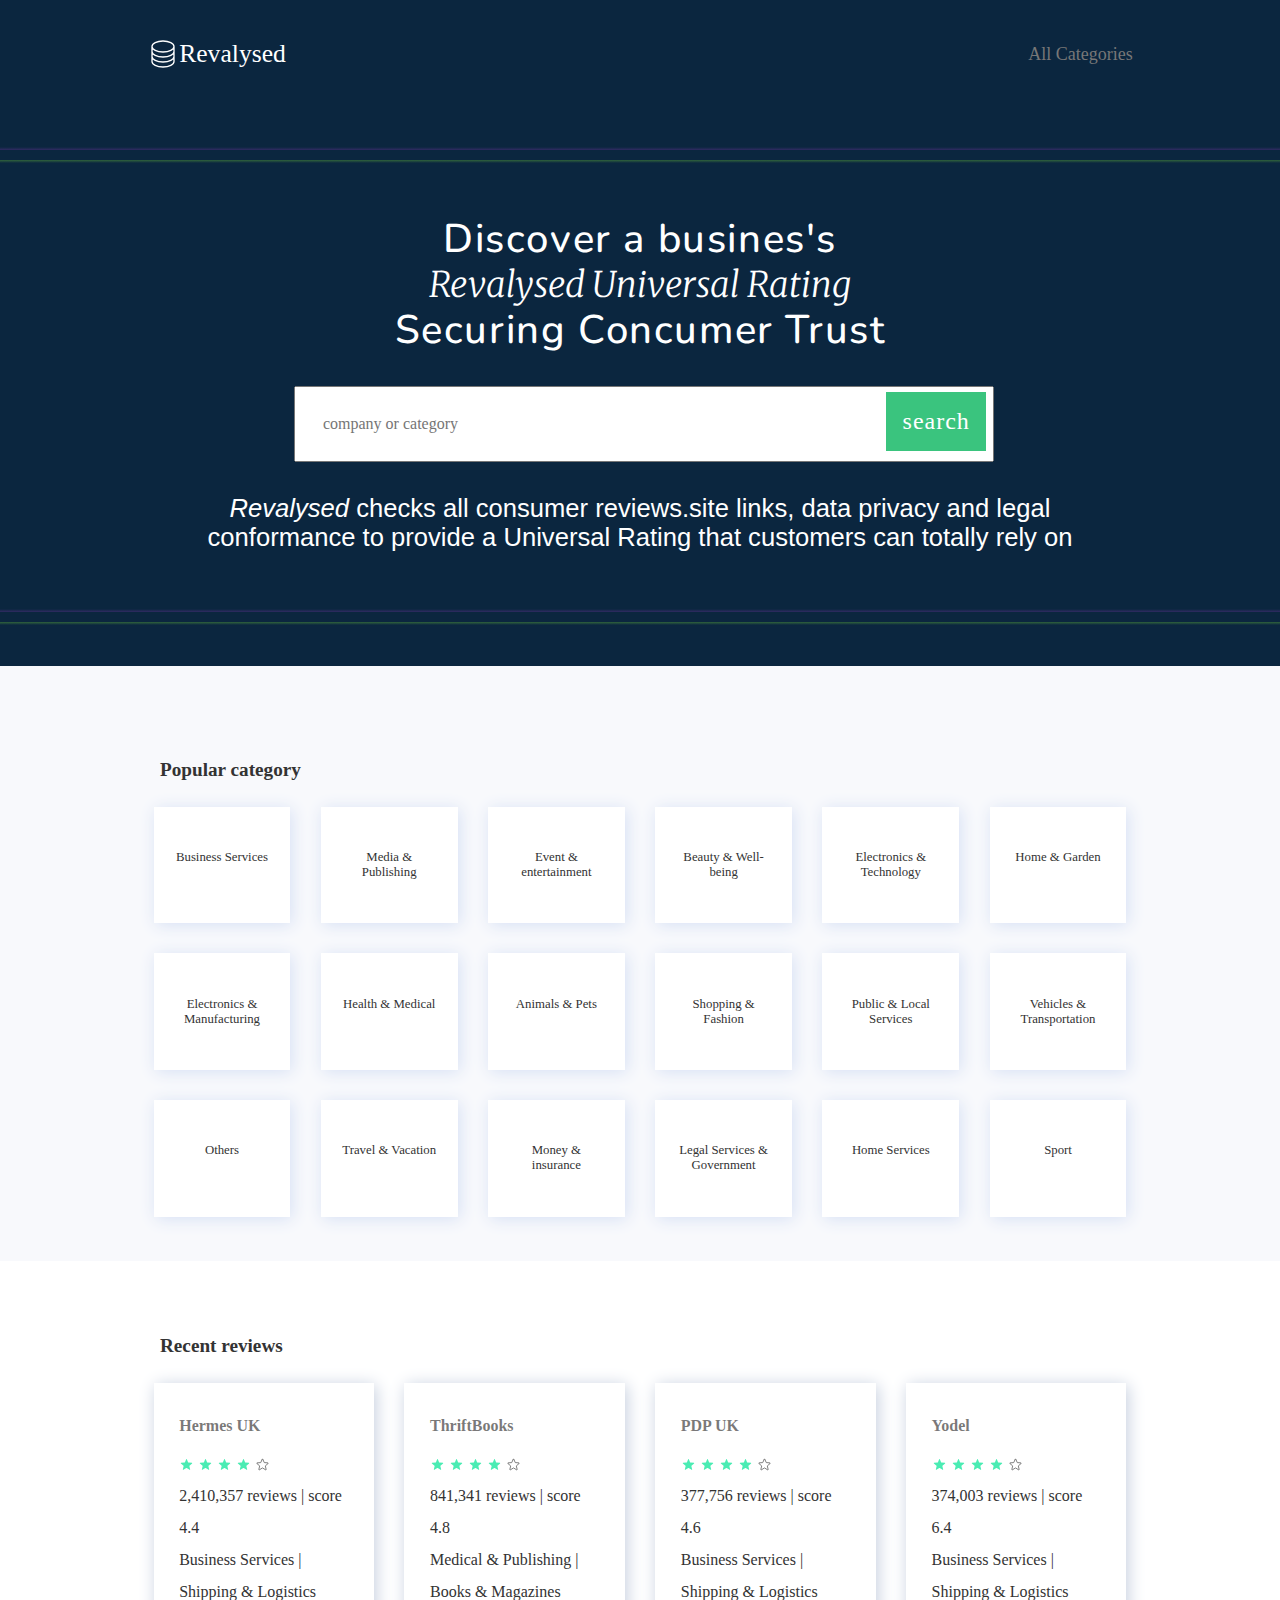
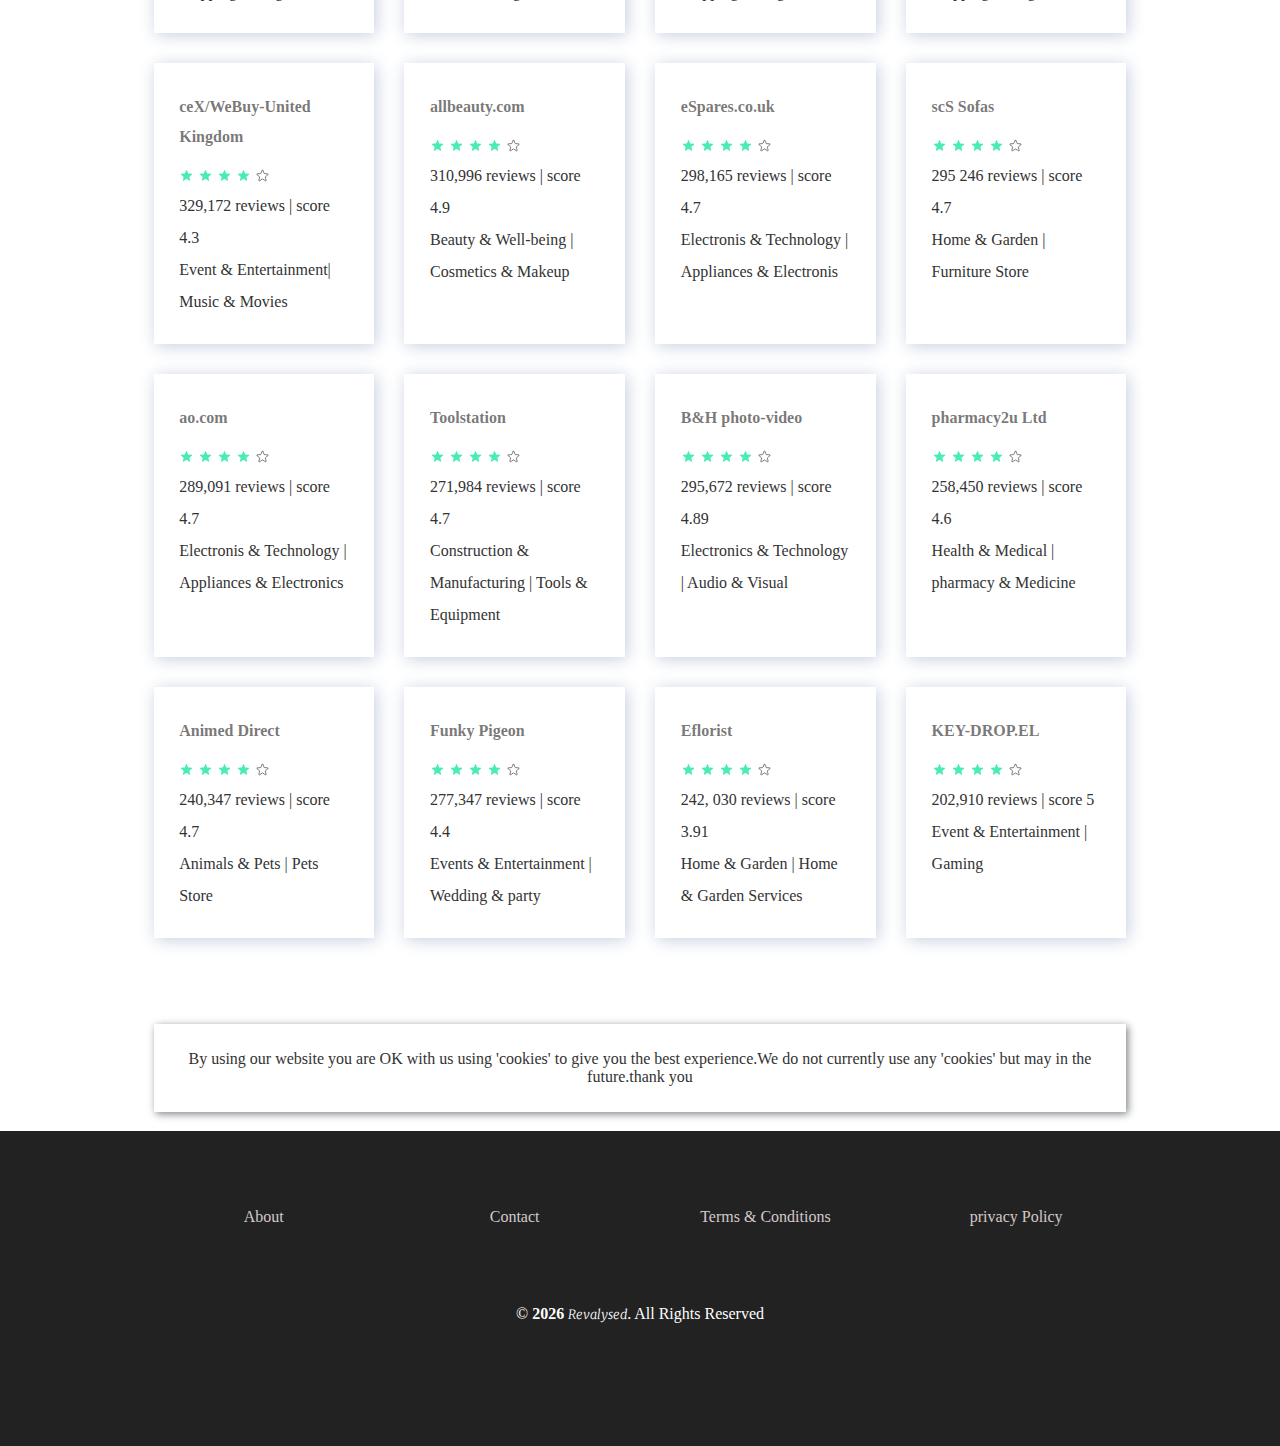
<file: index.html>
<!DOCTYPE html>
<html lang="en">
  <head>
    <meta charset="UTF-8" />
    <meta http-equiv="X-UA-Compatible" content="IE=edge" />
    <meta name="viewport" content="width=device-width, initial-scale=1.0" />
    <title>Revalysed</title>
    <link rel="preconnect" href="https://fonts.googleapis.com">
    <link rel="preconnect" href="https://fonts.gstatic.com" crossorigin>
    <link href="https://fonts.googleapis.com/css2?family=Merriweather:wght@300&family=Nunito:wght@400;500;600;700&family=Playfair+Display:wght@400;500;800&display=swap" rel="stylesheet">
    <link href="https://fonts.googleapis.com/css2?family=Nunito:wght@400;500;600;700&family=Playfair+Display:wght@400;500;800&display=swap" rel="stylesheet">
    <link
      href="https://fonts.googleapis.com/css2?family=Playfair+Display:wght@400;500;800&display=swap"
      rel="stylesheet"/>
    <link rel="stylesheet" href="Reuseable.css">
    <link rel="stylesheet" href="style.css" />
    <link rel="stylesheet" href="responsive.css">
   </head>
  <body>
    <!-- //////////////////////////////// -->
    <!-- SECTION 0NNE -->
    <!-- //////////////////////////////// -->
    <section class="section-one">
      <div class="banner">
        <nav class="nav">
          <div class="nav-items">
            <svg
              xmlns="http://www.w3.org/2000/svg"
              fill="none"
              viewBox="0 0 24 24"
              stroke="currentColor"
              class="logo-icon"
            >
              <path
                strokeLinecap="round"
                strokeLinejoin="round"
                d="M20.25 6.375c0 2.278-3.694 4.125-8.25 4.125S3.75 8.653 3.75 6.375m16.5 0c0-2.278-3.694-4.125-8.25-4.125S3.75 4.097 3.75 6.375m16.5 0v11.25c0 2.278-3.694 4.125-8.25 4.125s-8.25-1.847-8.25-4.125V6.375m16.5 0v3.75m-16.5-3.75v3.75m16.5 0v3.75C20.25 16.153 16.556 18 12 18s-8.25-1.847-8.25-4.125v-3.75m16.5 0c0 2.278-3.694 4.125-8.25 4.125s-8.25-1.847-8.25-4.125"
              />
            </svg>
            <a href="index.html">Revalysed</a>
          </div>
          <div class="nav-items">
            <a class="nav-content" href="All categories.html">All Categories</a>
          </div>
         <button class=" btn-mobile-nav">
          <svg xmlns="http://www.w3.org/2000/svg" fill="none"
           viewBox="0 0 24 24" stroke-width="1.5" stroke="currentColor" class="mobile-icon menu-outline">
            <path stroke-linecap="round" stroke-linejoin="round"
             d="M3.75 6.75h16.5M3.75 12h16.5m-16.5 5.25h16.5" />
              </svg>

              <!-- <svg xmlns="http://www.w3.org/2000/svg" fill="none" 
              viewBox="0 0 24 24" stroke-width="1.5" stroke="currentColor" class="mobile-icon close-outline">
             <path stroke-linecap="round" stroke-linejoin="round" d="M6 18L18 6M6 6l12 12" />
             </svg> -->
          </button> 
        </nav>
     
        <br />
        <br />
        <br />

        <div class="line-left l-margin">&nbsp;</div>
        <div class="line-right R-margin">&nbsp;</div>

        <div class="row row--top">
          <div class="col-3"></div>
          <div class="col-6">
            <p class="banner-text">
              Discover a busines's <br />
              <em>Revalysed Universal Rating</em> <br />
              Securing Concumer Trust
            </p>
          </div>
          <div class="col-3"></div>
        </div>
        <form class="search-form" action="#">
          <input
            type="search"
            name="search"
            id="search"
            placeholder="company or category"
          />
          <button class="btn btn-search" type="search">search</button>
        </form>

        <p class="text-banner">
          <em class="two"> Revalysed</em> checks all consumer reviews.site
          links, data privacy and legal <br />
          conformance to provide a Universal Rating that customers can totally
          rely on
        </p>

        <br />
        <br />
        <br />

        <div class="line-left l-margin">&nbsp;</div>
        <div class="line-right R-margin">&nbsp;</div>
      </div>
    </section>
    <!-- //////////////////////////////// -->
    <!--END SECTION 0NE -->
    <!-- //////////////////////////////// -->

    <!-- //////////////////////////////// -->
    <!--SECTION TWO -->
    <!-- //////////////////////////////// -->
    <section class="section-two">
      <div class="section-two-content">
        <h1 class="section-header">Popular category</h1>
        <div class="grid grid--6-col">
          <a class="popular-category-content" href="#"
            ><p>Business Services</p></a
          >
          <a class="popular-category-content" href="#"
            ><p>Media & Publishing</p></a
          >
          <a class="popular-category-content" href="#"
            ><p>Event & entertainment</p></a
          >
          <a class="popular-category-content" href="#"
            ><p>Beauty & Well-being</p></a
          >
          <a class="popular-category-content" href="#"
            ><p>Electronics & Technology</p></a
          >
          <a class="popular-category-content" href="#"><p>Home & Garden</p></a>

          <a class="popular-category-content" href="#"
            ><p>Electronics & Manufacturing</p></a
          >
          <a class="popular-category-content" href="#"
            ><p>Health & Medical</p></a
          >
          <a class="popular-category-content" href="#"><p>Animals & Pets</p></a>
          <a class="popular-category-content" href="#"
            ><p>Shopping & Fashion</p></a
          >
          <a class="popular-category-content" href="#"
            ><p>Public & Local Services</p></a
          >
          <a class="popular-category-content" href="#"
            ><p>Vehicles & Transportation</p></a
          >

          <a class="popular-category-content" href="#"><p>Others</p></a>
          <a class="popular-category-content" href="#"
            ><p>Travel & Vacation</p></a
          >
          <a class="popular-category-content" href="#"
            ><p>Money & insurance</p></a
          >
          <a class="popular-category-content" href="#"
            ><p>Legal Services & Government</p></a
          >
          <a class="popular-category-content" href="#"><p>Home Services</p></a>
          <a class="popular-category-content" href="#"><p>Sport</p></a>
        </div>
      </div>
    </section>
   

    <!-- //////////////////////////////// -->
    <!--SECTION THREE -->
    <!-- //////////////////////////////// -->
    <section class="section-three">
      <div class="section-three-content">
        <h1 class="section-header">Recent reviews</h1>
        <div class="grid grid--4-col">
          <a href="hermes-uk.html" class="recent-review-content">
            <strong>Hermes UK</strong>
            <div class="rate">
              <svg
                xmlns="http://www.w3.org/2000/svg"
                fill="none"
                viewBox="0 0 24 24"
                stroke="currentColor"
                class="rating-icons"
              >
                <path
                  strokeLinecap="round"
                  strokeLinejoin="round"
                  d="M11.48 3.499a.562.562 0 011.04 0l2.125 5.111a.563.563 0 00.475.345l5.518.442c.499.04.701.663.321.988l-4.204 3.602a.563.563 0 00-.182.557l1.285 5.385a.562.562 0 01-.84.61l-4.725-2.885a.563.563 0 00-.586 0L6.982 20.54a.562.562 0 01-.84-.61l1.285-5.386a.562.562 0 00-.182-.557l-4.204-3.602a.563.563 0 01.321-.988l5.518-.442a.563.563 0 00.475-.345L11.48 3.5z"
                />
              </svg>

              <svg
                xmlns="http://www.w3.org/2000/svg"
                fill="none"
                viewBox="0 0 24 24"
                stroke="currentColor"
                class="rating-icons"
              >
                <path
                  strokeLinecap="round"
                  strokeLinejoin="round"
                  d="M11.48 3.499a.562.562 0 011.04 0l2.125 5.111a.563.563 0 00.475.345l5.518.442c.499.04.701.663.321.988l-4.204 3.602a.563.563 0 00-.182.557l1.285 5.385a.562.562 0 01-.84.61l-4.725-2.885a.563.563 0 00-.586 0L6.982 20.54a.562.562 0 01-.84-.61l1.285-5.386a.562.562 0 00-.182-.557l-4.204-3.602a.563.563 0 01.321-.988l5.518-.442a.563.563 0 00.475-.345L11.48 3.5z"
                />
              </svg>

              <svg
                xmlns="http://www.w3.org/2000/svg"
                fill="none"
                viewBox="0 0 24 24"
                stroke="currentColor"
                class="rating-icons"
              >
                <path
                  strokeLinecap="round"
                  strokeLinejoin="round"
                  d="M11.48 3.499a.562.562 0 011.04 0l2.125 5.111a.563.563 0 00.475.345l5.518.442c.499.04.701.663.321.988l-4.204 3.602a.563.563 0 00-.182.557l1.285 5.385a.562.562 0 01-.84.61l-4.725-2.885a.563.563 0 00-.586 0L6.982 20.54a.562.562 0 01-.84-.61l1.285-5.386a.562.562 0 00-.182-.557l-4.204-3.602a.563.563 0 01.321-.988l5.518-.442a.563.563 0 00.475-.345L11.48 3.5z"
                />
              </svg>

              <svg
                xmlns="http://www.w3.org/2000/svg"
                fill="none"
                viewBox="0 0 24 24"
                stroke="currentColor"
                class="rating-icons"
              >
                <path
                  strokeLinecap="round"
                  strokeLinejoin="round"
                  d="M11.48 3.499a.562.562 0 011.04 0l2.125 5.111a.563.563 0 00.475.345l5.518.442c.499.04.701.663.321.988l-4.204 3.602a.563.563 0 00-.182.557l1.285 5.385a.562.562 0 01-.84.61l-4.725-2.885a.563.563 0 00-.586 0L6.982 20.54a.562.562 0 01-.84-.61l1.285-5.386a.562.562 0 00-.182-.557l-4.204-3.602a.563.563 0 01.321-.988l5.518-.442a.563.563 0 00.475-.345L11.48 3.5z"
                />
              </svg>

              <svg
                xmlns="http://www.w3.org/2000/svg"
                fill="none"
                viewBox="0 0 24 24"
                stroke="currentColor"
                class="rating-icons"
              >
                <path
                  strokeLinecap="round"
                  strokeLinejoin="round"
                  d="M11.48 3.499a.562.562 0 011.04 0l2.125 5.111a.563.563 0 00.475.345l5.518.442c.499.04.701.663.321.988l-4.204 3.602a.563.563 0 00-.182.557l1.285 5.385a.562.562 0 01-.84.61l-4.725-2.885a.563.563 0 00-.586 0L6.982 20.54a.562.562 0 01-.84-.61l1.285-5.386a.562.562 0 00-.182-.557l-4.204-3.602a.563.563 0 01.321-.988l5.518-.442a.563.563 0 00.475-.345L11.48 3.5z"
                />
              </svg>
            </div>
            <p>2,410,357 reviews &VerticalLine; score 4.4</p>
            <p>Business Services &VerticalLine; Shipping & Logistics</p>
          </a>

          <a href="thriftbooks.html" class="recent-review-content">
            <strong>ThriftBooks</strong>
            <div class="rate">
              <svg
                xmlns="http://www.w3.org/2000/svg"
                fill="none"
                viewBox="0 0 24 24"
                stroke="none"
                class="rating-icons"
              >
                <path
                  strokeLinecap="round"
                  strokeLinejoin="round"
                  d="M11.48 3.499a.562.562 0 011.04 0l2.125 5.111a.563.563 0 00.475.345l5.518.442c.499.04.701.663.321.988l-4.204 3.602a.563.563 0 00-.182.557l1.285 5.385a.562.562 0 01-.84.61l-4.725-2.885a.563.563 0 00-.586 0L6.982 20.54a.562.562 0 01-.84-.61l1.285-5.386a.562.562 0 00-.182-.557l-4.204-3.602a.563.563 0 01.321-.988l5.518-.442a.563.563 0 00.475-.345L11.48 3.5z"
                />
              </svg>

              <svg
                xmlns="http://www.w3.org/2000/svg"
                fill="none"
                viewBox="0 0 24 24"
                stroke="currentColor"
                class="rating-icons"
              >
                <path
                  strokeLinecap="round"
                  strokeLinejoin="round"
                  d="M11.48 3.499a.562.562 0 011.04 0l2.125 5.111a.563.563 0 00.475.345l5.518.442c.499.04.701.663.321.988l-4.204 3.602a.563.563 0 00-.182.557l1.285 5.385a.562.562 0 01-.84.61l-4.725-2.885a.563.563 0 00-.586 0L6.982 20.54a.562.562 0 01-.84-.61l1.285-5.386a.562.562 0 00-.182-.557l-4.204-3.602a.563.563 0 01.321-.988l5.518-.442a.563.563 0 00.475-.345L11.48 3.5z"
                />
              </svg>

              <svg
                xmlns="http://www.w3.org/2000/svg"
                fill="none"
                viewBox="0 0 24 24"
                stroke="currentColor"
                class="rating-icons"
              >
                <path
                  strokeLinecap="round"
                  strokeLinejoin="round"
                  d="M11.48 3.499a.562.562 0 011.04 0l2.125 5.111a.563.563 0 00.475.345l5.518.442c.499.04.701.663.321.988l-4.204 3.602a.563.563 0 00-.182.557l1.285 5.385a.562.562 0 01-.84.61l-4.725-2.885a.563.563 0 00-.586 0L6.982 20.54a.562.562 0 01-.84-.61l1.285-5.386a.562.562 0 00-.182-.557l-4.204-3.602a.563.563 0 01.321-.988l5.518-.442a.563.563 0 00.475-.345L11.48 3.5z"
                />
              </svg>

              <svg
                xmlns="http://www.w3.org/2000/svg"
                fill="none"
                viewBox="0 0 24 24"
                stroke="currentColor"
                class="rating-icons"
              >
                <path
                  strokeLinecap="round"
                  strokeLinejoin="round"
                  d="M11.48 3.499a.562.562 0 011.04 0l2.125 5.111a.563.563 0 00.475.345l5.518.442c.499.04.701.663.321.988l-4.204 3.602a.563.563 0 00-.182.557l1.285 5.385a.562.562 0 01-.84.61l-4.725-2.885a.563.563 0 00-.586 0L6.982 20.54a.562.562 0 01-.84-.61l1.285-5.386a.562.562 0 00-.182-.557l-4.204-3.602a.563.563 0 01.321-.988l5.518-.442a.563.563 0 00.475-.345L11.48 3.5z"
                />
              </svg>

              <svg
                xmlns="http://www.w3.org/2000/svg"
                fill="none"
                viewBox="0 0 24 24"
                stroke="currentColor"
                class="rating-icons"
              >
                <path
                  strokeLinecap="round"
                  strokeLinejoin="round"
                  d="M11.48 3.499a.562.562 0 011.04 0l2.125 5.111a.563.563 0 00.475.345l5.518.442c.499.04.701.663.321.988l-4.204 3.602a.563.563 0 00-.182.557l1.285 5.385a.562.562 0 01-.84.61l-4.725-2.885a.563.563 0 00-.586 0L6.982 20.54a.562.562 0 01-.84-.61l1.285-5.386a.562.562 0 00-.182-.557l-4.204-3.602a.563.563 0 01.321-.988l5.518-.442a.563.563 0 00.475-.345L11.48 3.5z"
                />
              </svg>
            </div>
            <p>841,341 reviews &VerticalLine; score 4.8</p>
            <p>Medical & Publishing &VerticalLine; Books & Magazines</p>
          </a>

          <a href="pdp-uk.html" class="recent-review-content">
            <strong>PDP UK</strong>
            <div class="rate">
              <svg
                xmlns="http://www.w3.org/2000/svg"
                fill="none"
                viewBox="0 0 24 24"
                stroke="currentColor"
                class="rating-icons"
              >
                <path
                  strokeLinecap="round"
                  strokeLinejoin="round"
                  d="M11.48 3.499a.562.562 0 011.04 0l2.125 5.111a.563.563 0 00.475.345l5.518.442c.499.04.701.663.321.988l-4.204 3.602a.563.563 0 00-.182.557l1.285 5.385a.562.562 0 01-.84.61l-4.725-2.885a.563.563 0 00-.586 0L6.982 20.54a.562.562 0 01-.84-.61l1.285-5.386a.562.562 0 00-.182-.557l-4.204-3.602a.563.563 0 01.321-.988l5.518-.442a.563.563 0 00.475-.345L11.48 3.5z"
                />
              </svg>

              <svg
                xmlns="http://www.w3.org/2000/svg"
                fill="none"
                viewBox="0 0 24 24"
                stroke="currentColor"
                class="rating-icons"
              >
                <path
                  strokeLinecap="round"
                  strokeLinejoin="round"
                  d="M11.48 3.499a.562.562 0 011.04 0l2.125 5.111a.563.563 0 00.475.345l5.518.442c.499.04.701.663.321.988l-4.204 3.602a.563.563 0 00-.182.557l1.285 5.385a.562.562 0 01-.84.61l-4.725-2.885a.563.563 0 00-.586 0L6.982 20.54a.562.562 0 01-.84-.61l1.285-5.386a.562.562 0 00-.182-.557l-4.204-3.602a.563.563 0 01.321-.988l5.518-.442a.563.563 0 00.475-.345L11.48 3.5z"
                />
              </svg>

              <svg
                xmlns="http://www.w3.org/2000/svg"
                fill="none"
                viewBox="0 0 24 24"
                stroke="currentColor"
                class="rating-icons"
              >
                <path
                  strokeLinecap="round"
                  strokeLinejoin="round"
                  d="M11.48 3.499a.562.562 0 011.04 0l2.125 5.111a.563.563 0 00.475.345l5.518.442c.499.04.701.663.321.988l-4.204 3.602a.563.563 0 00-.182.557l1.285 5.385a.562.562 0 01-.84.61l-4.725-2.885a.563.563 0 00-.586 0L6.982 20.54a.562.562 0 01-.84-.61l1.285-5.386a.562.562 0 00-.182-.557l-4.204-3.602a.563.563 0 01.321-.988l5.518-.442a.563.563 0 00.475-.345L11.48 3.5z"
                />
              </svg>

              <svg
                xmlns="http://www.w3.org/2000/svg"
                fill="none"
                viewBox="0 0 24 24"
                stroke="currentColor"
                class="rating-icons"
              >
                <path
                  strokeLinecap="round"
                  strokeLinejoin="round"
                  d="M11.48 3.499a.562.562 0 011.04 0l2.125 5.111a.563.563 0 00.475.345l5.518.442c.499.04.701.663.321.988l-4.204 3.602a.563.563 0 00-.182.557l1.285 5.385a.562.562 0 01-.84.61l-4.725-2.885a.563.563 0 00-.586 0L6.982 20.54a.562.562 0 01-.84-.61l1.285-5.386a.562.562 0 00-.182-.557l-4.204-3.602a.563.563 0 01.321-.988l5.518-.442a.563.563 0 00.475-.345L11.48 3.5z"
                />
              </svg>

              <svg
                xmlns="http://www.w3.org/2000/svg"
                fill="none"
                viewBox="0 0 24 24"
                stroke="currentColor"
                class="rating-icons"
              >
                <path
                  strokeLinecap="round"
                  strokeLinejoin="round"
                  d="M11.48 3.499a.562.562 0 011.04 0l2.125 5.111a.563.563 0 00.475.345l5.518.442c.499.04.701.663.321.988l-4.204 3.602a.563.563 0 00-.182.557l1.285 5.385a.562.562 0 01-.84.61l-4.725-2.885a.563.563 0 00-.586 0L6.982 20.54a.562.562 0 01-.84-.61l1.285-5.386a.562.562 0 00-.182-.557l-4.204-3.602a.563.563 0 01.321-.988l5.518-.442a.563.563 0 00.475-.345L11.48 3.5z"
                />
              </svg>
            </div>
            <p>377,756 reviews &VerticalLine; score 4.6</p>
            <p>Business Services &VerticalLine; Shipping & Logistics</p>
          </a>

          <a href="yodel.html" class="recent-review-content">
            <strong>Yodel</strong>
            <div class="rate">
              <svg
                xmlns="http://www.w3.org/2000/svg"
                fill="none"
                viewBox="0 0 24 24"
                stroke="currentColor"
                class="rating-icons"
              >
                <path
                  strokeLinecap="round"
                  strokeLinejoin="round"
                  d="M11.48 3.499a.562.562 0 011.04 0l2.125 5.111a.563.563 0 00.475.345l5.518.442c.499.04.701.663.321.988l-4.204 3.602a.563.563 0 00-.182.557l1.285 5.385a.562.562 0 01-.84.61l-4.725-2.885a.563.563 0 00-.586 0L6.982 20.54a.562.562 0 01-.84-.61l1.285-5.386a.562.562 0 00-.182-.557l-4.204-3.602a.563.563 0 01.321-.988l5.518-.442a.563.563 0 00.475-.345L11.48 3.5z"
                />
              </svg>

              <svg
                xmlns="http://www.w3.org/2000/svg"
                fill="none"
                viewBox="0 0 24 24"
                stroke="currentColor"
                class="rating-icons"
              >
                <path
                  strokeLinecap="round"
                  strokeLinejoin="round"
                  d="M11.48 3.499a.562.562 0 011.04 0l2.125 5.111a.563.563 0 00.475.345l5.518.442c.499.04.701.663.321.988l-4.204 3.602a.563.563 0 00-.182.557l1.285 5.385a.562.562 0 01-.84.61l-4.725-2.885a.563.563 0 00-.586 0L6.982 20.54a.562.562 0 01-.84-.61l1.285-5.386a.562.562 0 00-.182-.557l-4.204-3.602a.563.563 0 01.321-.988l5.518-.442a.563.563 0 00.475-.345L11.48 3.5z"
                />
              </svg>

              <svg
                xmlns="http://www.w3.org/2000/svg"
                fill="none"
                viewBox="0 0 24 24"
                stroke="currentColor"
                class="rating-icons"
              >
                <path
                  strokeLinecap="round"
                  strokeLinejoin="round"
                  d="M11.48 3.499a.562.562 0 011.04 0l2.125 5.111a.563.563 0 00.475.345l5.518.442c.499.04.701.663.321.988l-4.204 3.602a.563.563 0 00-.182.557l1.285 5.385a.562.562 0 01-.84.61l-4.725-2.885a.563.563 0 00-.586 0L6.982 20.54a.562.562 0 01-.84-.61l1.285-5.386a.562.562 0 00-.182-.557l-4.204-3.602a.563.563 0 01.321-.988l5.518-.442a.563.563 0 00.475-.345L11.48 3.5z"
                />
              </svg>

              <svg
                xmlns="http://www.w3.org/2000/svg"
                fill="none"
                viewBox="0 0 24 24"
                stroke="currentColor"
                class="rating-icons"
              >
                <path
                  strokeLinecap="round"
                  strokeLinejoin="round"
                  d="M11.48 3.499a.562.562 0 011.04 0l2.125 5.111a.563.563 0 00.475.345l5.518.442c.499.04.701.663.321.988l-4.204 3.602a.563.563 0 00-.182.557l1.285 5.385a.562.562 0 01-.84.61l-4.725-2.885a.563.563 0 00-.586 0L6.982 20.54a.562.562 0 01-.84-.61l1.285-5.386a.562.562 0 00-.182-.557l-4.204-3.602a.563.563 0 01.321-.988l5.518-.442a.563.563 0 00.475-.345L11.48 3.5z"
                />
              </svg>

              <svg
                xmlns="http://www.w3.org/2000/svg"
                fill="none"
                viewBox="0 0 24 24"
                stroke="currentColor"
                class="rating-icons"
              >
                <path
                  strokeLinecap="round"
                  strokeLinejoin="round"
                  d="M11.48 3.499a.562.562 0 011.04 0l2.125 5.111a.563.563 0 00.475.345l5.518.442c.499.04.701.663.321.988l-4.204 3.602a.563.563 0 00-.182.557l1.285 5.385a.562.562 0 01-.84.61l-4.725-2.885a.563.563 0 00-.586 0L6.982 20.54a.562.562 0 01-.84-.61l1.285-5.386a.562.562 0 00-.182-.557l-4.204-3.602a.563.563 0 01.321-.988l5.518-.442a.563.563 0 00.475-.345L11.48 3.5z"
                />
              </svg>
            </div>
            <p>374,003 reviews &VerticalLine; score 6.4</p>
            <p>Business Services &VerticalLine; Shipping & Logistics</p>
          </a>

          <a href="webuy-uk.html" class="recent-review-content">
            <strong>ceX/WeBuy-United Kingdom</strong>
            <div class="rate">
              <svg
                xmlns="http://www.w3.org/2000/svg"
                fill="none"
                viewBox="0 0 24 24"
                stroke="currentColor"
                class="rating-icons"
              >
                <path
                  strokeLinecap="round"
                  strokeLinejoin="round"
                  d="M11.48 3.499a.562.562 0 011.04 0l2.125 5.111a.563.563 0 00.475.345l5.518.442c.499.04.701.663.321.988l-4.204 3.602a.563.563 0 00-.182.557l1.285 5.385a.562.562 0 01-.84.61l-4.725-2.885a.563.563 0 00-.586 0L6.982 20.54a.562.562 0 01-.84-.61l1.285-5.386a.562.562 0 00-.182-.557l-4.204-3.602a.563.563 0 01.321-.988l5.518-.442a.563.563 0 00.475-.345L11.48 3.5z"
                />
              </svg>

              <svg
                xmlns="http://www.w3.org/2000/svg"
                fill="none"
                viewBox="0 0 24 24"
                stroke="currentColor"
                class="rating-icons"
              >
                <path
                  strokeLinecap="round"
                  strokeLinejoin="round"
                  d="M11.48 3.499a.562.562 0 011.04 0l2.125 5.111a.563.563 0 00.475.345l5.518.442c.499.04.701.663.321.988l-4.204 3.602a.563.563 0 00-.182.557l1.285 5.385a.562.562 0 01-.84.61l-4.725-2.885a.563.563 0 00-.586 0L6.982 20.54a.562.562 0 01-.84-.61l1.285-5.386a.562.562 0 00-.182-.557l-4.204-3.602a.563.563 0 01.321-.988l5.518-.442a.563.563 0 00.475-.345L11.48 3.5z"
                />
              </svg>

              <svg
                xmlns="http://www.w3.org/2000/svg"
                fill="none"
                viewBox="0 0 24 24"
                stroke="currentColor"
                class="rating-icons"
              >
                <path
                  strokeLinecap="round"
                  strokeLinejoin="round"
                  d="M11.48 3.499a.562.562 0 011.04 0l2.125 5.111a.563.563 0 00.475.345l5.518.442c.499.04.701.663.321.988l-4.204 3.602a.563.563 0 00-.182.557l1.285 5.385a.562.562 0 01-.84.61l-4.725-2.885a.563.563 0 00-.586 0L6.982 20.54a.562.562 0 01-.84-.61l1.285-5.386a.562.562 0 00-.182-.557l-4.204-3.602a.563.563 0 01.321-.988l5.518-.442a.563.563 0 00.475-.345L11.48 3.5z"
                />
              </svg>

              <svg
                xmlns="http://www.w3.org/2000/svg"
                fill="none"
                viewBox="0 0 24 24"
                stroke="currentColor"
                class="rating-icons"
              >
                <path
                  strokeLinecap="round"
                  strokeLinejoin="round"
                  d="M11.48 3.499a.562.562 0 011.04 0l2.125 5.111a.563.563 0 00.475.345l5.518.442c.499.04.701.663.321.988l-4.204 3.602a.563.563 0 00-.182.557l1.285 5.385a.562.562 0 01-.84.61l-4.725-2.885a.563.563 0 00-.586 0L6.982 20.54a.562.562 0 01-.84-.61l1.285-5.386a.562.562 0 00-.182-.557l-4.204-3.602a.563.563 0 01.321-.988l5.518-.442a.563.563 0 00.475-.345L11.48 3.5z"
                />
              </svg>

              <svg
                xmlns="http://www.w3.org/2000/svg"
                fill="none"
                viewBox="0 0 24 24"
                stroke="currentColor"
                class="rating-icons"
              >
                <path
                  strokeLinecap="round"
                  strokeLinejoin="round"
                  d="M11.48 3.499a.562.562 0 011.04 0l2.125 5.111a.563.563 0 00.475.345l5.518.442c.499.04.701.663.321.988l-4.204 3.602a.563.563 0 00-.182.557l1.285 5.385a.562.562 0 01-.84.61l-4.725-2.885a.563.563 0 00-.586 0L6.982 20.54a.562.562 0 01-.84-.61l1.285-5.386a.562.562 0 00-.182-.557l-4.204-3.602a.563.563 0 01.321-.988l5.518-.442a.563.563 0 00.475-.345L11.48 3.5z"
                />
              </svg>
            </div>
            <p>329,172 reviews &VerticalLine; score 4.3</p>
            <p>Event & Entertainment&VerticalLine; Music & Movies</p>
          </a>

          <a href="allbeauty.html" class="recent-review-content">
            <strong>allbeauty.com</strong>
            <div class="rate">
              <svg
                xmlns="http://www.w3.org/2000/svg"
                fill="none"
                viewBox="0 0 24 24"
                stroke="currentColor"
                class="rating-icons"
              >
                <path
                  strokeLinecap="round"
                  strokeLinejoin="round"
                  d="M11.48 3.499a.562.562 0 011.04 0l2.125 5.111a.563.563 0 00.475.345l5.518.442c.499.04.701.663.321.988l-4.204 3.602a.563.563 0 00-.182.557l1.285 5.385a.562.562 0 01-.84.61l-4.725-2.885a.563.563 0 00-.586 0L6.982 20.54a.562.562 0 01-.84-.61l1.285-5.386a.562.562 0 00-.182-.557l-4.204-3.602a.563.563 0 01.321-.988l5.518-.442a.563.563 0 00.475-.345L11.48 3.5z"
                />
              </svg>

              <svg
                xmlns="http://www.w3.org/2000/svg"
                fill="none"
                viewBox="0 0 24 24"
                stroke="currentColor"
                class="rating-icons"
              >
                <path
                  strokeLinecap="round"
                  strokeLinejoin="round"
                  d="M11.48 3.499a.562.562 0 011.04 0l2.125 5.111a.563.563 0 00.475.345l5.518.442c.499.04.701.663.321.988l-4.204 3.602a.563.563 0 00-.182.557l1.285 5.385a.562.562 0 01-.84.61l-4.725-2.885a.563.563 0 00-.586 0L6.982 20.54a.562.562 0 01-.84-.61l1.285-5.386a.562.562 0 00-.182-.557l-4.204-3.602a.563.563 0 01.321-.988l5.518-.442a.563.563 0 00.475-.345L11.48 3.5z"
                />
              </svg>

              <svg
                xmlns="http://www.w3.org/2000/svg"
                fill="none"
                viewBox="0 0 24 24"
                stroke="currentColor"
                class="rating-icons"
              >
                <path
                  strokeLinecap="round"
                  strokeLinejoin="round"
                  d="M11.48 3.499a.562.562 0 011.04 0l2.125 5.111a.563.563 0 00.475.345l5.518.442c.499.04.701.663.321.988l-4.204 3.602a.563.563 0 00-.182.557l1.285 5.385a.562.562 0 01-.84.61l-4.725-2.885a.563.563 0 00-.586 0L6.982 20.54a.562.562 0 01-.84-.61l1.285-5.386a.562.562 0 00-.182-.557l-4.204-3.602a.563.563 0 01.321-.988l5.518-.442a.563.563 0 00.475-.345L11.48 3.5z"
                />
              </svg>

              <svg
                xmlns="http://www.w3.org/2000/svg"
                fill="none"
                viewBox="0 0 24 24"
                stroke="currentColor"
                class="rating-icons"
              >
                <path
                  strokeLinecap="round"
                  strokeLinejoin="round"
                  d="M11.48 3.499a.562.562 0 011.04 0l2.125 5.111a.563.563 0 00.475.345l5.518.442c.499.04.701.663.321.988l-4.204 3.602a.563.563 0 00-.182.557l1.285 5.385a.562.562 0 01-.84.61l-4.725-2.885a.563.563 0 00-.586 0L6.982 20.54a.562.562 0 01-.84-.61l1.285-5.386a.562.562 0 00-.182-.557l-4.204-3.602a.563.563 0 01.321-.988l5.518-.442a.563.563 0 00.475-.345L11.48 3.5z"
                />
              </svg>

              <svg
                xmlns="http://www.w3.org/2000/svg"
                fill="none"
                viewBox="0 0 24 24"
                stroke="currentColor"
                class="rating-icons"
              >
                <path
                  strokeLinecap="round"
                  strokeLinejoin="round"
                  d="M11.48 3.499a.562.562 0 011.04 0l2.125 5.111a.563.563 0 00.475.345l5.518.442c.499.04.701.663.321.988l-4.204 3.602a.563.563 0 00-.182.557l1.285 5.385a.562.562 0 01-.84.61l-4.725-2.885a.563.563 0 00-.586 0L6.982 20.54a.562.562 0 01-.84-.61l1.285-5.386a.562.562 0 00-.182-.557l-4.204-3.602a.563.563 0 01.321-.988l5.518-.442a.563.563 0 00.475-.345L11.48 3.5z"
                />
              </svg>
            </div>
            <p>310,996 reviews &VerticalLine; score 4.9</p>
            <p>Beauty & Well-being &VerticalLine; Cosmetics & Makeup</p>
          </a>

          <a href="espares.html" class="recent-review-content">
            <strong>eSpares.co.uk</strong>
            <div class="rate">
              <svg
                xmlns="http://www.w3.org/2000/svg"
                fill="none"
                viewBox="0 0 24 24"
                stroke="currentColor"
                class="rating-icons"
              >
                <path
                  strokeLinecap="round"
                  strokeLinejoin="round"
                  d="M11.48 3.499a.562.562 0 011.04 0l2.125 5.111a.563.563 0 00.475.345l5.518.442c.499.04.701.663.321.988l-4.204 3.602a.563.563 0 00-.182.557l1.285 5.385a.562.562 0 01-.84.61l-4.725-2.885a.563.563 0 00-.586 0L6.982 20.54a.562.562 0 01-.84-.61l1.285-5.386a.562.562 0 00-.182-.557l-4.204-3.602a.563.563 0 01.321-.988l5.518-.442a.563.563 0 00.475-.345L11.48 3.5z"
                />
              </svg>

              <svg
                xmlns="http://www.w3.org/2000/svg"
                fill="none"
                viewBox="0 0 24 24"
                stroke="currentColor"
                class="rating-icons"
              >
                <path
                  strokeLinecap="round"
                  strokeLinejoin="round"
                  d="M11.48 3.499a.562.562 0 011.04 0l2.125 5.111a.563.563 0 00.475.345l5.518.442c.499.04.701.663.321.988l-4.204 3.602a.563.563 0 00-.182.557l1.285 5.385a.562.562 0 01-.84.61l-4.725-2.885a.563.563 0 00-.586 0L6.982 20.54a.562.562 0 01-.84-.61l1.285-5.386a.562.562 0 00-.182-.557l-4.204-3.602a.563.563 0 01.321-.988l5.518-.442a.563.563 0 00.475-.345L11.48 3.5z"
                />
              </svg>

              <svg
                xmlns="http://www.w3.org/2000/svg"
                fill="none"
                viewBox="0 0 24 24"
                stroke="currentColor"
                class="rating-icons"
              >
                <path
                  strokeLinecap="round"
                  strokeLinejoin="round"
                  d="M11.48 3.499a.562.562 0 011.04 0l2.125 5.111a.563.563 0 00.475.345l5.518.442c.499.04.701.663.321.988l-4.204 3.602a.563.563 0 00-.182.557l1.285 5.385a.562.562 0 01-.84.61l-4.725-2.885a.563.563 0 00-.586 0L6.982 20.54a.562.562 0 01-.84-.61l1.285-5.386a.562.562 0 00-.182-.557l-4.204-3.602a.563.563 0 01.321-.988l5.518-.442a.563.563 0 00.475-.345L11.48 3.5z"
                />
              </svg>

              <svg
                xmlns="http://www.w3.org/2000/svg"
                fill="none"
                viewBox="0 0 24 24"
                stroke="currentColor"
                class="rating-icons"
              >
                <path
                  strokeLinecap="round"
                  strokeLinejoin="round"
                  d="M11.48 3.499a.562.562 0 011.04 0l2.125 5.111a.563.563 0 00.475.345l5.518.442c.499.04.701.663.321.988l-4.204 3.602a.563.563 0 00-.182.557l1.285 5.385a.562.562 0 01-.84.61l-4.725-2.885a.563.563 0 00-.586 0L6.982 20.54a.562.562 0 01-.84-.61l1.285-5.386a.562.562 0 00-.182-.557l-4.204-3.602a.563.563 0 01.321-.988l5.518-.442a.563.563 0 00.475-.345L11.48 3.5z"
                />
              </svg>

              <svg
                xmlns="http://www.w3.org/2000/svg"
                fill="none"
                viewBox="0 0 24 24"
                stroke="currentColor"
                class="rating-icons"
              >
                <path
                  strokeLinecap="round"
                  strokeLinejoin="round"
                  d="M11.48 3.499a.562.562 0 011.04 0l2.125 5.111a.563.563 0 00.475.345l5.518.442c.499.04.701.663.321.988l-4.204 3.602a.563.563 0 00-.182.557l1.285 5.385a.562.562 0 01-.84.61l-4.725-2.885a.563.563 0 00-.586 0L6.982 20.54a.562.562 0 01-.84-.61l1.285-5.386a.562.562 0 00-.182-.557l-4.204-3.602a.563.563 0 01.321-.988l5.518-.442a.563.563 0 00.475-.345L11.48 3.5z"
                />
              </svg>
            </div>
            <p>298,165 reviews &VerticalLine; score 4.7</p>
            <p>Electronis & Technology &VerticalLine; Appliances & Electronis</p>
          </a>

          <a href="scs-sofas.html" class="recent-review-content">
            <strong>scS Sofas</strong>
            <div class="rate">
              <svg
                xmlns="http://www.w3.org/2000/svg"
                fill="none"
                viewBox="0 0 24 24"
                stroke="currentColor"
                class="rating-icons"
              >
                <path
                  strokeLinecap="round"
                  strokeLinejoin="round"
                  d="M11.48 3.499a.562.562 0 011.04 0l2.125 5.111a.563.563 0 00.475.345l5.518.442c.499.04.701.663.321.988l-4.204 3.602a.563.563 0 00-.182.557l1.285 5.385a.562.562 0 01-.84.61l-4.725-2.885a.563.563 0 00-.586 0L6.982 20.54a.562.562 0 01-.84-.61l1.285-5.386a.562.562 0 00-.182-.557l-4.204-3.602a.563.563 0 01.321-.988l5.518-.442a.563.563 0 00.475-.345L11.48 3.5z"
                />
              </svg>

              <svg
                xmlns="http://www.w3.org/2000/svg"
                fill="none"
                viewBox="0 0 24 24"
                stroke="currentColor"
                class="rating-icons"
              >
                <path
                  strokeLinecap="round"
                  strokeLinejoin="round"
                  d="M11.48 3.499a.562.562 0 011.04 0l2.125 5.111a.563.563 0 00.475.345l5.518.442c.499.04.701.663.321.988l-4.204 3.602a.563.563 0 00-.182.557l1.285 5.385a.562.562 0 01-.84.61l-4.725-2.885a.563.563 0 00-.586 0L6.982 20.54a.562.562 0 01-.84-.61l1.285-5.386a.562.562 0 00-.182-.557l-4.204-3.602a.563.563 0 01.321-.988l5.518-.442a.563.563 0 00.475-.345L11.48 3.5z"
                />
              </svg>

              <svg
                xmlns="http://www.w3.org/2000/svg"
                fill="none"
                viewBox="0 0 24 24"
                stroke="currentColor"
                class="rating-icons"
              >
                <path
                  strokeLinecap="round"
                  strokeLinejoin="round"
                  d="M11.48 3.499a.562.562 0 011.04 0l2.125 5.111a.563.563 0 00.475.345l5.518.442c.499.04.701.663.321.988l-4.204 3.602a.563.563 0 00-.182.557l1.285 5.385a.562.562 0 01-.84.61l-4.725-2.885a.563.563 0 00-.586 0L6.982 20.54a.562.562 0 01-.84-.61l1.285-5.386a.562.562 0 00-.182-.557l-4.204-3.602a.563.563 0 01.321-.988l5.518-.442a.563.563 0 00.475-.345L11.48 3.5z"
                />
              </svg>

              <svg
                xmlns="http://www.w3.org/2000/svg"
                fill="none"
                viewBox="0 0 24 24"
                stroke="currentColor"
                class="rating-icons"
              >
                <path
                  strokeLinecap="round"
                  strokeLinejoin="round"
                  d="M11.48 3.499a.562.562 0 011.04 0l2.125 5.111a.563.563 0 00.475.345l5.518.442c.499.04.701.663.321.988l-4.204 3.602a.563.563 0 00-.182.557l1.285 5.385a.562.562 0 01-.84.61l-4.725-2.885a.563.563 0 00-.586 0L6.982 20.54a.562.562 0 01-.84-.61l1.285-5.386a.562.562 0 00-.182-.557l-4.204-3.602a.563.563 0 01.321-.988l5.518-.442a.563.563 0 00.475-.345L11.48 3.5z"
                />
              </svg>

              <svg
                xmlns="http://www.w3.org/2000/svg"
                fill="none"
                viewBox="0 0 24 24"
                stroke="currentColor"
                class="rating-icons"
              >
                <path
                  strokeLinecap="round"
                  strokeLinejoin="round"
                  d="M11.48 3.499a.562.562 0 011.04 0l2.125 5.111a.563.563 0 00.475.345l5.518.442c.499.04.701.663.321.988l-4.204 3.602a.563.563 0 00-.182.557l1.285 5.385a.562.562 0 01-.84.61l-4.725-2.885a.563.563 0 00-.586 0L6.982 20.54a.562.562 0 01-.84-.61l1.285-5.386a.562.562 0 00-.182-.557l-4.204-3.602a.563.563 0 01.321-.988l5.518-.442a.563.563 0 00.475-.345L11.48 3.5z"
                />
              </svg>
            </div>
            <p>295 246 reviews &VerticalLine; score 4.7</p>
            <p>Home & Garden &VerticalLine; Furniture Store</p>
          </a>

          <a href="" class="recent-review-content">
            <strong>ao.com</strong>
            <div class="rate">
              <svg
                xmlns="http://www.w3.org/2000/svg"
                fill="none"
                viewBox="0 0 24 24"
                stroke="currentColor"
                class="rating-icons"
              >
                <path
                  strokeLinecap="round"
                  strokeLinejoin="round"
                  d="M11.48 3.499a.562.562 0 011.04 0l2.125 5.111a.563.563 0 00.475.345l5.518.442c.499.04.701.663.321.988l-4.204 3.602a.563.563 0 00-.182.557l1.285 5.385a.562.562 0 01-.84.61l-4.725-2.885a.563.563 0 00-.586 0L6.982 20.54a.562.562 0 01-.84-.61l1.285-5.386a.562.562 0 00-.182-.557l-4.204-3.602a.563.563 0 01.321-.988l5.518-.442a.563.563 0 00.475-.345L11.48 3.5z"
                />
              </svg>

              <svg
                xmlns="http://www.w3.org/2000/svg"
                fill="none"
                viewBox="0 0 24 24"
                stroke="currentColor"
                class="rating-icons"
              >
                <path
                  strokeLinecap="round"
                  strokeLinejoin="round"
                  d="M11.48 3.499a.562.562 0 011.04 0l2.125 5.111a.563.563 0 00.475.345l5.518.442c.499.04.701.663.321.988l-4.204 3.602a.563.563 0 00-.182.557l1.285 5.385a.562.562 0 01-.84.61l-4.725-2.885a.563.563 0 00-.586 0L6.982 20.54a.562.562 0 01-.84-.61l1.285-5.386a.562.562 0 00-.182-.557l-4.204-3.602a.563.563 0 01.321-.988l5.518-.442a.563.563 0 00.475-.345L11.48 3.5z"
                />
              </svg>

              <svg
                xmlns="http://www.w3.org/2000/svg"
                fill="none"
                viewBox="0 0 24 24"
                stroke="currentColor"
                class="rating-icons"
              >
                <path
                  strokeLinecap="round"
                  strokeLinejoin="round"
                  d="M11.48 3.499a.562.562 0 011.04 0l2.125 5.111a.563.563 0 00.475.345l5.518.442c.499.04.701.663.321.988l-4.204 3.602a.563.563 0 00-.182.557l1.285 5.385a.562.562 0 01-.84.61l-4.725-2.885a.563.563 0 00-.586 0L6.982 20.54a.562.562 0 01-.84-.61l1.285-5.386a.562.562 0 00-.182-.557l-4.204-3.602a.563.563 0 01.321-.988l5.518-.442a.563.563 0 00.475-.345L11.48 3.5z"
                />
              </svg>

              <svg
                xmlns="http://www.w3.org/2000/svg"
                fill="none"
                viewBox="0 0 24 24"
                stroke="currentColor"
                class="rating-icons"
              >
                <path
                  strokeLinecap="round"
                  strokeLinejoin="round"
                  d="M11.48 3.499a.562.562 0 011.04 0l2.125 5.111a.563.563 0 00.475.345l5.518.442c.499.04.701.663.321.988l-4.204 3.602a.563.563 0 00-.182.557l1.285 5.385a.562.562 0 01-.84.61l-4.725-2.885a.563.563 0 00-.586 0L6.982 20.54a.562.562 0 01-.84-.61l1.285-5.386a.562.562 0 00-.182-.557l-4.204-3.602a.563.563 0 01.321-.988l5.518-.442a.563.563 0 00.475-.345L11.48 3.5z"
                />
              </svg>

              <svg
                xmlns="http://www.w3.org/2000/svg"
                fill="none"
                viewBox="0 0 24 24"
                stroke="currentColor"
                class="rating-icons"
              >
                <path
                  strokeLinecap="round"
                  strokeLinejoin="round"
                  d="M11.48 3.499a.562.562 0 011.04 0l2.125 5.111a.563.563 0 00.475.345l5.518.442c.499.04.701.663.321.988l-4.204 3.602a.563.563 0 00-.182.557l1.285 5.385a.562.562 0 01-.84.61l-4.725-2.885a.563.563 0 00-.586 0L6.982 20.54a.562.562 0 01-.84-.61l1.285-5.386a.562.562 0 00-.182-.557l-4.204-3.602a.563.563 0 01.321-.988l5.518-.442a.563.563 0 00.475-.345L11.48 3.5z"
                />
              </svg>
            </div>
            <p>289,091 reviews &VerticalLine; score 4.7</p>
            <p>Electronis & Technology &VerticalLine; Appliances & Electronics</p>
          </a>

          <a href="" class="recent-review-content">
            <strong>Toolstation</strong>
            <div class="rate">
              <svg
                xmlns="http://www.w3.org/2000/svg"
                fill="none"
                viewBox="0 0 24 24"
                stroke="currentColor"
                class="rating-icons"
              >
                <path
                  strokeLinecap="round"
                  strokeLinejoin="round"
                  d="M11.48 3.499a.562.562 0 011.04 0l2.125 5.111a.563.563 0 00.475.345l5.518.442c.499.04.701.663.321.988l-4.204 3.602a.563.563 0 00-.182.557l1.285 5.385a.562.562 0 01-.84.61l-4.725-2.885a.563.563 0 00-.586 0L6.982 20.54a.562.562 0 01-.84-.61l1.285-5.386a.562.562 0 00-.182-.557l-4.204-3.602a.563.563 0 01.321-.988l5.518-.442a.563.563 0 00.475-.345L11.48 3.5z"
                />
              </svg>

              <svg
                xmlns="http://www.w3.org/2000/svg"
                fill="none"
                viewBox="0 0 24 24"
                stroke="currentColor"
                class="rating-icons"
              >
                <path
                  strokeLinecap="round"
                  strokeLinejoin="round"
                  d="M11.48 3.499a.562.562 0 011.04 0l2.125 5.111a.563.563 0 00.475.345l5.518.442c.499.04.701.663.321.988l-4.204 3.602a.563.563 0 00-.182.557l1.285 5.385a.562.562 0 01-.84.61l-4.725-2.885a.563.563 0 00-.586 0L6.982 20.54a.562.562 0 01-.84-.61l1.285-5.386a.562.562 0 00-.182-.557l-4.204-3.602a.563.563 0 01.321-.988l5.518-.442a.563.563 0 00.475-.345L11.48 3.5z"
                />
              </svg>

              <svg
                xmlns="http://www.w3.org/2000/svg"
                fill="none"
                viewBox="0 0 24 24"
                stroke="currentColor"
                class="rating-icons"
              >
                <path
                  strokeLinecap="round"
                  strokeLinejoin="round"
                  d="M11.48 3.499a.562.562 0 011.04 0l2.125 5.111a.563.563 0 00.475.345l5.518.442c.499.04.701.663.321.988l-4.204 3.602a.563.563 0 00-.182.557l1.285 5.385a.562.562 0 01-.84.61l-4.725-2.885a.563.563 0 00-.586 0L6.982 20.54a.562.562 0 01-.84-.61l1.285-5.386a.562.562 0 00-.182-.557l-4.204-3.602a.563.563 0 01.321-.988l5.518-.442a.563.563 0 00.475-.345L11.48 3.5z"
                />
              </svg>

              <svg
                xmlns="http://www.w3.org/2000/svg"
                fill="none"
                viewBox="0 0 24 24"
                stroke="currentColor"
                class="rating-icons"
              >
                <path
                  strokeLinecap="round"
                  strokeLinejoin="round"
                  d="M11.48 3.499a.562.562 0 011.04 0l2.125 5.111a.563.563 0 00.475.345l5.518.442c.499.04.701.663.321.988l-4.204 3.602a.563.563 0 00-.182.557l1.285 5.385a.562.562 0 01-.84.61l-4.725-2.885a.563.563 0 00-.586 0L6.982 20.54a.562.562 0 01-.84-.61l1.285-5.386a.562.562 0 00-.182-.557l-4.204-3.602a.563.563 0 01.321-.988l5.518-.442a.563.563 0 00.475-.345L11.48 3.5z"
                />
              </svg>

              <svg
                xmlns="http://www.w3.org/2000/svg"
                fill="none"
                viewBox="0 0 24 24"
                stroke="currentColor"
                class="rating-icons"
              >
                <path
                  strokeLinecap="round"
                  strokeLinejoin="round"
                  d="M11.48 3.499a.562.562 0 011.04 0l2.125 5.111a.563.563 0 00.475.345l5.518.442c.499.04.701.663.321.988l-4.204 3.602a.563.563 0 00-.182.557l1.285 5.385a.562.562 0 01-.84.61l-4.725-2.885a.563.563 0 00-.586 0L6.982 20.54a.562.562 0 01-.84-.61l1.285-5.386a.562.562 0 00-.182-.557l-4.204-3.602a.563.563 0 01.321-.988l5.518-.442a.563.563 0 00.475-.345L11.48 3.5z"
                />
              </svg>
            </div>
            <p>271,984 reviews &VerticalLine; score 4.7</p>
            <p>Construction & Manufacturing &VerticalLine; Tools & Equipment</p>
          </a>

          <a href="" class="recent-review-content">
            <strong>B&H photo-video</strong>
            <div class="rate">
              <svg
                xmlns="http://www.w3.org/2000/svg"
                fill="none"
                viewBox="0 0 24 24"
                stroke="currentColor"
                class="rating-icons"
              >
                <path
                  strokeLinecap="round"
                  strokeLinejoin="round"
                  d="M11.48 3.499a.562.562 0 011.04 0l2.125 5.111a.563.563 0 00.475.345l5.518.442c.499.04.701.663.321.988l-4.204 3.602a.563.563 0 00-.182.557l1.285 5.385a.562.562 0 01-.84.61l-4.725-2.885a.563.563 0 00-.586 0L6.982 20.54a.562.562 0 01-.84-.61l1.285-5.386a.562.562 0 00-.182-.557l-4.204-3.602a.563.563 0 01.321-.988l5.518-.442a.563.563 0 00.475-.345L11.48 3.5z"
                />
              </svg>

              <svg
                xmlns="http://www.w3.org/2000/svg"
                fill="none"
                viewBox="0 0 24 24"
                stroke="currentColor"
                class="rating-icons"
              >
                <path
                  strokeLinecap="round"
                  strokeLinejoin="round"
                  d="M11.48 3.499a.562.562 0 011.04 0l2.125 5.111a.563.563 0 00.475.345l5.518.442c.499.04.701.663.321.988l-4.204 3.602a.563.563 0 00-.182.557l1.285 5.385a.562.562 0 01-.84.61l-4.725-2.885a.563.563 0 00-.586 0L6.982 20.54a.562.562 0 01-.84-.61l1.285-5.386a.562.562 0 00-.182-.557l-4.204-3.602a.563.563 0 01.321-.988l5.518-.442a.563.563 0 00.475-.345L11.48 3.5z"
                />
              </svg>

              <svg
                xmlns="http://www.w3.org/2000/svg"
                fill="none"
                viewBox="0 0 24 24"
                stroke="currentColor"
                class="rating-icons"
              >
                <path
                  strokeLinecap="round"
                  strokeLinejoin="round"
                  d="M11.48 3.499a.562.562 0 011.04 0l2.125 5.111a.563.563 0 00.475.345l5.518.442c.499.04.701.663.321.988l-4.204 3.602a.563.563 0 00-.182.557l1.285 5.385a.562.562 0 01-.84.61l-4.725-2.885a.563.563 0 00-.586 0L6.982 20.54a.562.562 0 01-.84-.61l1.285-5.386a.562.562 0 00-.182-.557l-4.204-3.602a.563.563 0 01.321-.988l5.518-.442a.563.563 0 00.475-.345L11.48 3.5z"
                />
              </svg>

              <svg
                xmlns="http://www.w3.org/2000/svg"
                fill="none"
                viewBox="0 0 24 24"
                stroke="currentColor"
                class="rating-icons"
              >
                <path
                  strokeLinecap="round"
                  strokeLinejoin="round"
                  d="M11.48 3.499a.562.562 0 011.04 0l2.125 5.111a.563.563 0 00.475.345l5.518.442c.499.04.701.663.321.988l-4.204 3.602a.563.563 0 00-.182.557l1.285 5.385a.562.562 0 01-.84.61l-4.725-2.885a.563.563 0 00-.586 0L6.982 20.54a.562.562 0 01-.84-.61l1.285-5.386a.562.562 0 00-.182-.557l-4.204-3.602a.563.563 0 01.321-.988l5.518-.442a.563.563 0 00.475-.345L11.48 3.5z"
                />
              </svg>

              <svg
                xmlns="http://www.w3.org/2000/svg"
                fill="none"
                viewBox="0 0 24 24"
                stroke="currentColor"
                class="rating-icons"
              >
                <path
                  strokeLinecap="round"
                  strokeLinejoin="round"
                  d="M11.48 3.499a.562.562 0 011.04 0l2.125 5.111a.563.563 0 00.475.345l5.518.442c.499.04.701.663.321.988l-4.204 3.602a.563.563 0 00-.182.557l1.285 5.385a.562.562 0 01-.84.61l-4.725-2.885a.563.563 0 00-.586 0L6.982 20.54a.562.562 0 01-.84-.61l1.285-5.386a.562.562 0 00-.182-.557l-4.204-3.602a.563.563 0 01.321-.988l5.518-.442a.563.563 0 00.475-.345L11.48 3.5z"
                />
              </svg>
            </div>
            <p>295,672 reviews &VerticalLine; score 4.89</p>
            <p>Electronics & Technology &VerticalLine; Audio & Visual</p>
          </a>

          <a href="" class="recent-review-content">
            <strong>pharmacy2u Ltd</strong>
            <div class="rate">
              <svg
                xmlns="http://www.w3.org/2000/svg"
                fill="none"
                viewBox="0 0 24 24"
                stroke="currentColor"
                class="rating-icons"
              >
                <path
                  strokeLinecap="round"
                  strokeLinejoin="round"
                  d="M11.48 3.499a.562.562 0 011.04 0l2.125 5.111a.563.563 0 00.475.345l5.518.442c.499.04.701.663.321.988l-4.204 3.602a.563.563 0 00-.182.557l1.285 5.385a.562.562 0 01-.84.61l-4.725-2.885a.563.563 0 00-.586 0L6.982 20.54a.562.562 0 01-.84-.61l1.285-5.386a.562.562 0 00-.182-.557l-4.204-3.602a.563.563 0 01.321-.988l5.518-.442a.563.563 0 00.475-.345L11.48 3.5z"
                />
              </svg>

              <svg
                xmlns="http://www.w3.org/2000/svg"
                fill="none"
                viewBox="0 0 24 24"
                stroke="currentColor"
                class="rating-icons"
              >
                <path
                  strokeLinecap="round"
                  strokeLinejoin="round"
                  d="M11.48 3.499a.562.562 0 011.04 0l2.125 5.111a.563.563 0 00.475.345l5.518.442c.499.04.701.663.321.988l-4.204 3.602a.563.563 0 00-.182.557l1.285 5.385a.562.562 0 01-.84.61l-4.725-2.885a.563.563 0 00-.586 0L6.982 20.54a.562.562 0 01-.84-.61l1.285-5.386a.562.562 0 00-.182-.557l-4.204-3.602a.563.563 0 01.321-.988l5.518-.442a.563.563 0 00.475-.345L11.48 3.5z"
                />
              </svg>

              <svg
                xmlns="http://www.w3.org/2000/svg"
                fill="none"
                viewBox="0 0 24 24"
                stroke="currentColor"
                class="rating-icons"
              >
                <path
                  strokeLinecap="round"
                  strokeLinejoin="round"
                  d="M11.48 3.499a.562.562 0 011.04 0l2.125 5.111a.563.563 0 00.475.345l5.518.442c.499.04.701.663.321.988l-4.204 3.602a.563.563 0 00-.182.557l1.285 5.385a.562.562 0 01-.84.61l-4.725-2.885a.563.563 0 00-.586 0L6.982 20.54a.562.562 0 01-.84-.61l1.285-5.386a.562.562 0 00-.182-.557l-4.204-3.602a.563.563 0 01.321-.988l5.518-.442a.563.563 0 00.475-.345L11.48 3.5z"
                />
              </svg>

              <svg
                xmlns="http://www.w3.org/2000/svg"
                fill="none"
                viewBox="0 0 24 24"
                stroke="currentColor"
                class="rating-icons"
              >
                <path
                  strokeLinecap="round"
                  strokeLinejoin="round"
                  d="M11.48 3.499a.562.562 0 011.04 0l2.125 5.111a.563.563 0 00.475.345l5.518.442c.499.04.701.663.321.988l-4.204 3.602a.563.563 0 00-.182.557l1.285 5.385a.562.562 0 01-.84.61l-4.725-2.885a.563.563 0 00-.586 0L6.982 20.54a.562.562 0 01-.84-.61l1.285-5.386a.562.562 0 00-.182-.557l-4.204-3.602a.563.563 0 01.321-.988l5.518-.442a.563.563 0 00.475-.345L11.48 3.5z"
                />
              </svg>

              <svg
                xmlns="http://www.w3.org/2000/svg"
                fill="none"
                viewBox="0 0 24 24"
                stroke="currentColor"
                class="rating-icons"
              >
                <path
                  strokeLinecap="round"
                  strokeLinejoin="round"
                  d="M11.48 3.499a.562.562 0 011.04 0l2.125 5.111a.563.563 0 00.475.345l5.518.442c.499.04.701.663.321.988l-4.204 3.602a.563.563 0 00-.182.557l1.285 5.385a.562.562 0 01-.84.61l-4.725-2.885a.563.563 0 00-.586 0L6.982 20.54a.562.562 0 01-.84-.61l1.285-5.386a.562.562 0 00-.182-.557l-4.204-3.602a.563.563 0 01.321-.988l5.518-.442a.563.563 0 00.475-.345L11.48 3.5z"
                />
              </svg>
            </div>
            <p>258,450 reviews &VerticalLine; score 4.6</p>
            <p>Health & Medical &VerticalLine; pharmacy & Medicine</p>
          </a>

          <a href="" class="recent-review-content">
            <strong>Animed Direct</strong>
            <div class="rate">
              <svg
                xmlns="http://www.w3.org/2000/svg"
                fill="none"
                viewBox="0 0 24 24"
                stroke="currentColor"
                class="rating-icons"
              >
                <path
                  strokeLinecap="round"
                  strokeLinejoin="round"
                  d="M11.48 3.499a.562.562 0 011.04 0l2.125 5.111a.563.563 0 00.475.345l5.518.442c.499.04.701.663.321.988l-4.204 3.602a.563.563 0 00-.182.557l1.285 5.385a.562.562 0 01-.84.61l-4.725-2.885a.563.563 0 00-.586 0L6.982 20.54a.562.562 0 01-.84-.61l1.285-5.386a.562.562 0 00-.182-.557l-4.204-3.602a.563.563 0 01.321-.988l5.518-.442a.563.563 0 00.475-.345L11.48 3.5z"
                />
              </svg>

              <svg
                xmlns="http://www.w3.org/2000/svg"
                fill="none"
                viewBox="0 0 24 24"
                stroke="currentColor"
                class="rating-icons"
              >
                <path
                  strokeLinecap="round"
                  strokeLinejoin="round"
                  d="M11.48 3.499a.562.562 0 011.04 0l2.125 5.111a.563.563 0 00.475.345l5.518.442c.499.04.701.663.321.988l-4.204 3.602a.563.563 0 00-.182.557l1.285 5.385a.562.562 0 01-.84.61l-4.725-2.885a.563.563 0 00-.586 0L6.982 20.54a.562.562 0 01-.84-.61l1.285-5.386a.562.562 0 00-.182-.557l-4.204-3.602a.563.563 0 01.321-.988l5.518-.442a.563.563 0 00.475-.345L11.48 3.5z"
                />
              </svg>

              <svg
                xmlns="http://www.w3.org/2000/svg"
                fill="none"
                viewBox="0 0 24 24"
                stroke="currentColor"
                class="rating-icons"
              >
                <path
                  strokeLinecap="round"
                  strokeLinejoin="round"
                  d="M11.48 3.499a.562.562 0 011.04 0l2.125 5.111a.563.563 0 00.475.345l5.518.442c.499.04.701.663.321.988l-4.204 3.602a.563.563 0 00-.182.557l1.285 5.385a.562.562 0 01-.84.61l-4.725-2.885a.563.563 0 00-.586 0L6.982 20.54a.562.562 0 01-.84-.61l1.285-5.386a.562.562 0 00-.182-.557l-4.204-3.602a.563.563 0 01.321-.988l5.518-.442a.563.563 0 00.475-.345L11.48 3.5z"
                />
              </svg>

              <svg
                xmlns="http://www.w3.org/2000/svg"
                fill="none"
                viewBox="0 0 24 24"
                stroke="currentColor"
                class="rating-icons"
              >
                <path
                  strokeLinecap="round"
                  strokeLinejoin="round"
                  d="M11.48 3.499a.562.562 0 011.04 0l2.125 5.111a.563.563 0 00.475.345l5.518.442c.499.04.701.663.321.988l-4.204 3.602a.563.563 0 00-.182.557l1.285 5.385a.562.562 0 01-.84.61l-4.725-2.885a.563.563 0 00-.586 0L6.982 20.54a.562.562 0 01-.84-.61l1.285-5.386a.562.562 0 00-.182-.557l-4.204-3.602a.563.563 0 01.321-.988l5.518-.442a.563.563 0 00.475-.345L11.48 3.5z"
                />
              </svg>

              <svg
                xmlns="http://www.w3.org/2000/svg"
                fill="none"
                viewBox="0 0 24 24"
                stroke="currentColor"
                class="rating-icons"
              >
                <path
                  strokeLinecap="round"
                  strokeLinejoin="round"
                  d="M11.48 3.499a.562.562 0 011.04 0l2.125 5.111a.563.563 0 00.475.345l5.518.442c.499.04.701.663.321.988l-4.204 3.602a.563.563 0 00-.182.557l1.285 5.385a.562.562 0 01-.84.61l-4.725-2.885a.563.563 0 00-.586 0L6.982 20.54a.562.562 0 01-.84-.61l1.285-5.386a.562.562 0 00-.182-.557l-4.204-3.602a.563.563 0 01.321-.988l5.518-.442a.563.563 0 00.475-.345L11.48 3.5z"
                />
              </svg>
            </div>
            <p>240,347 reviews &VerticalLine; score 4.7</p>
            <p>Animals & Pets &VerticalLine; Pets Store</p>
          </a>

          <a href="#" class="recent-review-content">
            <strong>Funky Pigeon</strong>
            <div class="rate">
              <svg
                xmlns="http://www.w3.org/2000/svg"
                fill="none"
                viewBox="0 0 24 24"
                stroke="currentColor"
                class="rating-icons"
              >
                <path
                  strokeLinecap="round"
                  strokeLinejoin="round"
                  d="M11.48 3.499a.562.562 0 011.04 0l2.125 5.111a.563.563 0 00.475.345l5.518.442c.499.04.701.663.321.988l-4.204 3.602a.563.563 0 00-.182.557l1.285 5.385a.562.562 0 01-.84.61l-4.725-2.885a.563.563 0 00-.586 0L6.982 20.54a.562.562 0 01-.84-.61l1.285-5.386a.562.562 0 00-.182-.557l-4.204-3.602a.563.563 0 01.321-.988l5.518-.442a.563.563 0 00.475-.345L11.48 3.5z"
                />
              </svg>

              <svg
                xmlns="http://www.w3.org/2000/svg"
                fill="none"
                viewBox="0 0 24 24"
                stroke="currentColor"
                class="rating-icons"
              >
                <path
                  strokeLinecap="round"
                  strokeLinejoin="round"
                  d="M11.48 3.499a.562.562 0 011.04 0l2.125 5.111a.563.563 0 00.475.345l5.518.442c.499.04.701.663.321.988l-4.204 3.602a.563.563 0 00-.182.557l1.285 5.385a.562.562 0 01-.84.61l-4.725-2.885a.563.563 0 00-.586 0L6.982 20.54a.562.562 0 01-.84-.61l1.285-5.386a.562.562 0 00-.182-.557l-4.204-3.602a.563.563 0 01.321-.988l5.518-.442a.563.563 0 00.475-.345L11.48 3.5z"
                />
              </svg>

              <svg
                xmlns="http://www.w3.org/2000/svg"
                fill="none"
                viewBox="0 0 24 24"
                stroke="currentColor"
                class="rating-icons"
              >
                <path
                  strokeLinecap="round"
                  strokeLinejoin="round"
                  d="M11.48 3.499a.562.562 0 011.04 0l2.125 5.111a.563.563 0 00.475.345l5.518.442c.499.04.701.663.321.988l-4.204 3.602a.563.563 0 00-.182.557l1.285 5.385a.562.562 0 01-.84.61l-4.725-2.885a.563.563 0 00-.586 0L6.982 20.54a.562.562 0 01-.84-.61l1.285-5.386a.562.562 0 00-.182-.557l-4.204-3.602a.563.563 0 01.321-.988l5.518-.442a.563.563 0 00.475-.345L11.48 3.5z"
                />
              </svg>

              <svg
                xmlns="http://www.w3.org/2000/svg"
                fill="none"
                viewBox="0 0 24 24"
                stroke="currentColor"
                class="rating-icons"
              >
                <path
                  strokeLinecap="round"
                  strokeLinejoin="round"
                  d="M11.48 3.499a.562.562 0 011.04 0l2.125 5.111a.563.563 0 00.475.345l5.518.442c.499.04.701.663.321.988l-4.204 3.602a.563.563 0 00-.182.557l1.285 5.385a.562.562 0 01-.84.61l-4.725-2.885a.563.563 0 00-.586 0L6.982 20.54a.562.562 0 01-.84-.61l1.285-5.386a.562.562 0 00-.182-.557l-4.204-3.602a.563.563 0 01.321-.988l5.518-.442a.563.563 0 00.475-.345L11.48 3.5z"
                />
              </svg>

              <svg
                xmlns="http://www.w3.org/2000/svg"
                fill="none"
                viewBox="0 0 24 24"
                stroke="currentColor"
                class="rating-icons"
              >
                <path
                  strokeLinecap="round"
                  strokeLinejoin="round"
                  d="M11.48 3.499a.562.562 0 011.04 0l2.125 5.111a.563.563 0 00.475.345l5.518.442c.499.04.701.663.321.988l-4.204 3.602a.563.563 0 00-.182.557l1.285 5.385a.562.562 0 01-.84.61l-4.725-2.885a.563.563 0 00-.586 0L6.982 20.54a.562.562 0 01-.84-.61l1.285-5.386a.562.562 0 00-.182-.557l-4.204-3.602a.563.563 0 01.321-.988l5.518-.442a.563.563 0 00.475-.345L11.48 3.5z"
                />
              </svg>
            </div>
            <p>277,347 reviews &VerticalLine; score 4.4</p>
            <p>Events & Entertainment &VerticalLine; Wedding & party</p>
          </a>

          <a href="" class="recent-review-content">
            <strong>Eflorist</strong>
            <div class="rate">
              <svg
                xmlns="http://www.w3.org/2000/svg"
                fill="none"
                viewBox="0 0 24 24"
                stroke="currentColor"
                class="rating-icons"
              >
                <path
                  strokeLinecap="round"
                  strokeLinejoin="round"
                  d="M11.48 3.499a.562.562 0 011.04 0l2.125 5.111a.563.563 0 00.475.345l5.518.442c.499.04.701.663.321.988l-4.204 3.602a.563.563 0 00-.182.557l1.285 5.385a.562.562 0 01-.84.61l-4.725-2.885a.563.563 0 00-.586 0L6.982 20.54a.562.562 0 01-.84-.61l1.285-5.386a.562.562 0 00-.182-.557l-4.204-3.602a.563.563 0 01.321-.988l5.518-.442a.563.563 0 00.475-.345L11.48 3.5z"
                />
              </svg>

              <svg
                xmlns="http://www.w3.org/2000/svg"
                fill="none"
                viewBox="0 0 24 24"
                stroke="currentColor"
                class="rating-icons"
              >
                <path
                  strokeLinecap="round"
                  strokeLinejoin="round"
                  d="M11.48 3.499a.562.562 0 011.04 0l2.125 5.111a.563.563 0 00.475.345l5.518.442c.499.04.701.663.321.988l-4.204 3.602a.563.563 0 00-.182.557l1.285 5.385a.562.562 0 01-.84.61l-4.725-2.885a.563.563 0 00-.586 0L6.982 20.54a.562.562 0 01-.84-.61l1.285-5.386a.562.562 0 00-.182-.557l-4.204-3.602a.563.563 0 01.321-.988l5.518-.442a.563.563 0 00.475-.345L11.48 3.5z"
                />
              </svg>

              <svg
                xmlns="http://www.w3.org/2000/svg"
                fill="none"
                viewBox="0 0 24 24"
                stroke="currentColor"
                class="rating-icons"
              >
                <path
                  strokeLinecap="round"
                  strokeLinejoin="round"
                  d="M11.48 3.499a.562.562 0 011.04 0l2.125 5.111a.563.563 0 00.475.345l5.518.442c.499.04.701.663.321.988l-4.204 3.602a.563.563 0 00-.182.557l1.285 5.385a.562.562 0 01-.84.61l-4.725-2.885a.563.563 0 00-.586 0L6.982 20.54a.562.562 0 01-.84-.61l1.285-5.386a.562.562 0 00-.182-.557l-4.204-3.602a.563.563 0 01.321-.988l5.518-.442a.563.563 0 00.475-.345L11.48 3.5z"
                />
              </svg>

              <svg
                xmlns="http://www.w3.org/2000/svg"
                fill="none"
                viewBox="0 0 24 24"
                stroke="currentColor"
                class="rating-icons"
              >
                <path
                  strokeLinecap="round"
                  strokeLinejoin="round"
                  d="M11.48 3.499a.562.562 0 011.04 0l2.125 5.111a.563.563 0 00.475.345l5.518.442c.499.04.701.663.321.988l-4.204 3.602a.563.563 0 00-.182.557l1.285 5.385a.562.562 0 01-.84.61l-4.725-2.885a.563.563 0 00-.586 0L6.982 20.54a.562.562 0 01-.84-.61l1.285-5.386a.562.562 0 00-.182-.557l-4.204-3.602a.563.563 0 01.321-.988l5.518-.442a.563.563 0 00.475-.345L11.48 3.5z"
                />
              </svg>

              <svg
                xmlns="http://www.w3.org/2000/svg"
                fill="none"
                viewBox="0 0 24 24"
                stroke="currentColor"
                class="rating-icons"
              >
                <path
                  strokeLinecap="round"
                  strokeLinejoin="round"
                  d="M11.48 3.499a.562.562 0 011.04 0l2.125 5.111a.563.563 0 00.475.345l5.518.442c.499.04.701.663.321.988l-4.204 3.602a.563.563 0 00-.182.557l1.285 5.385a.562.562 0 01-.84.61l-4.725-2.885a.563.563 0 00-.586 0L6.982 20.54a.562.562 0 01-.84-.61l1.285-5.386a.562.562 0 00-.182-.557l-4.204-3.602a.563.563 0 01.321-.988l5.518-.442a.563.563 0 00.475-.345L11.48 3.5z"
                />
              </svg>
            </div>
            <p>242, 030 reviews &VerticalLine; score 3.91</p>
            <p>Home & Garden &VerticalLine; Home & Garden Services</p>
          </a>

          <a href="#" class="recent-review-content">
            <strong>KEY-DROP.EL</strong>
            <div class="rate">
              <svg
                xmlns="http://www.w3.org/2000/svg"
                fill="none"
                viewBox="0 0 24 24"
                stroke="currentColor"
                class="rating-icons"
              >
                <path
                  strokeLinecap="round"
                  strokeLinejoin="round"
                  d="M11.48 3.499a.562.562 0 011.04 0l2.125 5.111a.563.563 0 00.475.345l5.518.442c.499.04.701.663.321.988l-4.204 3.602a.563.563 0 00-.182.557l1.285 5.385a.562.562 0 01-.84.61l-4.725-2.885a.563.563 0 00-.586 0L6.982 20.54a.562.562 0 01-.84-.61l1.285-5.386a.562.562 0 00-.182-.557l-4.204-3.602a.563.563 0 01.321-.988l5.518-.442a.563.563 0 00.475-.345L11.48 3.5z"
                />
              </svg>

              <svg
                xmlns="http://www.w3.org/2000/svg"
                fill="none"
                viewBox="0 0 24 24"
                stroke="currentColor"
                class="rating-icons"
              >
                <path
                  strokeLinecap="round"
                  strokeLinejoin="round"
                  d="M11.48 3.499a.562.562 0 011.04 0l2.125 5.111a.563.563 0 00.475.345l5.518.442c.499.04.701.663.321.988l-4.204 3.602a.563.563 0 00-.182.557l1.285 5.385a.562.562 0 01-.84.61l-4.725-2.885a.563.563 0 00-.586 0L6.982 20.54a.562.562 0 01-.84-.61l1.285-5.386a.562.562 0 00-.182-.557l-4.204-3.602a.563.563 0 01.321-.988l5.518-.442a.563.563 0 00.475-.345L11.48 3.5z"
                />
              </svg>

              <svg
                xmlns="http://www.w3.org/2000/svg"
                fill="none"
                viewBox="0 0 24 24"
                stroke="currentColor"
                class="rating-icons"
              >
                <path
                  strokeLinecap="round"
                  strokeLinejoin="round"
                  d="M11.48 3.499a.562.562 0 011.04 0l2.125 5.111a.563.563 0 00.475.345l5.518.442c.499.04.701.663.321.988l-4.204 3.602a.563.563 0 00-.182.557l1.285 5.385a.562.562 0 01-.84.61l-4.725-2.885a.563.563 0 00-.586 0L6.982 20.54a.562.562 0 01-.84-.61l1.285-5.386a.562.562 0 00-.182-.557l-4.204-3.602a.563.563 0 01.321-.988l5.518-.442a.563.563 0 00.475-.345L11.48 3.5z"
                />
              </svg>

              <svg
                xmlns="http://www.w3.org/2000/svg"
                fill="none"
                viewBox="0 0 24 24"
                stroke="currentColor"
                class="rating-icons"
              >
                <path
                  strokeLinecap="round"
                  strokeLinejoin="round"
                  d="M11.48 3.499a.562.562 0 011.04 0l2.125 5.111a.563.563 0 00.475.345l5.518.442c.499.04.701.663.321.988l-4.204 3.602a.563.563 0 00-.182.557l1.285 5.385a.562.562 0 01-.84.61l-4.725-2.885a.563.563 0 00-.586 0L6.982 20.54a.562.562 0 01-.84-.61l1.285-5.386a.562.562 0 00-.182-.557l-4.204-3.602a.563.563 0 01.321-.988l5.518-.442a.563.563 0 00.475-.345L11.48 3.5z"
                />
              </svg>

              <svg
                xmlns="http://www.w3.org/2000/svg"
                fill="none"
                viewBox="0 0 24 24"
                stroke="currentColor"
                class="rating-icons"
              >
                <path
                  strokeLinecap="round"
                  strokeLinejoin="round"
                  d="M11.48 3.499a.562.562 0 011.04 0l2.125 5.111a.563.563 0 00.475.345l5.518.442c.499.04.701.663.321.988l-4.204 3.602a.563.563 0 00-.182.557l1.285 5.385a.562.562 0 01-.84.61l-4.725-2.885a.563.563 0 00-.586 0L6.982 20.54a.562.562 0 01-.84-.61l1.285-5.386a.562.562 0 00-.182-.557l-4.204-3.602a.563.563 0 01.321-.988l5.518-.442a.563.563 0 00.475-.345L11.48 3.5z"
                />
              </svg>
            </div>
            <p>202,910 reviews &VerticalLine; score 5</p>
            <p>Event & Entertainment &VerticalLine; Gaming</p>
          </a>
        </div>
      </div>
    </section>


      <!-- //////////////////////////////// -->
    <!--////// SECTION FOUR ////// -->
    <!-- //////////////////////////////// -->

    <section class="section-four">
      <div class="grid grid--1-col section-four-content">
       <p>  By using our website you are OK with us using 'cookies'
         to give you the best experience.We  do not currently use any  'cookies'
         but may in the future.thank you
        </p>
      </div>
    </section>

      <!-- //////////////////////////////// -->
    <!--////// FOOTER////// -->
    <!-- //////////////////////////////// -->
    <footer class="footer">
      <div class="footer-container grid grid--4-col">
        <div class="footer-links">About</div>
        <div class="footer-links">Contact</div>
        <div class="footer-links">Terms & Conditions</div>
        <div class="footer-links">privacy Policy</div>
      </div>
      <p>&copy; <strong class="year">2021</strong> <em class="footer-em">Revalysed</em>. All Rights Reserved</p>
    </footer>


    <script src="style.js"></script>

  </body>
</html>
</file>
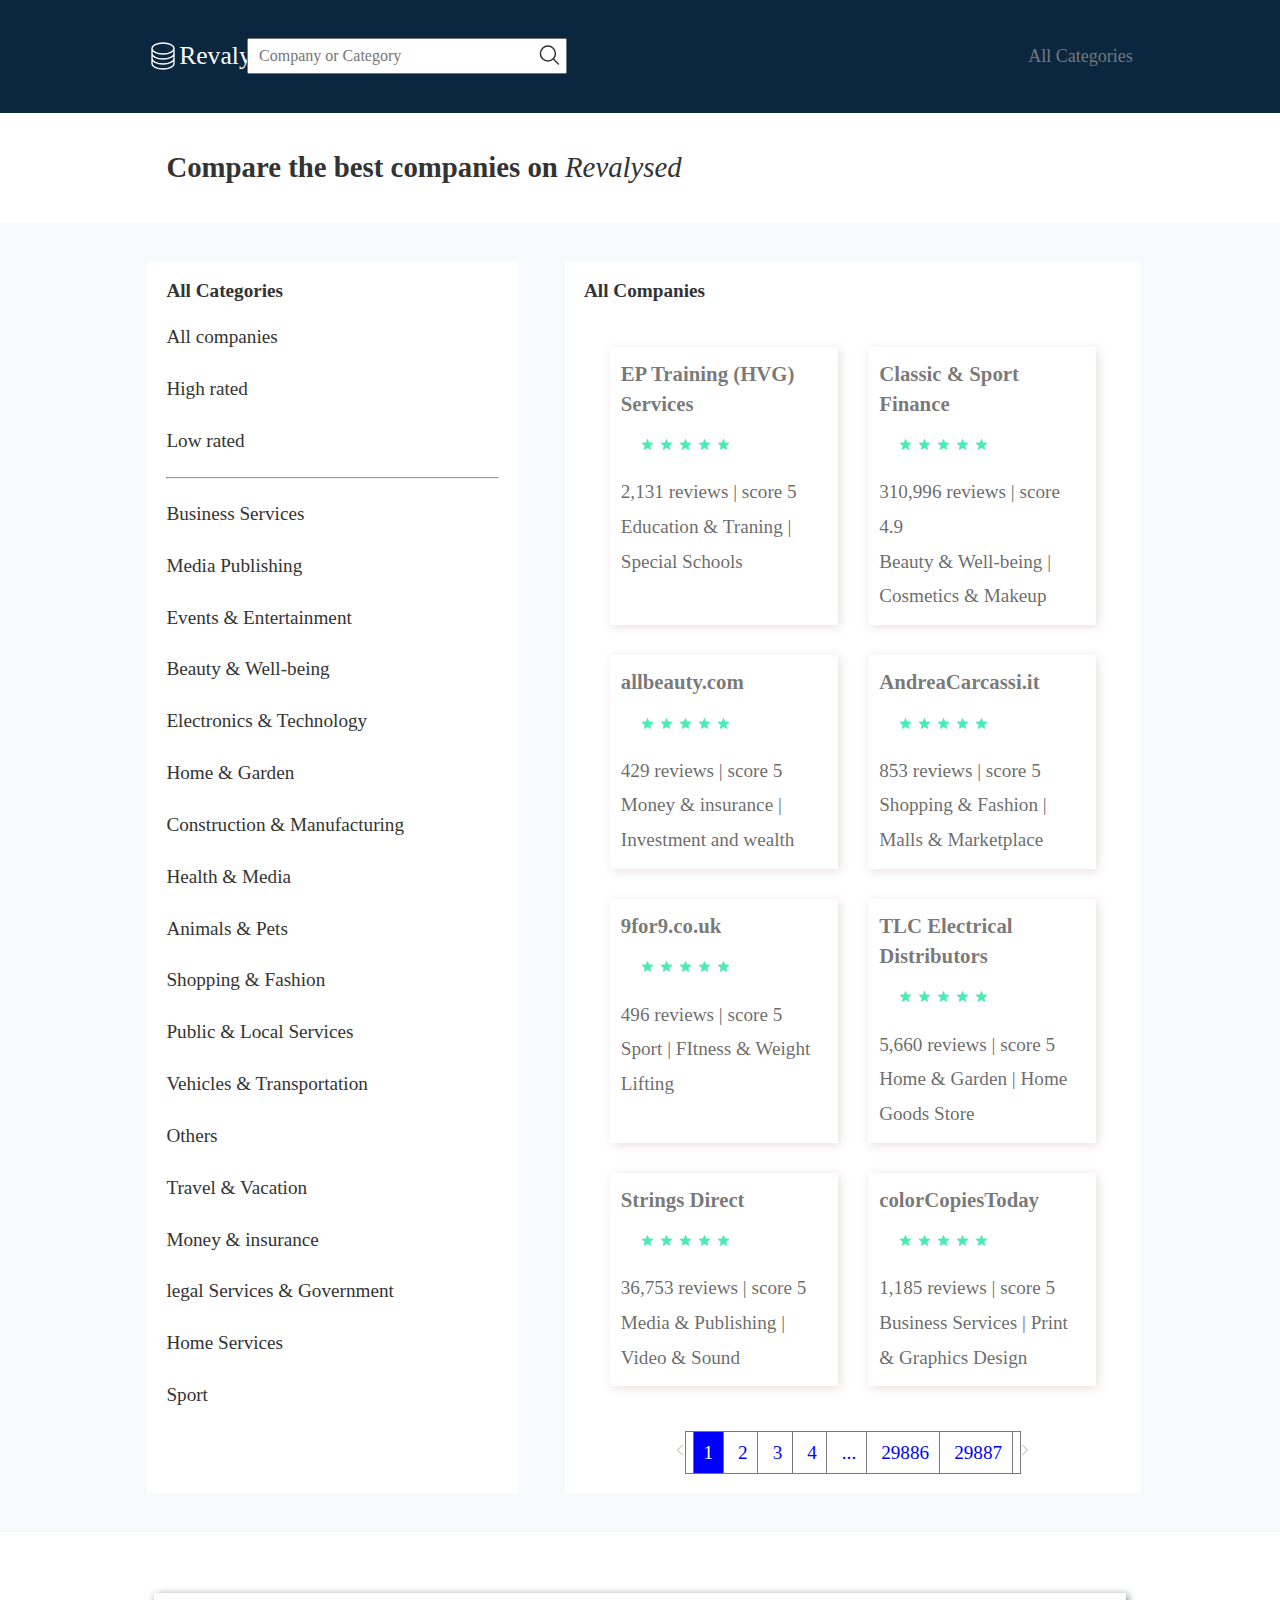
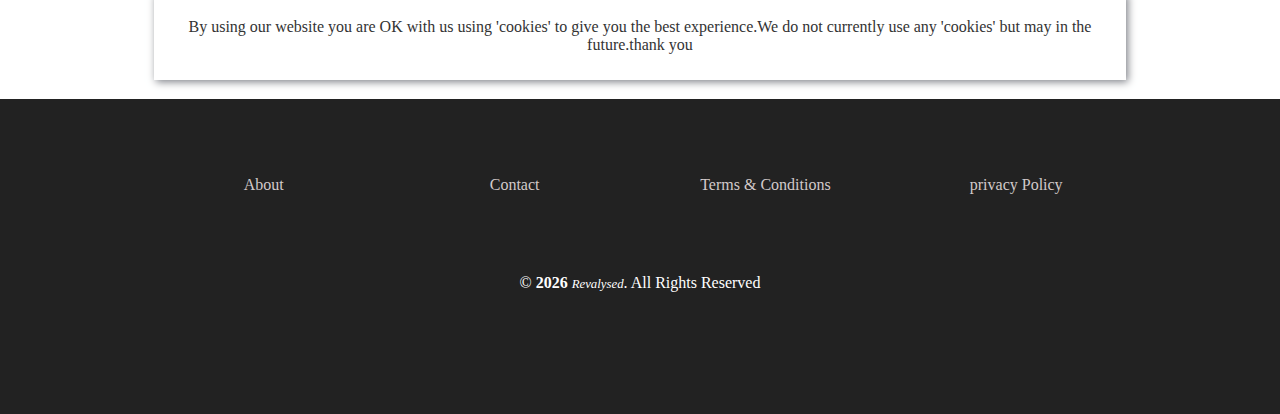
<file: All categories.html>
<!DOCTYPE html>
<html lang="en">
<head>
  <meta charset="UTF-8">
  <meta http-equiv="X-UA-Compatible" content="IE=edge">
  <meta name="viewport" content="width=device-width, initial-scale=1.0">
  <title>Revalysed-All companies</title>
  <link rel="stylesheet" href="style.css">
  <link rel="stylesheet" href="Reuseable.css">
  <link rel="stylesheet" href="all-category.css">
  <link rel="stylesheet" href="responsive.css">
</head>
<body>
  <section class="section-one">
    <nav class="nav all-category-nav">
          <div class="nav-items">
            <svg
              xmlns="http://www.w3.org/2000/svg"
              fill="none"
              viewBox="0 0 24 24"
              stroke="currentColor"
              class="logo-icon"
            >
              <path
                strokeLinecap="round"
                strokeLinejoin="round"
                d="M20.25 6.375c0 2.278-3.694 4.125-8.25 4.125S3.75 8.653 3.75 6.375m16.5 0c0-2.278-3.694-4.125-8.25-4.125S3.75 4.097 3.75 6.375m16.5 0v11.25c0 2.278-3.694 4.125-8.25 4.125s-8.25-1.847-8.25-4.125V6.375m16.5 0v3.75m-16.5-3.75v3.75m16.5 0v3.75C20.25 16.153 16.556 18 12 18s-8.25-1.847-8.25-4.125v-3.75m16.5 0c0 2.278-3.694 4.125-8.25 4.125s-8.25-1.847-8.25-4.125"
              />
            </svg>
            <a href="index.html">Revalysed</a>
          </div>
          <form class="all-categories-form" action="#">
            <input class="all-categories-search" type="search" placeholder="Company or Category">
            <button class="btn-all-categories"><svg xmlns="http://www.w3.org/2000/svg" fill="none"
              viewBox="0 0 24 24" stroke-width="1.5"
               stroke="currentColor" class="all-categories-search">
            <path stroke-linecap="round" stroke-linejoin="round"
             d="M21 21l-5.197-5.197m0 0A7.5 7.5 0 105.196 5.196a7.5 7.5 0 0010.607 10.607z" />
           </svg>
          </button>
          </form>
          <div class="nav-items all-category-nav-items">
            <a class="nav-content" href="#">All Categories</a>
          </div>
          <button class=" btn-mobile-nav">
           <svg xmlns="http://www.w3.org/2000/svg" fill="none"
           viewBox="0 0 24 24" stroke-width="1.5" stroke="currentColor" class="mobile-icon menu-outline">
            <path stroke-linecap="round" stroke-linejoin="round"
             d="M3.75 6.75h16.5M3.75 12h16.5m-16.5 5.25h16.5" />
              </svg>

              <svg xmlns="http://www.w3.org/2000/svg" fill="none" 
              viewBox="0 0 24 24" stroke-width="1.5" stroke="currentColor" class="mobile-icon close-outline">
             <path stroke-linecap="round" stroke-linejoin="round" d="M6 18L18 6M6 6l12 12" />
             </svg>
          </button> 
        </nav>
  </section>

  <div class="container">
    <div class="company-comparison-text ">
      <h1>Compare the best companies on <em>Revalysed</em></h1>
    </div>
  </div>


  <section class="all-categories-section-three section-two">
    <div class="all-categories-content grid">
      <div class="AC-links-container-1">
         <h1 class="all-categories-h1 section-header">All Categories</h1>
          <div><a class="ac-links" href="All categories.html">All companies</a></div>
          <div><a class="ac-links" href="#">High rated</a></div>
          <div><a class="ac-links" href="#">Low rated</a></div>
          <hr>
          <div><a class="ac-links" href="#">Business Services</a></div>
          <div><a class="ac-links" href="#">Media Publishing</a></div>
          <div><a class="ac-links" href="#">Events & Entertainment</a></div>
          <div><a class="ac-links" href="#">Beauty & Well-being</a></div>
          <div><a class="ac-links" href="#">Electronics & Technology</a></div>
          <div><a class="ac-links" href="#">Home & Garden</a></div>
          <div><a class="ac-links" href="#">Construction & Manufacturing</a></div>
          <div><a class="ac-links" href="#">Health & Media</a></div>
          <div><a class="ac-links" href="#">Animals & Pets</a></div>
          <div><a class="ac-links" href="#">Shopping & Fashion</a></div>
          <div><a class="ac-links" href="#">Public & Local Services</a></div>
          <div><a class="ac-links" href="#">Vehicles & Transportation</a></div>
          <div><a class="ac-links" href="#">Others</a></div>
          <div><a class="ac-links" href="#">Travel & Vacation</a></div>
          <div><a class="ac-links" href="#">Money & insurance</a></div>
          <div><a class="ac-links" href="#">legal Services & Government</a></div>
          <div><a class="ac-links" href="#">Home Services</a></div>
          <div><a class="ac-links" href="#">Sport</a></div>
      </div>

      <div class="second-grid">
      <h1 class="all-categories-h1 section-header">All Companies</h1>
      <div class="AC-links-container-2 grid grid--2-col">
        <a href="#" class="AC-links-container-2-content">

            <strong>EP Training (HVG) Services</strong>
            <div class="rate">
              <svg
                xmlns="http://www.w3.org/2000/svg"
                fill="none"
                viewBox="0 0 24 24"
                stroke="currentColor"
                class="rating-icons"
              >
                <path
                  strokeLinecap="round"
                  strokeLinejoin="round"
                  d="M11.48 3.499a.562.562 0 011.04 0l2.125 5.111a.563.563 0 00.475.345l5.518.442c.499.04.701.663.321.988l-4.204 3.602a.563.563 0 00-.182.557l1.285 5.385a.562.562 0 01-.84.61l-4.725-2.885a.563.563 0 00-.586 0L6.982 20.54a.562.562 0 01-.84-.61l1.285-5.386a.562.562 0 00-.182-.557l-4.204-3.602a.563.563 0 01.321-.988l5.518-.442a.563.563 0 00.475-.345L11.48 3.5z"
                />
              </svg>

              <svg
                xmlns="http://www.w3.org/2000/svg"
                fill="none"
                viewBox="0 0 24 24"
                stroke="currentColor"
                class="rating-icons"
              >
                <path
                  strokeLinecap="round"
                  strokeLinejoin="round"
                  d="M11.48 3.499a.562.562 0 011.04 0l2.125 5.111a.563.563 0 00.475.345l5.518.442c.499.04.701.663.321.988l-4.204 3.602a.563.563 0 00-.182.557l1.285 5.385a.562.562 0 01-.84.61l-4.725-2.885a.563.563 0 00-.586 0L6.982 20.54a.562.562 0 01-.84-.61l1.285-5.386a.562.562 0 00-.182-.557l-4.204-3.602a.563.563 0 01.321-.988l5.518-.442a.563.563 0 00.475-.345L11.48 3.5z"
                />
              </svg>

              <svg
                xmlns="http://www.w3.org/2000/svg"
                fill="none"
                viewBox="0 0 24 24"
                stroke="currentColor"
                class="rating-icons"
              >
                <path
                  strokeLinecap="round"
                  strokeLinejoin="round"
                  d="M11.48 3.499a.562.562 0 011.04 0l2.125 5.111a.563.563 0 00.475.345l5.518.442c.499.04.701.663.321.988l-4.204 3.602a.563.563 0 00-.182.557l1.285 5.385a.562.562 0 01-.84.61l-4.725-2.885a.563.563 0 00-.586 0L6.982 20.54a.562.562 0 01-.84-.61l1.285-5.386a.562.562 0 00-.182-.557l-4.204-3.602a.563.563 0 01.321-.988l5.518-.442a.563.563 0 00.475-.345L11.48 3.5z"
                />
              </svg>

              <svg
                xmlns="http://www.w3.org/2000/svg"
                fill="none"
                viewBox="0 0 24 24"
                stroke="currentColor"
                class="rating-icons"
              >
                <path
                  strokeLinecap="round"
                  strokeLinejoin="round"
                  d="M11.48 3.499a.562.562 0 011.04 0l2.125 5.111a.563.563 0 00.475.345l5.518.442c.499.04.701.663.321.988l-4.204 3.602a.563.563 0 00-.182.557l1.285 5.385a.562.562 0 01-.84.61l-4.725-2.885a.563.563 0 00-.586 0L6.982 20.54a.562.562 0 01-.84-.61l1.285-5.386a.562.562 0 00-.182-.557l-4.204-3.602a.563.563 0 01.321-.988l5.518-.442a.563.563 0 00.475-.345L11.48 3.5z"
                />
              </svg>

              <svg
                xmlns="http://www.w3.org/2000/svg"
                fill="none"
                viewBox="0 0 24 24"
                stroke="currentColor"
                class="rating-icons"
              >
                <path
                  strokeLinecap="round"
                  strokeLinejoin="round"
                  d="M11.48 3.499a.562.562 0 011.04 0l2.125 5.111a.563.563 0 00.475.345l5.518.442c.499.04.701.663.321.988l-4.204 3.602a.563.563 0 00-.182.557l1.285 5.385a.562.562 0 01-.84.61l-4.725-2.885a.563.563 0 00-.586 0L6.982 20.54a.562.562 0 01-.84-.61l1.285-5.386a.562.562 0 00-.182-.557l-4.204-3.602a.563.563 0 01.321-.988l5.518-.442a.563.563 0 00.475-.345L11.48 3.5z"
                />
              </svg>
            </div>
            <p>2,131 reviews &VerticalLine; score 5</p>
            <p>Education & Traning &VerticalLine; Special Schools</p>

        </a>
        <a href="#" class="AC-links-container-2-content">
                 <strong>Classic & Sport Finance</strong>
            <div class="rate">
              <svg
                xmlns="http://www.w3.org/2000/svg"
                fill="none"
                viewBox="0 0 24 24"
                stroke="currentColor"
                class="rating-icons"
              >
                <path
                  strokeLinecap="round"
                  strokeLinejoin="round"
                  d="M11.48 3.499a.562.562 0 011.04 0l2.125 5.111a.563.563 0 00.475.345l5.518.442c.499.04.701.663.321.988l-4.204 3.602a.563.563 0 00-.182.557l1.285 5.385a.562.562 0 01-.84.61l-4.725-2.885a.563.563 0 00-.586 0L6.982 20.54a.562.562 0 01-.84-.61l1.285-5.386a.562.562 0 00-.182-.557l-4.204-3.602a.563.563 0 01.321-.988l5.518-.442a.563.563 0 00.475-.345L11.48 3.5z"
                />
              </svg>

              <svg
                xmlns="http://www.w3.org/2000/svg"
                fill="none"
                viewBox="0 0 24 24"
                stroke="currentColor"
                class="rating-icons"
              >
                <path
                  strokeLinecap="round"
                  strokeLinejoin="round"
                  d="M11.48 3.499a.562.562 0 011.04 0l2.125 5.111a.563.563 0 00.475.345l5.518.442c.499.04.701.663.321.988l-4.204 3.602a.563.563 0 00-.182.557l1.285 5.385a.562.562 0 01-.84.61l-4.725-2.885a.563.563 0 00-.586 0L6.982 20.54a.562.562 0 01-.84-.61l1.285-5.386a.562.562 0 00-.182-.557l-4.204-3.602a.563.563 0 01.321-.988l5.518-.442a.563.563 0 00.475-.345L11.48 3.5z"
                />
              </svg>

              <svg
                xmlns="http://www.w3.org/2000/svg"
                fill="none"
                viewBox="0 0 24 24"
                stroke="currentColor"
                class="rating-icons"
              >
                <path
                  strokeLinecap="round"
                  strokeLinejoin="round"
                  d="M11.48 3.499a.562.562 0 011.04 0l2.125 5.111a.563.563 0 00.475.345l5.518.442c.499.04.701.663.321.988l-4.204 3.602a.563.563 0 00-.182.557l1.285 5.385a.562.562 0 01-.84.61l-4.725-2.885a.563.563 0 00-.586 0L6.982 20.54a.562.562 0 01-.84-.61l1.285-5.386a.562.562 0 00-.182-.557l-4.204-3.602a.563.563 0 01.321-.988l5.518-.442a.563.563 0 00.475-.345L11.48 3.5z"
                />
              </svg>

              <svg
                xmlns="http://www.w3.org/2000/svg"
                fill="none"
                viewBox="0 0 24 24"
                stroke="currentColor"
                class="rating-icons"
              >
                <path
                  strokeLinecap="round"
                  strokeLinejoin="round"
                  d="M11.48 3.499a.562.562 0 011.04 0l2.125 5.111a.563.563 0 00.475.345l5.518.442c.499.04.701.663.321.988l-4.204 3.602a.563.563 0 00-.182.557l1.285 5.385a.562.562 0 01-.84.61l-4.725-2.885a.563.563 0 00-.586 0L6.982 20.54a.562.562 0 01-.84-.61l1.285-5.386a.562.562 0 00-.182-.557l-4.204-3.602a.563.563 0 01.321-.988l5.518-.442a.563.563 0 00.475-.345L11.48 3.5z"
                />
              </svg>

              <svg
                xmlns="http://www.w3.org/2000/svg"
                fill="none"
                viewBox="0 0 24 24"
                stroke="currentColor"
                class="rating-icons"
              >
                <path
                  strokeLinecap="round"
                  strokeLinejoin="round"
                  d="M11.48 3.499a.562.562 0 011.04 0l2.125 5.111a.563.563 0 00.475.345l5.518.442c.499.04.701.663.321.988l-4.204 3.602a.563.563 0 00-.182.557l1.285 5.385a.562.562 0 01-.84.61l-4.725-2.885a.563.563 0 00-.586 0L6.982 20.54a.562.562 0 01-.84-.61l1.285-5.386a.562.562 0 00-.182-.557l-4.204-3.602a.563.563 0 01.321-.988l5.518-.442a.563.563 0 00.475-.345L11.48 3.5z"
                />
              </svg>
            </div>
            <p>310,996 reviews &VerticalLine; score 4.9</p>
            <p>Beauty & Well-being &VerticalLine; Cosmetics & Makeup</p>

        </a>
        <a href="#" class="AC-links-container-2-content">
                 <strong>allbeauty.com</strong>
            <div class="rate">
              <svg
                xmlns="http://www.w3.org/2000/svg"
                fill="none"
                viewBox="0 0 24 24"
                stroke="currentColor"
                class="rating-icons"
              >
                <path
                  strokeLinecap="round"
                  strokeLinejoin="round"
                  d="M11.48 3.499a.562.562 0 011.04 0l2.125 5.111a.563.563 0 00.475.345l5.518.442c.499.04.701.663.321.988l-4.204 3.602a.563.563 0 00-.182.557l1.285 5.385a.562.562 0 01-.84.61l-4.725-2.885a.563.563 0 00-.586 0L6.982 20.54a.562.562 0 01-.84-.61l1.285-5.386a.562.562 0 00-.182-.557l-4.204-3.602a.563.563 0 01.321-.988l5.518-.442a.563.563 0 00.475-.345L11.48 3.5z"
                />
              </svg>

              <svg
                xmlns="http://www.w3.org/2000/svg"
                fill="none"
                viewBox="0 0 24 24"
                stroke="currentColor"
                class="rating-icons"
              >
                <path
                  strokeLinecap="round"
                  strokeLinejoin="round"
                  d="M11.48 3.499a.562.562 0 011.04 0l2.125 5.111a.563.563 0 00.475.345l5.518.442c.499.04.701.663.321.988l-4.204 3.602a.563.563 0 00-.182.557l1.285 5.385a.562.562 0 01-.84.61l-4.725-2.885a.563.563 0 00-.586 0L6.982 20.54a.562.562 0 01-.84-.61l1.285-5.386a.562.562 0 00-.182-.557l-4.204-3.602a.563.563 0 01.321-.988l5.518-.442a.563.563 0 00.475-.345L11.48 3.5z"
                />
              </svg>

              <svg
                xmlns="http://www.w3.org/2000/svg"
                fill="none"
                viewBox="0 0 24 24"
                stroke="currentColor"
                class="rating-icons"
              >
                <path
                  strokeLinecap="round"
                  strokeLinejoin="round"
                  d="M11.48 3.499a.562.562 0 011.04 0l2.125 5.111a.563.563 0 00.475.345l5.518.442c.499.04.701.663.321.988l-4.204 3.602a.563.563 0 00-.182.557l1.285 5.385a.562.562 0 01-.84.61l-4.725-2.885a.563.563 0 00-.586 0L6.982 20.54a.562.562 0 01-.84-.61l1.285-5.386a.562.562 0 00-.182-.557l-4.204-3.602a.563.563 0 01.321-.988l5.518-.442a.563.563 0 00.475-.345L11.48 3.5z"
                />
              </svg>

              <svg
                xmlns="http://www.w3.org/2000/svg"
                fill="none"
                viewBox="0 0 24 24"
                stroke="currentColor"
                class="rating-icons"
              >
                <path
                  strokeLinecap="round"
                  strokeLinejoin="round"
                  d="M11.48 3.499a.562.562 0 011.04 0l2.125 5.111a.563.563 0 00.475.345l5.518.442c.499.04.701.663.321.988l-4.204 3.602a.563.563 0 00-.182.557l1.285 5.385a.562.562 0 01-.84.61l-4.725-2.885a.563.563 0 00-.586 0L6.982 20.54a.562.562 0 01-.84-.61l1.285-5.386a.562.562 0 00-.182-.557l-4.204-3.602a.563.563 0 01.321-.988l5.518-.442a.563.563 0 00.475-.345L11.48 3.5z"
                />
              </svg>

              <svg
                xmlns="http://www.w3.org/2000/svg"
                fill="none"
                viewBox="0 0 24 24"
                stroke="currentColor"
                class="rating-icons"
              >
                <path
                  strokeLinecap="round"
                  strokeLinejoin="round"
                  d="M11.48 3.499a.562.562 0 011.04 0l2.125 5.111a.563.563 0 00.475.345l5.518.442c.499.04.701.663.321.988l-4.204 3.602a.563.563 0 00-.182.557l1.285 5.385a.562.562 0 01-.84.61l-4.725-2.885a.563.563 0 00-.586 0L6.982 20.54a.562.562 0 01-.84-.61l1.285-5.386a.562.562 0 00-.182-.557l-4.204-3.602a.563.563 0 01.321-.988l5.518-.442a.563.563 0 00.475-.345L11.48 3.5z"
                />
              </svg>
            </div>
            <p>429 reviews &VerticalLine; score 5</p>
            <p>Money & insurance &VerticalLine; Investment and wealth</p>
        </a>
        <a href="#" class="AC-links-container-2-content">
                 <strong>AndreaCarcassi.it</strong>
            <div class="rate">
              <svg
                xmlns="http://www.w3.org/2000/svg"
                fill="none"
                viewBox="0 0 24 24"
                stroke="currentColor"
                class="rating-icons"
              >
                <path
                  strokeLinecap="round"
                  strokeLinejoin="round"
                  d="M11.48 3.499a.562.562 0 011.04 0l2.125 5.111a.563.563 0 00.475.345l5.518.442c.499.04.701.663.321.988l-4.204 3.602a.563.563 0 00-.182.557l1.285 5.385a.562.562 0 01-.84.61l-4.725-2.885a.563.563 0 00-.586 0L6.982 20.54a.562.562 0 01-.84-.61l1.285-5.386a.562.562 0 00-.182-.557l-4.204-3.602a.563.563 0 01.321-.988l5.518-.442a.563.563 0 00.475-.345L11.48 3.5z"
                />
              </svg>

              <svg
                xmlns="http://www.w3.org/2000/svg"
                fill="none"
                viewBox="0 0 24 24"
                stroke="currentColor"
                class="rating-icons"
              >
                <path
                  strokeLinecap="round"
                  strokeLinejoin="round"
                  d="M11.48 3.499a.562.562 0 011.04 0l2.125 5.111a.563.563 0 00.475.345l5.518.442c.499.04.701.663.321.988l-4.204 3.602a.563.563 0 00-.182.557l1.285 5.385a.562.562 0 01-.84.61l-4.725-2.885a.563.563 0 00-.586 0L6.982 20.54a.562.562 0 01-.84-.61l1.285-5.386a.562.562 0 00-.182-.557l-4.204-3.602a.563.563 0 01.321-.988l5.518-.442a.563.563 0 00.475-.345L11.48 3.5z"
                />
              </svg>

              <svg
                xmlns="http://www.w3.org/2000/svg"
                fill="none"
                viewBox="0 0 24 24"
                stroke="currentColor"
                class="rating-icons"
              >
                <path
                  strokeLinecap="round"
                  strokeLinejoin="round"
                  d="M11.48 3.499a.562.562 0 011.04 0l2.125 5.111a.563.563 0 00.475.345l5.518.442c.499.04.701.663.321.988l-4.204 3.602a.563.563 0 00-.182.557l1.285 5.385a.562.562 0 01-.84.61l-4.725-2.885a.563.563 0 00-.586 0L6.982 20.54a.562.562 0 01-.84-.61l1.285-5.386a.562.562 0 00-.182-.557l-4.204-3.602a.563.563 0 01.321-.988l5.518-.442a.563.563 0 00.475-.345L11.48 3.5z"
                />
              </svg>

              <svg
                xmlns="http://www.w3.org/2000/svg"
                fill="none"
                viewBox="0 0 24 24"
                stroke="currentColor"
                class="rating-icons"
              >
                <path
                  strokeLinecap="round"
                  strokeLinejoin="round"
                  d="M11.48 3.499a.562.562 0 011.04 0l2.125 5.111a.563.563 0 00.475.345l5.518.442c.499.04.701.663.321.988l-4.204 3.602a.563.563 0 00-.182.557l1.285 5.385a.562.562 0 01-.84.61l-4.725-2.885a.563.563 0 00-.586 0L6.982 20.54a.562.562 0 01-.84-.61l1.285-5.386a.562.562 0 00-.182-.557l-4.204-3.602a.563.563 0 01.321-.988l5.518-.442a.563.563 0 00.475-.345L11.48 3.5z"
                />
              </svg>

              <svg
                xmlns="http://www.w3.org/2000/svg"
                fill="none"
                viewBox="0 0 24 24"
                stroke="currentColor"
                class="rating-icons"
              >
                <path
                  strokeLinecap="round"
                  strokeLinejoin="round"
                  d="M11.48 3.499a.562.562 0 011.04 0l2.125 5.111a.563.563 0 00.475.345l5.518.442c.499.04.701.663.321.988l-4.204 3.602a.563.563 0 00-.182.557l1.285 5.385a.562.562 0 01-.84.61l-4.725-2.885a.563.563 0 00-.586 0L6.982 20.54a.562.562 0 01-.84-.61l1.285-5.386a.562.562 0 00-.182-.557l-4.204-3.602a.563.563 0 01.321-.988l5.518-.442a.563.563 0 00.475-.345L11.48 3.5z"
                />
              </svg>
            </div>
            <p>853 reviews &VerticalLine; score 5</p>
            <p>Shopping & Fashion &VerticalLine; Malls & Marketplace</p>
        </a>
        <a href="#" class="AC-links-container-2-content">
                 <strong>9for9.co.uk</strong>
            <div class="rate">
              <svg
                xmlns="http://www.w3.org/2000/svg"
                fill="none"
                viewBox="0 0 24 24"
                stroke="currentColor"
                class="rating-icons"
              >
                <path
                  strokeLinecap="round"
                  strokeLinejoin="round"
                  d="M11.48 3.499a.562.562 0 011.04 0l2.125 5.111a.563.563 0 00.475.345l5.518.442c.499.04.701.663.321.988l-4.204 3.602a.563.563 0 00-.182.557l1.285 5.385a.562.562 0 01-.84.61l-4.725-2.885a.563.563 0 00-.586 0L6.982 20.54a.562.562 0 01-.84-.61l1.285-5.386a.562.562 0 00-.182-.557l-4.204-3.602a.563.563 0 01.321-.988l5.518-.442a.563.563 0 00.475-.345L11.48 3.5z"
                />
              </svg>

              <svg
                xmlns="http://www.w3.org/2000/svg"
                fill="none"
                viewBox="0 0 24 24"
                stroke="currentColor"
                class="rating-icons"
              >
                <path
                  strokeLinecap="round"
                  strokeLinejoin="round"
                  d="M11.48 3.499a.562.562 0 011.04 0l2.125 5.111a.563.563 0 00.475.345l5.518.442c.499.04.701.663.321.988l-4.204 3.602a.563.563 0 00-.182.557l1.285 5.385a.562.562 0 01-.84.61l-4.725-2.885a.563.563 0 00-.586 0L6.982 20.54a.562.562 0 01-.84-.61l1.285-5.386a.562.562 0 00-.182-.557l-4.204-3.602a.563.563 0 01.321-.988l5.518-.442a.563.563 0 00.475-.345L11.48 3.5z"
                />
              </svg>

              <svg
                xmlns="http://www.w3.org/2000/svg"
                fill="none"
                viewBox="0 0 24 24"
                stroke="currentColor"
                class="rating-icons"
              >
                <path
                  strokeLinecap="round"
                  strokeLinejoin="round"
                  d="M11.48 3.499a.562.562 0 011.04 0l2.125 5.111a.563.563 0 00.475.345l5.518.442c.499.04.701.663.321.988l-4.204 3.602a.563.563 0 00-.182.557l1.285 5.385a.562.562 0 01-.84.61l-4.725-2.885a.563.563 0 00-.586 0L6.982 20.54a.562.562 0 01-.84-.61l1.285-5.386a.562.562 0 00-.182-.557l-4.204-3.602a.563.563 0 01.321-.988l5.518-.442a.563.563 0 00.475-.345L11.48 3.5z"
                />
              </svg>

              <svg
                xmlns="http://www.w3.org/2000/svg"
                fill="none"
                viewBox="0 0 24 24"
                stroke="currentColor"
                class="rating-icons"
              >
                <path
                  strokeLinecap="round"
                  strokeLinejoin="round"
                  d="M11.48 3.499a.562.562 0 011.04 0l2.125 5.111a.563.563 0 00.475.345l5.518.442c.499.04.701.663.321.988l-4.204 3.602a.563.563 0 00-.182.557l1.285 5.385a.562.562 0 01-.84.61l-4.725-2.885a.563.563 0 00-.586 0L6.982 20.54a.562.562 0 01-.84-.61l1.285-5.386a.562.562 0 00-.182-.557l-4.204-3.602a.563.563 0 01.321-.988l5.518-.442a.563.563 0 00.475-.345L11.48 3.5z"
                />
              </svg>

              <svg
                xmlns="http://www.w3.org/2000/svg"
                fill="none"
                viewBox="0 0 24 24"
                stroke="currentColor"
                class="rating-icons"
              >
                <path
                  strokeLinecap="round"
                  strokeLinejoin="round"
                  d="M11.48 3.499a.562.562 0 011.04 0l2.125 5.111a.563.563 0 00.475.345l5.518.442c.499.04.701.663.321.988l-4.204 3.602a.563.563 0 00-.182.557l1.285 5.385a.562.562 0 01-.84.61l-4.725-2.885a.563.563 0 00-.586 0L6.982 20.54a.562.562 0 01-.84-.61l1.285-5.386a.562.562 0 00-.182-.557l-4.204-3.602a.563.563 0 01.321-.988l5.518-.442a.563.563 0 00.475-.345L11.48 3.5z"
                />
              </svg>
            </div>
            <p>496 reviews &VerticalLine; score 5</p>
            <p>Sport &VerticalLine; FItness & Weight Lifting</p>
        </a>
        <a href="#" class="AC-links-container-2-content">
                 <strong>TLC Electrical Distributors</strong>
            <div class="rate">
              <svg
                xmlns="http://www.w3.org/2000/svg"
                fill="none"
                viewBox="0 0 24 24"
                stroke="currentColor"
                class="rating-icons"
              >
                <path
                  strokeLinecap="round"
                  strokeLinejoin="round"
                  d="M11.48 3.499a.562.562 0 011.04 0l2.125 5.111a.563.563 0 00.475.345l5.518.442c.499.04.701.663.321.988l-4.204 3.602a.563.563 0 00-.182.557l1.285 5.385a.562.562 0 01-.84.61l-4.725-2.885a.563.563 0 00-.586 0L6.982 20.54a.562.562 0 01-.84-.61l1.285-5.386a.562.562 0 00-.182-.557l-4.204-3.602a.563.563 0 01.321-.988l5.518-.442a.563.563 0 00.475-.345L11.48 3.5z"
                />
              </svg>

              <svg
                xmlns="http://www.w3.org/2000/svg"
                fill="none"
                viewBox="0 0 24 24"
                stroke="currentColor"
                class="rating-icons"
              >
                <path
                  strokeLinecap="round"
                  strokeLinejoin="round"
                  d="M11.48 3.499a.562.562 0 011.04 0l2.125 5.111a.563.563 0 00.475.345l5.518.442c.499.04.701.663.321.988l-4.204 3.602a.563.563 0 00-.182.557l1.285 5.385a.562.562 0 01-.84.61l-4.725-2.885a.563.563 0 00-.586 0L6.982 20.54a.562.562 0 01-.84-.61l1.285-5.386a.562.562 0 00-.182-.557l-4.204-3.602a.563.563 0 01.321-.988l5.518-.442a.563.563 0 00.475-.345L11.48 3.5z"
                />
              </svg>

              <svg
                xmlns="http://www.w3.org/2000/svg"
                fill="none"
                viewBox="0 0 24 24"
                stroke="currentColor"
                class="rating-icons"
              >
                <path
                  strokeLinecap="round"
                  strokeLinejoin="round"
                  d="M11.48 3.499a.562.562 0 011.04 0l2.125 5.111a.563.563 0 00.475.345l5.518.442c.499.04.701.663.321.988l-4.204 3.602a.563.563 0 00-.182.557l1.285 5.385a.562.562 0 01-.84.61l-4.725-2.885a.563.563 0 00-.586 0L6.982 20.54a.562.562 0 01-.84-.61l1.285-5.386a.562.562 0 00-.182-.557l-4.204-3.602a.563.563 0 01.321-.988l5.518-.442a.563.563 0 00.475-.345L11.48 3.5z"
                />
              </svg>

              <svg
                xmlns="http://www.w3.org/2000/svg"
                fill="none"
                viewBox="0 0 24 24"
                stroke="currentColor"
                class="rating-icons"
              >
                <path
                  strokeLinecap="round"
                  strokeLinejoin="round"
                  d="M11.48 3.499a.562.562 0 011.04 0l2.125 5.111a.563.563 0 00.475.345l5.518.442c.499.04.701.663.321.988l-4.204 3.602a.563.563 0 00-.182.557l1.285 5.385a.562.562 0 01-.84.61l-4.725-2.885a.563.563 0 00-.586 0L6.982 20.54a.562.562 0 01-.84-.61l1.285-5.386a.562.562 0 00-.182-.557l-4.204-3.602a.563.563 0 01.321-.988l5.518-.442a.563.563 0 00.475-.345L11.48 3.5z"
                />
              </svg>

              <svg
                xmlns="http://www.w3.org/2000/svg"
                fill="none"
                viewBox="0 0 24 24"
                stroke="currentColor"
                class="rating-icons"
              >
                <path
                  strokeLinecap="round"
                  strokeLinejoin="round"
                  d="M11.48 3.499a.562.562 0 011.04 0l2.125 5.111a.563.563 0 00.475.345l5.518.442c.499.04.701.663.321.988l-4.204 3.602a.563.563 0 00-.182.557l1.285 5.385a.562.562 0 01-.84.61l-4.725-2.885a.563.563 0 00-.586 0L6.982 20.54a.562.562 0 01-.84-.61l1.285-5.386a.562.562 0 00-.182-.557l-4.204-3.602a.563.563 0 01.321-.988l5.518-.442a.563.563 0 00.475-.345L11.48 3.5z"
                />
              </svg>
            </div>
            <p>5,660 reviews &VerticalLine; score 5</p>
            <p>Home & Garden &VerticalLine; Home Goods Store</p>
        </a>

                <a href="#" class="AC-links-container-2-content">
                 <strong>Strings Direct</strong>
            <div class="rate">
              <svg
                xmlns="http://www.w3.org/2000/svg"
                fill="none"
                viewBox="0 0 24 24"
                stroke="currentColor"
                class="rating-icons"
              >
                <path
                  strokeLinecap="round"
                  strokeLinejoin="round"
                  d="M11.48 3.499a.562.562 0 011.04 0l2.125 5.111a.563.563 0 00.475.345l5.518.442c.499.04.701.663.321.988l-4.204 3.602a.563.563 0 00-.182.557l1.285 5.385a.562.562 0 01-.84.61l-4.725-2.885a.563.563 0 00-.586 0L6.982 20.54a.562.562 0 01-.84-.61l1.285-5.386a.562.562 0 00-.182-.557l-4.204-3.602a.563.563 0 01.321-.988l5.518-.442a.563.563 0 00.475-.345L11.48 3.5z"
                />
              </svg>

              <svg
                xmlns="http://www.w3.org/2000/svg"
                fill="none"
                viewBox="0 0 24 24"
                stroke="currentColor"
                class="rating-icons"
              >
                <path
                  strokeLinecap="round"
                  strokeLinejoin="round"
                  d="M11.48 3.499a.562.562 0 011.04 0l2.125 5.111a.563.563 0 00.475.345l5.518.442c.499.04.701.663.321.988l-4.204 3.602a.563.563 0 00-.182.557l1.285 5.385a.562.562 0 01-.84.61l-4.725-2.885a.563.563 0 00-.586 0L6.982 20.54a.562.562 0 01-.84-.61l1.285-5.386a.562.562 0 00-.182-.557l-4.204-3.602a.563.563 0 01.321-.988l5.518-.442a.563.563 0 00.475-.345L11.48 3.5z"
                />
              </svg>

              <svg
                xmlns="http://www.w3.org/2000/svg"
                fill="none"
                viewBox="0 0 24 24"
                stroke="currentColor"
                class="rating-icons"
              >
                <path
                  strokeLinecap="round"
                  strokeLinejoin="round"
                  d="M11.48 3.499a.562.562 0 011.04 0l2.125 5.111a.563.563 0 00.475.345l5.518.442c.499.04.701.663.321.988l-4.204 3.602a.563.563 0 00-.182.557l1.285 5.385a.562.562 0 01-.84.61l-4.725-2.885a.563.563 0 00-.586 0L6.982 20.54a.562.562 0 01-.84-.61l1.285-5.386a.562.562 0 00-.182-.557l-4.204-3.602a.563.563 0 01.321-.988l5.518-.442a.563.563 0 00.475-.345L11.48 3.5z"
                />
              </svg>

              <svg
                xmlns="http://www.w3.org/2000/svg"
                fill="none"
                viewBox="0 0 24 24"
                stroke="currentColor"
                class="rating-icons"
              >
                <path
                  strokeLinecap="round"
                  strokeLinejoin="round"
                  d="M11.48 3.499a.562.562 0 011.04 0l2.125 5.111a.563.563 0 00.475.345l5.518.442c.499.04.701.663.321.988l-4.204 3.602a.563.563 0 00-.182.557l1.285 5.385a.562.562 0 01-.84.61l-4.725-2.885a.563.563 0 00-.586 0L6.982 20.54a.562.562 0 01-.84-.61l1.285-5.386a.562.562 0 00-.182-.557l-4.204-3.602a.563.563 0 01.321-.988l5.518-.442a.563.563 0 00.475-.345L11.48 3.5z"
                />
              </svg>

              <svg
                xmlns="http://www.w3.org/2000/svg"
                fill="none"
                viewBox="0 0 24 24"
                stroke="currentColor"
                class="rating-icons"
              >
                <path
                  strokeLinecap="round"
                  strokeLinejoin="round"
                  d="M11.48 3.499a.562.562 0 011.04 0l2.125 5.111a.563.563 0 00.475.345l5.518.442c.499.04.701.663.321.988l-4.204 3.602a.563.563 0 00-.182.557l1.285 5.385a.562.562 0 01-.84.61l-4.725-2.885a.563.563 0 00-.586 0L6.982 20.54a.562.562 0 01-.84-.61l1.285-5.386a.562.562 0 00-.182-.557l-4.204-3.602a.563.563 0 01.321-.988l5.518-.442a.563.563 0 00.475-.345L11.48 3.5z"
                />
              </svg>
            </div>
            <p>36,753 reviews &VerticalLine; score 5</p>
            <p>Media & Publishing &VerticalLine; Video & Sound</p>
        </a>

                <a href="#" class="AC-links-container-2-content">
                 <strong>colorCopiesToday</strong>
               <div class="rate">
              <svg
                xmlns="http://www.w3.org/2000/svg"
                fill="none"
                viewBox="0 0 24 24"
                stroke="currentColor"
                class="rating-icons"
              >
                <path
                  strokeLinecap="round"
                  strokeLinejoin="round"
                  d="M11.48 3.499a.562.562 0 011.04 0l2.125 5.111a.563.563 0 00.475.345l5.518.442c.499.04.701.663.321.988l-4.204 3.602a.563.563 0 00-.182.557l1.285 5.385a.562.562 0 01-.84.61l-4.725-2.885a.563.563 0 00-.586 0L6.982 20.54a.562.562 0 01-.84-.61l1.285-5.386a.562.562 0 00-.182-.557l-4.204-3.602a.563.563 0 01.321-.988l5.518-.442a.563.563 0 00.475-.345L11.48 3.5z"
                />
              </svg>

              <svg
                xmlns="http://www.w3.org/2000/svg"
                fill="none"
                viewBox="0 0 24 24"
                stroke="currentColor"
                class="rating-icons"
              >
                <path
                  strokeLinecap="round"
                  strokeLinejoin="round"
                  d="M11.48 3.499a.562.562 0 011.04 0l2.125 5.111a.563.563 0 00.475.345l5.518.442c.499.04.701.663.321.988l-4.204 3.602a.563.563 0 00-.182.557l1.285 5.385a.562.562 0 01-.84.61l-4.725-2.885a.563.563 0 00-.586 0L6.982 20.54a.562.562 0 01-.84-.61l1.285-5.386a.562.562 0 00-.182-.557l-4.204-3.602a.563.563 0 01.321-.988l5.518-.442a.563.563 0 00.475-.345L11.48 3.5z"
                />
              </svg>

              <svg
                xmlns="http://www.w3.org/2000/svg"
                fill="none"
                viewBox="0 0 24 24"
                stroke="currentColor"
                class="rating-icons"
              >
                <path
                  strokeLinecap="round"
                  strokeLinejoin="round"
                  d="M11.48 3.499a.562.562 0 011.04 0l2.125 5.111a.563.563 0 00.475.345l5.518.442c.499.04.701.663.321.988l-4.204 3.602a.563.563 0 00-.182.557l1.285 5.385a.562.562 0 01-.84.61l-4.725-2.885a.563.563 0 00-.586 0L6.982 20.54a.562.562 0 01-.84-.61l1.285-5.386a.562.562 0 00-.182-.557l-4.204-3.602a.563.563 0 01.321-.988l5.518-.442a.563.563 0 00.475-.345L11.48 3.5z"
                />
              </svg>

              <svg
                xmlns="http://www.w3.org/2000/svg"
                fill="none"
                viewBox="0 0 24 24"
                stroke="currentColor"
                class="rating-icons"
              >
                <path
                  strokeLinecap="round"
                  strokeLinejoin="round"
                  d="M11.48 3.499a.562.562 0 011.04 0l2.125 5.111a.563.563 0 00.475.345l5.518.442c.499.04.701.663.321.988l-4.204 3.602a.563.563 0 00-.182.557l1.285 5.385a.562.562 0 01-.84.61l-4.725-2.885a.563.563 0 00-.586 0L6.982 20.54a.562.562 0 01-.84-.61l1.285-5.386a.562.562 0 00-.182-.557l-4.204-3.602a.563.563 0 01.321-.988l5.518-.442a.563.563 0 00.475-.345L11.48 3.5z"
                />
              </svg>

              <svg
                xmlns="http://www.w3.org/2000/svg"
                fill="none"
                viewBox="0 0 24 24"
                stroke="currentColor"
                class="rating-icons"
              >
                <path
                  strokeLinecap="round"
                  strokeLinejoin="round"
                  d="M11.48 3.499a.562.562 0 011.04 0l2.125 5.111a.563.563 0 00.475.345l5.518.442c.499.04.701.663.321.988l-4.204 3.602a.563.563 0 00-.182.557l1.285 5.385a.562.562 0 01-.84.61l-4.725-2.885a.563.563 0 00-.586 0L6.982 20.54a.562.562 0 01-.84-.61l1.285-5.386a.562.562 0 00-.182-.557l-4.204-3.602a.563.563 0 01.321-.988l5.518-.442a.563.563 0 00.475-.345L11.48 3.5z"
                />
              </svg>
            </div>
            <p>1,185 reviews &VerticalLine; score 5</p>
            <p>Business Services &VerticalLine; Print & Graphics Design</p>
        </a>
      </div>

      <section class="pagination-section">
         <div class="pagination">
          <button class="btn-pagination btn-left">
            <svg xmlns="http://www.w3.org/2000/svg" fill="none"
             viewBox="0 0 24 24" stroke-width="1.5" stroke="currentColor" class="cheveron">
            <path stroke-linecap="round" stroke-linejoin="round" d="M15.75 19.5L8.25 12l7.5-7.5" />
            </svg>
          </button>
          <a class="page-links first" href="#">1</a>
          <a class="page-links" href="all companies 2.html">2</a>
          <a class="page-links" href="all companies 3.html">3</a>
          <a class="page-links" href="all companies-4.html">4</a>
          <a class="page-links" href="#">...</a>
          <a class="page-links" href="all-companies-29886.html">29886</a>
          <a class="page-links" href="all-companies-29887.html">29887</a>
         

          <button class="btn-pagination btn-right">
             <svg xmlns="http://www.w3.org/2000/svg" fill="none"
              viewBox="0 0 24 24" stroke-width="1.5" stroke="currentColor" class="cheveron">
            <path stroke-linecap="round" stroke-linejoin="round" d="M8.25 4.5l7.5 7.5-7.5 7.5" />
            </svg>
          </button>
         </div>
      </div>
      </section>
    </div>

  </section>

  
    <section class="section-four">
      <div class="grid grid--1-col section-four-content">
       <p>  By using our website you are OK with us using 'cookies'
         to give you the best experience.We  do not currently use any  'cookies'
         but may in the future.thank you
        </p>
      </div>
    </section>

      <!-- //////////////////////////////// -->
    <!--////// FOOTER////// -->
    <!-- //////////////////////////////// -->
    <footer class="footer">
      <div class="footer-container grid grid--4-col">
        <div class="footer-links">About</div>
        <div class="footer-links">Contact</div>
        <div class="footer-links">Terms & Conditions</div>
        <div class="footer-links">privacy Policy</div>
      </div>
      <p>&copy; <strong class="year">2021</strong> <em class="footer-em">Revalysed</em>. All Rights Reserved</p>
    </footer>


    <script src="style.js"></script>

  
</body>
</html>
</file>
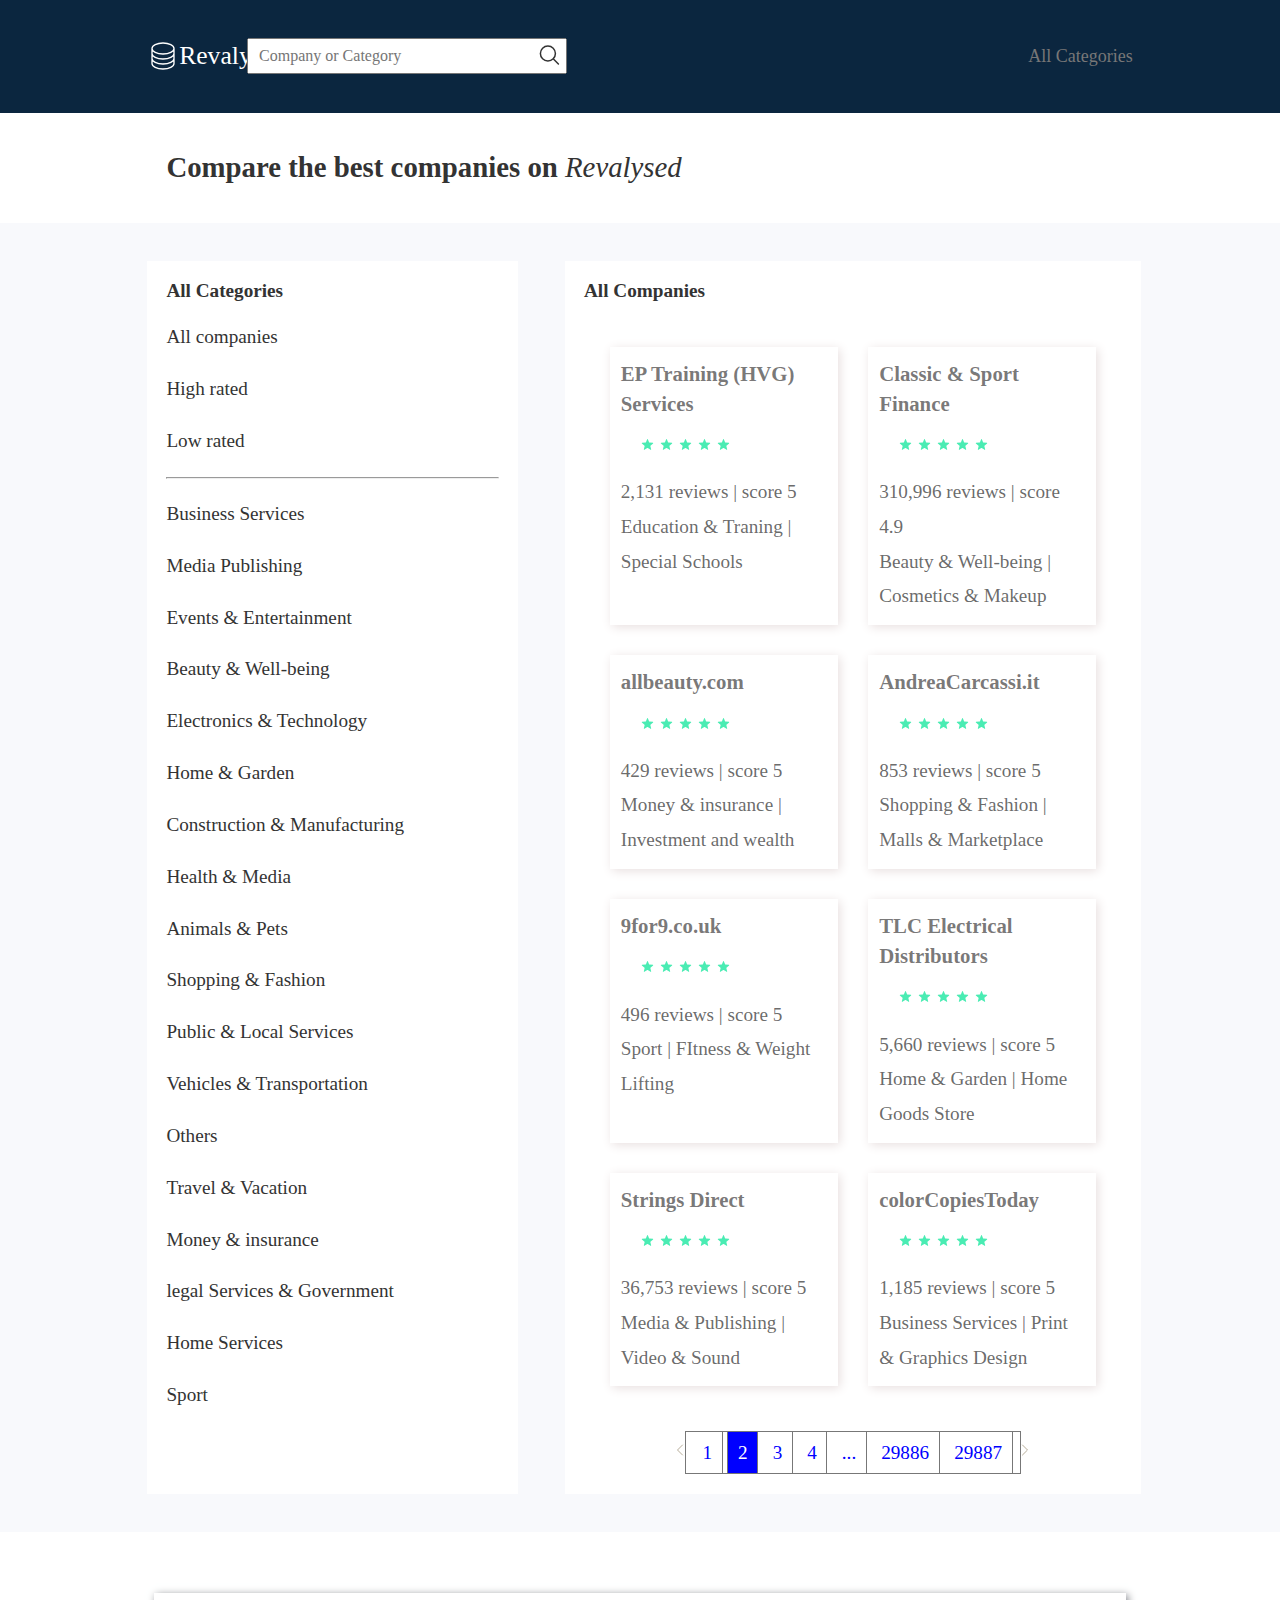
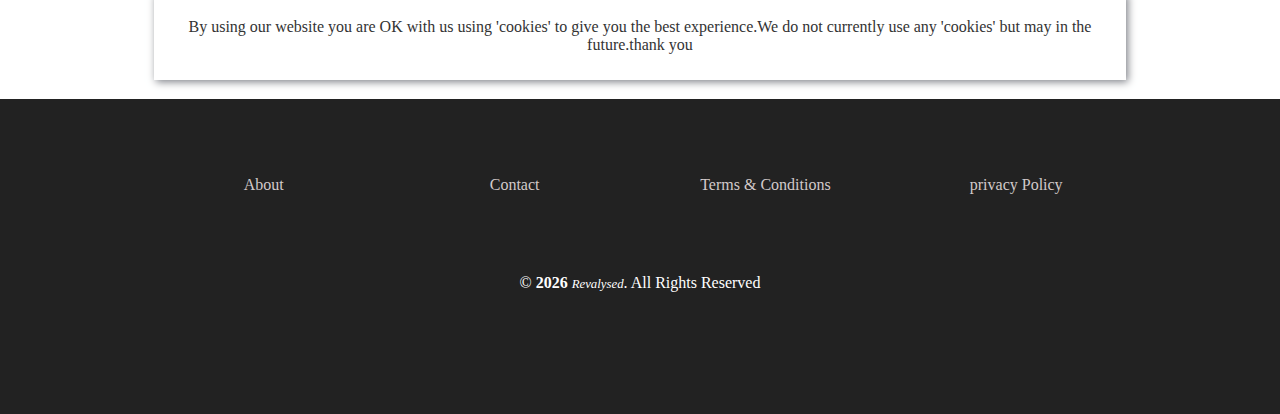
<file: all companies 2.html>
<!DOCTYPE html>
<html lang="en">
<head>
  <meta charset="UTF-8">
  <meta http-equiv="X-UA-Compatible" content="IE=edge">
  <meta name="viewport" content="width=device-width, initial-scale=1.0">
  <title>Revalysed-All companies</title>
  <link rel="stylesheet" href="style.css">
  <link rel="stylesheet" href="Reuseable.css">
  <link rel="stylesheet" href="all-category.css">
  <link rel="stylesheet" href="responsive.css">
</head>
<style>
  .pagination .second{
    border-left: 1px solid #777;
      background-color: #0000ff;
    color: #fff;
  }
</style>
<body>
  <section class="section-one">
    <nav class="nav all-category-nav">
          <div class="nav-items">
            <svg
              xmlns="http://www.w3.org/2000/svg"
              fill="none"
              viewBox="0 0 24 24"
              stroke="currentColor"
              class="logo-icon"
            >
              <path
                strokeLinecap="round"
                strokeLinejoin="round"
                d="M20.25 6.375c0 2.278-3.694 4.125-8.25 4.125S3.75 8.653 3.75 6.375m16.5 0c0-2.278-3.694-4.125-8.25-4.125S3.75 4.097 3.75 6.375m16.5 0v11.25c0 2.278-3.694 4.125-8.25 4.125s-8.25-1.847-8.25-4.125V6.375m16.5 0v3.75m-16.5-3.75v3.75m16.5 0v3.75C20.25 16.153 16.556 18 12 18s-8.25-1.847-8.25-4.125v-3.75m16.5 0c0 2.278-3.694 4.125-8.25 4.125s-8.25-1.847-8.25-4.125"
              />
            </svg>
            <a href="index.html">Revalysed</a>
          </div>
          <form class="all-categories-form" action="#">
            <input class="all-categories-search" type="search" placeholder="Company or Category">
            <button class="btn-all-categories"><svg xmlns="http://www.w3.org/2000/svg" fill="none"
              viewBox="0 0 24 24" stroke-width="1.5" stroke="currentColor" class="all-categories-search">
            <path stroke-linecap="round" stroke-linejoin="round"
             d="M21 21l-5.197-5.197m0 0A7.5 7.5 0 105.196 5.196a7.5 7.5 0 0010.607 10.607z" />
           </svg>
          </button>
          </form>
          <div class="nav-items all-category-nav-items">
            <a class="nav-content" href="#">All Categories</a>
          </div>
          <button class=" btn-mobile-nav">
           <svg xmlns="http://www.w3.org/2000/svg" fill="none"
           viewBox="0 0 24 24" stroke-width="1.5" stroke="currentColor" class="mobile-icon menu-outline">
            <path stroke-linecap="round" stroke-linejoin="round"
             d="M3.75 6.75h16.5M3.75 12h16.5m-16.5 5.25h16.5" />
              </svg>

              <svg xmlns="http://www.w3.org/2000/svg" fill="none" 
              viewBox="0 0 24 24" stroke-width="1.5" stroke="currentColor" class="mobile-icon close-outline">
             <path stroke-linecap="round" stroke-linejoin="round" d="M6 18L18 6M6 6l12 12" />
             </svg>
          </button> 
        </nav>
  </section>

  <div class="container">
    <div class="company-comparison-text ">
      <h1>Compare the best companies on <em>Revalysed</em></h1>
    </div>
  </div>

  <!-- <div class=" section-three section-two">
   <div class="all-categories-section-three-content">
   
     <div class="row">
      <div class="col-4">
        <div class="col-4-links">
      
        </div>
      </div>
      <div class="col-8">i love jesus</div>
    </div>
   </div>
  </div> -->

  <section class="all-categories-section-three section-two">
    <div class="all-categories-content grid">
      <div class="AC-links-container-1">
         <h1 class="all-categories-h1 section-header">All Categories</h1>
          <div><a class="ac-links" href="#">All companies</a></div>
          <div><a class="ac-links" href="#">High rated</a></div>
          <div><a class="ac-links" href="#">Low rated</a></div>
          <hr>
          <div><a class="ac-links" href="#">Business Services</a></div>
          <div><a class="ac-links" href="#">Media Publishing</a></div>
          <div><a class="ac-links" href="#">Events & Entertainment</a></div>
          <div><a class="ac-links" href="#">Beauty & Well-being</a></div>
          <div><a class="ac-links" href="#">Electronics & Technology</a></div>
          <div><a class="ac-links" href="#">Home & Garden</a></div>
          <div><a class="ac-links" href="#">Construction & Manufacturing</a></div>
          <div><a class="ac-links" href="#">Health & Media</a></div>
          <div><a class="ac-links" href="#">Animals & Pets</a></div>
          <div><a class="ac-links" href="#">Shopping & Fashion</a></div>
          <div><a class="ac-links" href="#">Public & Local Services</a></div>
          <div><a class="ac-links" href="#">Vehicles & Transportation</a></div>
          <div><a class="ac-links" href="#">Others</a></div>
          <div><a class="ac-links" href="#">Travel & Vacation</a></div>
          <div><a class="ac-links" href="#">Money & insurance</a></div>
          <div><a class="ac-links" href="#">legal Services & Government</a></div>
          <div><a class="ac-links" href="#">Home Services</a></div>
          <div><a class="ac-links" href="#">Sport</a></div>
      </div>

      <div class="second-grid">
      <h1 class="all-categories-h1 section-header">All Companies</h1>
      <div class="AC-links-container-2 grid grid--2-col">
        <a href="#" class="AC-links-container-2-content">

            <strong>EP Training (HVG) Services</strong>
            <div class="rate">
              <svg
                xmlns="http://www.w3.org/2000/svg"
                fill="none"
                viewBox="0 0 24 24"
                stroke="currentColor"
                class="rating-icons"
              >
                <path
                  strokeLinecap="round"
                  strokeLinejoin="round"
                  d="M11.48 3.499a.562.562 0 011.04 0l2.125 5.111a.563.563 0 00.475.345l5.518.442c.499.04.701.663.321.988l-4.204 3.602a.563.563 0 00-.182.557l1.285 5.385a.562.562 0 01-.84.61l-4.725-2.885a.563.563 0 00-.586 0L6.982 20.54a.562.562 0 01-.84-.61l1.285-5.386a.562.562 0 00-.182-.557l-4.204-3.602a.563.563 0 01.321-.988l5.518-.442a.563.563 0 00.475-.345L11.48 3.5z"
                />
              </svg>

              <svg
                xmlns="http://www.w3.org/2000/svg"
                fill="none"
                viewBox="0 0 24 24"
                stroke="currentColor"
                class="rating-icons"
              >
                <path
                  strokeLinecap="round"
                  strokeLinejoin="round"
                  d="M11.48 3.499a.562.562 0 011.04 0l2.125 5.111a.563.563 0 00.475.345l5.518.442c.499.04.701.663.321.988l-4.204 3.602a.563.563 0 00-.182.557l1.285 5.385a.562.562 0 01-.84.61l-4.725-2.885a.563.563 0 00-.586 0L6.982 20.54a.562.562 0 01-.84-.61l1.285-5.386a.562.562 0 00-.182-.557l-4.204-3.602a.563.563 0 01.321-.988l5.518-.442a.563.563 0 00.475-.345L11.48 3.5z"
                />
              </svg>

              <svg
                xmlns="http://www.w3.org/2000/svg"
                fill="none"
                viewBox="0 0 24 24"
                stroke="currentColor"
                class="rating-icons"
              >
                <path
                  strokeLinecap="round"
                  strokeLinejoin="round"
                  d="M11.48 3.499a.562.562 0 011.04 0l2.125 5.111a.563.563 0 00.475.345l5.518.442c.499.04.701.663.321.988l-4.204 3.602a.563.563 0 00-.182.557l1.285 5.385a.562.562 0 01-.84.61l-4.725-2.885a.563.563 0 00-.586 0L6.982 20.54a.562.562 0 01-.84-.61l1.285-5.386a.562.562 0 00-.182-.557l-4.204-3.602a.563.563 0 01.321-.988l5.518-.442a.563.563 0 00.475-.345L11.48 3.5z"
                />
              </svg>

              <svg
                xmlns="http://www.w3.org/2000/svg"
                fill="none"
                viewBox="0 0 24 24"
                stroke="currentColor"
                class="rating-icons"
              >
                <path
                  strokeLinecap="round"
                  strokeLinejoin="round"
                  d="M11.48 3.499a.562.562 0 011.04 0l2.125 5.111a.563.563 0 00.475.345l5.518.442c.499.04.701.663.321.988l-4.204 3.602a.563.563 0 00-.182.557l1.285 5.385a.562.562 0 01-.84.61l-4.725-2.885a.563.563 0 00-.586 0L6.982 20.54a.562.562 0 01-.84-.61l1.285-5.386a.562.562 0 00-.182-.557l-4.204-3.602a.563.563 0 01.321-.988l5.518-.442a.563.563 0 00.475-.345L11.48 3.5z"
                />
              </svg>

              <svg
                xmlns="http://www.w3.org/2000/svg"
                fill="none"
                viewBox="0 0 24 24"
                stroke="currentColor"
                class="rating-icons"
              >
                <path
                  strokeLinecap="round"
                  strokeLinejoin="round"
                  d="M11.48 3.499a.562.562 0 011.04 0l2.125 5.111a.563.563 0 00.475.345l5.518.442c.499.04.701.663.321.988l-4.204 3.602a.563.563 0 00-.182.557l1.285 5.385a.562.562 0 01-.84.61l-4.725-2.885a.563.563 0 00-.586 0L6.982 20.54a.562.562 0 01-.84-.61l1.285-5.386a.562.562 0 00-.182-.557l-4.204-3.602a.563.563 0 01.321-.988l5.518-.442a.563.563 0 00.475-.345L11.48 3.5z"
                />
              </svg>
            </div>
            <p>2,131 reviews &VerticalLine; score 5</p>
            <p>Education & Traning &VerticalLine; Special Schools</p>

        </a>
        <a href="#" class="AC-links-container-2-content">
                 <strong>Classic & Sport Finance</strong>
            <div class="rate">
              <svg
                xmlns="http://www.w3.org/2000/svg"
                fill="none"
                viewBox="0 0 24 24"
                stroke="currentColor"
                class="rating-icons"
              >
                <path
                  strokeLinecap="round"
                  strokeLinejoin="round"
                  d="M11.48 3.499a.562.562 0 011.04 0l2.125 5.111a.563.563 0 00.475.345l5.518.442c.499.04.701.663.321.988l-4.204 3.602a.563.563 0 00-.182.557l1.285 5.385a.562.562 0 01-.84.61l-4.725-2.885a.563.563 0 00-.586 0L6.982 20.54a.562.562 0 01-.84-.61l1.285-5.386a.562.562 0 00-.182-.557l-4.204-3.602a.563.563 0 01.321-.988l5.518-.442a.563.563 0 00.475-.345L11.48 3.5z"
                />
              </svg>

              <svg
                xmlns="http://www.w3.org/2000/svg"
                fill="none"
                viewBox="0 0 24 24"
                stroke="currentColor"
                class="rating-icons"
              >
                <path
                  strokeLinecap="round"
                  strokeLinejoin="round"
                  d="M11.48 3.499a.562.562 0 011.04 0l2.125 5.111a.563.563 0 00.475.345l5.518.442c.499.04.701.663.321.988l-4.204 3.602a.563.563 0 00-.182.557l1.285 5.385a.562.562 0 01-.84.61l-4.725-2.885a.563.563 0 00-.586 0L6.982 20.54a.562.562 0 01-.84-.61l1.285-5.386a.562.562 0 00-.182-.557l-4.204-3.602a.563.563 0 01.321-.988l5.518-.442a.563.563 0 00.475-.345L11.48 3.5z"
                />
              </svg>

              <svg
                xmlns="http://www.w3.org/2000/svg"
                fill="none"
                viewBox="0 0 24 24"
                stroke="currentColor"
                class="rating-icons"
              >
                <path
                  strokeLinecap="round"
                  strokeLinejoin="round"
                  d="M11.48 3.499a.562.562 0 011.04 0l2.125 5.111a.563.563 0 00.475.345l5.518.442c.499.04.701.663.321.988l-4.204 3.602a.563.563 0 00-.182.557l1.285 5.385a.562.562 0 01-.84.61l-4.725-2.885a.563.563 0 00-.586 0L6.982 20.54a.562.562 0 01-.84-.61l1.285-5.386a.562.562 0 00-.182-.557l-4.204-3.602a.563.563 0 01.321-.988l5.518-.442a.563.563 0 00.475-.345L11.48 3.5z"
                />
              </svg>

              <svg
                xmlns="http://www.w3.org/2000/svg"
                fill="none"
                viewBox="0 0 24 24"
                stroke="currentColor"
                class="rating-icons"
              >
                <path
                  strokeLinecap="round"
                  strokeLinejoin="round"
                  d="M11.48 3.499a.562.562 0 011.04 0l2.125 5.111a.563.563 0 00.475.345l5.518.442c.499.04.701.663.321.988l-4.204 3.602a.563.563 0 00-.182.557l1.285 5.385a.562.562 0 01-.84.61l-4.725-2.885a.563.563 0 00-.586 0L6.982 20.54a.562.562 0 01-.84-.61l1.285-5.386a.562.562 0 00-.182-.557l-4.204-3.602a.563.563 0 01.321-.988l5.518-.442a.563.563 0 00.475-.345L11.48 3.5z"
                />
              </svg>

              <svg
                xmlns="http://www.w3.org/2000/svg"
                fill="none"
                viewBox="0 0 24 24"
                stroke="currentColor"
                class="rating-icons"
              >
                <path
                  strokeLinecap="round"
                  strokeLinejoin="round"
                  d="M11.48 3.499a.562.562 0 011.04 0l2.125 5.111a.563.563 0 00.475.345l5.518.442c.499.04.701.663.321.988l-4.204 3.602a.563.563 0 00-.182.557l1.285 5.385a.562.562 0 01-.84.61l-4.725-2.885a.563.563 0 00-.586 0L6.982 20.54a.562.562 0 01-.84-.61l1.285-5.386a.562.562 0 00-.182-.557l-4.204-3.602a.563.563 0 01.321-.988l5.518-.442a.563.563 0 00.475-.345L11.48 3.5z"
                />
              </svg>
            </div>
            <p>310,996 reviews &VerticalLine; score 4.9</p>
            <p>Beauty & Well-being &VerticalLine; Cosmetics & Makeup</p>

        </a>
        <a href="#" class="AC-links-container-2-content">
                 <strong>allbeauty.com</strong>
            <div class="rate">
              <svg
                xmlns="http://www.w3.org/2000/svg"
                fill="none"
                viewBox="0 0 24 24"
                stroke="currentColor"
                class="rating-icons"
              >
                <path
                  strokeLinecap="round"
                  strokeLinejoin="round"
                  d="M11.48 3.499a.562.562 0 011.04 0l2.125 5.111a.563.563 0 00.475.345l5.518.442c.499.04.701.663.321.988l-4.204 3.602a.563.563 0 00-.182.557l1.285 5.385a.562.562 0 01-.84.61l-4.725-2.885a.563.563 0 00-.586 0L6.982 20.54a.562.562 0 01-.84-.61l1.285-5.386a.562.562 0 00-.182-.557l-4.204-3.602a.563.563 0 01.321-.988l5.518-.442a.563.563 0 00.475-.345L11.48 3.5z"
                />
              </svg>

              <svg
                xmlns="http://www.w3.org/2000/svg"
                fill="none"
                viewBox="0 0 24 24"
                stroke="currentColor"
                class="rating-icons"
              >
                <path
                  strokeLinecap="round"
                  strokeLinejoin="round"
                  d="M11.48 3.499a.562.562 0 011.04 0l2.125 5.111a.563.563 0 00.475.345l5.518.442c.499.04.701.663.321.988l-4.204 3.602a.563.563 0 00-.182.557l1.285 5.385a.562.562 0 01-.84.61l-4.725-2.885a.563.563 0 00-.586 0L6.982 20.54a.562.562 0 01-.84-.61l1.285-5.386a.562.562 0 00-.182-.557l-4.204-3.602a.563.563 0 01.321-.988l5.518-.442a.563.563 0 00.475-.345L11.48 3.5z"
                />
              </svg>

              <svg
                xmlns="http://www.w3.org/2000/svg"
                fill="none"
                viewBox="0 0 24 24"
                stroke="currentColor"
                class="rating-icons"
              >
                <path
                  strokeLinecap="round"
                  strokeLinejoin="round"
                  d="M11.48 3.499a.562.562 0 011.04 0l2.125 5.111a.563.563 0 00.475.345l5.518.442c.499.04.701.663.321.988l-4.204 3.602a.563.563 0 00-.182.557l1.285 5.385a.562.562 0 01-.84.61l-4.725-2.885a.563.563 0 00-.586 0L6.982 20.54a.562.562 0 01-.84-.61l1.285-5.386a.562.562 0 00-.182-.557l-4.204-3.602a.563.563 0 01.321-.988l5.518-.442a.563.563 0 00.475-.345L11.48 3.5z"
                />
              </svg>

              <svg
                xmlns="http://www.w3.org/2000/svg"
                fill="none"
                viewBox="0 0 24 24"
                stroke="currentColor"
                class="rating-icons"
              >
                <path
                  strokeLinecap="round"
                  strokeLinejoin="round"
                  d="M11.48 3.499a.562.562 0 011.04 0l2.125 5.111a.563.563 0 00.475.345l5.518.442c.499.04.701.663.321.988l-4.204 3.602a.563.563 0 00-.182.557l1.285 5.385a.562.562 0 01-.84.61l-4.725-2.885a.563.563 0 00-.586 0L6.982 20.54a.562.562 0 01-.84-.61l1.285-5.386a.562.562 0 00-.182-.557l-4.204-3.602a.563.563 0 01.321-.988l5.518-.442a.563.563 0 00.475-.345L11.48 3.5z"
                />
              </svg>

              <svg
                xmlns="http://www.w3.org/2000/svg"
                fill="none"
                viewBox="0 0 24 24"
                stroke="currentColor"
                class="rating-icons"
              >
                <path
                  strokeLinecap="round"
                  strokeLinejoin="round"
                  d="M11.48 3.499a.562.562 0 011.04 0l2.125 5.111a.563.563 0 00.475.345l5.518.442c.499.04.701.663.321.988l-4.204 3.602a.563.563 0 00-.182.557l1.285 5.385a.562.562 0 01-.84.61l-4.725-2.885a.563.563 0 00-.586 0L6.982 20.54a.562.562 0 01-.84-.61l1.285-5.386a.562.562 0 00-.182-.557l-4.204-3.602a.563.563 0 01.321-.988l5.518-.442a.563.563 0 00.475-.345L11.48 3.5z"
                />
              </svg>
            </div>
            <p>429 reviews &VerticalLine; score 5</p>
            <p>Money & insurance &VerticalLine; Investment and wealth</p>
        </a>
        <a href="#" class="AC-links-container-2-content">
                 <strong>AndreaCarcassi.it</strong>
            <div class="rate">
              <svg
                xmlns="http://www.w3.org/2000/svg"
                fill="none"
                viewBox="0 0 24 24"
                stroke="currentColor"
                class="rating-icons"
              >
                <path
                  strokeLinecap="round"
                  strokeLinejoin="round"
                  d="M11.48 3.499a.562.562 0 011.04 0l2.125 5.111a.563.563 0 00.475.345l5.518.442c.499.04.701.663.321.988l-4.204 3.602a.563.563 0 00-.182.557l1.285 5.385a.562.562 0 01-.84.61l-4.725-2.885a.563.563 0 00-.586 0L6.982 20.54a.562.562 0 01-.84-.61l1.285-5.386a.562.562 0 00-.182-.557l-4.204-3.602a.563.563 0 01.321-.988l5.518-.442a.563.563 0 00.475-.345L11.48 3.5z"
                />
              </svg>

              <svg
                xmlns="http://www.w3.org/2000/svg"
                fill="none"
                viewBox="0 0 24 24"
                stroke="currentColor"
                class="rating-icons"
              >
                <path
                  strokeLinecap="round"
                  strokeLinejoin="round"
                  d="M11.48 3.499a.562.562 0 011.04 0l2.125 5.111a.563.563 0 00.475.345l5.518.442c.499.04.701.663.321.988l-4.204 3.602a.563.563 0 00-.182.557l1.285 5.385a.562.562 0 01-.84.61l-4.725-2.885a.563.563 0 00-.586 0L6.982 20.54a.562.562 0 01-.84-.61l1.285-5.386a.562.562 0 00-.182-.557l-4.204-3.602a.563.563 0 01.321-.988l5.518-.442a.563.563 0 00.475-.345L11.48 3.5z"
                />
              </svg>

              <svg
                xmlns="http://www.w3.org/2000/svg"
                fill="none"
                viewBox="0 0 24 24"
                stroke="currentColor"
                class="rating-icons"
              >
                <path
                  strokeLinecap="round"
                  strokeLinejoin="round"
                  d="M11.48 3.499a.562.562 0 011.04 0l2.125 5.111a.563.563 0 00.475.345l5.518.442c.499.04.701.663.321.988l-4.204 3.602a.563.563 0 00-.182.557l1.285 5.385a.562.562 0 01-.84.61l-4.725-2.885a.563.563 0 00-.586 0L6.982 20.54a.562.562 0 01-.84-.61l1.285-5.386a.562.562 0 00-.182-.557l-4.204-3.602a.563.563 0 01.321-.988l5.518-.442a.563.563 0 00.475-.345L11.48 3.5z"
                />
              </svg>

              <svg
                xmlns="http://www.w3.org/2000/svg"
                fill="none"
                viewBox="0 0 24 24"
                stroke="currentColor"
                class="rating-icons"
              >
                <path
                  strokeLinecap="round"
                  strokeLinejoin="round"
                  d="M11.48 3.499a.562.562 0 011.04 0l2.125 5.111a.563.563 0 00.475.345l5.518.442c.499.04.701.663.321.988l-4.204 3.602a.563.563 0 00-.182.557l1.285 5.385a.562.562 0 01-.84.61l-4.725-2.885a.563.563 0 00-.586 0L6.982 20.54a.562.562 0 01-.84-.61l1.285-5.386a.562.562 0 00-.182-.557l-4.204-3.602a.563.563 0 01.321-.988l5.518-.442a.563.563 0 00.475-.345L11.48 3.5z"
                />
              </svg>

              <svg
                xmlns="http://www.w3.org/2000/svg"
                fill="none"
                viewBox="0 0 24 24"
                stroke="currentColor"
                class="rating-icons"
              >
                <path
                  strokeLinecap="round"
                  strokeLinejoin="round"
                  d="M11.48 3.499a.562.562 0 011.04 0l2.125 5.111a.563.563 0 00.475.345l5.518.442c.499.04.701.663.321.988l-4.204 3.602a.563.563 0 00-.182.557l1.285 5.385a.562.562 0 01-.84.61l-4.725-2.885a.563.563 0 00-.586 0L6.982 20.54a.562.562 0 01-.84-.61l1.285-5.386a.562.562 0 00-.182-.557l-4.204-3.602a.563.563 0 01.321-.988l5.518-.442a.563.563 0 00.475-.345L11.48 3.5z"
                />
              </svg>
            </div>
            <p>853 reviews &VerticalLine; score 5</p>
            <p>Shopping & Fashion &VerticalLine; Malls & Marketplace</p>
        </a>
        <a href="#" class="AC-links-container-2-content">
                 <strong>9for9.co.uk</strong>
            <div class="rate">
              <svg
                xmlns="http://www.w3.org/2000/svg"
                fill="none"
                viewBox="0 0 24 24"
                stroke="currentColor"
                class="rating-icons"
              >
                <path
                  strokeLinecap="round"
                  strokeLinejoin="round"
                  d="M11.48 3.499a.562.562 0 011.04 0l2.125 5.111a.563.563 0 00.475.345l5.518.442c.499.04.701.663.321.988l-4.204 3.602a.563.563 0 00-.182.557l1.285 5.385a.562.562 0 01-.84.61l-4.725-2.885a.563.563 0 00-.586 0L6.982 20.54a.562.562 0 01-.84-.61l1.285-5.386a.562.562 0 00-.182-.557l-4.204-3.602a.563.563 0 01.321-.988l5.518-.442a.563.563 0 00.475-.345L11.48 3.5z"
                />
              </svg>

              <svg
                xmlns="http://www.w3.org/2000/svg"
                fill="none"
                viewBox="0 0 24 24"
                stroke="currentColor"
                class="rating-icons"
              >
                <path
                  strokeLinecap="round"
                  strokeLinejoin="round"
                  d="M11.48 3.499a.562.562 0 011.04 0l2.125 5.111a.563.563 0 00.475.345l5.518.442c.499.04.701.663.321.988l-4.204 3.602a.563.563 0 00-.182.557l1.285 5.385a.562.562 0 01-.84.61l-4.725-2.885a.563.563 0 00-.586 0L6.982 20.54a.562.562 0 01-.84-.61l1.285-5.386a.562.562 0 00-.182-.557l-4.204-3.602a.563.563 0 01.321-.988l5.518-.442a.563.563 0 00.475-.345L11.48 3.5z"
                />
              </svg>

              <svg
                xmlns="http://www.w3.org/2000/svg"
                fill="none"
                viewBox="0 0 24 24"
                stroke="currentColor"
                class="rating-icons"
              >
                <path
                  strokeLinecap="round"
                  strokeLinejoin="round"
                  d="M11.48 3.499a.562.562 0 011.04 0l2.125 5.111a.563.563 0 00.475.345l5.518.442c.499.04.701.663.321.988l-4.204 3.602a.563.563 0 00-.182.557l1.285 5.385a.562.562 0 01-.84.61l-4.725-2.885a.563.563 0 00-.586 0L6.982 20.54a.562.562 0 01-.84-.61l1.285-5.386a.562.562 0 00-.182-.557l-4.204-3.602a.563.563 0 01.321-.988l5.518-.442a.563.563 0 00.475-.345L11.48 3.5z"
                />
              </svg>

              <svg
                xmlns="http://www.w3.org/2000/svg"
                fill="none"
                viewBox="0 0 24 24"
                stroke="currentColor"
                class="rating-icons"
              >
                <path
                  strokeLinecap="round"
                  strokeLinejoin="round"
                  d="M11.48 3.499a.562.562 0 011.04 0l2.125 5.111a.563.563 0 00.475.345l5.518.442c.499.04.701.663.321.988l-4.204 3.602a.563.563 0 00-.182.557l1.285 5.385a.562.562 0 01-.84.61l-4.725-2.885a.563.563 0 00-.586 0L6.982 20.54a.562.562 0 01-.84-.61l1.285-5.386a.562.562 0 00-.182-.557l-4.204-3.602a.563.563 0 01.321-.988l5.518-.442a.563.563 0 00.475-.345L11.48 3.5z"
                />
              </svg>

              <svg
                xmlns="http://www.w3.org/2000/svg"
                fill="none"
                viewBox="0 0 24 24"
                stroke="currentColor"
                class="rating-icons"
              >
                <path
                  strokeLinecap="round"
                  strokeLinejoin="round"
                  d="M11.48 3.499a.562.562 0 011.04 0l2.125 5.111a.563.563 0 00.475.345l5.518.442c.499.04.701.663.321.988l-4.204 3.602a.563.563 0 00-.182.557l1.285 5.385a.562.562 0 01-.84.61l-4.725-2.885a.563.563 0 00-.586 0L6.982 20.54a.562.562 0 01-.84-.61l1.285-5.386a.562.562 0 00-.182-.557l-4.204-3.602a.563.563 0 01.321-.988l5.518-.442a.563.563 0 00.475-.345L11.48 3.5z"
                />
              </svg>
            </div>
            <p>496 reviews &VerticalLine; score 5</p>
            <p>Sport &VerticalLine; FItness & Weight Lifting</p>
        </a>
        <a href="#" class="AC-links-container-2-content">
                 <strong>TLC Electrical Distributors</strong>
            <div class="rate">
              <svg
                xmlns="http://www.w3.org/2000/svg"
                fill="none"
                viewBox="0 0 24 24"
                stroke="currentColor"
                class="rating-icons"
              >
                <path
                  strokeLinecap="round"
                  strokeLinejoin="round"
                  d="M11.48 3.499a.562.562 0 011.04 0l2.125 5.111a.563.563 0 00.475.345l5.518.442c.499.04.701.663.321.988l-4.204 3.602a.563.563 0 00-.182.557l1.285 5.385a.562.562 0 01-.84.61l-4.725-2.885a.563.563 0 00-.586 0L6.982 20.54a.562.562 0 01-.84-.61l1.285-5.386a.562.562 0 00-.182-.557l-4.204-3.602a.563.563 0 01.321-.988l5.518-.442a.563.563 0 00.475-.345L11.48 3.5z"
                />
              </svg>

              <svg
                xmlns="http://www.w3.org/2000/svg"
                fill="none"
                viewBox="0 0 24 24"
                stroke="currentColor"
                class="rating-icons"
              >
                <path
                  strokeLinecap="round"
                  strokeLinejoin="round"
                  d="M11.48 3.499a.562.562 0 011.04 0l2.125 5.111a.563.563 0 00.475.345l5.518.442c.499.04.701.663.321.988l-4.204 3.602a.563.563 0 00-.182.557l1.285 5.385a.562.562 0 01-.84.61l-4.725-2.885a.563.563 0 00-.586 0L6.982 20.54a.562.562 0 01-.84-.61l1.285-5.386a.562.562 0 00-.182-.557l-4.204-3.602a.563.563 0 01.321-.988l5.518-.442a.563.563 0 00.475-.345L11.48 3.5z"
                />
              </svg>

              <svg
                xmlns="http://www.w3.org/2000/svg"
                fill="none"
                viewBox="0 0 24 24"
                stroke="currentColor"
                class="rating-icons"
              >
                <path
                  strokeLinecap="round"
                  strokeLinejoin="round"
                  d="M11.48 3.499a.562.562 0 011.04 0l2.125 5.111a.563.563 0 00.475.345l5.518.442c.499.04.701.663.321.988l-4.204 3.602a.563.563 0 00-.182.557l1.285 5.385a.562.562 0 01-.84.61l-4.725-2.885a.563.563 0 00-.586 0L6.982 20.54a.562.562 0 01-.84-.61l1.285-5.386a.562.562 0 00-.182-.557l-4.204-3.602a.563.563 0 01.321-.988l5.518-.442a.563.563 0 00.475-.345L11.48 3.5z"
                />
              </svg>

              <svg
                xmlns="http://www.w3.org/2000/svg"
                fill="none"
                viewBox="0 0 24 24"
                stroke="currentColor"
                class="rating-icons"
              >
                <path
                  strokeLinecap="round"
                  strokeLinejoin="round"
                  d="M11.48 3.499a.562.562 0 011.04 0l2.125 5.111a.563.563 0 00.475.345l5.518.442c.499.04.701.663.321.988l-4.204 3.602a.563.563 0 00-.182.557l1.285 5.385a.562.562 0 01-.84.61l-4.725-2.885a.563.563 0 00-.586 0L6.982 20.54a.562.562 0 01-.84-.61l1.285-5.386a.562.562 0 00-.182-.557l-4.204-3.602a.563.563 0 01.321-.988l5.518-.442a.563.563 0 00.475-.345L11.48 3.5z"
                />
              </svg>

              <svg
                xmlns="http://www.w3.org/2000/svg"
                fill="none"
                viewBox="0 0 24 24"
                stroke="currentColor"
                class="rating-icons"
              >
                <path
                  strokeLinecap="round"
                  strokeLinejoin="round"
                  d="M11.48 3.499a.562.562 0 011.04 0l2.125 5.111a.563.563 0 00.475.345l5.518.442c.499.04.701.663.321.988l-4.204 3.602a.563.563 0 00-.182.557l1.285 5.385a.562.562 0 01-.84.61l-4.725-2.885a.563.563 0 00-.586 0L6.982 20.54a.562.562 0 01-.84-.61l1.285-5.386a.562.562 0 00-.182-.557l-4.204-3.602a.563.563 0 01.321-.988l5.518-.442a.563.563 0 00.475-.345L11.48 3.5z"
                />
              </svg>
            </div>
            <p>5,660 reviews &VerticalLine; score 5</p>
            <p>Home & Garden &VerticalLine; Home Goods Store</p>
        </a>

                <a href="#" class="AC-links-container-2-content">
                 <strong>Strings Direct</strong>
            <div class="rate">
              <svg
                xmlns="http://www.w3.org/2000/svg"
                fill="none"
                viewBox="0 0 24 24"
                stroke="currentColor"
                class="rating-icons"
              >
                <path
                  strokeLinecap="round"
                  strokeLinejoin="round"
                  d="M11.48 3.499a.562.562 0 011.04 0l2.125 5.111a.563.563 0 00.475.345l5.518.442c.499.04.701.663.321.988l-4.204 3.602a.563.563 0 00-.182.557l1.285 5.385a.562.562 0 01-.84.61l-4.725-2.885a.563.563 0 00-.586 0L6.982 20.54a.562.562 0 01-.84-.61l1.285-5.386a.562.562 0 00-.182-.557l-4.204-3.602a.563.563 0 01.321-.988l5.518-.442a.563.563 0 00.475-.345L11.48 3.5z"
                />
              </svg>

              <svg
                xmlns="http://www.w3.org/2000/svg"
                fill="none"
                viewBox="0 0 24 24"
                stroke="currentColor"
                class="rating-icons"
              >
                <path
                  strokeLinecap="round"
                  strokeLinejoin="round"
                  d="M11.48 3.499a.562.562 0 011.04 0l2.125 5.111a.563.563 0 00.475.345l5.518.442c.499.04.701.663.321.988l-4.204 3.602a.563.563 0 00-.182.557l1.285 5.385a.562.562 0 01-.84.61l-4.725-2.885a.563.563 0 00-.586 0L6.982 20.54a.562.562 0 01-.84-.61l1.285-5.386a.562.562 0 00-.182-.557l-4.204-3.602a.563.563 0 01.321-.988l5.518-.442a.563.563 0 00.475-.345L11.48 3.5z"
                />
              </svg>

              <svg
                xmlns="http://www.w3.org/2000/svg"
                fill="none"
                viewBox="0 0 24 24"
                stroke="currentColor"
                class="rating-icons"
              >
                <path
                  strokeLinecap="round"
                  strokeLinejoin="round"
                  d="M11.48 3.499a.562.562 0 011.04 0l2.125 5.111a.563.563 0 00.475.345l5.518.442c.499.04.701.663.321.988l-4.204 3.602a.563.563 0 00-.182.557l1.285 5.385a.562.562 0 01-.84.61l-4.725-2.885a.563.563 0 00-.586 0L6.982 20.54a.562.562 0 01-.84-.61l1.285-5.386a.562.562 0 00-.182-.557l-4.204-3.602a.563.563 0 01.321-.988l5.518-.442a.563.563 0 00.475-.345L11.48 3.5z"
                />
              </svg>

              <svg
                xmlns="http://www.w3.org/2000/svg"
                fill="none"
                viewBox="0 0 24 24"
                stroke="currentColor"
                class="rating-icons"
              >
                <path
                  strokeLinecap="round"
                  strokeLinejoin="round"
                  d="M11.48 3.499a.562.562 0 011.04 0l2.125 5.111a.563.563 0 00.475.345l5.518.442c.499.04.701.663.321.988l-4.204 3.602a.563.563 0 00-.182.557l1.285 5.385a.562.562 0 01-.84.61l-4.725-2.885a.563.563 0 00-.586 0L6.982 20.54a.562.562 0 01-.84-.61l1.285-5.386a.562.562 0 00-.182-.557l-4.204-3.602a.563.563 0 01.321-.988l5.518-.442a.563.563 0 00.475-.345L11.48 3.5z"
                />
              </svg>

              <svg
                xmlns="http://www.w3.org/2000/svg"
                fill="none"
                viewBox="0 0 24 24"
                stroke="currentColor"
                class="rating-icons"
              >
                <path
                  strokeLinecap="round"
                  strokeLinejoin="round"
                  d="M11.48 3.499a.562.562 0 011.04 0l2.125 5.111a.563.563 0 00.475.345l5.518.442c.499.04.701.663.321.988l-4.204 3.602a.563.563 0 00-.182.557l1.285 5.385a.562.562 0 01-.84.61l-4.725-2.885a.563.563 0 00-.586 0L6.982 20.54a.562.562 0 01-.84-.61l1.285-5.386a.562.562 0 00-.182-.557l-4.204-3.602a.563.563 0 01.321-.988l5.518-.442a.563.563 0 00.475-.345L11.48 3.5z"
                />
              </svg>
            </div>
            <p>36,753 reviews &VerticalLine; score 5</p>
            <p>Media & Publishing &VerticalLine; Video & Sound</p>
        </a>

                <a href="#" class="AC-links-container-2-content">
                 <strong>colorCopiesToday</strong>
            <div class="rate">
              <svg
                xmlns="http://www.w3.org/2000/svg"
                fill="none"
                viewBox="0 0 24 24"
                stroke="currentColor"
                class="rating-icons"
              >
                <path
                  strokeLinecap="round"
                  strokeLinejoin="round"
                  d="M11.48 3.499a.562.562 0 011.04 0l2.125 5.111a.563.563 0 00.475.345l5.518.442c.499.04.701.663.321.988l-4.204 3.602a.563.563 0 00-.182.557l1.285 5.385a.562.562 0 01-.84.61l-4.725-2.885a.563.563 0 00-.586 0L6.982 20.54a.562.562 0 01-.84-.61l1.285-5.386a.562.562 0 00-.182-.557l-4.204-3.602a.563.563 0 01.321-.988l5.518-.442a.563.563 0 00.475-.345L11.48 3.5z"
                />
              </svg>

              <svg
                xmlns="http://www.w3.org/2000/svg"
                fill="none"
                viewBox="0 0 24 24"
                stroke="currentColor"
                class="rating-icons"
              >
                <path
                  strokeLinecap="round"
                  strokeLinejoin="round"
                  d="M11.48 3.499a.562.562 0 011.04 0l2.125 5.111a.563.563 0 00.475.345l5.518.442c.499.04.701.663.321.988l-4.204 3.602a.563.563 0 00-.182.557l1.285 5.385a.562.562 0 01-.84.61l-4.725-2.885a.563.563 0 00-.586 0L6.982 20.54a.562.562 0 01-.84-.61l1.285-5.386a.562.562 0 00-.182-.557l-4.204-3.602a.563.563 0 01.321-.988l5.518-.442a.563.563 0 00.475-.345L11.48 3.5z"
                />
              </svg>

              <svg
                xmlns="http://www.w3.org/2000/svg"
                fill="none"
                viewBox="0 0 24 24"
                stroke="currentColor"
                class="rating-icons"
              >
                <path
                  strokeLinecap="round"
                  strokeLinejoin="round"
                  d="M11.48 3.499a.562.562 0 011.04 0l2.125 5.111a.563.563 0 00.475.345l5.518.442c.499.04.701.663.321.988l-4.204 3.602a.563.563 0 00-.182.557l1.285 5.385a.562.562 0 01-.84.61l-4.725-2.885a.563.563 0 00-.586 0L6.982 20.54a.562.562 0 01-.84-.61l1.285-5.386a.562.562 0 00-.182-.557l-4.204-3.602a.563.563 0 01.321-.988l5.518-.442a.563.563 0 00.475-.345L11.48 3.5z"
                />
              </svg>

              <svg
                xmlns="http://www.w3.org/2000/svg"
                fill="none"
                viewBox="0 0 24 24"
                stroke="currentColor"
                class="rating-icons"
              >
                <path
                  strokeLinecap="round"
                  strokeLinejoin="round"
                  d="M11.48 3.499a.562.562 0 011.04 0l2.125 5.111a.563.563 0 00.475.345l5.518.442c.499.04.701.663.321.988l-4.204 3.602a.563.563 0 00-.182.557l1.285 5.385a.562.562 0 01-.84.61l-4.725-2.885a.563.563 0 00-.586 0L6.982 20.54a.562.562 0 01-.84-.61l1.285-5.386a.562.562 0 00-.182-.557l-4.204-3.602a.563.563 0 01.321-.988l5.518-.442a.563.563 0 00.475-.345L11.48 3.5z"
                />
              </svg>

              <svg
                xmlns="http://www.w3.org/2000/svg"
                fill="none"
                viewBox="0 0 24 24"
                stroke="currentColor"
                class="rating-icons"
              >
                <path
                  strokeLinecap="round"
                  strokeLinejoin="round"
                  d="M11.48 3.499a.562.562 0 011.04 0l2.125 5.111a.563.563 0 00.475.345l5.518.442c.499.04.701.663.321.988l-4.204 3.602a.563.563 0 00-.182.557l1.285 5.385a.562.562 0 01-.84.61l-4.725-2.885a.563.563 0 00-.586 0L6.982 20.54a.562.562 0 01-.84-.61l1.285-5.386a.562.562 0 00-.182-.557l-4.204-3.602a.563.563 0 01.321-.988l5.518-.442a.563.563 0 00.475-.345L11.48 3.5z"
                />
              </svg>
            </div>
            <p>1,185 reviews &VerticalLine; score 5</p>
            <p>Business Services &VerticalLine; Print & Graphics Design</p>
        </a>
      </div>

      <section class="pagination-section">
         <div class="pagination">
          <button class="btn-pagination btn-left">
            <svg xmlns="http://www.w3.org/2000/svg" fill="none"
             viewBox="0 0 24 24" stroke-width="1.5" stroke="currentColor" class="cheveron">
            <path stroke-linecap="round" stroke-linejoin="round" d="M15.75 19.5L8.25 12l7.5-7.5" />
            </svg>
          </button>
          <a class="page-links" href="All categories.html">1</a>
          <a class="page-links  second" href="all companies 2.html">2</a>
          <a class="page-links" href="all compsnies 3.html">3</a>
          <a class="page-links" href="all companies-4.html">4</a>
          <a class="page-links" href="">...</a>
          <a class="page-links" href="all-companies-29886.html">29886</a>
          <a class="page-links" href="all-companies-29887.html">29887</a>

          <button class="btn-pagination btn-right">
             <svg xmlns="http://www.w3.org/2000/svg" fill="none"
              viewBox="0 0 24 24" stroke-width="1.5" stroke="currentColor" class="cheveron">
            <path stroke-linecap="round" stroke-linejoin="round" d="M8.25 4.5l7.5 7.5-7.5 7.5" />
            </svg>
          </button>
         </div>
      </div>
      </section>
    </div>

  </section>

  
    <section class="section-four">
      <div class="grid grid--1-col section-four-content">
       <p>  By using our website you are OK with us using 'cookies'
         to give you the best experience.We  do not currently use any  'cookies'
         but may in the future.thank you
        </p>
      </div>
    </section>

      <!-- //////////////////////////////// -->
    <!--////// FOOTER////// -->
    <!-- //////////////////////////////// -->
    <footer class="footer">
      <div class="footer-container grid grid--4-col">
        <div class="footer-links">About</div>
        <div class="footer-links">Contact</div>
        <div class="footer-links">Terms & Conditions</div>
        <div class="footer-links">privacy Policy</div>
      </div>
      <p>&copy; <strong class="year">2021</strong> <em class="footer-em">Revalysed</em>. All Rights Reserved</p>
    </footer>


    <script src="style.js"></script>

  
</body>
</html>
</file>
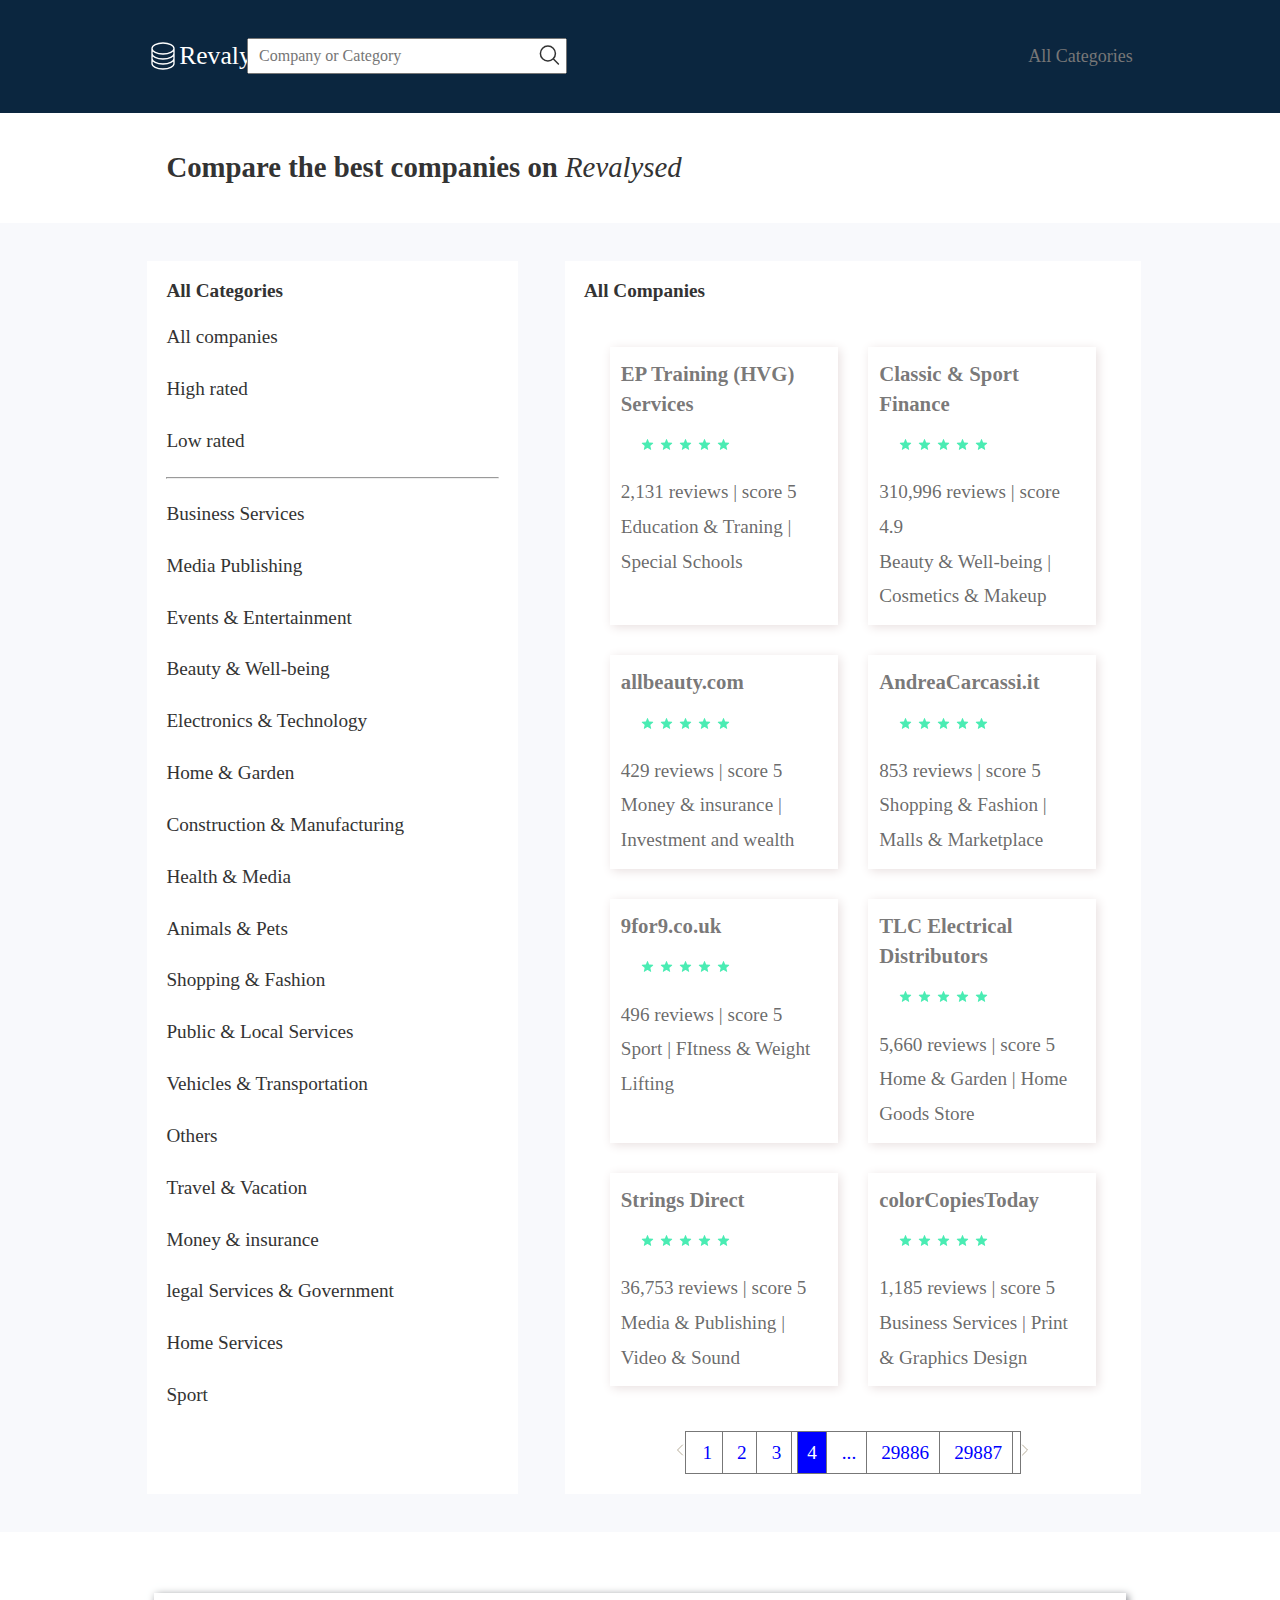
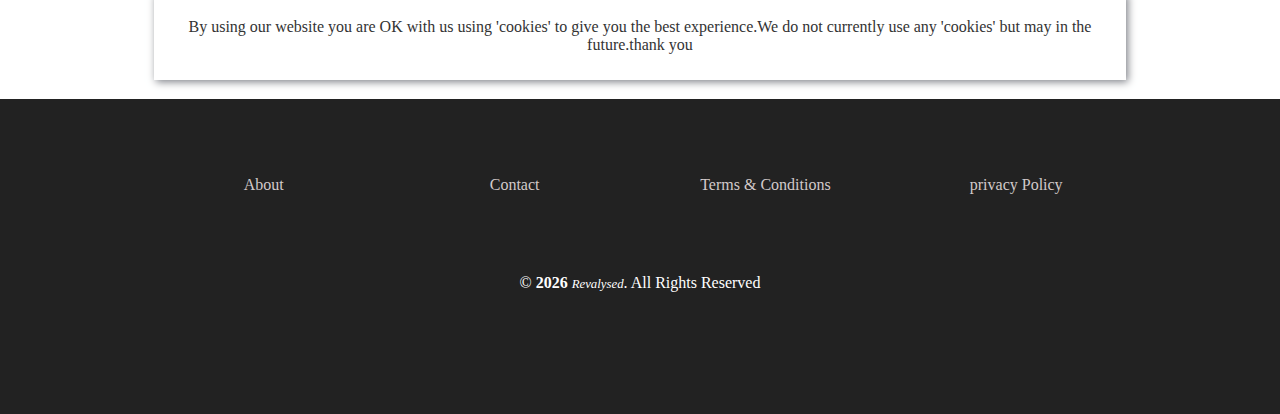
<file: all companies-4.html>
<!DOCTYPE html>
<html lang="en">
<head>
  <meta charset="UTF-8">
  <meta http-equiv="X-UA-Compatible" content="IE=edge">
  <meta name="viewport" content="width=device-width, initial-scale=1.0">
  <title>Revalysed-All companies</title>
  <link rel="stylesheet" href="style.css">
  <link rel="stylesheet" href="Reuseable.css">
  <link rel="stylesheet" href="all-category.css">
  <link rel="stylesheet" href="responsive.css">
</head>
<style>
  .pagination .forth{
    border-left: 1px solid #777;
    background-color: #0000ff;
    color: #fff;
  }
</style>

<body>
  <section class="section-one">
    <nav class="nav all-category-nav">
          <div class="nav-items">
            <svg
              xmlns="http://www.w3.org/2000/svg"
              fill="none"
              viewBox="0 0 24 24"
              stroke="currentColor"
              class="logo-icon"
            >
              <path
                strokeLinecap="round"
                strokeLinejoin="round"
                d="M20.25 6.375c0 2.278-3.694 4.125-8.25 4.125S3.75 8.653 3.75 6.375m16.5 0c0-2.278-3.694-4.125-8.25-4.125S3.75 4.097 3.75 6.375m16.5 0v11.25c0 2.278-3.694 4.125-8.25 4.125s-8.25-1.847-8.25-4.125V6.375m16.5 0v3.75m-16.5-3.75v3.75m16.5 0v3.75C20.25 16.153 16.556 18 12 18s-8.25-1.847-8.25-4.125v-3.75m16.5 0c0 2.278-3.694 4.125-8.25 4.125s-8.25-1.847-8.25-4.125"
              />
            </svg>
            <a href="index.html">Revalysed</a>
          </div>
          <form class="all-categories-form" action="#">
            <input class="all-categories-search" type="search" placeholder="Company or Category">
            <button class="btn-all-categories"><svg xmlns="http://www.w3.org/2000/svg" fill="none"
              viewBox="0 0 24 24" stroke-width="1.5" stroke="currentColor" class="all-categories-search">
            <path stroke-linecap="round" stroke-linejoin="round"
             d="M21 21l-5.197-5.197m0 0A7.5 7.5 0 105.196 5.196a7.5 7.5 0 0010.607 10.607z" />
           </svg>
          </button>
          </form>
          <div class="nav-items all-category-nav-items">
            <a class="nav-content" href="#">All Categories</a>
          </div>
          <button class=" btn-mobile-nav">
           <svg xmlns="http://www.w3.org/2000/svg" fill="none"
           viewBox="0 0 24 24" stroke-width="1.5" stroke="currentColor" class="mobile-icon menu-outline">
            <path stroke-linecap="round" stroke-linejoin="round"
             d="M3.75 6.75h16.5M3.75 12h16.5m-16.5 5.25h16.5" />
              </svg>

              <svg xmlns="http://www.w3.org/2000/svg" fill="none" 
              viewBox="0 0 24 24" stroke-width="1.5" stroke="currentColor" class="mobile-icon close-outline">
             <path stroke-linecap="round" stroke-linejoin="round" d="M6 18L18 6M6 6l12 12" />
             </svg>
          </button> 
        </nav>
  </section>

  <div class="container">
    <div class="company-comparison-text ">
      <h1>Compare the best companies on <em>Revalysed</em></h1>
    </div>
  </div>

  <!-- <div class=" section-three section-two">
   <div class="all-categories-section-three-content">
   
     <div class="row">
      <div class="col-4">
        <div class="col-4-links">
      
        </div>
      </div>
      <div class="col-8">i love jesus</div>
    </div>
   </div>
  </div> -->

  <section class="all-categories-section-three section-two">
    <div class="all-categories-content grid">
      <div class="AC-links-container-1">
         <h1 class="all-categories-h1 section-header">All Categories</h1>
          <div><a class="ac-links" href="#">All companies</a></div>
          <div><a class="ac-links" href="#">High rated</a></div>
          <div><a class="ac-links" href="#">Low rated</a></div>
          <hr>
          <div><a class="ac-links" href="#">Business Services</a></div>
          <div><a class="ac-links" href="#">Media Publishing</a></div>
          <div><a class="ac-links" href="#">Events & Entertainment</a></div>
          <div><a class="ac-links" href="#">Beauty & Well-being</a></div>
          <div><a class="ac-links" href="#">Electronics & Technology</a></div>
          <div><a class="ac-links" href="#">Home & Garden</a></div>
          <div><a class="ac-links" href="#">Construction & Manufacturing</a></div>
          <div><a class="ac-links" href="#">Health & Media</a></div>
          <div><a class="ac-links" href="#">Animals & Pets</a></div>
          <div><a class="ac-links" href="#">Shopping & Fashion</a></div>
          <div><a class="ac-links" href="#">Public & Local Services</a></div>
          <div><a class="ac-links" href="#">Vehicles & Transportation</a></div>
          <div><a class="ac-links" href="#">Others</a></div>
          <div><a class="ac-links" href="#">Travel & Vacation</a></div>
          <div><a class="ac-links" href="#">Money & insurance</a></div>
          <div><a class="ac-links" href="#">legal Services & Government</a></div>
          <div><a class="ac-links" href="#">Home Services</a></div>
          <div><a class="ac-links" href="#">Sport</a></div>
      </div>

      <div class="second-grid">
      <h1 class="all-categories-h1 section-header">All Companies</h1>
      <div class="AC-links-container-2 grid grid--2-col">
        <a href="#" class="AC-links-container-2-content">

            <strong>EP Training (HVG) Services</strong>
            <div class="rate">
              <svg
                xmlns="http://www.w3.org/2000/svg"
                fill="none"
                viewBox="0 0 24 24"
                stroke="currentColor"
                class="rating-icons"
              >
                <path
                  strokeLinecap="round"
                  strokeLinejoin="round"
                  d="M11.48 3.499a.562.562 0 011.04 0l2.125 5.111a.563.563 0 00.475.345l5.518.442c.499.04.701.663.321.988l-4.204 3.602a.563.563 0 00-.182.557l1.285 5.385a.562.562 0 01-.84.61l-4.725-2.885a.563.563 0 00-.586 0L6.982 20.54a.562.562 0 01-.84-.61l1.285-5.386a.562.562 0 00-.182-.557l-4.204-3.602a.563.563 0 01.321-.988l5.518-.442a.563.563 0 00.475-.345L11.48 3.5z"
                />
              </svg>

              <svg
                xmlns="http://www.w3.org/2000/svg"
                fill="none"
                viewBox="0 0 24 24"
                stroke="currentColor"
                class="rating-icons"
              >
                <path
                  strokeLinecap="round"
                  strokeLinejoin="round"
                  d="M11.48 3.499a.562.562 0 011.04 0l2.125 5.111a.563.563 0 00.475.345l5.518.442c.499.04.701.663.321.988l-4.204 3.602a.563.563 0 00-.182.557l1.285 5.385a.562.562 0 01-.84.61l-4.725-2.885a.563.563 0 00-.586 0L6.982 20.54a.562.562 0 01-.84-.61l1.285-5.386a.562.562 0 00-.182-.557l-4.204-3.602a.563.563 0 01.321-.988l5.518-.442a.563.563 0 00.475-.345L11.48 3.5z"
                />
              </svg>

              <svg
                xmlns="http://www.w3.org/2000/svg"
                fill="none"
                viewBox="0 0 24 24"
                stroke="currentColor"
                class="rating-icons"
              >
                <path
                  strokeLinecap="round"
                  strokeLinejoin="round"
                  d="M11.48 3.499a.562.562 0 011.04 0l2.125 5.111a.563.563 0 00.475.345l5.518.442c.499.04.701.663.321.988l-4.204 3.602a.563.563 0 00-.182.557l1.285 5.385a.562.562 0 01-.84.61l-4.725-2.885a.563.563 0 00-.586 0L6.982 20.54a.562.562 0 01-.84-.61l1.285-5.386a.562.562 0 00-.182-.557l-4.204-3.602a.563.563 0 01.321-.988l5.518-.442a.563.563 0 00.475-.345L11.48 3.5z"
                />
              </svg>

              <svg
                xmlns="http://www.w3.org/2000/svg"
                fill="none"
                viewBox="0 0 24 24"
                stroke="currentColor"
                class="rating-icons"
              >
                <path
                  strokeLinecap="round"
                  strokeLinejoin="round"
                  d="M11.48 3.499a.562.562 0 011.04 0l2.125 5.111a.563.563 0 00.475.345l5.518.442c.499.04.701.663.321.988l-4.204 3.602a.563.563 0 00-.182.557l1.285 5.385a.562.562 0 01-.84.61l-4.725-2.885a.563.563 0 00-.586 0L6.982 20.54a.562.562 0 01-.84-.61l1.285-5.386a.562.562 0 00-.182-.557l-4.204-3.602a.563.563 0 01.321-.988l5.518-.442a.563.563 0 00.475-.345L11.48 3.5z"
                />
              </svg>

              <svg
                xmlns="http://www.w3.org/2000/svg"
                fill="none"
                viewBox="0 0 24 24"
                stroke="currentColor"
                class="rating-icons"
              >
                <path
                  strokeLinecap="round"
                  strokeLinejoin="round"
                  d="M11.48 3.499a.562.562 0 011.04 0l2.125 5.111a.563.563 0 00.475.345l5.518.442c.499.04.701.663.321.988l-4.204 3.602a.563.563 0 00-.182.557l1.285 5.385a.562.562 0 01-.84.61l-4.725-2.885a.563.563 0 00-.586 0L6.982 20.54a.562.562 0 01-.84-.61l1.285-5.386a.562.562 0 00-.182-.557l-4.204-3.602a.563.563 0 01.321-.988l5.518-.442a.563.563 0 00.475-.345L11.48 3.5z"
                />
              </svg>
            </div>
            <p>2,131 reviews &VerticalLine; score 5</p>
            <p>Education & Traning &VerticalLine; Special Schools</p>

        </a>
        <a href="#" class="AC-links-container-2-content">
                 <strong>Classic & Sport Finance</strong>
            <div class="rate">
              <svg
                xmlns="http://www.w3.org/2000/svg"
                fill="none"
                viewBox="0 0 24 24"
                stroke="currentColor"
                class="rating-icons"
              >
                <path
                  strokeLinecap="round"
                  strokeLinejoin="round"
                  d="M11.48 3.499a.562.562 0 011.04 0l2.125 5.111a.563.563 0 00.475.345l5.518.442c.499.04.701.663.321.988l-4.204 3.602a.563.563 0 00-.182.557l1.285 5.385a.562.562 0 01-.84.61l-4.725-2.885a.563.563 0 00-.586 0L6.982 20.54a.562.562 0 01-.84-.61l1.285-5.386a.562.562 0 00-.182-.557l-4.204-3.602a.563.563 0 01.321-.988l5.518-.442a.563.563 0 00.475-.345L11.48 3.5z"
                />
              </svg>

              <svg
                xmlns="http://www.w3.org/2000/svg"
                fill="none"
                viewBox="0 0 24 24"
                stroke="currentColor"
                class="rating-icons"
              >
                <path
                  strokeLinecap="round"
                  strokeLinejoin="round"
                  d="M11.48 3.499a.562.562 0 011.04 0l2.125 5.111a.563.563 0 00.475.345l5.518.442c.499.04.701.663.321.988l-4.204 3.602a.563.563 0 00-.182.557l1.285 5.385a.562.562 0 01-.84.61l-4.725-2.885a.563.563 0 00-.586 0L6.982 20.54a.562.562 0 01-.84-.61l1.285-5.386a.562.562 0 00-.182-.557l-4.204-3.602a.563.563 0 01.321-.988l5.518-.442a.563.563 0 00.475-.345L11.48 3.5z"
                />
              </svg>

              <svg
                xmlns="http://www.w3.org/2000/svg"
                fill="none"
                viewBox="0 0 24 24"
                stroke="currentColor"
                class="rating-icons"
              >
                <path
                  strokeLinecap="round"
                  strokeLinejoin="round"
                  d="M11.48 3.499a.562.562 0 011.04 0l2.125 5.111a.563.563 0 00.475.345l5.518.442c.499.04.701.663.321.988l-4.204 3.602a.563.563 0 00-.182.557l1.285 5.385a.562.562 0 01-.84.61l-4.725-2.885a.563.563 0 00-.586 0L6.982 20.54a.562.562 0 01-.84-.61l1.285-5.386a.562.562 0 00-.182-.557l-4.204-3.602a.563.563 0 01.321-.988l5.518-.442a.563.563 0 00.475-.345L11.48 3.5z"
                />
              </svg>

              <svg
                xmlns="http://www.w3.org/2000/svg"
                fill="none"
                viewBox="0 0 24 24"
                stroke="currentColor"
                class="rating-icons"
              >
                <path
                  strokeLinecap="round"
                  strokeLinejoin="round"
                  d="M11.48 3.499a.562.562 0 011.04 0l2.125 5.111a.563.563 0 00.475.345l5.518.442c.499.04.701.663.321.988l-4.204 3.602a.563.563 0 00-.182.557l1.285 5.385a.562.562 0 01-.84.61l-4.725-2.885a.563.563 0 00-.586 0L6.982 20.54a.562.562 0 01-.84-.61l1.285-5.386a.562.562 0 00-.182-.557l-4.204-3.602a.563.563 0 01.321-.988l5.518-.442a.563.563 0 00.475-.345L11.48 3.5z"
                />
              </svg>

              <svg
                xmlns="http://www.w3.org/2000/svg"
                fill="none"
                viewBox="0 0 24 24"
                stroke="currentColor"
                class="rating-icons"
              >
                <path
                  strokeLinecap="round"
                  strokeLinejoin="round"
                  d="M11.48 3.499a.562.562 0 011.04 0l2.125 5.111a.563.563 0 00.475.345l5.518.442c.499.04.701.663.321.988l-4.204 3.602a.563.563 0 00-.182.557l1.285 5.385a.562.562 0 01-.84.61l-4.725-2.885a.563.563 0 00-.586 0L6.982 20.54a.562.562 0 01-.84-.61l1.285-5.386a.562.562 0 00-.182-.557l-4.204-3.602a.563.563 0 01.321-.988l5.518-.442a.563.563 0 00.475-.345L11.48 3.5z"
                />
              </svg>
            </div>
            <p>310,996 reviews &VerticalLine; score 4.9</p>
            <p>Beauty & Well-being &VerticalLine; Cosmetics & Makeup</p>

        </a>
        <a href="#" class="AC-links-container-2-content">
                 <strong>allbeauty.com</strong>
            <div class="rate">
              <svg
                xmlns="http://www.w3.org/2000/svg"
                fill="none"
                viewBox="0 0 24 24"
                stroke="currentColor"
                class="rating-icons"
              >
                <path
                  strokeLinecap="round"
                  strokeLinejoin="round"
                  d="M11.48 3.499a.562.562 0 011.04 0l2.125 5.111a.563.563 0 00.475.345l5.518.442c.499.04.701.663.321.988l-4.204 3.602a.563.563 0 00-.182.557l1.285 5.385a.562.562 0 01-.84.61l-4.725-2.885a.563.563 0 00-.586 0L6.982 20.54a.562.562 0 01-.84-.61l1.285-5.386a.562.562 0 00-.182-.557l-4.204-3.602a.563.563 0 01.321-.988l5.518-.442a.563.563 0 00.475-.345L11.48 3.5z"
                />
              </svg>

              <svg
                xmlns="http://www.w3.org/2000/svg"
                fill="none"
                viewBox="0 0 24 24"
                stroke="currentColor"
                class="rating-icons"
              >
                <path
                  strokeLinecap="round"
                  strokeLinejoin="round"
                  d="M11.48 3.499a.562.562 0 011.04 0l2.125 5.111a.563.563 0 00.475.345l5.518.442c.499.04.701.663.321.988l-4.204 3.602a.563.563 0 00-.182.557l1.285 5.385a.562.562 0 01-.84.61l-4.725-2.885a.563.563 0 00-.586 0L6.982 20.54a.562.562 0 01-.84-.61l1.285-5.386a.562.562 0 00-.182-.557l-4.204-3.602a.563.563 0 01.321-.988l5.518-.442a.563.563 0 00.475-.345L11.48 3.5z"
                />
              </svg>

              <svg
                xmlns="http://www.w3.org/2000/svg"
                fill="none"
                viewBox="0 0 24 24"
                stroke="currentColor"
                class="rating-icons"
              >
                <path
                  strokeLinecap="round"
                  strokeLinejoin="round"
                  d="M11.48 3.499a.562.562 0 011.04 0l2.125 5.111a.563.563 0 00.475.345l5.518.442c.499.04.701.663.321.988l-4.204 3.602a.563.563 0 00-.182.557l1.285 5.385a.562.562 0 01-.84.61l-4.725-2.885a.563.563 0 00-.586 0L6.982 20.54a.562.562 0 01-.84-.61l1.285-5.386a.562.562 0 00-.182-.557l-4.204-3.602a.563.563 0 01.321-.988l5.518-.442a.563.563 0 00.475-.345L11.48 3.5z"
                />
              </svg>

              <svg
                xmlns="http://www.w3.org/2000/svg"
                fill="none"
                viewBox="0 0 24 24"
                stroke="currentColor"
                class="rating-icons"
              >
                <path
                  strokeLinecap="round"
                  strokeLinejoin="round"
                  d="M11.48 3.499a.562.562 0 011.04 0l2.125 5.111a.563.563 0 00.475.345l5.518.442c.499.04.701.663.321.988l-4.204 3.602a.563.563 0 00-.182.557l1.285 5.385a.562.562 0 01-.84.61l-4.725-2.885a.563.563 0 00-.586 0L6.982 20.54a.562.562 0 01-.84-.61l1.285-5.386a.562.562 0 00-.182-.557l-4.204-3.602a.563.563 0 01.321-.988l5.518-.442a.563.563 0 00.475-.345L11.48 3.5z"
                />
              </svg>

              <svg
                xmlns="http://www.w3.org/2000/svg"
                fill="none"
                viewBox="0 0 24 24"
                stroke="currentColor"
                class="rating-icons"
              >
                <path
                  strokeLinecap="round"
                  strokeLinejoin="round"
                  d="M11.48 3.499a.562.562 0 011.04 0l2.125 5.111a.563.563 0 00.475.345l5.518.442c.499.04.701.663.321.988l-4.204 3.602a.563.563 0 00-.182.557l1.285 5.385a.562.562 0 01-.84.61l-4.725-2.885a.563.563 0 00-.586 0L6.982 20.54a.562.562 0 01-.84-.61l1.285-5.386a.562.562 0 00-.182-.557l-4.204-3.602a.563.563 0 01.321-.988l5.518-.442a.563.563 0 00.475-.345L11.48 3.5z"
                />
              </svg>
            </div>
            <p>429 reviews &VerticalLine; score 5</p>
            <p>Money & insurance &VerticalLine; Investment and wealth</p>
        </a>
        <a href="#" class="AC-links-container-2-content">
                 <strong>AndreaCarcassi.it</strong>
            <div class="rate">
              <svg
                xmlns="http://www.w3.org/2000/svg"
                fill="none"
                viewBox="0 0 24 24"
                stroke="currentColor"
                class="rating-icons"
              >
                <path
                  strokeLinecap="round"
                  strokeLinejoin="round"
                  d="M11.48 3.499a.562.562 0 011.04 0l2.125 5.111a.563.563 0 00.475.345l5.518.442c.499.04.701.663.321.988l-4.204 3.602a.563.563 0 00-.182.557l1.285 5.385a.562.562 0 01-.84.61l-4.725-2.885a.563.563 0 00-.586 0L6.982 20.54a.562.562 0 01-.84-.61l1.285-5.386a.562.562 0 00-.182-.557l-4.204-3.602a.563.563 0 01.321-.988l5.518-.442a.563.563 0 00.475-.345L11.48 3.5z"
                />
              </svg>

              <svg
                xmlns="http://www.w3.org/2000/svg"
                fill="none"
                viewBox="0 0 24 24"
                stroke="currentColor"
                class="rating-icons"
              >
                <path
                  strokeLinecap="round"
                  strokeLinejoin="round"
                  d="M11.48 3.499a.562.562 0 011.04 0l2.125 5.111a.563.563 0 00.475.345l5.518.442c.499.04.701.663.321.988l-4.204 3.602a.563.563 0 00-.182.557l1.285 5.385a.562.562 0 01-.84.61l-4.725-2.885a.563.563 0 00-.586 0L6.982 20.54a.562.562 0 01-.84-.61l1.285-5.386a.562.562 0 00-.182-.557l-4.204-3.602a.563.563 0 01.321-.988l5.518-.442a.563.563 0 00.475-.345L11.48 3.5z"
                />
              </svg>

              <svg
                xmlns="http://www.w3.org/2000/svg"
                fill="none"
                viewBox="0 0 24 24"
                stroke="currentColor"
                class="rating-icons"
              >
                <path
                  strokeLinecap="round"
                  strokeLinejoin="round"
                  d="M11.48 3.499a.562.562 0 011.04 0l2.125 5.111a.563.563 0 00.475.345l5.518.442c.499.04.701.663.321.988l-4.204 3.602a.563.563 0 00-.182.557l1.285 5.385a.562.562 0 01-.84.61l-4.725-2.885a.563.563 0 00-.586 0L6.982 20.54a.562.562 0 01-.84-.61l1.285-5.386a.562.562 0 00-.182-.557l-4.204-3.602a.563.563 0 01.321-.988l5.518-.442a.563.563 0 00.475-.345L11.48 3.5z"
                />
              </svg>

              <svg
                xmlns="http://www.w3.org/2000/svg"
                fill="none"
                viewBox="0 0 24 24"
                stroke="currentColor"
                class="rating-icons"
              >
                <path
                  strokeLinecap="round"
                  strokeLinejoin="round"
                  d="M11.48 3.499a.562.562 0 011.04 0l2.125 5.111a.563.563 0 00.475.345l5.518.442c.499.04.701.663.321.988l-4.204 3.602a.563.563 0 00-.182.557l1.285 5.385a.562.562 0 01-.84.61l-4.725-2.885a.563.563 0 00-.586 0L6.982 20.54a.562.562 0 01-.84-.61l1.285-5.386a.562.562 0 00-.182-.557l-4.204-3.602a.563.563 0 01.321-.988l5.518-.442a.563.563 0 00.475-.345L11.48 3.5z"
                />
              </svg>

              <svg
                xmlns="http://www.w3.org/2000/svg"
                fill="none"
                viewBox="0 0 24 24"
                stroke="currentColor"
                class="rating-icons"
              >
                <path
                  strokeLinecap="round"
                  strokeLinejoin="round"
                  d="M11.48 3.499a.562.562 0 011.04 0l2.125 5.111a.563.563 0 00.475.345l5.518.442c.499.04.701.663.321.988l-4.204 3.602a.563.563 0 00-.182.557l1.285 5.385a.562.562 0 01-.84.61l-4.725-2.885a.563.563 0 00-.586 0L6.982 20.54a.562.562 0 01-.84-.61l1.285-5.386a.562.562 0 00-.182-.557l-4.204-3.602a.563.563 0 01.321-.988l5.518-.442a.563.563 0 00.475-.345L11.48 3.5z"
                />
              </svg>
            </div>
            <p>853 reviews &VerticalLine; score 5</p>
            <p>Shopping & Fashion &VerticalLine; Malls & Marketplace</p>
        </a>
        <a href="#" class="AC-links-container-2-content">
                 <strong>9for9.co.uk</strong>
            <div class="rate">
              <svg
                xmlns="http://www.w3.org/2000/svg"
                fill="none"
                viewBox="0 0 24 24"
                stroke="currentColor"
                class="rating-icons"
              >
                <path
                  strokeLinecap="round"
                  strokeLinejoin="round"
                  d="M11.48 3.499a.562.562 0 011.04 0l2.125 5.111a.563.563 0 00.475.345l5.518.442c.499.04.701.663.321.988l-4.204 3.602a.563.563 0 00-.182.557l1.285 5.385a.562.562 0 01-.84.61l-4.725-2.885a.563.563 0 00-.586 0L6.982 20.54a.562.562 0 01-.84-.61l1.285-5.386a.562.562 0 00-.182-.557l-4.204-3.602a.563.563 0 01.321-.988l5.518-.442a.563.563 0 00.475-.345L11.48 3.5z"
                />
              </svg>

              <svg
                xmlns="http://www.w3.org/2000/svg"
                fill="none"
                viewBox="0 0 24 24"
                stroke="currentColor"
                class="rating-icons"
              >
                <path
                  strokeLinecap="round"
                  strokeLinejoin="round"
                  d="M11.48 3.499a.562.562 0 011.04 0l2.125 5.111a.563.563 0 00.475.345l5.518.442c.499.04.701.663.321.988l-4.204 3.602a.563.563 0 00-.182.557l1.285 5.385a.562.562 0 01-.84.61l-4.725-2.885a.563.563 0 00-.586 0L6.982 20.54a.562.562 0 01-.84-.61l1.285-5.386a.562.562 0 00-.182-.557l-4.204-3.602a.563.563 0 01.321-.988l5.518-.442a.563.563 0 00.475-.345L11.48 3.5z"
                />
              </svg>

              <svg
                xmlns="http://www.w3.org/2000/svg"
                fill="none"
                viewBox="0 0 24 24"
                stroke="currentColor"
                class="rating-icons"
              >
                <path
                  strokeLinecap="round"
                  strokeLinejoin="round"
                  d="M11.48 3.499a.562.562 0 011.04 0l2.125 5.111a.563.563 0 00.475.345l5.518.442c.499.04.701.663.321.988l-4.204 3.602a.563.563 0 00-.182.557l1.285 5.385a.562.562 0 01-.84.61l-4.725-2.885a.563.563 0 00-.586 0L6.982 20.54a.562.562 0 01-.84-.61l1.285-5.386a.562.562 0 00-.182-.557l-4.204-3.602a.563.563 0 01.321-.988l5.518-.442a.563.563 0 00.475-.345L11.48 3.5z"
                />
              </svg>

              <svg
                xmlns="http://www.w3.org/2000/svg"
                fill="none"
                viewBox="0 0 24 24"
                stroke="currentColor"
                class="rating-icons"
              >
                <path
                  strokeLinecap="round"
                  strokeLinejoin="round"
                  d="M11.48 3.499a.562.562 0 011.04 0l2.125 5.111a.563.563 0 00.475.345l5.518.442c.499.04.701.663.321.988l-4.204 3.602a.563.563 0 00-.182.557l1.285 5.385a.562.562 0 01-.84.61l-4.725-2.885a.563.563 0 00-.586 0L6.982 20.54a.562.562 0 01-.84-.61l1.285-5.386a.562.562 0 00-.182-.557l-4.204-3.602a.563.563 0 01.321-.988l5.518-.442a.563.563 0 00.475-.345L11.48 3.5z"
                />
              </svg>

              <svg
                xmlns="http://www.w3.org/2000/svg"
                fill="none"
                viewBox="0 0 24 24"
                stroke="currentColor"
                class="rating-icons"
              >
                <path
                  strokeLinecap="round"
                  strokeLinejoin="round"
                  d="M11.48 3.499a.562.562 0 011.04 0l2.125 5.111a.563.563 0 00.475.345l5.518.442c.499.04.701.663.321.988l-4.204 3.602a.563.563 0 00-.182.557l1.285 5.385a.562.562 0 01-.84.61l-4.725-2.885a.563.563 0 00-.586 0L6.982 20.54a.562.562 0 01-.84-.61l1.285-5.386a.562.562 0 00-.182-.557l-4.204-3.602a.563.563 0 01.321-.988l5.518-.442a.563.563 0 00.475-.345L11.48 3.5z"
                />
              </svg>
            </div>
            <p>496 reviews &VerticalLine; score 5</p>
            <p>Sport &VerticalLine; FItness & Weight Lifting</p>
        </a>
        <a href="#" class="AC-links-container-2-content">
                 <strong>TLC Electrical Distributors</strong>
            <div class="rate">
              <svg
                xmlns="http://www.w3.org/2000/svg"
                fill="none"
                viewBox="0 0 24 24"
                stroke="currentColor"
                class="rating-icons"
              >
                <path
                  strokeLinecap="round"
                  strokeLinejoin="round"
                  d="M11.48 3.499a.562.562 0 011.04 0l2.125 5.111a.563.563 0 00.475.345l5.518.442c.499.04.701.663.321.988l-4.204 3.602a.563.563 0 00-.182.557l1.285 5.385a.562.562 0 01-.84.61l-4.725-2.885a.563.563 0 00-.586 0L6.982 20.54a.562.562 0 01-.84-.61l1.285-5.386a.562.562 0 00-.182-.557l-4.204-3.602a.563.563 0 01.321-.988l5.518-.442a.563.563 0 00.475-.345L11.48 3.5z"
                />
              </svg>

              <svg
                xmlns="http://www.w3.org/2000/svg"
                fill="none"
                viewBox="0 0 24 24"
                stroke="currentColor"
                class="rating-icons"
              >
                <path
                  strokeLinecap="round"
                  strokeLinejoin="round"
                  d="M11.48 3.499a.562.562 0 011.04 0l2.125 5.111a.563.563 0 00.475.345l5.518.442c.499.04.701.663.321.988l-4.204 3.602a.563.563 0 00-.182.557l1.285 5.385a.562.562 0 01-.84.61l-4.725-2.885a.563.563 0 00-.586 0L6.982 20.54a.562.562 0 01-.84-.61l1.285-5.386a.562.562 0 00-.182-.557l-4.204-3.602a.563.563 0 01.321-.988l5.518-.442a.563.563 0 00.475-.345L11.48 3.5z"
                />
              </svg>

              <svg
                xmlns="http://www.w3.org/2000/svg"
                fill="none"
                viewBox="0 0 24 24"
                stroke="currentColor"
                class="rating-icons"
              >
                <path
                  strokeLinecap="round"
                  strokeLinejoin="round"
                  d="M11.48 3.499a.562.562 0 011.04 0l2.125 5.111a.563.563 0 00.475.345l5.518.442c.499.04.701.663.321.988l-4.204 3.602a.563.563 0 00-.182.557l1.285 5.385a.562.562 0 01-.84.61l-4.725-2.885a.563.563 0 00-.586 0L6.982 20.54a.562.562 0 01-.84-.61l1.285-5.386a.562.562 0 00-.182-.557l-4.204-3.602a.563.563 0 01.321-.988l5.518-.442a.563.563 0 00.475-.345L11.48 3.5z"
                />
              </svg>

              <svg
                xmlns="http://www.w3.org/2000/svg"
                fill="none"
                viewBox="0 0 24 24"
                stroke="currentColor"
                class="rating-icons"
              >
                <path
                  strokeLinecap="round"
                  strokeLinejoin="round"
                  d="M11.48 3.499a.562.562 0 011.04 0l2.125 5.111a.563.563 0 00.475.345l5.518.442c.499.04.701.663.321.988l-4.204 3.602a.563.563 0 00-.182.557l1.285 5.385a.562.562 0 01-.84.61l-4.725-2.885a.563.563 0 00-.586 0L6.982 20.54a.562.562 0 01-.84-.61l1.285-5.386a.562.562 0 00-.182-.557l-4.204-3.602a.563.563 0 01.321-.988l5.518-.442a.563.563 0 00.475-.345L11.48 3.5z"
                />
              </svg>

              <svg
                xmlns="http://www.w3.org/2000/svg"
                fill="none"
                viewBox="0 0 24 24"
                stroke="currentColor"
                class="rating-icons"
              >
                <path
                  strokeLinecap="round"
                  strokeLinejoin="round"
                  d="M11.48 3.499a.562.562 0 011.04 0l2.125 5.111a.563.563 0 00.475.345l5.518.442c.499.04.701.663.321.988l-4.204 3.602a.563.563 0 00-.182.557l1.285 5.385a.562.562 0 01-.84.61l-4.725-2.885a.563.563 0 00-.586 0L6.982 20.54a.562.562 0 01-.84-.61l1.285-5.386a.562.562 0 00-.182-.557l-4.204-3.602a.563.563 0 01.321-.988l5.518-.442a.563.563 0 00.475-.345L11.48 3.5z"
                />
              </svg>
            </div>
            <p>5,660 reviews &VerticalLine; score 5</p>
            <p>Home & Garden &VerticalLine; Home Goods Store</p>
        </a>

                <a href="#" class="AC-links-container-2-content">
                 <strong>Strings Direct</strong>
            <div class="rate">
              <svg
                xmlns="http://www.w3.org/2000/svg"
                fill="none"
                viewBox="0 0 24 24"
                stroke="currentColor"
                class="rating-icons"
              >
                <path
                  strokeLinecap="round"
                  strokeLinejoin="round"
                  d="M11.48 3.499a.562.562 0 011.04 0l2.125 5.111a.563.563 0 00.475.345l5.518.442c.499.04.701.663.321.988l-4.204 3.602a.563.563 0 00-.182.557l1.285 5.385a.562.562 0 01-.84.61l-4.725-2.885a.563.563 0 00-.586 0L6.982 20.54a.562.562 0 01-.84-.61l1.285-5.386a.562.562 0 00-.182-.557l-4.204-3.602a.563.563 0 01.321-.988l5.518-.442a.563.563 0 00.475-.345L11.48 3.5z"
                />
              </svg>

              <svg
                xmlns="http://www.w3.org/2000/svg"
                fill="none"
                viewBox="0 0 24 24"
                stroke="currentColor"
                class="rating-icons"
              >
                <path
                  strokeLinecap="round"
                  strokeLinejoin="round"
                  d="M11.48 3.499a.562.562 0 011.04 0l2.125 5.111a.563.563 0 00.475.345l5.518.442c.499.04.701.663.321.988l-4.204 3.602a.563.563 0 00-.182.557l1.285 5.385a.562.562 0 01-.84.61l-4.725-2.885a.563.563 0 00-.586 0L6.982 20.54a.562.562 0 01-.84-.61l1.285-5.386a.562.562 0 00-.182-.557l-4.204-3.602a.563.563 0 01.321-.988l5.518-.442a.563.563 0 00.475-.345L11.48 3.5z"
                />
              </svg>

              <svg
                xmlns="http://www.w3.org/2000/svg"
                fill="none"
                viewBox="0 0 24 24"
                stroke="currentColor"
                class="rating-icons"
              >
                <path
                  strokeLinecap="round"
                  strokeLinejoin="round"
                  d="M11.48 3.499a.562.562 0 011.04 0l2.125 5.111a.563.563 0 00.475.345l5.518.442c.499.04.701.663.321.988l-4.204 3.602a.563.563 0 00-.182.557l1.285 5.385a.562.562 0 01-.84.61l-4.725-2.885a.563.563 0 00-.586 0L6.982 20.54a.562.562 0 01-.84-.61l1.285-5.386a.562.562 0 00-.182-.557l-4.204-3.602a.563.563 0 01.321-.988l5.518-.442a.563.563 0 00.475-.345L11.48 3.5z"
                />
              </svg>

              <svg
                xmlns="http://www.w3.org/2000/svg"
                fill="none"
                viewBox="0 0 24 24"
                stroke="currentColor"
                class="rating-icons"
              >
                <path
                  strokeLinecap="round"
                  strokeLinejoin="round"
                  d="M11.48 3.499a.562.562 0 011.04 0l2.125 5.111a.563.563 0 00.475.345l5.518.442c.499.04.701.663.321.988l-4.204 3.602a.563.563 0 00-.182.557l1.285 5.385a.562.562 0 01-.84.61l-4.725-2.885a.563.563 0 00-.586 0L6.982 20.54a.562.562 0 01-.84-.61l1.285-5.386a.562.562 0 00-.182-.557l-4.204-3.602a.563.563 0 01.321-.988l5.518-.442a.563.563 0 00.475-.345L11.48 3.5z"
                />
              </svg>

              <svg
                xmlns="http://www.w3.org/2000/svg"
                fill="none"
                viewBox="0 0 24 24"
                stroke="currentColor"
                class="rating-icons"
              >
                <path
                  strokeLinecap="round"
                  strokeLinejoin="round"
                  d="M11.48 3.499a.562.562 0 011.04 0l2.125 5.111a.563.563 0 00.475.345l5.518.442c.499.04.701.663.321.988l-4.204 3.602a.563.563 0 00-.182.557l1.285 5.385a.562.562 0 01-.84.61l-4.725-2.885a.563.563 0 00-.586 0L6.982 20.54a.562.562 0 01-.84-.61l1.285-5.386a.562.562 0 00-.182-.557l-4.204-3.602a.563.563 0 01.321-.988l5.518-.442a.563.563 0 00.475-.345L11.48 3.5z"
                />
              </svg>
            </div>
            <p>36,753 reviews &VerticalLine; score 5</p>
            <p>Media & Publishing &VerticalLine; Video & Sound</p>
        </a>

                <a href="#" class="AC-links-container-2-content">
                 <strong>colorCopiesToday</strong>
            <div class="rate">
              <svg
                xmlns="http://www.w3.org/2000/svg"
                fill="none"
                viewBox="0 0 24 24"
                stroke="currentColor"
                class="rating-icons"
              >
                <path
                  strokeLinecap="round"
                  strokeLinejoin="round"
                  d="M11.48 3.499a.562.562 0 011.04 0l2.125 5.111a.563.563 0 00.475.345l5.518.442c.499.04.701.663.321.988l-4.204 3.602a.563.563 0 00-.182.557l1.285 5.385a.562.562 0 01-.84.61l-4.725-2.885a.563.563 0 00-.586 0L6.982 20.54a.562.562 0 01-.84-.61l1.285-5.386a.562.562 0 00-.182-.557l-4.204-3.602a.563.563 0 01.321-.988l5.518-.442a.563.563 0 00.475-.345L11.48 3.5z"
                />
              </svg>

              <svg
                xmlns="http://www.w3.org/2000/svg"
                fill="none"
                viewBox="0 0 24 24"
                stroke="currentColor"
                class="rating-icons"
              >
                <path
                  strokeLinecap="round"
                  strokeLinejoin="round"
                  d="M11.48 3.499a.562.562 0 011.04 0l2.125 5.111a.563.563 0 00.475.345l5.518.442c.499.04.701.663.321.988l-4.204 3.602a.563.563 0 00-.182.557l1.285 5.385a.562.562 0 01-.84.61l-4.725-2.885a.563.563 0 00-.586 0L6.982 20.54a.562.562 0 01-.84-.61l1.285-5.386a.562.562 0 00-.182-.557l-4.204-3.602a.563.563 0 01.321-.988l5.518-.442a.563.563 0 00.475-.345L11.48 3.5z"
                />
              </svg>

              <svg
                xmlns="http://www.w3.org/2000/svg"
                fill="none"
                viewBox="0 0 24 24"
                stroke="currentColor"
                class="rating-icons"
              >
                <path
                  strokeLinecap="round"
                  strokeLinejoin="round"
                  d="M11.48 3.499a.562.562 0 011.04 0l2.125 5.111a.563.563 0 00.475.345l5.518.442c.499.04.701.663.321.988l-4.204 3.602a.563.563 0 00-.182.557l1.285 5.385a.562.562 0 01-.84.61l-4.725-2.885a.563.563 0 00-.586 0L6.982 20.54a.562.562 0 01-.84-.61l1.285-5.386a.562.562 0 00-.182-.557l-4.204-3.602a.563.563 0 01.321-.988l5.518-.442a.563.563 0 00.475-.345L11.48 3.5z"
                />
              </svg>

              <svg
                xmlns="http://www.w3.org/2000/svg"
                fill="none"
                viewBox="0 0 24 24"
                stroke="currentColor"
                class="rating-icons"
              >
                <path
                  strokeLinecap="round"
                  strokeLinejoin="round"
                  d="M11.48 3.499a.562.562 0 011.04 0l2.125 5.111a.563.563 0 00.475.345l5.518.442c.499.04.701.663.321.988l-4.204 3.602a.563.563 0 00-.182.557l1.285 5.385a.562.562 0 01-.84.61l-4.725-2.885a.563.563 0 00-.586 0L6.982 20.54a.562.562 0 01-.84-.61l1.285-5.386a.562.562 0 00-.182-.557l-4.204-3.602a.563.563 0 01.321-.988l5.518-.442a.563.563 0 00.475-.345L11.48 3.5z"
                />
              </svg>

              <svg
                xmlns="http://www.w3.org/2000/svg"
                fill="none"
                viewBox="0 0 24 24"
                stroke="currentColor"
                class="rating-icons"
              >
                <path
                  strokeLinecap="round"
                  strokeLinejoin="round"
                  d="M11.48 3.499a.562.562 0 011.04 0l2.125 5.111a.563.563 0 00.475.345l5.518.442c.499.04.701.663.321.988l-4.204 3.602a.563.563 0 00-.182.557l1.285 5.385a.562.562 0 01-.84.61l-4.725-2.885a.563.563 0 00-.586 0L6.982 20.54a.562.562 0 01-.84-.61l1.285-5.386a.562.562 0 00-.182-.557l-4.204-3.602a.563.563 0 01.321-.988l5.518-.442a.563.563 0 00.475-.345L11.48 3.5z"
                />
              </svg>
            </div>
            <p>1,185 reviews &VerticalLine; score 5</p>
            <p>Business Services &VerticalLine; Print & Graphics Design</p>
        </a>
      </div>

      <section class="pagination-section">
         <div class="pagination">
          <button class="btn-pagination btn-left">
            <svg xmlns="http://www.w3.org/2000/svg" fill="none"
             viewBox="0 0 24 24" stroke-width="1.5" stroke="currentColor" class="cheveron">
            <path stroke-linecap="round" stroke-linejoin="round" d="M15.75 19.5L8.25 12l7.5-7.5" />
            </svg>
          </button>
          <a class="page-links" href="All categories.html">1</a>
          <a class="page-links" href="all companies 2.html">2</a>
          <a class="page-links" href="all compsnies 3.html">3</a>
          <a class="page-links forth" href="all companies-4.html">4</a>
          <a class="page-links" href="#">...</a>
          <a class="page-links" href="all-companies-29886.html">29886</a>
          <a class="page-links" href="all-companies-29887.html">29887</a>
         

          <button class="btn-pagination btn-right">
             <svg xmlns="http://www.w3.org/2000/svg" fill="none"
              viewBox="0 0 24 24" stroke-width="1.5" stroke="currentColor" class="cheveron">
            <path stroke-linecap="round" stroke-linejoin="round" d="M8.25 4.5l7.5 7.5-7.5 7.5" />
            </svg>
          </button>
         </div>
      </div>
      </section>
    </div>

  </section>

  
    <section class="section-four">
      <div class="grid grid--1-col section-four-content">
       <p>  By using our website you are OK with us using 'cookies'
         to give you the best experience.We  do not currently use any  'cookies'
         but may in the future.thank you
        </p>
      </div>
    </section>

      <!-- //////////////////////////////// -->
    <!--////// FOOTER////// -->
    <!-- //////////////////////////////// -->
    <footer class="footer">
      <div class="footer-container grid grid--4-col">
        <div class="footer-links">About</div>
        <div class="footer-links">Contact</div>
        <div class="footer-links">Terms & Conditions</div>
        <div class="footer-links">privacy Policy</div>
      </div>
      <p>&copy; <strong class="year">2021</strong> <em class="footer-em">Revalysed</em>. All Rights Reserved</p>
    </footer>


    <script src="style.js"></script>

  
</body>
</html>
</file>
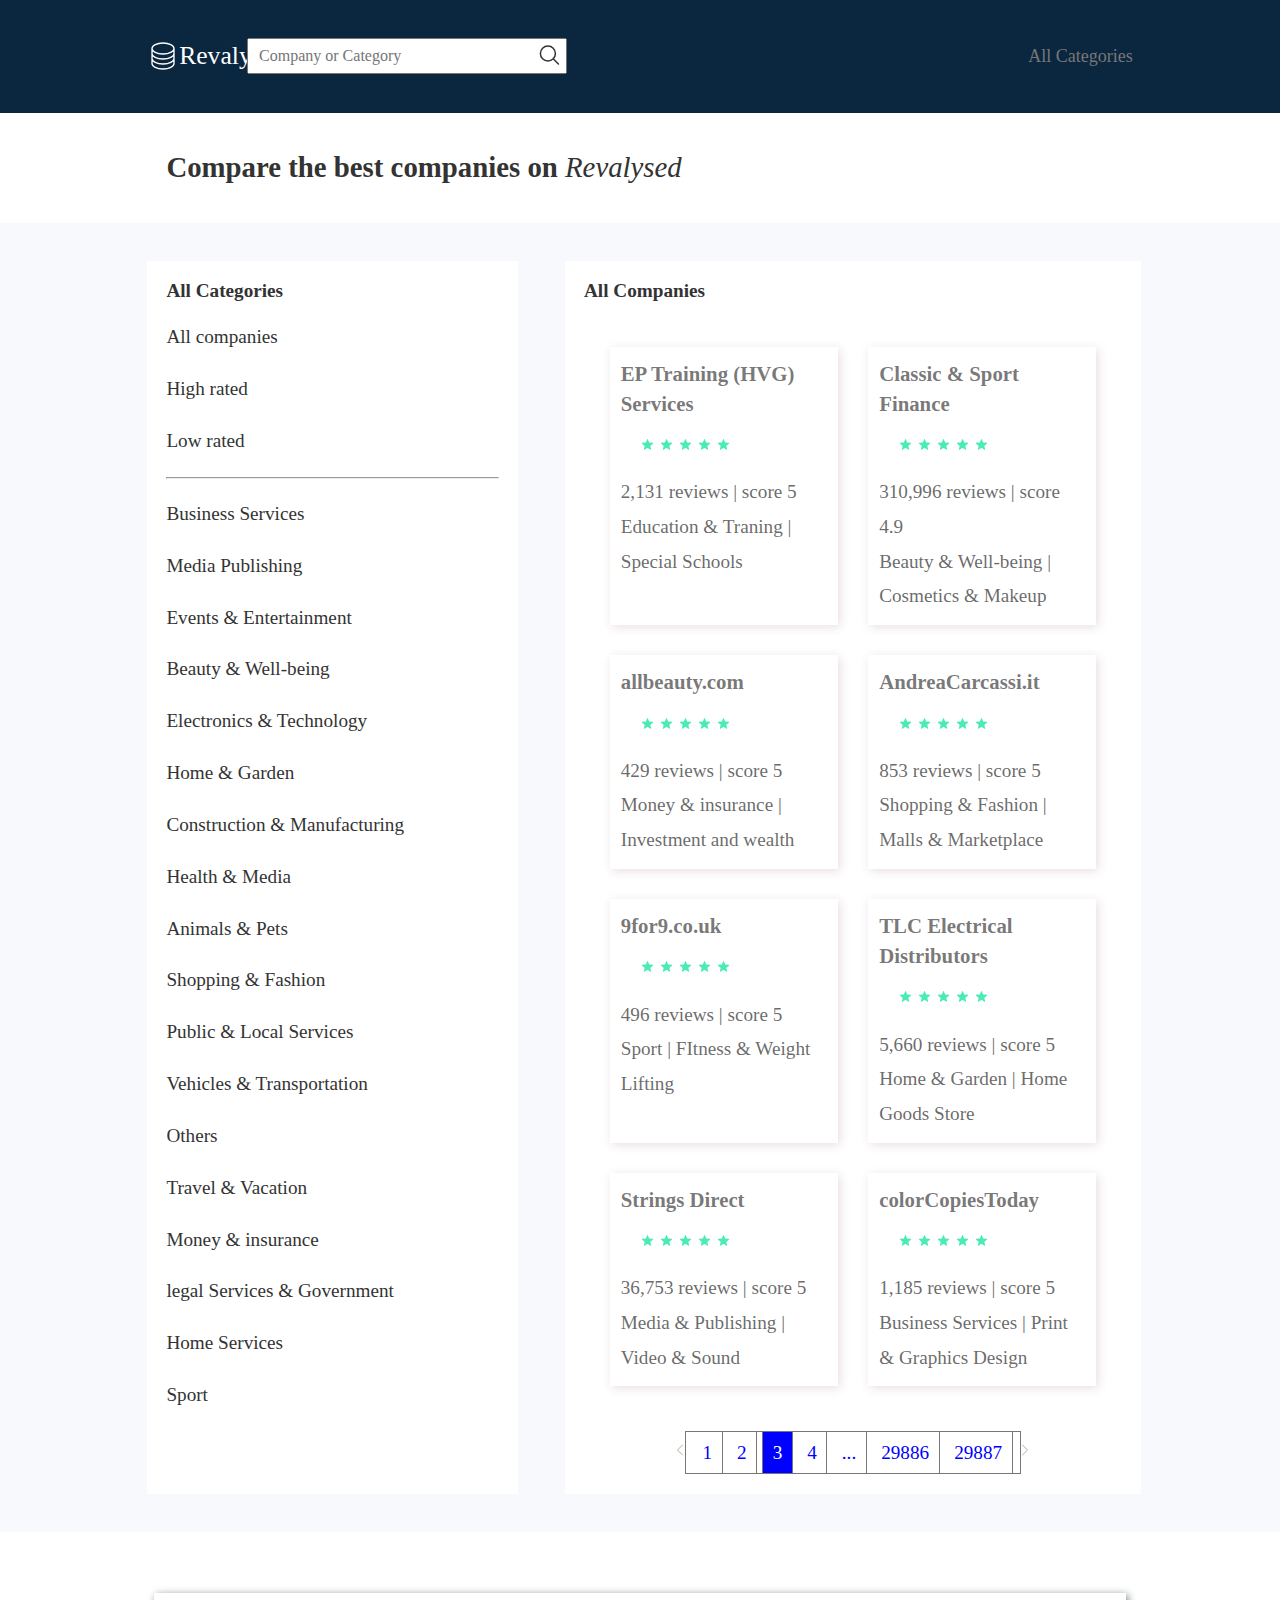
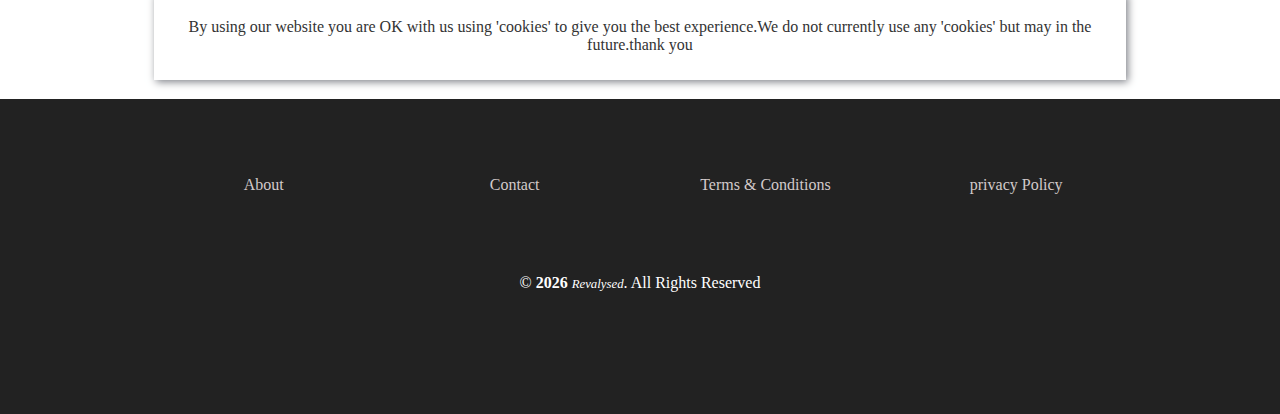
<file: all compsnies 3.html>
<!DOCTYPE html>
<html lang="en">
<head>
  <meta charset="UTF-8">
  <meta http-equiv="X-UA-Compatible" content="IE=edge">
  <meta name="viewport" content="width=device-width, initial-scale=1.0">
  <title>Revalysed-All companies</title>
  <link rel="stylesheet" href="style.css">
  <link rel="stylesheet" href="Reuseable.css">
  <link rel="stylesheet" href="all-category.css">
  <link rel="stylesheet" href="responsive.css">
</head>
<style>
  .pagination .third{
    border-left: 1px solid #777;
    background-color: #0000ff;
    color: #fff;
  }
</style>
<body>
  <section class="section-one">
    <nav class="nav all-category-nav">
          <div class="nav-items">
            <svg
              xmlns="http://www.w3.org/2000/svg"
              fill="none"
              viewBox="0 0 24 24"
              stroke="currentColor"
              class="logo-icon"
            >
              <path
                strokeLinecap="round"
                strokeLinejoin="round"
                d="M20.25 6.375c0 2.278-3.694 4.125-8.25 4.125S3.75 8.653 3.75 6.375m16.5 0c0-2.278-3.694-4.125-8.25-4.125S3.75 4.097 3.75 6.375m16.5 0v11.25c0 2.278-3.694 4.125-8.25 4.125s-8.25-1.847-8.25-4.125V6.375m16.5 0v3.75m-16.5-3.75v3.75m16.5 0v3.75C20.25 16.153 16.556 18 12 18s-8.25-1.847-8.25-4.125v-3.75m16.5 0c0 2.278-3.694 4.125-8.25 4.125s-8.25-1.847-8.25-4.125"
              />
            </svg>
            <a href="index.html">Revalysed</a>
          </div>
          <form class="all-categories-form" action="#">
            <input class="all-categories-search" type="search" placeholder="Company or Category">
            <button class="btn-all-categories"><svg xmlns="http://www.w3.org/2000/svg" fill="none"
              viewBox="0 0 24 24" stroke-width="1.5" stroke="currentColor" class="all-categories-search">
            <path stroke-linecap="round" stroke-linejoin="round"
             d="M21 21l-5.197-5.197m0 0A7.5 7.5 0 105.196 5.196a7.5 7.5 0 0010.607 10.607z" />
           </svg>
          </button>
          </form>
          <div class="nav-items all-category-nav-items">
            <a class="nav-content" href="#">All Categories</a>
          </div>
          <button class=" btn-mobile-nav">
           <svg xmlns="http://www.w3.org/2000/svg" fill="none"
           viewBox="0 0 24 24" stroke-width="1.5" stroke="currentColor" class="mobile-icon menu-outline">
            <path stroke-linecap="round" stroke-linejoin="round"
             d="M3.75 6.75h16.5M3.75 12h16.5m-16.5 5.25h16.5" />
              </svg>

              <svg xmlns="http://www.w3.org/2000/svg" fill="none" 
              viewBox="0 0 24 24" stroke-width="1.5" stroke="currentColor" class="mobile-icon close-outline">
             <path stroke-linecap="round" stroke-linejoin="round" d="M6 18L18 6M6 6l12 12" />
             </svg>
          </button> 
        </nav>
  </section>

  <div class="container">
    <div class="company-comparison-text ">
      <h1>Compare the best companies on <em>Revalysed</em></h1>
    </div>
  </div>

  <!-- <div class=" section-three section-two">
   <div class="all-categories-section-three-content">
   
     <div class="row">
      <div class="col-4">
        <div class="col-4-links">
      
        </div>
      </div>
      <div class="col-8">i love jesus</div>
    </div>
   </div>
  </div> -->

  <section class="all-categories-section-three section-two">
    <div class="all-categories-content grid">
      <div class="AC-links-container-1">
         <h1 class="all-categories-h1 section-header">All Categories</h1>
          <div><a class="ac-links" href="#">All companies</a></div>
          <div><a class="ac-links" href="#">High rated</a></div>
          <div><a class="ac-links" href="#">Low rated</a></div>
          <hr>
          <div><a class="ac-links" href="#">Business Services</a></div>
          <div><a class="ac-links" href="#">Media Publishing</a></div>
          <div><a class="ac-links" href="#">Events & Entertainment</a></div>
          <div><a class="ac-links" href="#">Beauty & Well-being</a></div>
          <div><a class="ac-links" href="#">Electronics & Technology</a></div>
          <div><a class="ac-links" href="#">Home & Garden</a></div>
          <div><a class="ac-links" href="#">Construction & Manufacturing</a></div>
          <div><a class="ac-links" href="#">Health & Media</a></div>
          <div><a class="ac-links" href="#">Animals & Pets</a></div>
          <div><a class="ac-links" href="#">Shopping & Fashion</a></div>
          <div><a class="ac-links" href="#">Public & Local Services</a></div>
          <div><a class="ac-links" href="#">Vehicles & Transportation</a></div>
          <div><a class="ac-links" href="#">Others</a></div>
          <div><a class="ac-links" href="#">Travel & Vacation</a></div>
          <div><a class="ac-links" href="#">Money & insurance</a></div>
          <div><a class="ac-links" href="#">legal Services & Government</a></div>
          <div><a class="ac-links" href="#">Home Services</a></div>
          <div><a class="ac-links" href="#">Sport</a></div>
      </div>

      <div class="second-grid">
      <h1 class="all-categories-h1 section-header">All Companies</h1>
      <div class="AC-links-container-2 grid grid--2-col">
        <a href="#" class="AC-links-container-2-content">

            <strong>EP Training (HVG) Services</strong>
            <div class="rate">
              <svg
                xmlns="http://www.w3.org/2000/svg"
                fill="none"
                viewBox="0 0 24 24"
                stroke="currentColor"
                class="rating-icons"
              >
                <path
                  strokeLinecap="round"
                  strokeLinejoin="round"
                  d="M11.48 3.499a.562.562 0 011.04 0l2.125 5.111a.563.563 0 00.475.345l5.518.442c.499.04.701.663.321.988l-4.204 3.602a.563.563 0 00-.182.557l1.285 5.385a.562.562 0 01-.84.61l-4.725-2.885a.563.563 0 00-.586 0L6.982 20.54a.562.562 0 01-.84-.61l1.285-5.386a.562.562 0 00-.182-.557l-4.204-3.602a.563.563 0 01.321-.988l5.518-.442a.563.563 0 00.475-.345L11.48 3.5z"
                />
              </svg>

              <svg
                xmlns="http://www.w3.org/2000/svg"
                fill="none"
                viewBox="0 0 24 24"
                stroke="currentColor"
                class="rating-icons"
              >
                <path
                  strokeLinecap="round"
                  strokeLinejoin="round"
                  d="M11.48 3.499a.562.562 0 011.04 0l2.125 5.111a.563.563 0 00.475.345l5.518.442c.499.04.701.663.321.988l-4.204 3.602a.563.563 0 00-.182.557l1.285 5.385a.562.562 0 01-.84.61l-4.725-2.885a.563.563 0 00-.586 0L6.982 20.54a.562.562 0 01-.84-.61l1.285-5.386a.562.562 0 00-.182-.557l-4.204-3.602a.563.563 0 01.321-.988l5.518-.442a.563.563 0 00.475-.345L11.48 3.5z"
                />
              </svg>

              <svg
                xmlns="http://www.w3.org/2000/svg"
                fill="none"
                viewBox="0 0 24 24"
                stroke="currentColor"
                class="rating-icons"
              >
                <path
                  strokeLinecap="round"
                  strokeLinejoin="round"
                  d="M11.48 3.499a.562.562 0 011.04 0l2.125 5.111a.563.563 0 00.475.345l5.518.442c.499.04.701.663.321.988l-4.204 3.602a.563.563 0 00-.182.557l1.285 5.385a.562.562 0 01-.84.61l-4.725-2.885a.563.563 0 00-.586 0L6.982 20.54a.562.562 0 01-.84-.61l1.285-5.386a.562.562 0 00-.182-.557l-4.204-3.602a.563.563 0 01.321-.988l5.518-.442a.563.563 0 00.475-.345L11.48 3.5z"
                />
              </svg>

              <svg
                xmlns="http://www.w3.org/2000/svg"
                fill="none"
                viewBox="0 0 24 24"
                stroke="currentColor"
                class="rating-icons"
              >
                <path
                  strokeLinecap="round"
                  strokeLinejoin="round"
                  d="M11.48 3.499a.562.562 0 011.04 0l2.125 5.111a.563.563 0 00.475.345l5.518.442c.499.04.701.663.321.988l-4.204 3.602a.563.563 0 00-.182.557l1.285 5.385a.562.562 0 01-.84.61l-4.725-2.885a.563.563 0 00-.586 0L6.982 20.54a.562.562 0 01-.84-.61l1.285-5.386a.562.562 0 00-.182-.557l-4.204-3.602a.563.563 0 01.321-.988l5.518-.442a.563.563 0 00.475-.345L11.48 3.5z"
                />
              </svg>

              <svg
                xmlns="http://www.w3.org/2000/svg"
                fill="none"
                viewBox="0 0 24 24"
                stroke="currentColor"
                class="rating-icons"
              >
                <path
                  strokeLinecap="round"
                  strokeLinejoin="round"
                  d="M11.48 3.499a.562.562 0 011.04 0l2.125 5.111a.563.563 0 00.475.345l5.518.442c.499.04.701.663.321.988l-4.204 3.602a.563.563 0 00-.182.557l1.285 5.385a.562.562 0 01-.84.61l-4.725-2.885a.563.563 0 00-.586 0L6.982 20.54a.562.562 0 01-.84-.61l1.285-5.386a.562.562 0 00-.182-.557l-4.204-3.602a.563.563 0 01.321-.988l5.518-.442a.563.563 0 00.475-.345L11.48 3.5z"
                />
              </svg>
            </div>
            <p>2,131 reviews &VerticalLine; score 5</p>
            <p>Education & Traning &VerticalLine; Special Schools</p>

        </a>
        <a href="#" class="AC-links-container-2-content">
                 <strong>Classic & Sport Finance</strong>
            <div class="rate">
              <svg
                xmlns="http://www.w3.org/2000/svg"
                fill="none"
                viewBox="0 0 24 24"
                stroke="currentColor"
                class="rating-icons"
              >
                <path
                  strokeLinecap="round"
                  strokeLinejoin="round"
                  d="M11.48 3.499a.562.562 0 011.04 0l2.125 5.111a.563.563 0 00.475.345l5.518.442c.499.04.701.663.321.988l-4.204 3.602a.563.563 0 00-.182.557l1.285 5.385a.562.562 0 01-.84.61l-4.725-2.885a.563.563 0 00-.586 0L6.982 20.54a.562.562 0 01-.84-.61l1.285-5.386a.562.562 0 00-.182-.557l-4.204-3.602a.563.563 0 01.321-.988l5.518-.442a.563.563 0 00.475-.345L11.48 3.5z"
                />
              </svg>

              <svg
                xmlns="http://www.w3.org/2000/svg"
                fill="none"
                viewBox="0 0 24 24"
                stroke="currentColor"
                class="rating-icons"
              >
                <path
                  strokeLinecap="round"
                  strokeLinejoin="round"
                  d="M11.48 3.499a.562.562 0 011.04 0l2.125 5.111a.563.563 0 00.475.345l5.518.442c.499.04.701.663.321.988l-4.204 3.602a.563.563 0 00-.182.557l1.285 5.385a.562.562 0 01-.84.61l-4.725-2.885a.563.563 0 00-.586 0L6.982 20.54a.562.562 0 01-.84-.61l1.285-5.386a.562.562 0 00-.182-.557l-4.204-3.602a.563.563 0 01.321-.988l5.518-.442a.563.563 0 00.475-.345L11.48 3.5z"
                />
              </svg>

              <svg
                xmlns="http://www.w3.org/2000/svg"
                fill="none"
                viewBox="0 0 24 24"
                stroke="currentColor"
                class="rating-icons"
              >
                <path
                  strokeLinecap="round"
                  strokeLinejoin="round"
                  d="M11.48 3.499a.562.562 0 011.04 0l2.125 5.111a.563.563 0 00.475.345l5.518.442c.499.04.701.663.321.988l-4.204 3.602a.563.563 0 00-.182.557l1.285 5.385a.562.562 0 01-.84.61l-4.725-2.885a.563.563 0 00-.586 0L6.982 20.54a.562.562 0 01-.84-.61l1.285-5.386a.562.562 0 00-.182-.557l-4.204-3.602a.563.563 0 01.321-.988l5.518-.442a.563.563 0 00.475-.345L11.48 3.5z"
                />
              </svg>

              <svg
                xmlns="http://www.w3.org/2000/svg"
                fill="none"
                viewBox="0 0 24 24"
                stroke="currentColor"
                class="rating-icons"
              >
                <path
                  strokeLinecap="round"
                  strokeLinejoin="round"
                  d="M11.48 3.499a.562.562 0 011.04 0l2.125 5.111a.563.563 0 00.475.345l5.518.442c.499.04.701.663.321.988l-4.204 3.602a.563.563 0 00-.182.557l1.285 5.385a.562.562 0 01-.84.61l-4.725-2.885a.563.563 0 00-.586 0L6.982 20.54a.562.562 0 01-.84-.61l1.285-5.386a.562.562 0 00-.182-.557l-4.204-3.602a.563.563 0 01.321-.988l5.518-.442a.563.563 0 00.475-.345L11.48 3.5z"
                />
              </svg>

              <svg
                xmlns="http://www.w3.org/2000/svg"
                fill="none"
                viewBox="0 0 24 24"
                stroke="currentColor"
                class="rating-icons"
              >
                <path
                  strokeLinecap="round"
                  strokeLinejoin="round"
                  d="M11.48 3.499a.562.562 0 011.04 0l2.125 5.111a.563.563 0 00.475.345l5.518.442c.499.04.701.663.321.988l-4.204 3.602a.563.563 0 00-.182.557l1.285 5.385a.562.562 0 01-.84.61l-4.725-2.885a.563.563 0 00-.586 0L6.982 20.54a.562.562 0 01-.84-.61l1.285-5.386a.562.562 0 00-.182-.557l-4.204-3.602a.563.563 0 01.321-.988l5.518-.442a.563.563 0 00.475-.345L11.48 3.5z"
                />
              </svg>
            </div>
            <p>310,996 reviews &VerticalLine; score 4.9</p>
            <p>Beauty & Well-being &VerticalLine; Cosmetics & Makeup</p>

        </a>
        <a href="#" class="AC-links-container-2-content">
                 <strong>allbeauty.com</strong>
            <div class="rate">
              <svg
                xmlns="http://www.w3.org/2000/svg"
                fill="none"
                viewBox="0 0 24 24"
                stroke="currentColor"
                class="rating-icons"
              >
                <path
                  strokeLinecap="round"
                  strokeLinejoin="round"
                  d="M11.48 3.499a.562.562 0 011.04 0l2.125 5.111a.563.563 0 00.475.345l5.518.442c.499.04.701.663.321.988l-4.204 3.602a.563.563 0 00-.182.557l1.285 5.385a.562.562 0 01-.84.61l-4.725-2.885a.563.563 0 00-.586 0L6.982 20.54a.562.562 0 01-.84-.61l1.285-5.386a.562.562 0 00-.182-.557l-4.204-3.602a.563.563 0 01.321-.988l5.518-.442a.563.563 0 00.475-.345L11.48 3.5z"
                />
              </svg>

              <svg
                xmlns="http://www.w3.org/2000/svg"
                fill="none"
                viewBox="0 0 24 24"
                stroke="currentColor"
                class="rating-icons"
              >
                <path
                  strokeLinecap="round"
                  strokeLinejoin="round"
                  d="M11.48 3.499a.562.562 0 011.04 0l2.125 5.111a.563.563 0 00.475.345l5.518.442c.499.04.701.663.321.988l-4.204 3.602a.563.563 0 00-.182.557l1.285 5.385a.562.562 0 01-.84.61l-4.725-2.885a.563.563 0 00-.586 0L6.982 20.54a.562.562 0 01-.84-.61l1.285-5.386a.562.562 0 00-.182-.557l-4.204-3.602a.563.563 0 01.321-.988l5.518-.442a.563.563 0 00.475-.345L11.48 3.5z"
                />
              </svg>

              <svg
                xmlns="http://www.w3.org/2000/svg"
                fill="none"
                viewBox="0 0 24 24"
                stroke="currentColor"
                class="rating-icons"
              >
                <path
                  strokeLinecap="round"
                  strokeLinejoin="round"
                  d="M11.48 3.499a.562.562 0 011.04 0l2.125 5.111a.563.563 0 00.475.345l5.518.442c.499.04.701.663.321.988l-4.204 3.602a.563.563 0 00-.182.557l1.285 5.385a.562.562 0 01-.84.61l-4.725-2.885a.563.563 0 00-.586 0L6.982 20.54a.562.562 0 01-.84-.61l1.285-5.386a.562.562 0 00-.182-.557l-4.204-3.602a.563.563 0 01.321-.988l5.518-.442a.563.563 0 00.475-.345L11.48 3.5z"
                />
              </svg>

              <svg
                xmlns="http://www.w3.org/2000/svg"
                fill="none"
                viewBox="0 0 24 24"
                stroke="currentColor"
                class="rating-icons"
              >
                <path
                  strokeLinecap="round"
                  strokeLinejoin="round"
                  d="M11.48 3.499a.562.562 0 011.04 0l2.125 5.111a.563.563 0 00.475.345l5.518.442c.499.04.701.663.321.988l-4.204 3.602a.563.563 0 00-.182.557l1.285 5.385a.562.562 0 01-.84.61l-4.725-2.885a.563.563 0 00-.586 0L6.982 20.54a.562.562 0 01-.84-.61l1.285-5.386a.562.562 0 00-.182-.557l-4.204-3.602a.563.563 0 01.321-.988l5.518-.442a.563.563 0 00.475-.345L11.48 3.5z"
                />
              </svg>

              <svg
                xmlns="http://www.w3.org/2000/svg"
                fill="none"
                viewBox="0 0 24 24"
                stroke="currentColor"
                class="rating-icons"
              >
                <path
                  strokeLinecap="round"
                  strokeLinejoin="round"
                  d="M11.48 3.499a.562.562 0 011.04 0l2.125 5.111a.563.563 0 00.475.345l5.518.442c.499.04.701.663.321.988l-4.204 3.602a.563.563 0 00-.182.557l1.285 5.385a.562.562 0 01-.84.61l-4.725-2.885a.563.563 0 00-.586 0L6.982 20.54a.562.562 0 01-.84-.61l1.285-5.386a.562.562 0 00-.182-.557l-4.204-3.602a.563.563 0 01.321-.988l5.518-.442a.563.563 0 00.475-.345L11.48 3.5z"
                />
              </svg>
            </div>
            <p>429 reviews &VerticalLine; score 5</p>
            <p>Money & insurance &VerticalLine; Investment and wealth</p>
        </a>
        <a href="#" class="AC-links-container-2-content">
                 <strong>AndreaCarcassi.it</strong>
            <div class="rate">
              <svg
                xmlns="http://www.w3.org/2000/svg"
                fill="none"
                viewBox="0 0 24 24"
                stroke="currentColor"
                class="rating-icons"
              >
                <path
                  strokeLinecap="round"
                  strokeLinejoin="round"
                  d="M11.48 3.499a.562.562 0 011.04 0l2.125 5.111a.563.563 0 00.475.345l5.518.442c.499.04.701.663.321.988l-4.204 3.602a.563.563 0 00-.182.557l1.285 5.385a.562.562 0 01-.84.61l-4.725-2.885a.563.563 0 00-.586 0L6.982 20.54a.562.562 0 01-.84-.61l1.285-5.386a.562.562 0 00-.182-.557l-4.204-3.602a.563.563 0 01.321-.988l5.518-.442a.563.563 0 00.475-.345L11.48 3.5z"
                />
              </svg>

              <svg
                xmlns="http://www.w3.org/2000/svg"
                fill="none"
                viewBox="0 0 24 24"
                stroke="currentColor"
                class="rating-icons"
              >
                <path
                  strokeLinecap="round"
                  strokeLinejoin="round"
                  d="M11.48 3.499a.562.562 0 011.04 0l2.125 5.111a.563.563 0 00.475.345l5.518.442c.499.04.701.663.321.988l-4.204 3.602a.563.563 0 00-.182.557l1.285 5.385a.562.562 0 01-.84.61l-4.725-2.885a.563.563 0 00-.586 0L6.982 20.54a.562.562 0 01-.84-.61l1.285-5.386a.562.562 0 00-.182-.557l-4.204-3.602a.563.563 0 01.321-.988l5.518-.442a.563.563 0 00.475-.345L11.48 3.5z"
                />
              </svg>

              <svg
                xmlns="http://www.w3.org/2000/svg"
                fill="none"
                viewBox="0 0 24 24"
                stroke="currentColor"
                class="rating-icons"
              >
                <path
                  strokeLinecap="round"
                  strokeLinejoin="round"
                  d="M11.48 3.499a.562.562 0 011.04 0l2.125 5.111a.563.563 0 00.475.345l5.518.442c.499.04.701.663.321.988l-4.204 3.602a.563.563 0 00-.182.557l1.285 5.385a.562.562 0 01-.84.61l-4.725-2.885a.563.563 0 00-.586 0L6.982 20.54a.562.562 0 01-.84-.61l1.285-5.386a.562.562 0 00-.182-.557l-4.204-3.602a.563.563 0 01.321-.988l5.518-.442a.563.563 0 00.475-.345L11.48 3.5z"
                />
              </svg>

              <svg
                xmlns="http://www.w3.org/2000/svg"
                fill="none"
                viewBox="0 0 24 24"
                stroke="currentColor"
                class="rating-icons"
              >
                <path
                  strokeLinecap="round"
                  strokeLinejoin="round"
                  d="M11.48 3.499a.562.562 0 011.04 0l2.125 5.111a.563.563 0 00.475.345l5.518.442c.499.04.701.663.321.988l-4.204 3.602a.563.563 0 00-.182.557l1.285 5.385a.562.562 0 01-.84.61l-4.725-2.885a.563.563 0 00-.586 0L6.982 20.54a.562.562 0 01-.84-.61l1.285-5.386a.562.562 0 00-.182-.557l-4.204-3.602a.563.563 0 01.321-.988l5.518-.442a.563.563 0 00.475-.345L11.48 3.5z"
                />
              </svg>

              <svg
                xmlns="http://www.w3.org/2000/svg"
                fill="none"
                viewBox="0 0 24 24"
                stroke="currentColor"
                class="rating-icons"
              >
                <path
                  strokeLinecap="round"
                  strokeLinejoin="round"
                  d="M11.48 3.499a.562.562 0 011.04 0l2.125 5.111a.563.563 0 00.475.345l5.518.442c.499.04.701.663.321.988l-4.204 3.602a.563.563 0 00-.182.557l1.285 5.385a.562.562 0 01-.84.61l-4.725-2.885a.563.563 0 00-.586 0L6.982 20.54a.562.562 0 01-.84-.61l1.285-5.386a.562.562 0 00-.182-.557l-4.204-3.602a.563.563 0 01.321-.988l5.518-.442a.563.563 0 00.475-.345L11.48 3.5z"
                />
              </svg>
            </div>
            <p>853 reviews &VerticalLine; score 5</p>
            <p>Shopping & Fashion &VerticalLine; Malls & Marketplace</p>
        </a>
        <a href="#" class="AC-links-container-2-content">
                 <strong>9for9.co.uk</strong>
            <div class="rate">
              <svg
                xmlns="http://www.w3.org/2000/svg"
                fill="none"
                viewBox="0 0 24 24"
                stroke="currentColor"
                class="rating-icons"
              >
                <path
                  strokeLinecap="round"
                  strokeLinejoin="round"
                  d="M11.48 3.499a.562.562 0 011.04 0l2.125 5.111a.563.563 0 00.475.345l5.518.442c.499.04.701.663.321.988l-4.204 3.602a.563.563 0 00-.182.557l1.285 5.385a.562.562 0 01-.84.61l-4.725-2.885a.563.563 0 00-.586 0L6.982 20.54a.562.562 0 01-.84-.61l1.285-5.386a.562.562 0 00-.182-.557l-4.204-3.602a.563.563 0 01.321-.988l5.518-.442a.563.563 0 00.475-.345L11.48 3.5z"
                />
              </svg>

              <svg
                xmlns="http://www.w3.org/2000/svg"
                fill="none"
                viewBox="0 0 24 24"
                stroke="currentColor"
                class="rating-icons"
              >
                <path
                  strokeLinecap="round"
                  strokeLinejoin="round"
                  d="M11.48 3.499a.562.562 0 011.04 0l2.125 5.111a.563.563 0 00.475.345l5.518.442c.499.04.701.663.321.988l-4.204 3.602a.563.563 0 00-.182.557l1.285 5.385a.562.562 0 01-.84.61l-4.725-2.885a.563.563 0 00-.586 0L6.982 20.54a.562.562 0 01-.84-.61l1.285-5.386a.562.562 0 00-.182-.557l-4.204-3.602a.563.563 0 01.321-.988l5.518-.442a.563.563 0 00.475-.345L11.48 3.5z"
                />
              </svg>

              <svg
                xmlns="http://www.w3.org/2000/svg"
                fill="none"
                viewBox="0 0 24 24"
                stroke="currentColor"
                class="rating-icons"
              >
                <path
                  strokeLinecap="round"
                  strokeLinejoin="round"
                  d="M11.48 3.499a.562.562 0 011.04 0l2.125 5.111a.563.563 0 00.475.345l5.518.442c.499.04.701.663.321.988l-4.204 3.602a.563.563 0 00-.182.557l1.285 5.385a.562.562 0 01-.84.61l-4.725-2.885a.563.563 0 00-.586 0L6.982 20.54a.562.562 0 01-.84-.61l1.285-5.386a.562.562 0 00-.182-.557l-4.204-3.602a.563.563 0 01.321-.988l5.518-.442a.563.563 0 00.475-.345L11.48 3.5z"
                />
              </svg>

              <svg
                xmlns="http://www.w3.org/2000/svg"
                fill="none"
                viewBox="0 0 24 24"
                stroke="currentColor"
                class="rating-icons"
              >
                <path
                  strokeLinecap="round"
                  strokeLinejoin="round"
                  d="M11.48 3.499a.562.562 0 011.04 0l2.125 5.111a.563.563 0 00.475.345l5.518.442c.499.04.701.663.321.988l-4.204 3.602a.563.563 0 00-.182.557l1.285 5.385a.562.562 0 01-.84.61l-4.725-2.885a.563.563 0 00-.586 0L6.982 20.54a.562.562 0 01-.84-.61l1.285-5.386a.562.562 0 00-.182-.557l-4.204-3.602a.563.563 0 01.321-.988l5.518-.442a.563.563 0 00.475-.345L11.48 3.5z"
                />
              </svg>

              <svg
                xmlns="http://www.w3.org/2000/svg"
                fill="none"
                viewBox="0 0 24 24"
                stroke="currentColor"
                class="rating-icons"
              >
                <path
                  strokeLinecap="round"
                  strokeLinejoin="round"
                  d="M11.48 3.499a.562.562 0 011.04 0l2.125 5.111a.563.563 0 00.475.345l5.518.442c.499.04.701.663.321.988l-4.204 3.602a.563.563 0 00-.182.557l1.285 5.385a.562.562 0 01-.84.61l-4.725-2.885a.563.563 0 00-.586 0L6.982 20.54a.562.562 0 01-.84-.61l1.285-5.386a.562.562 0 00-.182-.557l-4.204-3.602a.563.563 0 01.321-.988l5.518-.442a.563.563 0 00.475-.345L11.48 3.5z"
                />
              </svg>
            </div>
            <p>496 reviews &VerticalLine; score 5</p>
            <p>Sport &VerticalLine; FItness & Weight Lifting</p>
        </a>
        <a href="#" class="AC-links-container-2-content">
                 <strong>TLC Electrical Distributors</strong>
            <div class="rate">
              <svg
                xmlns="http://www.w3.org/2000/svg"
                fill="none"
                viewBox="0 0 24 24"
                stroke="currentColor"
                class="rating-icons"
              >
                <path
                  strokeLinecap="round"
                  strokeLinejoin="round"
                  d="M11.48 3.499a.562.562 0 011.04 0l2.125 5.111a.563.563 0 00.475.345l5.518.442c.499.04.701.663.321.988l-4.204 3.602a.563.563 0 00-.182.557l1.285 5.385a.562.562 0 01-.84.61l-4.725-2.885a.563.563 0 00-.586 0L6.982 20.54a.562.562 0 01-.84-.61l1.285-5.386a.562.562 0 00-.182-.557l-4.204-3.602a.563.563 0 01.321-.988l5.518-.442a.563.563 0 00.475-.345L11.48 3.5z"
                />
              </svg>

              <svg
                xmlns="http://www.w3.org/2000/svg"
                fill="none"
                viewBox="0 0 24 24"
                stroke="currentColor"
                class="rating-icons"
              >
                <path
                  strokeLinecap="round"
                  strokeLinejoin="round"
                  d="M11.48 3.499a.562.562 0 011.04 0l2.125 5.111a.563.563 0 00.475.345l5.518.442c.499.04.701.663.321.988l-4.204 3.602a.563.563 0 00-.182.557l1.285 5.385a.562.562 0 01-.84.61l-4.725-2.885a.563.563 0 00-.586 0L6.982 20.54a.562.562 0 01-.84-.61l1.285-5.386a.562.562 0 00-.182-.557l-4.204-3.602a.563.563 0 01.321-.988l5.518-.442a.563.563 0 00.475-.345L11.48 3.5z"
                />
              </svg>

              <svg
                xmlns="http://www.w3.org/2000/svg"
                fill="none"
                viewBox="0 0 24 24"
                stroke="currentColor"
                class="rating-icons"
              >
                <path
                  strokeLinecap="round"
                  strokeLinejoin="round"
                  d="M11.48 3.499a.562.562 0 011.04 0l2.125 5.111a.563.563 0 00.475.345l5.518.442c.499.04.701.663.321.988l-4.204 3.602a.563.563 0 00-.182.557l1.285 5.385a.562.562 0 01-.84.61l-4.725-2.885a.563.563 0 00-.586 0L6.982 20.54a.562.562 0 01-.84-.61l1.285-5.386a.562.562 0 00-.182-.557l-4.204-3.602a.563.563 0 01.321-.988l5.518-.442a.563.563 0 00.475-.345L11.48 3.5z"
                />
              </svg>

              <svg
                xmlns="http://www.w3.org/2000/svg"
                fill="none"
                viewBox="0 0 24 24"
                stroke="currentColor"
                class="rating-icons"
              >
                <path
                  strokeLinecap="round"
                  strokeLinejoin="round"
                  d="M11.48 3.499a.562.562 0 011.04 0l2.125 5.111a.563.563 0 00.475.345l5.518.442c.499.04.701.663.321.988l-4.204 3.602a.563.563 0 00-.182.557l1.285 5.385a.562.562 0 01-.84.61l-4.725-2.885a.563.563 0 00-.586 0L6.982 20.54a.562.562 0 01-.84-.61l1.285-5.386a.562.562 0 00-.182-.557l-4.204-3.602a.563.563 0 01.321-.988l5.518-.442a.563.563 0 00.475-.345L11.48 3.5z"
                />
              </svg>

              <svg
                xmlns="http://www.w3.org/2000/svg"
                fill="none"
                viewBox="0 0 24 24"
                stroke="currentColor"
                class="rating-icons"
              >
                <path
                  strokeLinecap="round"
                  strokeLinejoin="round"
                  d="M11.48 3.499a.562.562 0 011.04 0l2.125 5.111a.563.563 0 00.475.345l5.518.442c.499.04.701.663.321.988l-4.204 3.602a.563.563 0 00-.182.557l1.285 5.385a.562.562 0 01-.84.61l-4.725-2.885a.563.563 0 00-.586 0L6.982 20.54a.562.562 0 01-.84-.61l1.285-5.386a.562.562 0 00-.182-.557l-4.204-3.602a.563.563 0 01.321-.988l5.518-.442a.563.563 0 00.475-.345L11.48 3.5z"
                />
              </svg>
            </div>
            <p>5,660 reviews &VerticalLine; score 5</p>
            <p>Home & Garden &VerticalLine; Home Goods Store</p>
        </a>

                <a href="#" class="AC-links-container-2-content">
                 <strong>Strings Direct</strong>
            <div class="rate">
              <svg
                xmlns="http://www.w3.org/2000/svg"
                fill="none"
                viewBox="0 0 24 24"
                stroke="currentColor"
                class="rating-icons"
              >
                <path
                  strokeLinecap="round"
                  strokeLinejoin="round"
                  d="M11.48 3.499a.562.562 0 011.04 0l2.125 5.111a.563.563 0 00.475.345l5.518.442c.499.04.701.663.321.988l-4.204 3.602a.563.563 0 00-.182.557l1.285 5.385a.562.562 0 01-.84.61l-4.725-2.885a.563.563 0 00-.586 0L6.982 20.54a.562.562 0 01-.84-.61l1.285-5.386a.562.562 0 00-.182-.557l-4.204-3.602a.563.563 0 01.321-.988l5.518-.442a.563.563 0 00.475-.345L11.48 3.5z"
                />
              </svg>

              <svg
                xmlns="http://www.w3.org/2000/svg"
                fill="none"
                viewBox="0 0 24 24"
                stroke="currentColor"
                class="rating-icons"
              >
                <path
                  strokeLinecap="round"
                  strokeLinejoin="round"
                  d="M11.48 3.499a.562.562 0 011.04 0l2.125 5.111a.563.563 0 00.475.345l5.518.442c.499.04.701.663.321.988l-4.204 3.602a.563.563 0 00-.182.557l1.285 5.385a.562.562 0 01-.84.61l-4.725-2.885a.563.563 0 00-.586 0L6.982 20.54a.562.562 0 01-.84-.61l1.285-5.386a.562.562 0 00-.182-.557l-4.204-3.602a.563.563 0 01.321-.988l5.518-.442a.563.563 0 00.475-.345L11.48 3.5z"
                />
              </svg>

              <svg
                xmlns="http://www.w3.org/2000/svg"
                fill="none"
                viewBox="0 0 24 24"
                stroke="currentColor"
                class="rating-icons"
              >
                <path
                  strokeLinecap="round"
                  strokeLinejoin="round"
                  d="M11.48 3.499a.562.562 0 011.04 0l2.125 5.111a.563.563 0 00.475.345l5.518.442c.499.04.701.663.321.988l-4.204 3.602a.563.563 0 00-.182.557l1.285 5.385a.562.562 0 01-.84.61l-4.725-2.885a.563.563 0 00-.586 0L6.982 20.54a.562.562 0 01-.84-.61l1.285-5.386a.562.562 0 00-.182-.557l-4.204-3.602a.563.563 0 01.321-.988l5.518-.442a.563.563 0 00.475-.345L11.48 3.5z"
                />
              </svg>

              <svg
                xmlns="http://www.w3.org/2000/svg"
                fill="none"
                viewBox="0 0 24 24"
                stroke="currentColor"
                class="rating-icons"
              >
                <path
                  strokeLinecap="round"
                  strokeLinejoin="round"
                  d="M11.48 3.499a.562.562 0 011.04 0l2.125 5.111a.563.563 0 00.475.345l5.518.442c.499.04.701.663.321.988l-4.204 3.602a.563.563 0 00-.182.557l1.285 5.385a.562.562 0 01-.84.61l-4.725-2.885a.563.563 0 00-.586 0L6.982 20.54a.562.562 0 01-.84-.61l1.285-5.386a.562.562 0 00-.182-.557l-4.204-3.602a.563.563 0 01.321-.988l5.518-.442a.563.563 0 00.475-.345L11.48 3.5z"
                />
              </svg>

              <svg
                xmlns="http://www.w3.org/2000/svg"
                fill="none"
                viewBox="0 0 24 24"
                stroke="currentColor"
                class="rating-icons"
              >
                <path
                  strokeLinecap="round"
                  strokeLinejoin="round"
                  d="M11.48 3.499a.562.562 0 011.04 0l2.125 5.111a.563.563 0 00.475.345l5.518.442c.499.04.701.663.321.988l-4.204 3.602a.563.563 0 00-.182.557l1.285 5.385a.562.562 0 01-.84.61l-4.725-2.885a.563.563 0 00-.586 0L6.982 20.54a.562.562 0 01-.84-.61l1.285-5.386a.562.562 0 00-.182-.557l-4.204-3.602a.563.563 0 01.321-.988l5.518-.442a.563.563 0 00.475-.345L11.48 3.5z"
                />
              </svg>
            </div>
            <p>36,753 reviews &VerticalLine; score 5</p>
            <p>Media & Publishing &VerticalLine; Video & Sound</p>
        </a>

                <a href="#" class="AC-links-container-2-content">
                 <strong>colorCopiesToday</strong>
            <div class="rate">
              <svg
                xmlns="http://www.w3.org/2000/svg"
                fill="none"
                viewBox="0 0 24 24"
                stroke="currentColor"
                class="rating-icons"
              >
                <path
                  strokeLinecap="round"
                  strokeLinejoin="round"
                  d="M11.48 3.499a.562.562 0 011.04 0l2.125 5.111a.563.563 0 00.475.345l5.518.442c.499.04.701.663.321.988l-4.204 3.602a.563.563 0 00-.182.557l1.285 5.385a.562.562 0 01-.84.61l-4.725-2.885a.563.563 0 00-.586 0L6.982 20.54a.562.562 0 01-.84-.61l1.285-5.386a.562.562 0 00-.182-.557l-4.204-3.602a.563.563 0 01.321-.988l5.518-.442a.563.563 0 00.475-.345L11.48 3.5z"
                />
              </svg>

              <svg
                xmlns="http://www.w3.org/2000/svg"
                fill="none"
                viewBox="0 0 24 24"
                stroke="currentColor"
                class="rating-icons"
              >
                <path
                  strokeLinecap="round"
                  strokeLinejoin="round"
                  d="M11.48 3.499a.562.562 0 011.04 0l2.125 5.111a.563.563 0 00.475.345l5.518.442c.499.04.701.663.321.988l-4.204 3.602a.563.563 0 00-.182.557l1.285 5.385a.562.562 0 01-.84.61l-4.725-2.885a.563.563 0 00-.586 0L6.982 20.54a.562.562 0 01-.84-.61l1.285-5.386a.562.562 0 00-.182-.557l-4.204-3.602a.563.563 0 01.321-.988l5.518-.442a.563.563 0 00.475-.345L11.48 3.5z"
                />
              </svg>

              <svg
                xmlns="http://www.w3.org/2000/svg"
                fill="none"
                viewBox="0 0 24 24"
                stroke="currentColor"
                class="rating-icons"
              >
                <path
                  strokeLinecap="round"
                  strokeLinejoin="round"
                  d="M11.48 3.499a.562.562 0 011.04 0l2.125 5.111a.563.563 0 00.475.345l5.518.442c.499.04.701.663.321.988l-4.204 3.602a.563.563 0 00-.182.557l1.285 5.385a.562.562 0 01-.84.61l-4.725-2.885a.563.563 0 00-.586 0L6.982 20.54a.562.562 0 01-.84-.61l1.285-5.386a.562.562 0 00-.182-.557l-4.204-3.602a.563.563 0 01.321-.988l5.518-.442a.563.563 0 00.475-.345L11.48 3.5z"
                />
              </svg>

              <svg
                xmlns="http://www.w3.org/2000/svg"
                fill="none"
                viewBox="0 0 24 24"
                stroke="currentColor"
                class="rating-icons"
              >
                <path
                  strokeLinecap="round"
                  strokeLinejoin="round"
                  d="M11.48 3.499a.562.562 0 011.04 0l2.125 5.111a.563.563 0 00.475.345l5.518.442c.499.04.701.663.321.988l-4.204 3.602a.563.563 0 00-.182.557l1.285 5.385a.562.562 0 01-.84.61l-4.725-2.885a.563.563 0 00-.586 0L6.982 20.54a.562.562 0 01-.84-.61l1.285-5.386a.562.562 0 00-.182-.557l-4.204-3.602a.563.563 0 01.321-.988l5.518-.442a.563.563 0 00.475-.345L11.48 3.5z"
                />
              </svg>

              <svg
                xmlns="http://www.w3.org/2000/svg"
                fill="none"
                viewBox="0 0 24 24"
                stroke="currentColor"
                class="rating-icons"
              >
                <path
                  strokeLinecap="round"
                  strokeLinejoin="round"
                  d="M11.48 3.499a.562.562 0 011.04 0l2.125 5.111a.563.563 0 00.475.345l5.518.442c.499.04.701.663.321.988l-4.204 3.602a.563.563 0 00-.182.557l1.285 5.385a.562.562 0 01-.84.61l-4.725-2.885a.563.563 0 00-.586 0L6.982 20.54a.562.562 0 01-.84-.61l1.285-5.386a.562.562 0 00-.182-.557l-4.204-3.602a.563.563 0 01.321-.988l5.518-.442a.563.563 0 00.475-.345L11.48 3.5z"
                />
              </svg>
            </div>
            <p>1,185 reviews &VerticalLine; score 5</p>
            <p>Business Services &VerticalLine; Print & Graphics Design</p>
        </a>
      </div>

      <section class="pagination-section">
         <div class="pagination">
          <button class="btn-pagination btn-left">
            <svg xmlns="http://www.w3.org/2000/svg" fill="none"
             viewBox="0 0 24 24" stroke-width="1.5" stroke="currentColor" class="cheveron">
            <path stroke-linecap="round" stroke-linejoin="round" d="M15.75 19.5L8.25 12l7.5-7.5" />
            </svg>
          </button>
          <a class="page-links" href="All categories.html">1</a>
          <a class="page-links" href="all companies 2.html">2</a>
          <a class="page-links third" href="all compsnies 3.html">3</a>
          <a class="page-links" href="all companies-4.html">4</a>
          <a class="page-links" href="#">...</a>
          <a class="page-links" href="all-companies-29886.html">29886</a>
          <a class="page-links" href="all-companies-29887.html">29887</a>
         

          <button class="btn-pagination btn-right">
             <svg xmlns="http://www.w3.org/2000/svg" fill="none"
              viewBox="0 0 24 24" stroke-width="1.5" stroke="currentColor" class="cheveron">
            <path stroke-linecap="round" stroke-linejoin="round" d="M8.25 4.5l7.5 7.5-7.5 7.5" />
            </svg>
          </button>
         </div>
      </div>
      </section>
    </div>

  </section>

  
    <section class="section-four">
      <div class="grid grid--1-col section-four-content">
       <p>  By using our website you are OK with us using 'cookies'
         to give you the best experience.We  do not currently use any  'cookies'
         but may in the future.thank you
        </p>
      </div>
    </section>

      <!-- //////////////////////////////// -->
    <!--////// FOOTER////// -->
    <!-- //////////////////////////////// -->
    <footer class="footer">
      <div class="footer-container grid grid--4-col">
        <div class="footer-links">About</div>
        <div class="footer-links">Contact</div>
        <div class="footer-links">Terms & Conditions</div>
        <div class="footer-links">privacy Policy</div>
      </div>
      <p>&copy; <strong class="year">2021</strong> <em class="footer-em">Revalysed</em>. All Rights Reserved</p>
    </footer>


    <script src="style.js"></script>

  
</body>
</html>
</file>
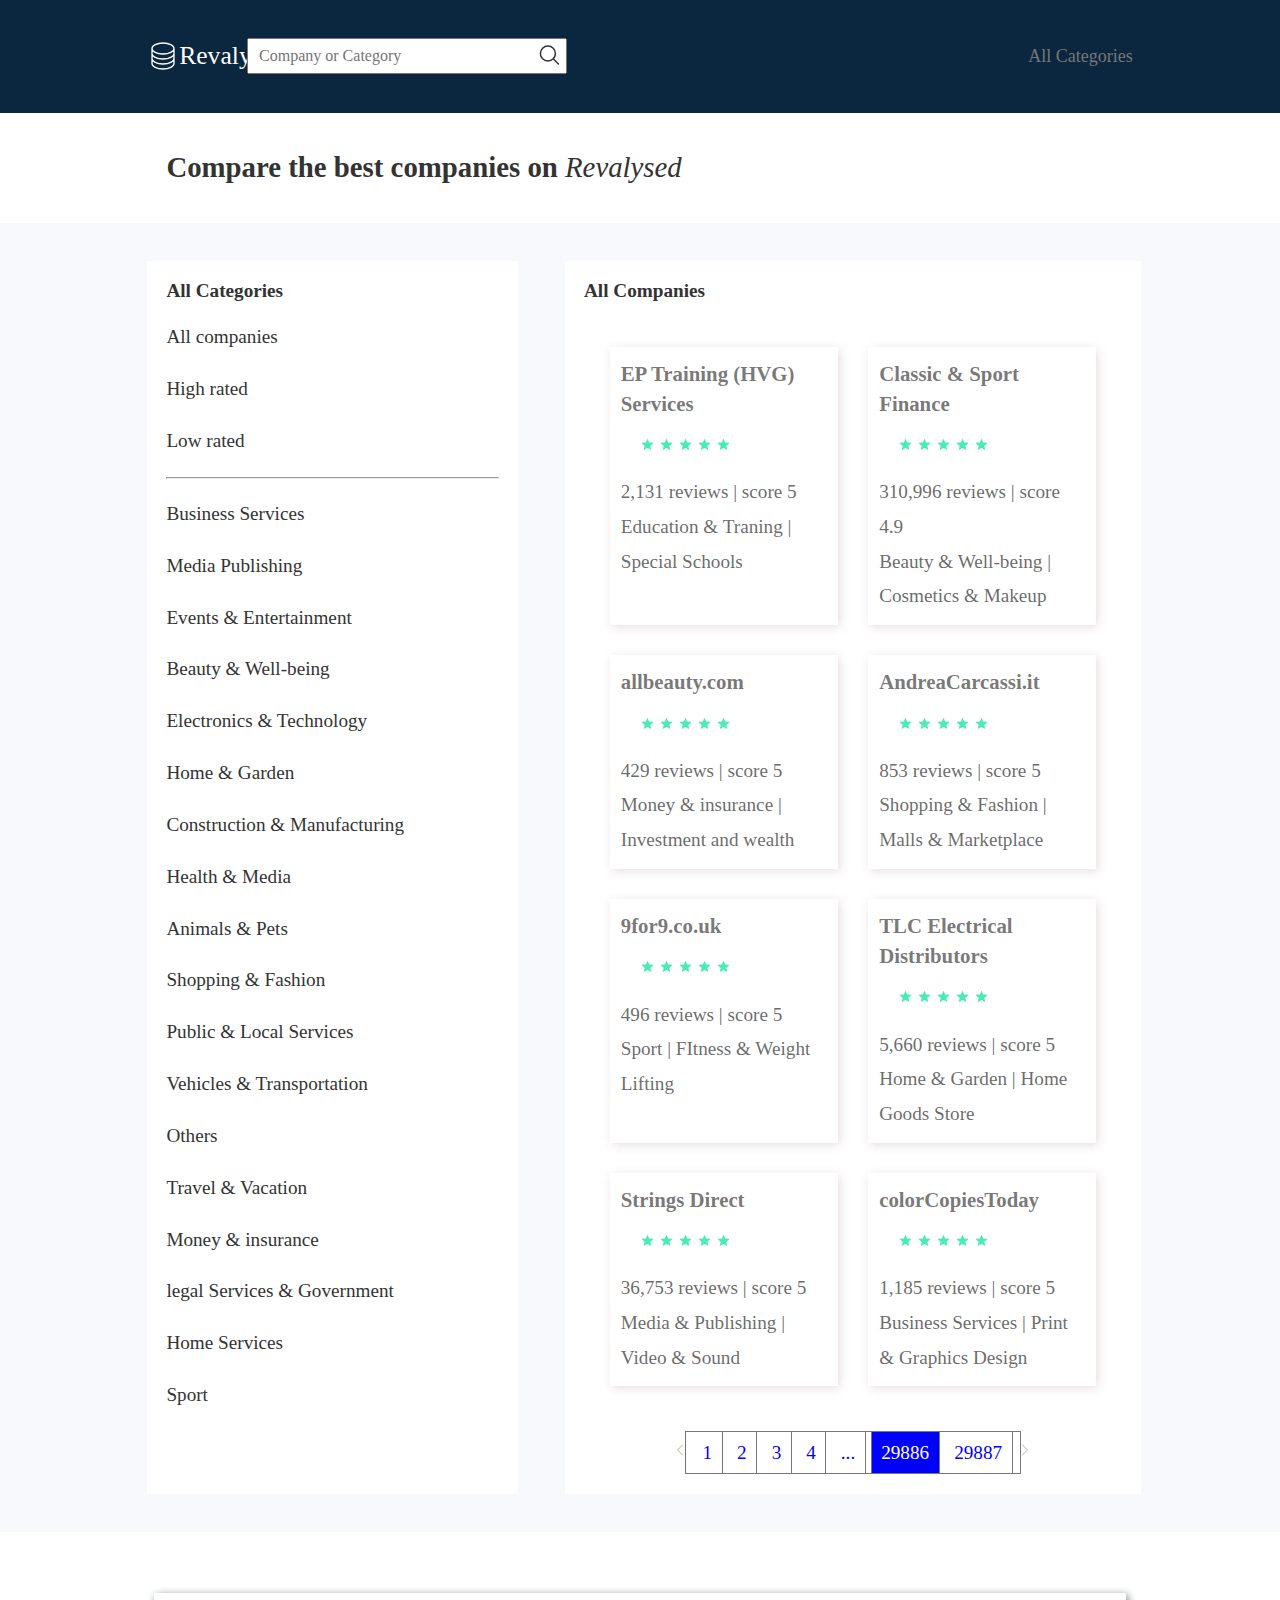
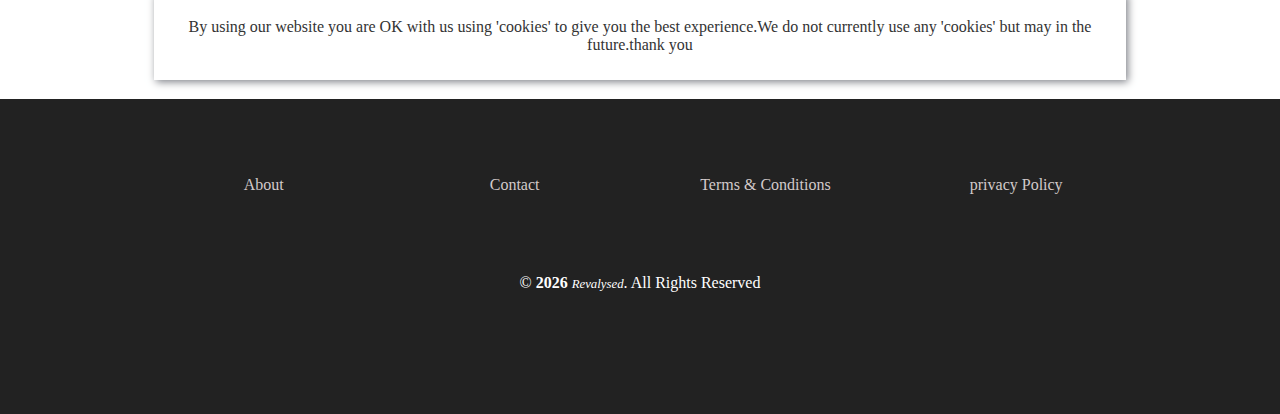
<file: all-companies-29886.html>
<!DOCTYPE html>
<html lang="en">
<head>
  <meta charset="UTF-8">
  <meta http-equiv="X-UA-Compatible" content="IE=edge">
  <meta name="viewport" content="width=device-width, initial-scale=1.0">
  <title>Revalysed-All companies</title>
  <link rel="stylesheet" href="style.css">
  <link rel="stylesheet" href="Reuseable.css">
  <link rel="stylesheet" href="all-category.css">
  <link rel="stylesheet" href="responsive.css">
</head>
<style>
  .pagination .next{
    border-left: 1px solid #777;
    background-color: #0000ff;
    color: #fff;
  }
</style>
<body>
  <section class="section-one">
    <nav class="nav all-category-nav">
          <div class="nav-items">
            <svg
              xmlns="http://www.w3.org/2000/svg"
              fill="none"
              viewBox="0 0 24 24"
              stroke="currentColor"
              class="logo-icon"
            >
              <path
                strokeLinecap="round"
                strokeLinejoin="round"
                d="M20.25 6.375c0 2.278-3.694 4.125-8.25 4.125S3.75 8.653 3.75 6.375m16.5 0c0-2.278-3.694-4.125-8.25-4.125S3.75 4.097 3.75 6.375m16.5 0v11.25c0 2.278-3.694 4.125-8.25 4.125s-8.25-1.847-8.25-4.125V6.375m16.5 0v3.75m-16.5-3.75v3.75m16.5 0v3.75C20.25 16.153 16.556 18 12 18s-8.25-1.847-8.25-4.125v-3.75m16.5 0c0 2.278-3.694 4.125-8.25 4.125s-8.25-1.847-8.25-4.125"
              />
            </svg>
            <a href="index.html">Revalysed</a>
          </div>
          <form class="all-categories-form" action="#">
            <input class="all-categories-search" type="search" placeholder="Company or Category">
            <button class="btn-all-categories"><svg xmlns="http://www.w3.org/2000/svg" fill="none"
              viewBox="0 0 24 24" stroke-width="1.5" stroke="currentColor" class="all-categories-search">
            <path stroke-linecap="round" stroke-linejoin="round"
             d="M21 21l-5.197-5.197m0 0A7.5 7.5 0 105.196 5.196a7.5 7.5 0 0010.607 10.607z" />
           </svg>
          </button>
          </form>
          <div class="nav-items all-category-nav-items">
            <a class="nav-content" href="#">All Categories</a>
          </div>
          <button class=" btn-mobile-nav">
           <svg xmlns="http://www.w3.org/2000/svg" fill="none"
           viewBox="0 0 24 24" stroke-width="1.5" stroke="currentColor" class="mobile-icon menu-outline">
            <path stroke-linecap="round" stroke-linejoin="round"
             d="M3.75 6.75h16.5M3.75 12h16.5m-16.5 5.25h16.5" />
              </svg>

              <svg xmlns="http://www.w3.org/2000/svg" fill="none" 
              viewBox="0 0 24 24" stroke-width="1.5" stroke="currentColor" class="mobile-icon close-outline">
             <path stroke-linecap="round" stroke-linejoin="round" d="M6 18L18 6M6 6l12 12" />
             </svg>
          </button> 
        </nav>
  </section>

  <div class="container">
    <div class="company-comparison-text ">
      <h1>Compare the best companies on <em>Revalysed</em></h1>
    </div>
  </div>

  <!-- <div class=" section-three section-two">
   <div class="all-categories-section-three-content">
   
     <div class="row">
      <div class="col-4">
        <div class="col-4-links">
      
        </div>
      </div>
      <div class="col-8">i love jesus</div>
    </div>
   </div>
  </div> -->

  <section class="all-categories-section-three section-two">
    <div class="all-categories-content grid">
      <div class="AC-links-container-1">
         <h1 class="all-categories-h1 section-header">All Categories</h1>
          <div><a class="ac-links" href="#">All companies</a></div>
          <div><a class="ac-links" href="#">High rated</a></div>
          <div><a class="ac-links" href="#">Low rated</a></div>
          <hr>
          <div><a class="ac-links" href="#">Business Services</a></div>
          <div><a class="ac-links" href="#">Media Publishing</a></div>
          <div><a class="ac-links" href="#">Events & Entertainment</a></div>
          <div><a class="ac-links" href="#">Beauty & Well-being</a></div>
          <div><a class="ac-links" href="#">Electronics & Technology</a></div>
          <div><a class="ac-links" href="#">Home & Garden</a></div>
          <div><a class="ac-links" href="#">Construction & Manufacturing</a></div>
          <div><a class="ac-links" href="#">Health & Media</a></div>
          <div><a class="ac-links" href="#">Animals & Pets</a></div>
          <div><a class="ac-links" href="#">Shopping & Fashion</a></div>
          <div><a class="ac-links" href="#">Public & Local Services</a></div>
          <div><a class="ac-links" href="#">Vehicles & Transportation</a></div>
          <div><a class="ac-links" href="#">Others</a></div>
          <div><a class="ac-links" href="#">Travel & Vacation</a></div>
          <div><a class="ac-links" href="#">Money & insurance</a></div>
          <div><a class="ac-links" href="#">legal Services & Government</a></div>
          <div><a class="ac-links" href="#">Home Services</a></div>
          <div><a class="ac-links" href="#">Sport</a></div>
      </div>

      <div class="second-grid">
      <h1 class="all-categories-h1 section-header">All Companies</h1>
      <div class="AC-links-container-2 grid grid--2-col">
        <a href="#" class="AC-links-container-2-content">

            <strong>EP Training (HVG) Services</strong>
            <div class="rate">
              <svg
                xmlns="http://www.w3.org/2000/svg"
                fill="none"
                viewBox="0 0 24 24"
                stroke="currentColor"
                class="rating-icons"
              >
                <path
                  strokeLinecap="round"
                  strokeLinejoin="round"
                  d="M11.48 3.499a.562.562 0 011.04 0l2.125 5.111a.563.563 0 00.475.345l5.518.442c.499.04.701.663.321.988l-4.204 3.602a.563.563 0 00-.182.557l1.285 5.385a.562.562 0 01-.84.61l-4.725-2.885a.563.563 0 00-.586 0L6.982 20.54a.562.562 0 01-.84-.61l1.285-5.386a.562.562 0 00-.182-.557l-4.204-3.602a.563.563 0 01.321-.988l5.518-.442a.563.563 0 00.475-.345L11.48 3.5z"
                />
              </svg>

              <svg
                xmlns="http://www.w3.org/2000/svg"
                fill="none"
                viewBox="0 0 24 24"
                stroke="currentColor"
                class="rating-icons"
              >
                <path
                  strokeLinecap="round"
                  strokeLinejoin="round"
                  d="M11.48 3.499a.562.562 0 011.04 0l2.125 5.111a.563.563 0 00.475.345l5.518.442c.499.04.701.663.321.988l-4.204 3.602a.563.563 0 00-.182.557l1.285 5.385a.562.562 0 01-.84.61l-4.725-2.885a.563.563 0 00-.586 0L6.982 20.54a.562.562 0 01-.84-.61l1.285-5.386a.562.562 0 00-.182-.557l-4.204-3.602a.563.563 0 01.321-.988l5.518-.442a.563.563 0 00.475-.345L11.48 3.5z"
                />
              </svg>

              <svg
                xmlns="http://www.w3.org/2000/svg"
                fill="none"
                viewBox="0 0 24 24"
                stroke="currentColor"
                class="rating-icons"
              >
                <path
                  strokeLinecap="round"
                  strokeLinejoin="round"
                  d="M11.48 3.499a.562.562 0 011.04 0l2.125 5.111a.563.563 0 00.475.345l5.518.442c.499.04.701.663.321.988l-4.204 3.602a.563.563 0 00-.182.557l1.285 5.385a.562.562 0 01-.84.61l-4.725-2.885a.563.563 0 00-.586 0L6.982 20.54a.562.562 0 01-.84-.61l1.285-5.386a.562.562 0 00-.182-.557l-4.204-3.602a.563.563 0 01.321-.988l5.518-.442a.563.563 0 00.475-.345L11.48 3.5z"
                />
              </svg>

              <svg
                xmlns="http://www.w3.org/2000/svg"
                fill="none"
                viewBox="0 0 24 24"
                stroke="currentColor"
                class="rating-icons"
              >
                <path
                  strokeLinecap="round"
                  strokeLinejoin="round"
                  d="M11.48 3.499a.562.562 0 011.04 0l2.125 5.111a.563.563 0 00.475.345l5.518.442c.499.04.701.663.321.988l-4.204 3.602a.563.563 0 00-.182.557l1.285 5.385a.562.562 0 01-.84.61l-4.725-2.885a.563.563 0 00-.586 0L6.982 20.54a.562.562 0 01-.84-.61l1.285-5.386a.562.562 0 00-.182-.557l-4.204-3.602a.563.563 0 01.321-.988l5.518-.442a.563.563 0 00.475-.345L11.48 3.5z"
                />
              </svg>

              <svg
                xmlns="http://www.w3.org/2000/svg"
                fill="none"
                viewBox="0 0 24 24"
                stroke="currentColor"
                class="rating-icons"
              >
                <path
                  strokeLinecap="round"
                  strokeLinejoin="round"
                  d="M11.48 3.499a.562.562 0 011.04 0l2.125 5.111a.563.563 0 00.475.345l5.518.442c.499.04.701.663.321.988l-4.204 3.602a.563.563 0 00-.182.557l1.285 5.385a.562.562 0 01-.84.61l-4.725-2.885a.563.563 0 00-.586 0L6.982 20.54a.562.562 0 01-.84-.61l1.285-5.386a.562.562 0 00-.182-.557l-4.204-3.602a.563.563 0 01.321-.988l5.518-.442a.563.563 0 00.475-.345L11.48 3.5z"
                />
              </svg>
            </div>
            <p>2,131 reviews &VerticalLine; score 5</p>
            <p>Education & Traning &VerticalLine; Special Schools</p>

        </a>
        <a href="#" class="AC-links-container-2-content">
                 <strong>Classic & Sport Finance</strong>
            <div class="rate">
              <svg
                xmlns="http://www.w3.org/2000/svg"
                fill="none"
                viewBox="0 0 24 24"
                stroke="currentColor"
                class="rating-icons"
              >
                <path
                  strokeLinecap="round"
                  strokeLinejoin="round"
                  d="M11.48 3.499a.562.562 0 011.04 0l2.125 5.111a.563.563 0 00.475.345l5.518.442c.499.04.701.663.321.988l-4.204 3.602a.563.563 0 00-.182.557l1.285 5.385a.562.562 0 01-.84.61l-4.725-2.885a.563.563 0 00-.586 0L6.982 20.54a.562.562 0 01-.84-.61l1.285-5.386a.562.562 0 00-.182-.557l-4.204-3.602a.563.563 0 01.321-.988l5.518-.442a.563.563 0 00.475-.345L11.48 3.5z"
                />
              </svg>

              <svg
                xmlns="http://www.w3.org/2000/svg"
                fill="none"
                viewBox="0 0 24 24"
                stroke="currentColor"
                class="rating-icons"
              >
                <path
                  strokeLinecap="round"
                  strokeLinejoin="round"
                  d="M11.48 3.499a.562.562 0 011.04 0l2.125 5.111a.563.563 0 00.475.345l5.518.442c.499.04.701.663.321.988l-4.204 3.602a.563.563 0 00-.182.557l1.285 5.385a.562.562 0 01-.84.61l-4.725-2.885a.563.563 0 00-.586 0L6.982 20.54a.562.562 0 01-.84-.61l1.285-5.386a.562.562 0 00-.182-.557l-4.204-3.602a.563.563 0 01.321-.988l5.518-.442a.563.563 0 00.475-.345L11.48 3.5z"
                />
              </svg>

              <svg
                xmlns="http://www.w3.org/2000/svg"
                fill="none"
                viewBox="0 0 24 24"
                stroke="currentColor"
                class="rating-icons"
              >
                <path
                  strokeLinecap="round"
                  strokeLinejoin="round"
                  d="M11.48 3.499a.562.562 0 011.04 0l2.125 5.111a.563.563 0 00.475.345l5.518.442c.499.04.701.663.321.988l-4.204 3.602a.563.563 0 00-.182.557l1.285 5.385a.562.562 0 01-.84.61l-4.725-2.885a.563.563 0 00-.586 0L6.982 20.54a.562.562 0 01-.84-.61l1.285-5.386a.562.562 0 00-.182-.557l-4.204-3.602a.563.563 0 01.321-.988l5.518-.442a.563.563 0 00.475-.345L11.48 3.5z"
                />
              </svg>

              <svg
                xmlns="http://www.w3.org/2000/svg"
                fill="none"
                viewBox="0 0 24 24"
                stroke="currentColor"
                class="rating-icons"
              >
                <path
                  strokeLinecap="round"
                  strokeLinejoin="round"
                  d="M11.48 3.499a.562.562 0 011.04 0l2.125 5.111a.563.563 0 00.475.345l5.518.442c.499.04.701.663.321.988l-4.204 3.602a.563.563 0 00-.182.557l1.285 5.385a.562.562 0 01-.84.61l-4.725-2.885a.563.563 0 00-.586 0L6.982 20.54a.562.562 0 01-.84-.61l1.285-5.386a.562.562 0 00-.182-.557l-4.204-3.602a.563.563 0 01.321-.988l5.518-.442a.563.563 0 00.475-.345L11.48 3.5z"
                />
              </svg>

              <svg
                xmlns="http://www.w3.org/2000/svg"
                fill="none"
                viewBox="0 0 24 24"
                stroke="currentColor"
                class="rating-icons"
              >
                <path
                  strokeLinecap="round"
                  strokeLinejoin="round"
                  d="M11.48 3.499a.562.562 0 011.04 0l2.125 5.111a.563.563 0 00.475.345l5.518.442c.499.04.701.663.321.988l-4.204 3.602a.563.563 0 00-.182.557l1.285 5.385a.562.562 0 01-.84.61l-4.725-2.885a.563.563 0 00-.586 0L6.982 20.54a.562.562 0 01-.84-.61l1.285-5.386a.562.562 0 00-.182-.557l-4.204-3.602a.563.563 0 01.321-.988l5.518-.442a.563.563 0 00.475-.345L11.48 3.5z"
                />
              </svg>
            </div>
            <p>310,996 reviews &VerticalLine; score 4.9</p>
            <p>Beauty & Well-being &VerticalLine; Cosmetics & Makeup</p>

        </a>
        <a href="#" class="AC-links-container-2-content">
                 <strong>allbeauty.com</strong>
            <div class="rate">
              <svg
                xmlns="http://www.w3.org/2000/svg"
                fill="none"
                viewBox="0 0 24 24"
                stroke="currentColor"
                class="rating-icons"
              >
                <path
                  strokeLinecap="round"
                  strokeLinejoin="round"
                  d="M11.48 3.499a.562.562 0 011.04 0l2.125 5.111a.563.563 0 00.475.345l5.518.442c.499.04.701.663.321.988l-4.204 3.602a.563.563 0 00-.182.557l1.285 5.385a.562.562 0 01-.84.61l-4.725-2.885a.563.563 0 00-.586 0L6.982 20.54a.562.562 0 01-.84-.61l1.285-5.386a.562.562 0 00-.182-.557l-4.204-3.602a.563.563 0 01.321-.988l5.518-.442a.563.563 0 00.475-.345L11.48 3.5z"
                />
              </svg>

              <svg
                xmlns="http://www.w3.org/2000/svg"
                fill="none"
                viewBox="0 0 24 24"
                stroke="currentColor"
                class="rating-icons"
              >
                <path
                  strokeLinecap="round"
                  strokeLinejoin="round"
                  d="M11.48 3.499a.562.562 0 011.04 0l2.125 5.111a.563.563 0 00.475.345l5.518.442c.499.04.701.663.321.988l-4.204 3.602a.563.563 0 00-.182.557l1.285 5.385a.562.562 0 01-.84.61l-4.725-2.885a.563.563 0 00-.586 0L6.982 20.54a.562.562 0 01-.84-.61l1.285-5.386a.562.562 0 00-.182-.557l-4.204-3.602a.563.563 0 01.321-.988l5.518-.442a.563.563 0 00.475-.345L11.48 3.5z"
                />
              </svg>

              <svg
                xmlns="http://www.w3.org/2000/svg"
                fill="none"
                viewBox="0 0 24 24"
                stroke="currentColor"
                class="rating-icons"
              >
                <path
                  strokeLinecap="round"
                  strokeLinejoin="round"
                  d="M11.48 3.499a.562.562 0 011.04 0l2.125 5.111a.563.563 0 00.475.345l5.518.442c.499.04.701.663.321.988l-4.204 3.602a.563.563 0 00-.182.557l1.285 5.385a.562.562 0 01-.84.61l-4.725-2.885a.563.563 0 00-.586 0L6.982 20.54a.562.562 0 01-.84-.61l1.285-5.386a.562.562 0 00-.182-.557l-4.204-3.602a.563.563 0 01.321-.988l5.518-.442a.563.563 0 00.475-.345L11.48 3.5z"
                />
              </svg>

              <svg
                xmlns="http://www.w3.org/2000/svg"
                fill="none"
                viewBox="0 0 24 24"
                stroke="currentColor"
                class="rating-icons"
              >
                <path
                  strokeLinecap="round"
                  strokeLinejoin="round"
                  d="M11.48 3.499a.562.562 0 011.04 0l2.125 5.111a.563.563 0 00.475.345l5.518.442c.499.04.701.663.321.988l-4.204 3.602a.563.563 0 00-.182.557l1.285 5.385a.562.562 0 01-.84.61l-4.725-2.885a.563.563 0 00-.586 0L6.982 20.54a.562.562 0 01-.84-.61l1.285-5.386a.562.562 0 00-.182-.557l-4.204-3.602a.563.563 0 01.321-.988l5.518-.442a.563.563 0 00.475-.345L11.48 3.5z"
                />
              </svg>

              <svg
                xmlns="http://www.w3.org/2000/svg"
                fill="none"
                viewBox="0 0 24 24"
                stroke="currentColor"
                class="rating-icons"
              >
                <path
                  strokeLinecap="round"
                  strokeLinejoin="round"
                  d="M11.48 3.499a.562.562 0 011.04 0l2.125 5.111a.563.563 0 00.475.345l5.518.442c.499.04.701.663.321.988l-4.204 3.602a.563.563 0 00-.182.557l1.285 5.385a.562.562 0 01-.84.61l-4.725-2.885a.563.563 0 00-.586 0L6.982 20.54a.562.562 0 01-.84-.61l1.285-5.386a.562.562 0 00-.182-.557l-4.204-3.602a.563.563 0 01.321-.988l5.518-.442a.563.563 0 00.475-.345L11.48 3.5z"
                />
              </svg>
            </div>
            <p>429 reviews &VerticalLine; score 5</p>
            <p>Money & insurance &VerticalLine; Investment and wealth</p>
        </a>
        <a href="#" class="AC-links-container-2-content">
                 <strong>AndreaCarcassi.it</strong>
            <div class="rate">
              <svg
                xmlns="http://www.w3.org/2000/svg"
                fill="none"
                viewBox="0 0 24 24"
                stroke="currentColor"
                class="rating-icons"
              >
                <path
                  strokeLinecap="round"
                  strokeLinejoin="round"
                  d="M11.48 3.499a.562.562 0 011.04 0l2.125 5.111a.563.563 0 00.475.345l5.518.442c.499.04.701.663.321.988l-4.204 3.602a.563.563 0 00-.182.557l1.285 5.385a.562.562 0 01-.84.61l-4.725-2.885a.563.563 0 00-.586 0L6.982 20.54a.562.562 0 01-.84-.61l1.285-5.386a.562.562 0 00-.182-.557l-4.204-3.602a.563.563 0 01.321-.988l5.518-.442a.563.563 0 00.475-.345L11.48 3.5z"
                />
              </svg>

              <svg
                xmlns="http://www.w3.org/2000/svg"
                fill="none"
                viewBox="0 0 24 24"
                stroke="currentColor"
                class="rating-icons"
              >
                <path
                  strokeLinecap="round"
                  strokeLinejoin="round"
                  d="M11.48 3.499a.562.562 0 011.04 0l2.125 5.111a.563.563 0 00.475.345l5.518.442c.499.04.701.663.321.988l-4.204 3.602a.563.563 0 00-.182.557l1.285 5.385a.562.562 0 01-.84.61l-4.725-2.885a.563.563 0 00-.586 0L6.982 20.54a.562.562 0 01-.84-.61l1.285-5.386a.562.562 0 00-.182-.557l-4.204-3.602a.563.563 0 01.321-.988l5.518-.442a.563.563 0 00.475-.345L11.48 3.5z"
                />
              </svg>

              <svg
                xmlns="http://www.w3.org/2000/svg"
                fill="none"
                viewBox="0 0 24 24"
                stroke="currentColor"
                class="rating-icons"
              >
                <path
                  strokeLinecap="round"
                  strokeLinejoin="round"
                  d="M11.48 3.499a.562.562 0 011.04 0l2.125 5.111a.563.563 0 00.475.345l5.518.442c.499.04.701.663.321.988l-4.204 3.602a.563.563 0 00-.182.557l1.285 5.385a.562.562 0 01-.84.61l-4.725-2.885a.563.563 0 00-.586 0L6.982 20.54a.562.562 0 01-.84-.61l1.285-5.386a.562.562 0 00-.182-.557l-4.204-3.602a.563.563 0 01.321-.988l5.518-.442a.563.563 0 00.475-.345L11.48 3.5z"
                />
              </svg>

              <svg
                xmlns="http://www.w3.org/2000/svg"
                fill="none"
                viewBox="0 0 24 24"
                stroke="currentColor"
                class="rating-icons"
              >
                <path
                  strokeLinecap="round"
                  strokeLinejoin="round"
                  d="M11.48 3.499a.562.562 0 011.04 0l2.125 5.111a.563.563 0 00.475.345l5.518.442c.499.04.701.663.321.988l-4.204 3.602a.563.563 0 00-.182.557l1.285 5.385a.562.562 0 01-.84.61l-4.725-2.885a.563.563 0 00-.586 0L6.982 20.54a.562.562 0 01-.84-.61l1.285-5.386a.562.562 0 00-.182-.557l-4.204-3.602a.563.563 0 01.321-.988l5.518-.442a.563.563 0 00.475-.345L11.48 3.5z"
                />
              </svg>

              <svg
                xmlns="http://www.w3.org/2000/svg"
                fill="none"
                viewBox="0 0 24 24"
                stroke="currentColor"
                class="rating-icons"
              >
                <path
                  strokeLinecap="round"
                  strokeLinejoin="round"
                  d="M11.48 3.499a.562.562 0 011.04 0l2.125 5.111a.563.563 0 00.475.345l5.518.442c.499.04.701.663.321.988l-4.204 3.602a.563.563 0 00-.182.557l1.285 5.385a.562.562 0 01-.84.61l-4.725-2.885a.563.563 0 00-.586 0L6.982 20.54a.562.562 0 01-.84-.61l1.285-5.386a.562.562 0 00-.182-.557l-4.204-3.602a.563.563 0 01.321-.988l5.518-.442a.563.563 0 00.475-.345L11.48 3.5z"
                />
              </svg>
            </div>
            <p>853 reviews &VerticalLine; score 5</p>
            <p>Shopping & Fashion &VerticalLine; Malls & Marketplace</p>
        </a>
        <a href="#" class="AC-links-container-2-content">
                 <strong>9for9.co.uk</strong>
            <div class="rate">
              <svg
                xmlns="http://www.w3.org/2000/svg"
                fill="none"
                viewBox="0 0 24 24"
                stroke="currentColor"
                class="rating-icons"
              >
                <path
                  strokeLinecap="round"
                  strokeLinejoin="round"
                  d="M11.48 3.499a.562.562 0 011.04 0l2.125 5.111a.563.563 0 00.475.345l5.518.442c.499.04.701.663.321.988l-4.204 3.602a.563.563 0 00-.182.557l1.285 5.385a.562.562 0 01-.84.61l-4.725-2.885a.563.563 0 00-.586 0L6.982 20.54a.562.562 0 01-.84-.61l1.285-5.386a.562.562 0 00-.182-.557l-4.204-3.602a.563.563 0 01.321-.988l5.518-.442a.563.563 0 00.475-.345L11.48 3.5z"
                />
              </svg>

              <svg
                xmlns="http://www.w3.org/2000/svg"
                fill="none"
                viewBox="0 0 24 24"
                stroke="currentColor"
                class="rating-icons"
              >
                <path
                  strokeLinecap="round"
                  strokeLinejoin="round"
                  d="M11.48 3.499a.562.562 0 011.04 0l2.125 5.111a.563.563 0 00.475.345l5.518.442c.499.04.701.663.321.988l-4.204 3.602a.563.563 0 00-.182.557l1.285 5.385a.562.562 0 01-.84.61l-4.725-2.885a.563.563 0 00-.586 0L6.982 20.54a.562.562 0 01-.84-.61l1.285-5.386a.562.562 0 00-.182-.557l-4.204-3.602a.563.563 0 01.321-.988l5.518-.442a.563.563 0 00.475-.345L11.48 3.5z"
                />
              </svg>

              <svg
                xmlns="http://www.w3.org/2000/svg"
                fill="none"
                viewBox="0 0 24 24"
                stroke="currentColor"
                class="rating-icons"
              >
                <path
                  strokeLinecap="round"
                  strokeLinejoin="round"
                  d="M11.48 3.499a.562.562 0 011.04 0l2.125 5.111a.563.563 0 00.475.345l5.518.442c.499.04.701.663.321.988l-4.204 3.602a.563.563 0 00-.182.557l1.285 5.385a.562.562 0 01-.84.61l-4.725-2.885a.563.563 0 00-.586 0L6.982 20.54a.562.562 0 01-.84-.61l1.285-5.386a.562.562 0 00-.182-.557l-4.204-3.602a.563.563 0 01.321-.988l5.518-.442a.563.563 0 00.475-.345L11.48 3.5z"
                />
              </svg>

              <svg
                xmlns="http://www.w3.org/2000/svg"
                fill="none"
                viewBox="0 0 24 24"
                stroke="currentColor"
                class="rating-icons"
              >
                <path
                  strokeLinecap="round"
                  strokeLinejoin="round"
                  d="M11.48 3.499a.562.562 0 011.04 0l2.125 5.111a.563.563 0 00.475.345l5.518.442c.499.04.701.663.321.988l-4.204 3.602a.563.563 0 00-.182.557l1.285 5.385a.562.562 0 01-.84.61l-4.725-2.885a.563.563 0 00-.586 0L6.982 20.54a.562.562 0 01-.84-.61l1.285-5.386a.562.562 0 00-.182-.557l-4.204-3.602a.563.563 0 01.321-.988l5.518-.442a.563.563 0 00.475-.345L11.48 3.5z"
                />
              </svg>

              <svg
                xmlns="http://www.w3.org/2000/svg"
                fill="none"
                viewBox="0 0 24 24"
                stroke="currentColor"
                class="rating-icons"
              >
                <path
                  strokeLinecap="round"
                  strokeLinejoin="round"
                  d="M11.48 3.499a.562.562 0 011.04 0l2.125 5.111a.563.563 0 00.475.345l5.518.442c.499.04.701.663.321.988l-4.204 3.602a.563.563 0 00-.182.557l1.285 5.385a.562.562 0 01-.84.61l-4.725-2.885a.563.563 0 00-.586 0L6.982 20.54a.562.562 0 01-.84-.61l1.285-5.386a.562.562 0 00-.182-.557l-4.204-3.602a.563.563 0 01.321-.988l5.518-.442a.563.563 0 00.475-.345L11.48 3.5z"
                />
              </svg>
            </div>
            <p>496 reviews &VerticalLine; score 5</p>
            <p>Sport &VerticalLine; FItness & Weight Lifting</p>
        </a>
        <a href="#" class="AC-links-container-2-content">
                 <strong>TLC Electrical Distributors</strong>
            <div class="rate">
              <svg
                xmlns="http://www.w3.org/2000/svg"
                fill="none"
                viewBox="0 0 24 24"
                stroke="currentColor"
                class="rating-icons"
              >
                <path
                  strokeLinecap="round"
                  strokeLinejoin="round"
                  d="M11.48 3.499a.562.562 0 011.04 0l2.125 5.111a.563.563 0 00.475.345l5.518.442c.499.04.701.663.321.988l-4.204 3.602a.563.563 0 00-.182.557l1.285 5.385a.562.562 0 01-.84.61l-4.725-2.885a.563.563 0 00-.586 0L6.982 20.54a.562.562 0 01-.84-.61l1.285-5.386a.562.562 0 00-.182-.557l-4.204-3.602a.563.563 0 01.321-.988l5.518-.442a.563.563 0 00.475-.345L11.48 3.5z"
                />
              </svg>

              <svg
                xmlns="http://www.w3.org/2000/svg"
                fill="none"
                viewBox="0 0 24 24"
                stroke="currentColor"
                class="rating-icons"
              >
                <path
                  strokeLinecap="round"
                  strokeLinejoin="round"
                  d="M11.48 3.499a.562.562 0 011.04 0l2.125 5.111a.563.563 0 00.475.345l5.518.442c.499.04.701.663.321.988l-4.204 3.602a.563.563 0 00-.182.557l1.285 5.385a.562.562 0 01-.84.61l-4.725-2.885a.563.563 0 00-.586 0L6.982 20.54a.562.562 0 01-.84-.61l1.285-5.386a.562.562 0 00-.182-.557l-4.204-3.602a.563.563 0 01.321-.988l5.518-.442a.563.563 0 00.475-.345L11.48 3.5z"
                />
              </svg>

              <svg
                xmlns="http://www.w3.org/2000/svg"
                fill="none"
                viewBox="0 0 24 24"
                stroke="currentColor"
                class="rating-icons"
              >
                <path
                  strokeLinecap="round"
                  strokeLinejoin="round"
                  d="M11.48 3.499a.562.562 0 011.04 0l2.125 5.111a.563.563 0 00.475.345l5.518.442c.499.04.701.663.321.988l-4.204 3.602a.563.563 0 00-.182.557l1.285 5.385a.562.562 0 01-.84.61l-4.725-2.885a.563.563 0 00-.586 0L6.982 20.54a.562.562 0 01-.84-.61l1.285-5.386a.562.562 0 00-.182-.557l-4.204-3.602a.563.563 0 01.321-.988l5.518-.442a.563.563 0 00.475-.345L11.48 3.5z"
                />
              </svg>

              <svg
                xmlns="http://www.w3.org/2000/svg"
                fill="none"
                viewBox="0 0 24 24"
                stroke="currentColor"
                class="rating-icons"
              >
                <path
                  strokeLinecap="round"
                  strokeLinejoin="round"
                  d="M11.48 3.499a.562.562 0 011.04 0l2.125 5.111a.563.563 0 00.475.345l5.518.442c.499.04.701.663.321.988l-4.204 3.602a.563.563 0 00-.182.557l1.285 5.385a.562.562 0 01-.84.61l-4.725-2.885a.563.563 0 00-.586 0L6.982 20.54a.562.562 0 01-.84-.61l1.285-5.386a.562.562 0 00-.182-.557l-4.204-3.602a.563.563 0 01.321-.988l5.518-.442a.563.563 0 00.475-.345L11.48 3.5z"
                />
              </svg>

              <svg
                xmlns="http://www.w3.org/2000/svg"
                fill="none"
                viewBox="0 0 24 24"
                stroke="currentColor"
                class="rating-icons"
              >
                <path
                  strokeLinecap="round"
                  strokeLinejoin="round"
                  d="M11.48 3.499a.562.562 0 011.04 0l2.125 5.111a.563.563 0 00.475.345l5.518.442c.499.04.701.663.321.988l-4.204 3.602a.563.563 0 00-.182.557l1.285 5.385a.562.562 0 01-.84.61l-4.725-2.885a.563.563 0 00-.586 0L6.982 20.54a.562.562 0 01-.84-.61l1.285-5.386a.562.562 0 00-.182-.557l-4.204-3.602a.563.563 0 01.321-.988l5.518-.442a.563.563 0 00.475-.345L11.48 3.5z"
                />
              </svg>
            </div>
            <p>5,660 reviews &VerticalLine; score 5</p>
            <p>Home & Garden &VerticalLine; Home Goods Store</p>
        </a>

                <a href="#" class="AC-links-container-2-content">
                 <strong>Strings Direct</strong>
            <div class="rate">
              <svg
                xmlns="http://www.w3.org/2000/svg"
                fill="none"
                viewBox="0 0 24 24"
                stroke="currentColor"
                class="rating-icons"
              >
                <path
                  strokeLinecap="round"
                  strokeLinejoin="round"
                  d="M11.48 3.499a.562.562 0 011.04 0l2.125 5.111a.563.563 0 00.475.345l5.518.442c.499.04.701.663.321.988l-4.204 3.602a.563.563 0 00-.182.557l1.285 5.385a.562.562 0 01-.84.61l-4.725-2.885a.563.563 0 00-.586 0L6.982 20.54a.562.562 0 01-.84-.61l1.285-5.386a.562.562 0 00-.182-.557l-4.204-3.602a.563.563 0 01.321-.988l5.518-.442a.563.563 0 00.475-.345L11.48 3.5z"
                />
              </svg>

              <svg
                xmlns="http://www.w3.org/2000/svg"
                fill="none"
                viewBox="0 0 24 24"
                stroke="currentColor"
                class="rating-icons"
              >
                <path
                  strokeLinecap="round"
                  strokeLinejoin="round"
                  d="M11.48 3.499a.562.562 0 011.04 0l2.125 5.111a.563.563 0 00.475.345l5.518.442c.499.04.701.663.321.988l-4.204 3.602a.563.563 0 00-.182.557l1.285 5.385a.562.562 0 01-.84.61l-4.725-2.885a.563.563 0 00-.586 0L6.982 20.54a.562.562 0 01-.84-.61l1.285-5.386a.562.562 0 00-.182-.557l-4.204-3.602a.563.563 0 01.321-.988l5.518-.442a.563.563 0 00.475-.345L11.48 3.5z"
                />
              </svg>

              <svg
                xmlns="http://www.w3.org/2000/svg"
                fill="none"
                viewBox="0 0 24 24"
                stroke="currentColor"
                class="rating-icons"
              >
                <path
                  strokeLinecap="round"
                  strokeLinejoin="round"
                  d="M11.48 3.499a.562.562 0 011.04 0l2.125 5.111a.563.563 0 00.475.345l5.518.442c.499.04.701.663.321.988l-4.204 3.602a.563.563 0 00-.182.557l1.285 5.385a.562.562 0 01-.84.61l-4.725-2.885a.563.563 0 00-.586 0L6.982 20.54a.562.562 0 01-.84-.61l1.285-5.386a.562.562 0 00-.182-.557l-4.204-3.602a.563.563 0 01.321-.988l5.518-.442a.563.563 0 00.475-.345L11.48 3.5z"
                />
              </svg>

              <svg
                xmlns="http://www.w3.org/2000/svg"
                fill="none"
                viewBox="0 0 24 24"
                stroke="currentColor"
                class="rating-icons"
              >
                <path
                  strokeLinecap="round"
                  strokeLinejoin="round"
                  d="M11.48 3.499a.562.562 0 011.04 0l2.125 5.111a.563.563 0 00.475.345l5.518.442c.499.04.701.663.321.988l-4.204 3.602a.563.563 0 00-.182.557l1.285 5.385a.562.562 0 01-.84.61l-4.725-2.885a.563.563 0 00-.586 0L6.982 20.54a.562.562 0 01-.84-.61l1.285-5.386a.562.562 0 00-.182-.557l-4.204-3.602a.563.563 0 01.321-.988l5.518-.442a.563.563 0 00.475-.345L11.48 3.5z"
                />
              </svg>

              <svg
                xmlns="http://www.w3.org/2000/svg"
                fill="none"
                viewBox="0 0 24 24"
                stroke="currentColor"
                class="rating-icons"
              >
                <path
                  strokeLinecap="round"
                  strokeLinejoin="round"
                  d="M11.48 3.499a.562.562 0 011.04 0l2.125 5.111a.563.563 0 00.475.345l5.518.442c.499.04.701.663.321.988l-4.204 3.602a.563.563 0 00-.182.557l1.285 5.385a.562.562 0 01-.84.61l-4.725-2.885a.563.563 0 00-.586 0L6.982 20.54a.562.562 0 01-.84-.61l1.285-5.386a.562.562 0 00-.182-.557l-4.204-3.602a.563.563 0 01.321-.988l5.518-.442a.563.563 0 00.475-.345L11.48 3.5z"
                />
              </svg>
            </div>
            <p>36,753 reviews &VerticalLine; score 5</p>
            <p>Media & Publishing &VerticalLine; Video & Sound</p>
        </a>

                <a href="#" class="AC-links-container-2-content">
                 <strong>colorCopiesToday</strong>
            <div class="rate">
              <svg
                xmlns="http://www.w3.org/2000/svg"
                fill="none"
                viewBox="0 0 24 24"
                stroke="currentColor"
                class="rating-icons"
              >
                <path
                  strokeLinecap="round"
                  strokeLinejoin="round"
                  d="M11.48 3.499a.562.562 0 011.04 0l2.125 5.111a.563.563 0 00.475.345l5.518.442c.499.04.701.663.321.988l-4.204 3.602a.563.563 0 00-.182.557l1.285 5.385a.562.562 0 01-.84.61l-4.725-2.885a.563.563 0 00-.586 0L6.982 20.54a.562.562 0 01-.84-.61l1.285-5.386a.562.562 0 00-.182-.557l-4.204-3.602a.563.563 0 01.321-.988l5.518-.442a.563.563 0 00.475-.345L11.48 3.5z"
                />
              </svg>

              <svg
                xmlns="http://www.w3.org/2000/svg"
                fill="none"
                viewBox="0 0 24 24"
                stroke="currentColor"
                class="rating-icons"
              >
                <path
                  strokeLinecap="round"
                  strokeLinejoin="round"
                  d="M11.48 3.499a.562.562 0 011.04 0l2.125 5.111a.563.563 0 00.475.345l5.518.442c.499.04.701.663.321.988l-4.204 3.602a.563.563 0 00-.182.557l1.285 5.385a.562.562 0 01-.84.61l-4.725-2.885a.563.563 0 00-.586 0L6.982 20.54a.562.562 0 01-.84-.61l1.285-5.386a.562.562 0 00-.182-.557l-4.204-3.602a.563.563 0 01.321-.988l5.518-.442a.563.563 0 00.475-.345L11.48 3.5z"
                />
              </svg>

              <svg
                xmlns="http://www.w3.org/2000/svg"
                fill="none"
                viewBox="0 0 24 24"
                stroke="currentColor"
                class="rating-icons"
              >
                <path
                  strokeLinecap="round"
                  strokeLinejoin="round"
                  d="M11.48 3.499a.562.562 0 011.04 0l2.125 5.111a.563.563 0 00.475.345l5.518.442c.499.04.701.663.321.988l-4.204 3.602a.563.563 0 00-.182.557l1.285 5.385a.562.562 0 01-.84.61l-4.725-2.885a.563.563 0 00-.586 0L6.982 20.54a.562.562 0 01-.84-.61l1.285-5.386a.562.562 0 00-.182-.557l-4.204-3.602a.563.563 0 01.321-.988l5.518-.442a.563.563 0 00.475-.345L11.48 3.5z"
                />
              </svg>

              <svg
                xmlns="http://www.w3.org/2000/svg"
                fill="none"
                viewBox="0 0 24 24"
                stroke="currentColor"
                class="rating-icons"
              >
                <path
                  strokeLinecap="round"
                  strokeLinejoin="round"
                  d="M11.48 3.499a.562.562 0 011.04 0l2.125 5.111a.563.563 0 00.475.345l5.518.442c.499.04.701.663.321.988l-4.204 3.602a.563.563 0 00-.182.557l1.285 5.385a.562.562 0 01-.84.61l-4.725-2.885a.563.563 0 00-.586 0L6.982 20.54a.562.562 0 01-.84-.61l1.285-5.386a.562.562 0 00-.182-.557l-4.204-3.602a.563.563 0 01.321-.988l5.518-.442a.563.563 0 00.475-.345L11.48 3.5z"
                />
              </svg>

              <svg
                xmlns="http://www.w3.org/2000/svg"
                fill="none"
                viewBox="0 0 24 24"
                stroke="currentColor"
                class="rating-icons"
              >
                <path
                  strokeLinecap="round"
                  strokeLinejoin="round"
                  d="M11.48 3.499a.562.562 0 011.04 0l2.125 5.111a.563.563 0 00.475.345l5.518.442c.499.04.701.663.321.988l-4.204 3.602a.563.563 0 00-.182.557l1.285 5.385a.562.562 0 01-.84.61l-4.725-2.885a.563.563 0 00-.586 0L6.982 20.54a.562.562 0 01-.84-.61l1.285-5.386a.562.562 0 00-.182-.557l-4.204-3.602a.563.563 0 01.321-.988l5.518-.442a.563.563 0 00.475-.345L11.48 3.5z"
                />
              </svg>
            </div>
            <p>1,185 reviews &VerticalLine; score 5</p>
            <p>Business Services &VerticalLine; Print & Graphics Design</p>
        </a>
      </div>

      <section class="pagination-section">
         <div class="pagination">
          <button class="btn-pagination btn-left">
            <svg xmlns="http://www.w3.org/2000/svg" fill="none"
             viewBox="0 0 24 24" stroke-width="1.5" stroke="currentColor" class="cheveron">
            <path stroke-linecap="round" stroke-linejoin="round" d="M15.75 19.5L8.25 12l7.5-7.5" />
            </svg>
          </button>
          <a class="page-links" href="All categories.html">1</a>
          <a class="page-links" href="all companies 2.html">2</a>
          <a class="page-links" href="all compsnies 3.html">3</a>
          <a class="page-links" href="all companies-4.html">4</a>
          <a class="page-links" href="#">...</a>
          <a class="page-links next" href="all-companies-29886.html">29886</a>
          <a class="page-links" href="all-companies-29887.html">29887</a>
         

          <button class="btn-pagination btn-right">
             <svg xmlns="http://www.w3.org/2000/svg" fill="none"
              viewBox="0 0 24 24" stroke-width="1.5" stroke="currentColor" class="cheveron">
            <path stroke-linecap="round" stroke-linejoin="round" d="M8.25 4.5l7.5 7.5-7.5 7.5" />
            </svg>
          </button>
         </div>
      </div>
      </section>
    </div>

  </section>

  
    <section class="section-four">
      <div class="grid grid--1-col section-four-content">
       <p>  By using our website you are OK with us using 'cookies'
         to give you the best experience.We  do not currently use any  'cookies'
         but may in the future.thank you
        </p>
      </div>
    </section>

      <!-- //////////////////////////////// -->
    <!--////// FOOTER////// -->
    <!-- //////////////////////////////// -->
    <footer class="footer">
      <div class="footer-container grid grid--4-col">
        <div class="footer-links">About</div>
        <div class="footer-links">Contact</div>
        <div class="footer-links">Terms & Conditions</div>
        <div class="footer-links">privacy Policy</div>
      </div>
      <p>&copy; <strong class="year">2021</strong> <em class="footer-em">Revalysed</em>. All Rights Reserved</p>
    </footer>


    <script src="style.js"></script>

  
</body>
</html>
</file>
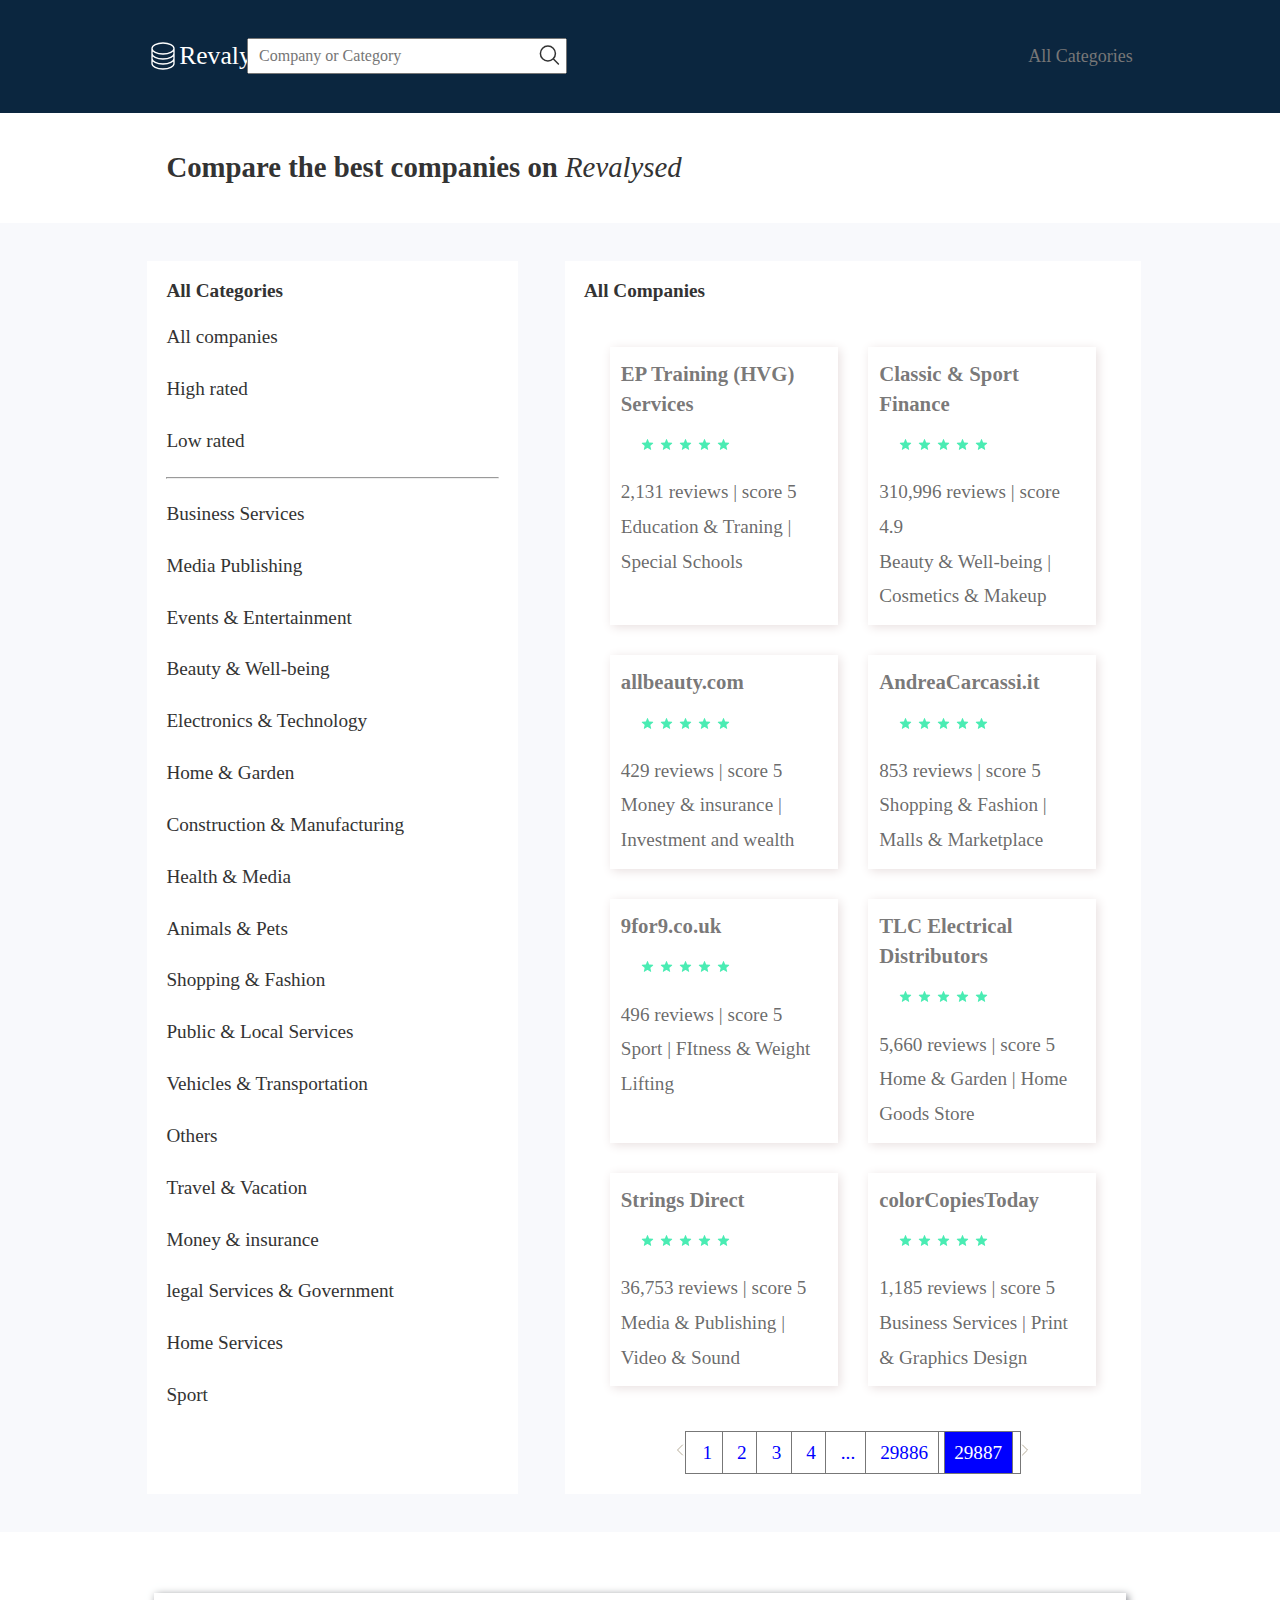
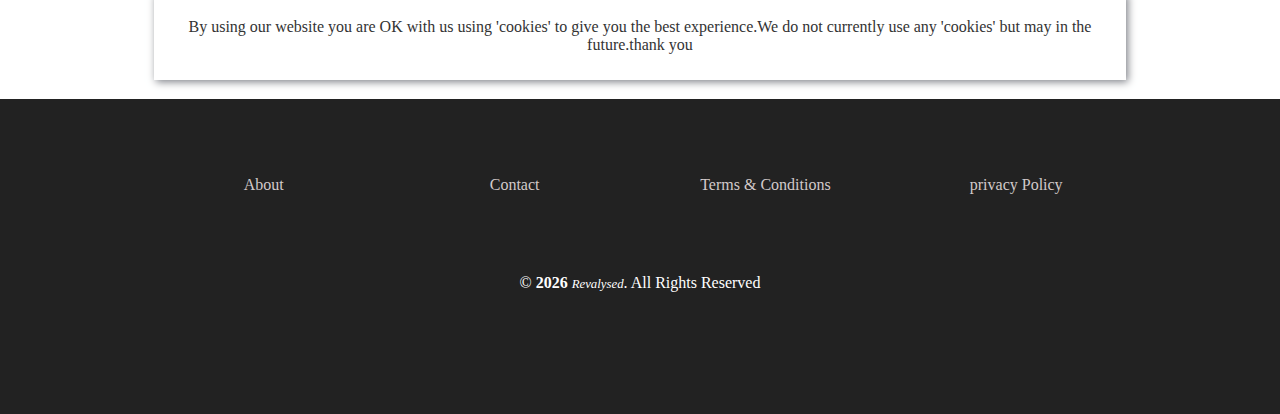
<file: all-companies-29887.html>
<!DOCTYPE html>
<html lang="en">
<head>
  <meta charset="UTF-8">
  <meta http-equiv="X-UA-Compatible" content="IE=edge">
  <meta name="viewport" content="width=device-width, initial-scale=1.0">
  <title>Revalysed-All companies</title>
  <link rel="stylesheet" href="style.css">
  <link rel="stylesheet" href="Reuseable.css">
  <link rel="stylesheet" href="all-category.css">
  <link rel="stylesheet" href="responsive.css">
</head>
<style>
  .pagination .next{
    border-left: 1px solid #777;
      background-color: #0000ff;
    color: #fff;
  }
</style>
<body>
  <section class="section-one">
    <nav class="nav all-category-nav">
          <div class="nav-items">
            <svg
              xmlns="http://www.w3.org/2000/svg"
              fill="none"
              viewBox="0 0 24 24"
              stroke="currentColor"
              class="logo-icon"
            >
              <path
                strokeLinecap="round"
                strokeLinejoin="round"
                d="M20.25 6.375c0 2.278-3.694 4.125-8.25 4.125S3.75 8.653 3.75 6.375m16.5 0c0-2.278-3.694-4.125-8.25-4.125S3.75 4.097 3.75 6.375m16.5 0v11.25c0 2.278-3.694 4.125-8.25 4.125s-8.25-1.847-8.25-4.125V6.375m16.5 0v3.75m-16.5-3.75v3.75m16.5 0v3.75C20.25 16.153 16.556 18 12 18s-8.25-1.847-8.25-4.125v-3.75m16.5 0c0 2.278-3.694 4.125-8.25 4.125s-8.25-1.847-8.25-4.125"
              />
            </svg>
            <a href="index.html">Revalysed</a>
          </div>
          <form class="all-categories-form" action="#">
            <input class="all-categories-search" type="search" placeholder="Company or Category">
            <button class="btn-all-categories"><svg xmlns="http://www.w3.org/2000/svg" fill="none"
              viewBox="0 0 24 24" stroke-width="1.5" stroke="currentColor" class="all-categories-search">
            <path stroke-linecap="round" stroke-linejoin="round"
             d="M21 21l-5.197-5.197m0 0A7.5 7.5 0 105.196 5.196a7.5 7.5 0 0010.607 10.607z" />
           </svg>
          </button>
          </form>
          <div class="nav-items all-category-nav-items">
            <a class="nav-content" href="#">All Categories</a>
          </div>
          <button class=" btn-mobile-nav">
           <svg xmlns="http://www.w3.org/2000/svg" fill="none"
           viewBox="0 0 24 24" stroke-width="1.5" stroke="currentColor" class="mobile-icon menu-outline">
            <path stroke-linecap="round" stroke-linejoin="round"
             d="M3.75 6.75h16.5M3.75 12h16.5m-16.5 5.25h16.5" />
              </svg>

              <svg xmlns="http://www.w3.org/2000/svg" fill="none" 
              viewBox="0 0 24 24" stroke-width="1.5" stroke="currentColor" class="mobile-icon close-outline">
             <path stroke-linecap="round" stroke-linejoin="round" d="M6 18L18 6M6 6l12 12" />
             </svg>
          </button> 
        </nav>
  </section>

  <div class="container">
    <div class="company-comparison-text ">
      <h1>Compare the best companies on <em>Revalysed</em></h1>
    </div>
  </div>

  <!-- <div class=" section-three section-two">
   <div class="all-categories-section-three-content">
   
     <div class="row">
      <div class="col-4">
        <div class="col-4-links">
      
        </div>
      </div>
      <div class="col-8">i love jesus</div>
    </div>
   </div>
  </div> -->

  <section class="all-categories-section-three section-two">
    <div class="all-categories-content grid">
      <div class="AC-links-container-1">
         <h1 class="all-categories-h1 section-header">All Categories</h1>
          <div><a class="ac-links" href="#">All companies</a></div>
          <div><a class="ac-links" href="#">High rated</a></div>
          <div><a class="ac-links" href="#">Low rated</a></div>
          <hr>
          <div><a class="ac-links" href="#">Business Services</a></div>
          <div><a class="ac-links" href="#">Media Publishing</a></div>
          <div><a class="ac-links" href="#">Events & Entertainment</a></div>
          <div><a class="ac-links" href="#">Beauty & Well-being</a></div>
          <div><a class="ac-links" href="#">Electronics & Technology</a></div>
          <div><a class="ac-links" href="#">Home & Garden</a></div>
          <div><a class="ac-links" href="#">Construction & Manufacturing</a></div>
          <div><a class="ac-links" href="#">Health & Media</a></div>
          <div><a class="ac-links" href="#">Animals & Pets</a></div>
          <div><a class="ac-links" href="#">Shopping & Fashion</a></div>
          <div><a class="ac-links" href="#">Public & Local Services</a></div>
          <div><a class="ac-links" href="#">Vehicles & Transportation</a></div>
          <div><a class="ac-links" href="#">Others</a></div>
          <div><a class="ac-links" href="#">Travel & Vacation</a></div>
          <div><a class="ac-links" href="#">Money & insurance</a></div>
          <div><a class="ac-links" href="#">legal Services & Government</a></div>
          <div><a class="ac-links" href="#">Home Services</a></div>
          <div><a class="ac-links" href="#">Sport</a></div>
      </div>

      <div class="second-grid">
      <h1 class="all-categories-h1 section-header">All Companies</h1>
      <div class="AC-links-container-2 grid grid--2-col">
        <a href="#" class="AC-links-container-2-content">

            <strong>EP Training (HVG) Services</strong>
            <div class="rate">
              <svg
                xmlns="http://www.w3.org/2000/svg"
                fill="none"
                viewBox="0 0 24 24"
                stroke="currentColor"
                class="rating-icons"
              >
                <path
                  strokeLinecap="round"
                  strokeLinejoin="round"
                  d="M11.48 3.499a.562.562 0 011.04 0l2.125 5.111a.563.563 0 00.475.345l5.518.442c.499.04.701.663.321.988l-4.204 3.602a.563.563 0 00-.182.557l1.285 5.385a.562.562 0 01-.84.61l-4.725-2.885a.563.563 0 00-.586 0L6.982 20.54a.562.562 0 01-.84-.61l1.285-5.386a.562.562 0 00-.182-.557l-4.204-3.602a.563.563 0 01.321-.988l5.518-.442a.563.563 0 00.475-.345L11.48 3.5z"
                />
              </svg>

              <svg
                xmlns="http://www.w3.org/2000/svg"
                fill="none"
                viewBox="0 0 24 24"
                stroke="currentColor"
                class="rating-icons"
              >
                <path
                  strokeLinecap="round"
                  strokeLinejoin="round"
                  d="M11.48 3.499a.562.562 0 011.04 0l2.125 5.111a.563.563 0 00.475.345l5.518.442c.499.04.701.663.321.988l-4.204 3.602a.563.563 0 00-.182.557l1.285 5.385a.562.562 0 01-.84.61l-4.725-2.885a.563.563 0 00-.586 0L6.982 20.54a.562.562 0 01-.84-.61l1.285-5.386a.562.562 0 00-.182-.557l-4.204-3.602a.563.563 0 01.321-.988l5.518-.442a.563.563 0 00.475-.345L11.48 3.5z"
                />
              </svg>

              <svg
                xmlns="http://www.w3.org/2000/svg"
                fill="none"
                viewBox="0 0 24 24"
                stroke="currentColor"
                class="rating-icons"
              >
                <path
                  strokeLinecap="round"
                  strokeLinejoin="round"
                  d="M11.48 3.499a.562.562 0 011.04 0l2.125 5.111a.563.563 0 00.475.345l5.518.442c.499.04.701.663.321.988l-4.204 3.602a.563.563 0 00-.182.557l1.285 5.385a.562.562 0 01-.84.61l-4.725-2.885a.563.563 0 00-.586 0L6.982 20.54a.562.562 0 01-.84-.61l1.285-5.386a.562.562 0 00-.182-.557l-4.204-3.602a.563.563 0 01.321-.988l5.518-.442a.563.563 0 00.475-.345L11.48 3.5z"
                />
              </svg>

              <svg
                xmlns="http://www.w3.org/2000/svg"
                fill="none"
                viewBox="0 0 24 24"
                stroke="currentColor"
                class="rating-icons"
              >
                <path
                  strokeLinecap="round"
                  strokeLinejoin="round"
                  d="M11.48 3.499a.562.562 0 011.04 0l2.125 5.111a.563.563 0 00.475.345l5.518.442c.499.04.701.663.321.988l-4.204 3.602a.563.563 0 00-.182.557l1.285 5.385a.562.562 0 01-.84.61l-4.725-2.885a.563.563 0 00-.586 0L6.982 20.54a.562.562 0 01-.84-.61l1.285-5.386a.562.562 0 00-.182-.557l-4.204-3.602a.563.563 0 01.321-.988l5.518-.442a.563.563 0 00.475-.345L11.48 3.5z"
                />
              </svg>

              <svg
                xmlns="http://www.w3.org/2000/svg"
                fill="none"
                viewBox="0 0 24 24"
                stroke="currentColor"
                class="rating-icons"
              >
                <path
                  strokeLinecap="round"
                  strokeLinejoin="round"
                  d="M11.48 3.499a.562.562 0 011.04 0l2.125 5.111a.563.563 0 00.475.345l5.518.442c.499.04.701.663.321.988l-4.204 3.602a.563.563 0 00-.182.557l1.285 5.385a.562.562 0 01-.84.61l-4.725-2.885a.563.563 0 00-.586 0L6.982 20.54a.562.562 0 01-.84-.61l1.285-5.386a.562.562 0 00-.182-.557l-4.204-3.602a.563.563 0 01.321-.988l5.518-.442a.563.563 0 00.475-.345L11.48 3.5z"
                />
              </svg>
            </div>
            <p>2,131 reviews &VerticalLine; score 5</p>
            <p>Education & Traning &VerticalLine; Special Schools</p>

        </a>
        <a href="#" class="AC-links-container-2-content">
                 <strong>Classic & Sport Finance</strong>
            <div class="rate">
              <svg
                xmlns="http://www.w3.org/2000/svg"
                fill="none"
                viewBox="0 0 24 24"
                stroke="currentColor"
                class="rating-icons"
              >
                <path
                  strokeLinecap="round"
                  strokeLinejoin="round"
                  d="M11.48 3.499a.562.562 0 011.04 0l2.125 5.111a.563.563 0 00.475.345l5.518.442c.499.04.701.663.321.988l-4.204 3.602a.563.563 0 00-.182.557l1.285 5.385a.562.562 0 01-.84.61l-4.725-2.885a.563.563 0 00-.586 0L6.982 20.54a.562.562 0 01-.84-.61l1.285-5.386a.562.562 0 00-.182-.557l-4.204-3.602a.563.563 0 01.321-.988l5.518-.442a.563.563 0 00.475-.345L11.48 3.5z"
                />
              </svg>

              <svg
                xmlns="http://www.w3.org/2000/svg"
                fill="none"
                viewBox="0 0 24 24"
                stroke="currentColor"
                class="rating-icons"
              >
                <path
                  strokeLinecap="round"
                  strokeLinejoin="round"
                  d="M11.48 3.499a.562.562 0 011.04 0l2.125 5.111a.563.563 0 00.475.345l5.518.442c.499.04.701.663.321.988l-4.204 3.602a.563.563 0 00-.182.557l1.285 5.385a.562.562 0 01-.84.61l-4.725-2.885a.563.563 0 00-.586 0L6.982 20.54a.562.562 0 01-.84-.61l1.285-5.386a.562.562 0 00-.182-.557l-4.204-3.602a.563.563 0 01.321-.988l5.518-.442a.563.563 0 00.475-.345L11.48 3.5z"
                />
              </svg>

              <svg
                xmlns="http://www.w3.org/2000/svg"
                fill="none"
                viewBox="0 0 24 24"
                stroke="currentColor"
                class="rating-icons"
              >
                <path
                  strokeLinecap="round"
                  strokeLinejoin="round"
                  d="M11.48 3.499a.562.562 0 011.04 0l2.125 5.111a.563.563 0 00.475.345l5.518.442c.499.04.701.663.321.988l-4.204 3.602a.563.563 0 00-.182.557l1.285 5.385a.562.562 0 01-.84.61l-4.725-2.885a.563.563 0 00-.586 0L6.982 20.54a.562.562 0 01-.84-.61l1.285-5.386a.562.562 0 00-.182-.557l-4.204-3.602a.563.563 0 01.321-.988l5.518-.442a.563.563 0 00.475-.345L11.48 3.5z"
                />
              </svg>

              <svg
                xmlns="http://www.w3.org/2000/svg"
                fill="none"
                viewBox="0 0 24 24"
                stroke="currentColor"
                class="rating-icons"
              >
                <path
                  strokeLinecap="round"
                  strokeLinejoin="round"
                  d="M11.48 3.499a.562.562 0 011.04 0l2.125 5.111a.563.563 0 00.475.345l5.518.442c.499.04.701.663.321.988l-4.204 3.602a.563.563 0 00-.182.557l1.285 5.385a.562.562 0 01-.84.61l-4.725-2.885a.563.563 0 00-.586 0L6.982 20.54a.562.562 0 01-.84-.61l1.285-5.386a.562.562 0 00-.182-.557l-4.204-3.602a.563.563 0 01.321-.988l5.518-.442a.563.563 0 00.475-.345L11.48 3.5z"
                />
              </svg>

              <svg
                xmlns="http://www.w3.org/2000/svg"
                fill="none"
                viewBox="0 0 24 24"
                stroke="currentColor"
                class="rating-icons"
              >
                <path
                  strokeLinecap="round"
                  strokeLinejoin="round"
                  d="M11.48 3.499a.562.562 0 011.04 0l2.125 5.111a.563.563 0 00.475.345l5.518.442c.499.04.701.663.321.988l-4.204 3.602a.563.563 0 00-.182.557l1.285 5.385a.562.562 0 01-.84.61l-4.725-2.885a.563.563 0 00-.586 0L6.982 20.54a.562.562 0 01-.84-.61l1.285-5.386a.562.562 0 00-.182-.557l-4.204-3.602a.563.563 0 01.321-.988l5.518-.442a.563.563 0 00.475-.345L11.48 3.5z"
                />
              </svg>
            </div>
            <p>310,996 reviews &VerticalLine; score 4.9</p>
            <p>Beauty & Well-being &VerticalLine; Cosmetics & Makeup</p>

        </a>
        <a href="#" class="AC-links-container-2-content">
                 <strong>allbeauty.com</strong>
            <div class="rate">
              <svg
                xmlns="http://www.w3.org/2000/svg"
                fill="none"
                viewBox="0 0 24 24"
                stroke="currentColor"
                class="rating-icons"
              >
                <path
                  strokeLinecap="round"
                  strokeLinejoin="round"
                  d="M11.48 3.499a.562.562 0 011.04 0l2.125 5.111a.563.563 0 00.475.345l5.518.442c.499.04.701.663.321.988l-4.204 3.602a.563.563 0 00-.182.557l1.285 5.385a.562.562 0 01-.84.61l-4.725-2.885a.563.563 0 00-.586 0L6.982 20.54a.562.562 0 01-.84-.61l1.285-5.386a.562.562 0 00-.182-.557l-4.204-3.602a.563.563 0 01.321-.988l5.518-.442a.563.563 0 00.475-.345L11.48 3.5z"
                />
              </svg>

              <svg
                xmlns="http://www.w3.org/2000/svg"
                fill="none"
                viewBox="0 0 24 24"
                stroke="currentColor"
                class="rating-icons"
              >
                <path
                  strokeLinecap="round"
                  strokeLinejoin="round"
                  d="M11.48 3.499a.562.562 0 011.04 0l2.125 5.111a.563.563 0 00.475.345l5.518.442c.499.04.701.663.321.988l-4.204 3.602a.563.563 0 00-.182.557l1.285 5.385a.562.562 0 01-.84.61l-4.725-2.885a.563.563 0 00-.586 0L6.982 20.54a.562.562 0 01-.84-.61l1.285-5.386a.562.562 0 00-.182-.557l-4.204-3.602a.563.563 0 01.321-.988l5.518-.442a.563.563 0 00.475-.345L11.48 3.5z"
                />
              </svg>

              <svg
                xmlns="http://www.w3.org/2000/svg"
                fill="none"
                viewBox="0 0 24 24"
                stroke="currentColor"
                class="rating-icons"
              >
                <path
                  strokeLinecap="round"
                  strokeLinejoin="round"
                  d="M11.48 3.499a.562.562 0 011.04 0l2.125 5.111a.563.563 0 00.475.345l5.518.442c.499.04.701.663.321.988l-4.204 3.602a.563.563 0 00-.182.557l1.285 5.385a.562.562 0 01-.84.61l-4.725-2.885a.563.563 0 00-.586 0L6.982 20.54a.562.562 0 01-.84-.61l1.285-5.386a.562.562 0 00-.182-.557l-4.204-3.602a.563.563 0 01.321-.988l5.518-.442a.563.563 0 00.475-.345L11.48 3.5z"
                />
              </svg>

              <svg
                xmlns="http://www.w3.org/2000/svg"
                fill="none"
                viewBox="0 0 24 24"
                stroke="currentColor"
                class="rating-icons"
              >
                <path
                  strokeLinecap="round"
                  strokeLinejoin="round"
                  d="M11.48 3.499a.562.562 0 011.04 0l2.125 5.111a.563.563 0 00.475.345l5.518.442c.499.04.701.663.321.988l-4.204 3.602a.563.563 0 00-.182.557l1.285 5.385a.562.562 0 01-.84.61l-4.725-2.885a.563.563 0 00-.586 0L6.982 20.54a.562.562 0 01-.84-.61l1.285-5.386a.562.562 0 00-.182-.557l-4.204-3.602a.563.563 0 01.321-.988l5.518-.442a.563.563 0 00.475-.345L11.48 3.5z"
                />
              </svg>

              <svg
                xmlns="http://www.w3.org/2000/svg"
                fill="none"
                viewBox="0 0 24 24"
                stroke="currentColor"
                class="rating-icons"
              >
                <path
                  strokeLinecap="round"
                  strokeLinejoin="round"
                  d="M11.48 3.499a.562.562 0 011.04 0l2.125 5.111a.563.563 0 00.475.345l5.518.442c.499.04.701.663.321.988l-4.204 3.602a.563.563 0 00-.182.557l1.285 5.385a.562.562 0 01-.84.61l-4.725-2.885a.563.563 0 00-.586 0L6.982 20.54a.562.562 0 01-.84-.61l1.285-5.386a.562.562 0 00-.182-.557l-4.204-3.602a.563.563 0 01.321-.988l5.518-.442a.563.563 0 00.475-.345L11.48 3.5z"
                />
              </svg>
            </div>
            <p>429 reviews &VerticalLine; score 5</p>
            <p>Money & insurance &VerticalLine; Investment and wealth</p>
        </a>
        <a href="#" class="AC-links-container-2-content">
                 <strong>AndreaCarcassi.it</strong>
            <div class="rate">
              <svg
                xmlns="http://www.w3.org/2000/svg"
                fill="none"
                viewBox="0 0 24 24"
                stroke="currentColor"
                class="rating-icons"
              >
                <path
                  strokeLinecap="round"
                  strokeLinejoin="round"
                  d="M11.48 3.499a.562.562 0 011.04 0l2.125 5.111a.563.563 0 00.475.345l5.518.442c.499.04.701.663.321.988l-4.204 3.602a.563.563 0 00-.182.557l1.285 5.385a.562.562 0 01-.84.61l-4.725-2.885a.563.563 0 00-.586 0L6.982 20.54a.562.562 0 01-.84-.61l1.285-5.386a.562.562 0 00-.182-.557l-4.204-3.602a.563.563 0 01.321-.988l5.518-.442a.563.563 0 00.475-.345L11.48 3.5z"
                />
              </svg>

              <svg
                xmlns="http://www.w3.org/2000/svg"
                fill="none"
                viewBox="0 0 24 24"
                stroke="currentColor"
                class="rating-icons"
              >
                <path
                  strokeLinecap="round"
                  strokeLinejoin="round"
                  d="M11.48 3.499a.562.562 0 011.04 0l2.125 5.111a.563.563 0 00.475.345l5.518.442c.499.04.701.663.321.988l-4.204 3.602a.563.563 0 00-.182.557l1.285 5.385a.562.562 0 01-.84.61l-4.725-2.885a.563.563 0 00-.586 0L6.982 20.54a.562.562 0 01-.84-.61l1.285-5.386a.562.562 0 00-.182-.557l-4.204-3.602a.563.563 0 01.321-.988l5.518-.442a.563.563 0 00.475-.345L11.48 3.5z"
                />
              </svg>

              <svg
                xmlns="http://www.w3.org/2000/svg"
                fill="none"
                viewBox="0 0 24 24"
                stroke="currentColor"
                class="rating-icons"
              >
                <path
                  strokeLinecap="round"
                  strokeLinejoin="round"
                  d="M11.48 3.499a.562.562 0 011.04 0l2.125 5.111a.563.563 0 00.475.345l5.518.442c.499.04.701.663.321.988l-4.204 3.602a.563.563 0 00-.182.557l1.285 5.385a.562.562 0 01-.84.61l-4.725-2.885a.563.563 0 00-.586 0L6.982 20.54a.562.562 0 01-.84-.61l1.285-5.386a.562.562 0 00-.182-.557l-4.204-3.602a.563.563 0 01.321-.988l5.518-.442a.563.563 0 00.475-.345L11.48 3.5z"
                />
              </svg>

              <svg
                xmlns="http://www.w3.org/2000/svg"
                fill="none"
                viewBox="0 0 24 24"
                stroke="currentColor"
                class="rating-icons"
              >
                <path
                  strokeLinecap="round"
                  strokeLinejoin="round"
                  d="M11.48 3.499a.562.562 0 011.04 0l2.125 5.111a.563.563 0 00.475.345l5.518.442c.499.04.701.663.321.988l-4.204 3.602a.563.563 0 00-.182.557l1.285 5.385a.562.562 0 01-.84.61l-4.725-2.885a.563.563 0 00-.586 0L6.982 20.54a.562.562 0 01-.84-.61l1.285-5.386a.562.562 0 00-.182-.557l-4.204-3.602a.563.563 0 01.321-.988l5.518-.442a.563.563 0 00.475-.345L11.48 3.5z"
                />
              </svg>

              <svg
                xmlns="http://www.w3.org/2000/svg"
                fill="none"
                viewBox="0 0 24 24"
                stroke="currentColor"
                class="rating-icons"
              >
                <path
                  strokeLinecap="round"
                  strokeLinejoin="round"
                  d="M11.48 3.499a.562.562 0 011.04 0l2.125 5.111a.563.563 0 00.475.345l5.518.442c.499.04.701.663.321.988l-4.204 3.602a.563.563 0 00-.182.557l1.285 5.385a.562.562 0 01-.84.61l-4.725-2.885a.563.563 0 00-.586 0L6.982 20.54a.562.562 0 01-.84-.61l1.285-5.386a.562.562 0 00-.182-.557l-4.204-3.602a.563.563 0 01.321-.988l5.518-.442a.563.563 0 00.475-.345L11.48 3.5z"
                />
              </svg>
            </div>
            <p>853 reviews &VerticalLine; score 5</p>
            <p>Shopping & Fashion &VerticalLine; Malls & Marketplace</p>
        </a>
        <a href="#" class="AC-links-container-2-content">
                 <strong>9for9.co.uk</strong>
            <div class="rate">
              <svg
                xmlns="http://www.w3.org/2000/svg"
                fill="none"
                viewBox="0 0 24 24"
                stroke="currentColor"
                class="rating-icons"
              >
                <path
                  strokeLinecap="round"
                  strokeLinejoin="round"
                  d="M11.48 3.499a.562.562 0 011.04 0l2.125 5.111a.563.563 0 00.475.345l5.518.442c.499.04.701.663.321.988l-4.204 3.602a.563.563 0 00-.182.557l1.285 5.385a.562.562 0 01-.84.61l-4.725-2.885a.563.563 0 00-.586 0L6.982 20.54a.562.562 0 01-.84-.61l1.285-5.386a.562.562 0 00-.182-.557l-4.204-3.602a.563.563 0 01.321-.988l5.518-.442a.563.563 0 00.475-.345L11.48 3.5z"
                />
              </svg>

              <svg
                xmlns="http://www.w3.org/2000/svg"
                fill="none"
                viewBox="0 0 24 24"
                stroke="currentColor"
                class="rating-icons"
              >
                <path
                  strokeLinecap="round"
                  strokeLinejoin="round"
                  d="M11.48 3.499a.562.562 0 011.04 0l2.125 5.111a.563.563 0 00.475.345l5.518.442c.499.04.701.663.321.988l-4.204 3.602a.563.563 0 00-.182.557l1.285 5.385a.562.562 0 01-.84.61l-4.725-2.885a.563.563 0 00-.586 0L6.982 20.54a.562.562 0 01-.84-.61l1.285-5.386a.562.562 0 00-.182-.557l-4.204-3.602a.563.563 0 01.321-.988l5.518-.442a.563.563 0 00.475-.345L11.48 3.5z"
                />
              </svg>

              <svg
                xmlns="http://www.w3.org/2000/svg"
                fill="none"
                viewBox="0 0 24 24"
                stroke="currentColor"
                class="rating-icons"
              >
                <path
                  strokeLinecap="round"
                  strokeLinejoin="round"
                  d="M11.48 3.499a.562.562 0 011.04 0l2.125 5.111a.563.563 0 00.475.345l5.518.442c.499.04.701.663.321.988l-4.204 3.602a.563.563 0 00-.182.557l1.285 5.385a.562.562 0 01-.84.61l-4.725-2.885a.563.563 0 00-.586 0L6.982 20.54a.562.562 0 01-.84-.61l1.285-5.386a.562.562 0 00-.182-.557l-4.204-3.602a.563.563 0 01.321-.988l5.518-.442a.563.563 0 00.475-.345L11.48 3.5z"
                />
              </svg>

              <svg
                xmlns="http://www.w3.org/2000/svg"
                fill="none"
                viewBox="0 0 24 24"
                stroke="currentColor"
                class="rating-icons"
              >
                <path
                  strokeLinecap="round"
                  strokeLinejoin="round"
                  d="M11.48 3.499a.562.562 0 011.04 0l2.125 5.111a.563.563 0 00.475.345l5.518.442c.499.04.701.663.321.988l-4.204 3.602a.563.563 0 00-.182.557l1.285 5.385a.562.562 0 01-.84.61l-4.725-2.885a.563.563 0 00-.586 0L6.982 20.54a.562.562 0 01-.84-.61l1.285-5.386a.562.562 0 00-.182-.557l-4.204-3.602a.563.563 0 01.321-.988l5.518-.442a.563.563 0 00.475-.345L11.48 3.5z"
                />
              </svg>

              <svg
                xmlns="http://www.w3.org/2000/svg"
                fill="none"
                viewBox="0 0 24 24"
                stroke="currentColor"
                class="rating-icons"
              >
                <path
                  strokeLinecap="round"
                  strokeLinejoin="round"
                  d="M11.48 3.499a.562.562 0 011.04 0l2.125 5.111a.563.563 0 00.475.345l5.518.442c.499.04.701.663.321.988l-4.204 3.602a.563.563 0 00-.182.557l1.285 5.385a.562.562 0 01-.84.61l-4.725-2.885a.563.563 0 00-.586 0L6.982 20.54a.562.562 0 01-.84-.61l1.285-5.386a.562.562 0 00-.182-.557l-4.204-3.602a.563.563 0 01.321-.988l5.518-.442a.563.563 0 00.475-.345L11.48 3.5z"
                />
              </svg>
            </div>
            <p>496 reviews &VerticalLine; score 5</p>
            <p>Sport &VerticalLine; FItness & Weight Lifting</p>
        </a>
        <a href="#" class="AC-links-container-2-content">
                 <strong>TLC Electrical Distributors</strong>
            <div class="rate">
              <svg
                xmlns="http://www.w3.org/2000/svg"
                fill="none"
                viewBox="0 0 24 24"
                stroke="currentColor"
                class="rating-icons"
              >
                <path
                  strokeLinecap="round"
                  strokeLinejoin="round"
                  d="M11.48 3.499a.562.562 0 011.04 0l2.125 5.111a.563.563 0 00.475.345l5.518.442c.499.04.701.663.321.988l-4.204 3.602a.563.563 0 00-.182.557l1.285 5.385a.562.562 0 01-.84.61l-4.725-2.885a.563.563 0 00-.586 0L6.982 20.54a.562.562 0 01-.84-.61l1.285-5.386a.562.562 0 00-.182-.557l-4.204-3.602a.563.563 0 01.321-.988l5.518-.442a.563.563 0 00.475-.345L11.48 3.5z"
                />
              </svg>

              <svg
                xmlns="http://www.w3.org/2000/svg"
                fill="none"
                viewBox="0 0 24 24"
                stroke="currentColor"
                class="rating-icons"
              >
                <path
                  strokeLinecap="round"
                  strokeLinejoin="round"
                  d="M11.48 3.499a.562.562 0 011.04 0l2.125 5.111a.563.563 0 00.475.345l5.518.442c.499.04.701.663.321.988l-4.204 3.602a.563.563 0 00-.182.557l1.285 5.385a.562.562 0 01-.84.61l-4.725-2.885a.563.563 0 00-.586 0L6.982 20.54a.562.562 0 01-.84-.61l1.285-5.386a.562.562 0 00-.182-.557l-4.204-3.602a.563.563 0 01.321-.988l5.518-.442a.563.563 0 00.475-.345L11.48 3.5z"
                />
              </svg>

              <svg
                xmlns="http://www.w3.org/2000/svg"
                fill="none"
                viewBox="0 0 24 24"
                stroke="currentColor"
                class="rating-icons"
              >
                <path
                  strokeLinecap="round"
                  strokeLinejoin="round"
                  d="M11.48 3.499a.562.562 0 011.04 0l2.125 5.111a.563.563 0 00.475.345l5.518.442c.499.04.701.663.321.988l-4.204 3.602a.563.563 0 00-.182.557l1.285 5.385a.562.562 0 01-.84.61l-4.725-2.885a.563.563 0 00-.586 0L6.982 20.54a.562.562 0 01-.84-.61l1.285-5.386a.562.562 0 00-.182-.557l-4.204-3.602a.563.563 0 01.321-.988l5.518-.442a.563.563 0 00.475-.345L11.48 3.5z"
                />
              </svg>

              <svg
                xmlns="http://www.w3.org/2000/svg"
                fill="none"
                viewBox="0 0 24 24"
                stroke="currentColor"
                class="rating-icons"
              >
                <path
                  strokeLinecap="round"
                  strokeLinejoin="round"
                  d="M11.48 3.499a.562.562 0 011.04 0l2.125 5.111a.563.563 0 00.475.345l5.518.442c.499.04.701.663.321.988l-4.204 3.602a.563.563 0 00-.182.557l1.285 5.385a.562.562 0 01-.84.61l-4.725-2.885a.563.563 0 00-.586 0L6.982 20.54a.562.562 0 01-.84-.61l1.285-5.386a.562.562 0 00-.182-.557l-4.204-3.602a.563.563 0 01.321-.988l5.518-.442a.563.563 0 00.475-.345L11.48 3.5z"
                />
              </svg>

              <svg
                xmlns="http://www.w3.org/2000/svg"
                fill="none"
                viewBox="0 0 24 24"
                stroke="currentColor"
                class="rating-icons"
              >
                <path
                  strokeLinecap="round"
                  strokeLinejoin="round"
                  d="M11.48 3.499a.562.562 0 011.04 0l2.125 5.111a.563.563 0 00.475.345l5.518.442c.499.04.701.663.321.988l-4.204 3.602a.563.563 0 00-.182.557l1.285 5.385a.562.562 0 01-.84.61l-4.725-2.885a.563.563 0 00-.586 0L6.982 20.54a.562.562 0 01-.84-.61l1.285-5.386a.562.562 0 00-.182-.557l-4.204-3.602a.563.563 0 01.321-.988l5.518-.442a.563.563 0 00.475-.345L11.48 3.5z"
                />
              </svg>
            </div>
            <p>5,660 reviews &VerticalLine; score 5</p>
            <p>Home & Garden &VerticalLine; Home Goods Store</p>
        </a>

                <a href="#" class="AC-links-container-2-content">
                 <strong>Strings Direct</strong>
            <div class="rate">
              <svg
                xmlns="http://www.w3.org/2000/svg"
                fill="none"
                viewBox="0 0 24 24"
                stroke="currentColor"
                class="rating-icons"
              >
                <path
                  strokeLinecap="round"
                  strokeLinejoin="round"
                  d="M11.48 3.499a.562.562 0 011.04 0l2.125 5.111a.563.563 0 00.475.345l5.518.442c.499.04.701.663.321.988l-4.204 3.602a.563.563 0 00-.182.557l1.285 5.385a.562.562 0 01-.84.61l-4.725-2.885a.563.563 0 00-.586 0L6.982 20.54a.562.562 0 01-.84-.61l1.285-5.386a.562.562 0 00-.182-.557l-4.204-3.602a.563.563 0 01.321-.988l5.518-.442a.563.563 0 00.475-.345L11.48 3.5z"
                />
              </svg>

              <svg
                xmlns="http://www.w3.org/2000/svg"
                fill="none"
                viewBox="0 0 24 24"
                stroke="currentColor"
                class="rating-icons"
              >
                <path
                  strokeLinecap="round"
                  strokeLinejoin="round"
                  d="M11.48 3.499a.562.562 0 011.04 0l2.125 5.111a.563.563 0 00.475.345l5.518.442c.499.04.701.663.321.988l-4.204 3.602a.563.563 0 00-.182.557l1.285 5.385a.562.562 0 01-.84.61l-4.725-2.885a.563.563 0 00-.586 0L6.982 20.54a.562.562 0 01-.84-.61l1.285-5.386a.562.562 0 00-.182-.557l-4.204-3.602a.563.563 0 01.321-.988l5.518-.442a.563.563 0 00.475-.345L11.48 3.5z"
                />
              </svg>

              <svg
                xmlns="http://www.w3.org/2000/svg"
                fill="none"
                viewBox="0 0 24 24"
                stroke="currentColor"
                class="rating-icons"
              >
                <path
                  strokeLinecap="round"
                  strokeLinejoin="round"
                  d="M11.48 3.499a.562.562 0 011.04 0l2.125 5.111a.563.563 0 00.475.345l5.518.442c.499.04.701.663.321.988l-4.204 3.602a.563.563 0 00-.182.557l1.285 5.385a.562.562 0 01-.84.61l-4.725-2.885a.563.563 0 00-.586 0L6.982 20.54a.562.562 0 01-.84-.61l1.285-5.386a.562.562 0 00-.182-.557l-4.204-3.602a.563.563 0 01.321-.988l5.518-.442a.563.563 0 00.475-.345L11.48 3.5z"
                />
              </svg>

              <svg
                xmlns="http://www.w3.org/2000/svg"
                fill="none"
                viewBox="0 0 24 24"
                stroke="currentColor"
                class="rating-icons"
              >
                <path
                  strokeLinecap="round"
                  strokeLinejoin="round"
                  d="M11.48 3.499a.562.562 0 011.04 0l2.125 5.111a.563.563 0 00.475.345l5.518.442c.499.04.701.663.321.988l-4.204 3.602a.563.563 0 00-.182.557l1.285 5.385a.562.562 0 01-.84.61l-4.725-2.885a.563.563 0 00-.586 0L6.982 20.54a.562.562 0 01-.84-.61l1.285-5.386a.562.562 0 00-.182-.557l-4.204-3.602a.563.563 0 01.321-.988l5.518-.442a.563.563 0 00.475-.345L11.48 3.5z"
                />
              </svg>

              <svg
                xmlns="http://www.w3.org/2000/svg"
                fill="none"
                viewBox="0 0 24 24"
                stroke="currentColor"
                class="rating-icons"
              >
                <path
                  strokeLinecap="round"
                  strokeLinejoin="round"
                  d="M11.48 3.499a.562.562 0 011.04 0l2.125 5.111a.563.563 0 00.475.345l5.518.442c.499.04.701.663.321.988l-4.204 3.602a.563.563 0 00-.182.557l1.285 5.385a.562.562 0 01-.84.61l-4.725-2.885a.563.563 0 00-.586 0L6.982 20.54a.562.562 0 01-.84-.61l1.285-5.386a.562.562 0 00-.182-.557l-4.204-3.602a.563.563 0 01.321-.988l5.518-.442a.563.563 0 00.475-.345L11.48 3.5z"
                />
              </svg>
            </div>
            <p>36,753 reviews &VerticalLine; score 5</p>
            <p>Media & Publishing &VerticalLine; Video & Sound</p>
        </a>

                <a href="#" class="AC-links-container-2-content">
                 <strong>colorCopiesToday</strong>
            <div class="rate">
              <svg
                xmlns="http://www.w3.org/2000/svg"
                fill="none"
                viewBox="0 0 24 24"
                stroke="currentColor"
                class="rating-icons"
              >
                <path
                  strokeLinecap="round"
                  strokeLinejoin="round"
                  d="M11.48 3.499a.562.562 0 011.04 0l2.125 5.111a.563.563 0 00.475.345l5.518.442c.499.04.701.663.321.988l-4.204 3.602a.563.563 0 00-.182.557l1.285 5.385a.562.562 0 01-.84.61l-4.725-2.885a.563.563 0 00-.586 0L6.982 20.54a.562.562 0 01-.84-.61l1.285-5.386a.562.562 0 00-.182-.557l-4.204-3.602a.563.563 0 01.321-.988l5.518-.442a.563.563 0 00.475-.345L11.48 3.5z"
                />
              </svg>

              <svg
                xmlns="http://www.w3.org/2000/svg"
                fill="none"
                viewBox="0 0 24 24"
                stroke="currentColor"
                class="rating-icons"
              >
                <path
                  strokeLinecap="round"
                  strokeLinejoin="round"
                  d="M11.48 3.499a.562.562 0 011.04 0l2.125 5.111a.563.563 0 00.475.345l5.518.442c.499.04.701.663.321.988l-4.204 3.602a.563.563 0 00-.182.557l1.285 5.385a.562.562 0 01-.84.61l-4.725-2.885a.563.563 0 00-.586 0L6.982 20.54a.562.562 0 01-.84-.61l1.285-5.386a.562.562 0 00-.182-.557l-4.204-3.602a.563.563 0 01.321-.988l5.518-.442a.563.563 0 00.475-.345L11.48 3.5z"
                />
              </svg>

              <svg
                xmlns="http://www.w3.org/2000/svg"
                fill="none"
                viewBox="0 0 24 24"
                stroke="currentColor"
                class="rating-icons"
              >
                <path
                  strokeLinecap="round"
                  strokeLinejoin="round"
                  d="M11.48 3.499a.562.562 0 011.04 0l2.125 5.111a.563.563 0 00.475.345l5.518.442c.499.04.701.663.321.988l-4.204 3.602a.563.563 0 00-.182.557l1.285 5.385a.562.562 0 01-.84.61l-4.725-2.885a.563.563 0 00-.586 0L6.982 20.54a.562.562 0 01-.84-.61l1.285-5.386a.562.562 0 00-.182-.557l-4.204-3.602a.563.563 0 01.321-.988l5.518-.442a.563.563 0 00.475-.345L11.48 3.5z"
                />
              </svg>

              <svg
                xmlns="http://www.w3.org/2000/svg"
                fill="none"
                viewBox="0 0 24 24"
                stroke="currentColor"
                class="rating-icons"
              >
                <path
                  strokeLinecap="round"
                  strokeLinejoin="round"
                  d="M11.48 3.499a.562.562 0 011.04 0l2.125 5.111a.563.563 0 00.475.345l5.518.442c.499.04.701.663.321.988l-4.204 3.602a.563.563 0 00-.182.557l1.285 5.385a.562.562 0 01-.84.61l-4.725-2.885a.563.563 0 00-.586 0L6.982 20.54a.562.562 0 01-.84-.61l1.285-5.386a.562.562 0 00-.182-.557l-4.204-3.602a.563.563 0 01.321-.988l5.518-.442a.563.563 0 00.475-.345L11.48 3.5z"
                />
              </svg>

              <svg
                xmlns="http://www.w3.org/2000/svg"
                fill="none"
                viewBox="0 0 24 24"
                stroke="currentColor"
                class="rating-icons"
              >
                <path
                  strokeLinecap="round"
                  strokeLinejoin="round"
                  d="M11.48 3.499a.562.562 0 011.04 0l2.125 5.111a.563.563 0 00.475.345l5.518.442c.499.04.701.663.321.988l-4.204 3.602a.563.563 0 00-.182.557l1.285 5.385a.562.562 0 01-.84.61l-4.725-2.885a.563.563 0 00-.586 0L6.982 20.54a.562.562 0 01-.84-.61l1.285-5.386a.562.562 0 00-.182-.557l-4.204-3.602a.563.563 0 01.321-.988l5.518-.442a.563.563 0 00.475-.345L11.48 3.5z"
                />
              </svg>
            </div>
            <p>1,185 reviews &VerticalLine; score 5</p>
            <p>Business Services &VerticalLine; Print & Graphics Design</p>
        </a>
      </div>

      <section class="pagination-section">
         <div class="pagination">
          <button class="btn-pagination btn-left">
            <svg xmlns="http://www.w3.org/2000/svg" fill="none"
             viewBox="0 0 24 24" stroke-width="1.5" stroke="currentColor" class="cheveron  cheveron-left">
            <path stroke-linecap="round" stroke-linejoin="round" d="M15.75 19.5L8.25 12l7.5-7.5" />
            </svg>
          </button>
          <a class="page-links" href="All categories.html">1</a>
          <a class="page-links" href="all companies 2.html">2</a>
          <a class="page-links" href="all compsnies 3.html">3</a>
          <a class="page-links" href="all companies-4.html">4</a>
          <a class="page-links" href="#">...</a>
          <a class="page-links" href="all-companies-29886.html">29886</a>
          <a class="page-links next" href="all-companies-29887.html">29887</a>
         

          <button class="btn-pagination btn-right">
             <svg xmlns="http://www.w3.org/2000/svg" fill="none"
              viewBox="0 0 24 24" stroke-width="1.5" stroke="currentColor" class="cheveron cheveron-right">
            <path stroke-linecap="round" stroke-linejoin="round" d="M8.25 4.5l7.5 7.5-7.5 7.5" />
            </svg>
          </button>
         </div>
      </div>
      </section>
    </div>

  </section>

  
    <section class="section-four">
      <div class="grid grid--1-col section-four-content">
       <p>  By using our website you are OK with us using 'cookies'
         to give you the best experience.We  do not currently use any  'cookies'
         but may in the future.thank you
        </p>
      </div>
    </section>

      <!-- //////////////////////////////// -->
    <!--////// FOOTER////// -->
    <!-- //////////////////////////////// -->
    <footer class="footer">
      <div class="footer-container grid grid--4-col">
        <div class="footer-links">About</div>
        <div class="footer-links">Contact</div>
        <div class="footer-links">Terms & Conditions</div>
        <div class="footer-links">privacy Policy</div>
      </div>
      <p>&copy; <strong class="year">2021</strong> <em class="footer-em">Revalysed</em>. All Rights Reserved</p>
    </footer>


    <script src="style.js"></script>

  
</body>
</html>
</file>
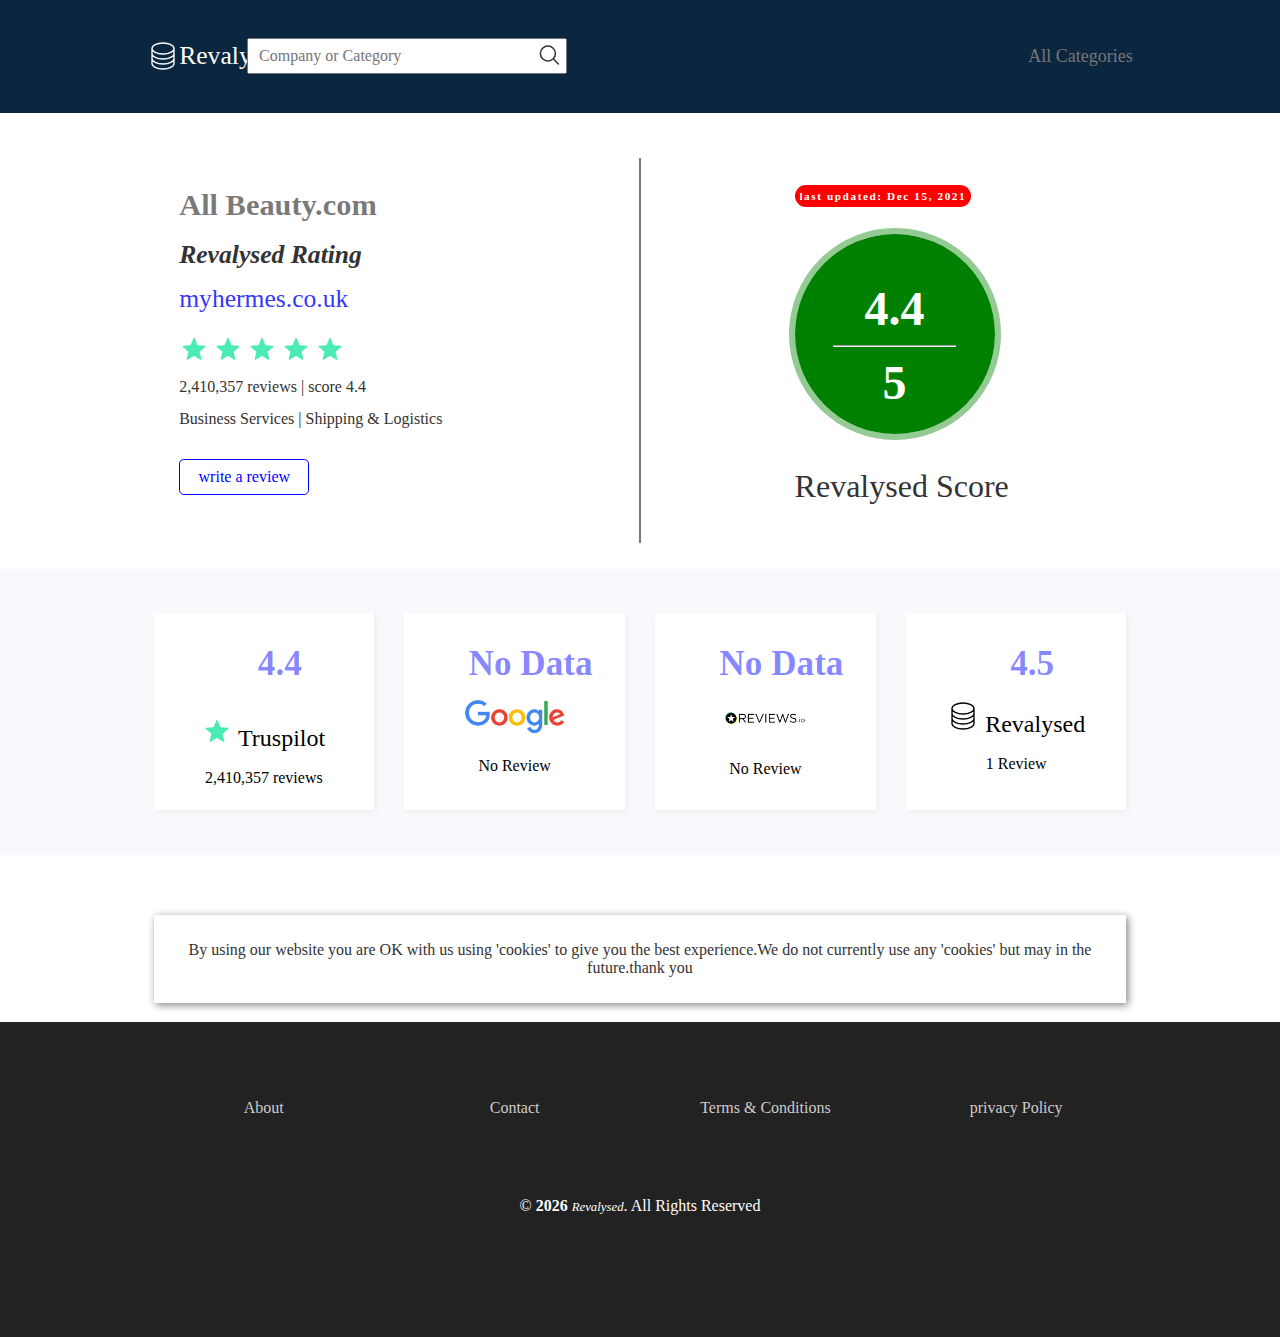
<file: allbeauty.html>
<!DOCTYPE html>
<html lang="en">
<head>
  <meta charset="UTF-8">
  <meta http-equiv="X-UA-Compatible" content="IE=edge">
  <meta name="viewport" content="width=device-width, initial-scale=1.0">
  <title>Revalysed-All companies</title>
  <link rel="stylesheet" href="style.css">
  <link rel="stylesheet" href="Reuseable.css">
  <link rel="stylesheet" href="all-category.css">
  <link rel="stylesheet" href="responsive.css">
</head>
<body>
  <section class="section-one">
    <nav class="nav all-category-nav">
          <div class="nav-items">
            <svg
              xmlns="http://www.w3.org/2000/svg"
              fill="none"
              viewBox="0 0 24 24"
              stroke="currentColor"
              class="logo-icon"
            >
              <path
                strokeLinecap="round"
                strokeLinejoin="round"
                d="M20.25 6.375c0 2.278-3.694 4.125-8.25 4.125S3.75 8.653 3.75 6.375m16.5 0c0-2.278-3.694-4.125-8.25-4.125S3.75 4.097 3.75 6.375m16.5 0v11.25c0 2.278-3.694 4.125-8.25 4.125s-8.25-1.847-8.25-4.125V6.375m16.5 0v3.75m-16.5-3.75v3.75m16.5 0v3.75C20.25 16.153 16.556 18 12 18s-8.25-1.847-8.25-4.125v-3.75m16.5 0c0 2.278-3.694 4.125-8.25 4.125s-8.25-1.847-8.25-4.125"
              />
            </svg>
            <a href="index.html">Revalysed</a>
          </div>
          <form class="all-categories-form" action="#">
            <input class="all-categories-search" type="search" placeholder="Company or Category">
            <button class="btn-all-categories"><svg xmlns="http://www.w3.org/2000/svg" fill="none"
              viewBox="0 0 24 24" stroke-width="1.5" stroke="currentColor" class="all-categories-search">
            <path stroke-linecap="round" stroke-linejoin="round"
             d="M21 21l-5.197-5.197m0 0A7.5 7.5 0 105.196 5.196a7.5 7.5 0 0010.607 10.607z" />
           </svg>
          </button>
          </form>
          <div class="nav-items all-category-nav-items">
          <a class="nav-content" href="#">All Categories</a>
          </div>
          <button class=" btn-mobile-nav">
           <svg xmlns="http://www.w3.org/2000/svg" fill="none"
           viewBox="0 0 24 24" stroke-width="1.5" stroke="currentColor" class="mobile-icon menu-outline">
            <path stroke-linecap="round" stroke-linejoin="round"
             d="M3.75 6.75h16.5M3.75 12h16.5m-16.5 5.25h16.5" />
              </svg>

              <svg xmlns="http://www.w3.org/2000/svg" fill="none" 
              viewBox="0 0 24 24" stroke-width="1.5" stroke="currentColor" class="mobile-icon close-outline">
             <path stroke-linecap="round" stroke-linejoin="round" d="M6 18L18 6M6 6l12 12" />
             </svg>
          </button> 
        </nav>
  </section>
  <main>
    <div class="main-content grid grid--2-col">
      <div class="review first-review-content">
          <div href="Reviews.html" class="recent-review-content">
            <strong>All Beauty.com</strong>
            <p><em>Revalysed Rating</em></p>
            <a href="#">myhermes.co.uk</a>
            <div class="rate">
              <svg
                xmlns="http://www.w3.org/2000/svg"
                fill="none"
                viewBox="0 0 24 24"
                stroke="currentColor"
                class="rating-icons"
              >
                <path
                  strokeLinecap="round"
                  strokeLinejoin="round"
                  d="M11.48 3.499a.562.562 0 011.04 0l2.125 5.111a.563.563 0 00.475.345l5.518.442c.499.04.701.663.321.988l-4.204 3.602a.563.563 0 00-.182.557l1.285 5.385a.562.562 0 01-.84.61l-4.725-2.885a.563.563 0 00-.586 0L6.982 20.54a.562.562 0 01-.84-.61l1.285-5.386a.562.562 0 00-.182-.557l-4.204-3.602a.563.563 0 01.321-.988l5.518-.442a.563.563 0 00.475-.345L11.48 3.5z"
                />
              </svg>

              <svg
                xmlns="http://www.w3.org/2000/svg"
                fill="none"
                viewBox="0 0 24 24"
                stroke="currentColor"
                class="rating-icons"
              >
                <path
                  strokeLinecap="round"
                  strokeLinejoin="round"
                  d="M11.48 3.499a.562.562 0 011.04 0l2.125 5.111a.563.563 0 00.475.345l5.518.442c.499.04.701.663.321.988l-4.204 3.602a.563.563 0 00-.182.557l1.285 5.385a.562.562 0 01-.84.61l-4.725-2.885a.563.563 0 00-.586 0L6.982 20.54a.562.562 0 01-.84-.61l1.285-5.386a.562.562 0 00-.182-.557l-4.204-3.602a.563.563 0 01.321-.988l5.518-.442a.563.563 0 00.475-.345L11.48 3.5z"
                />
              </svg>

              <svg
                xmlns="http://www.w3.org/2000/svg"
                fill="none"
                viewBox="0 0 24 24"
                stroke="currentColor"
                class="rating-icons"
              >
                <path
                  strokeLinecap="round"
                  strokeLinejoin="round"
                  d="M11.48 3.499a.562.562 0 011.04 0l2.125 5.111a.563.563 0 00.475.345l5.518.442c.499.04.701.663.321.988l-4.204 3.602a.563.563 0 00-.182.557l1.285 5.385a.562.562 0 01-.84.61l-4.725-2.885a.563.563 0 00-.586 0L6.982 20.54a.562.562 0 01-.84-.61l1.285-5.386a.562.562 0 00-.182-.557l-4.204-3.602a.563.563 0 01.321-.988l5.518-.442a.563.563 0 00.475-.345L11.48 3.5z"
                />
              </svg>

              <svg
                xmlns="http://www.w3.org/2000/svg"
                fill="none"
                viewBox="0 0 24 24"
                stroke="currentColor"
                class="rating-icons"
              >
                <path
                  strokeLinecap="round"
                  strokeLinejoin="round"
                  d="M11.48 3.499a.562.562 0 011.04 0l2.125 5.111a.563.563 0 00.475.345l5.518.442c.499.04.701.663.321.988l-4.204 3.602a.563.563 0 00-.182.557l1.285 5.385a.562.562 0 01-.84.61l-4.725-2.885a.563.563 0 00-.586 0L6.982 20.54a.562.562 0 01-.84-.61l1.285-5.386a.562.562 0 00-.182-.557l-4.204-3.602a.563.563 0 01.321-.988l5.518-.442a.563.563 0 00.475-.345L11.48 3.5z"
                />
              </svg>

              <svg
                xmlns="http://www.w3.org/2000/svg"
                fill="none"
                viewBox="0 0 24 24"
                stroke="currentColor"
                class="rating-icons"
              >
                <path
                  strokeLinecap="round"
                  strokeLinejoin="round"
                  d="M11.48 3.499a.562.562 0 011.04 0l2.125 5.111a.563.563 0 00.475.345l5.518.442c.499.04.701.663.321.988l-4.204 3.602a.563.563 0 00-.182.557l1.285 5.385a.562.562 0 01-.84.61l-4.725-2.885a.563.563 0 00-.586 0L6.982 20.54a.562.562 0 01-.84-.61l1.285-5.386a.562.562 0 00-.182-.557l-4.204-3.602a.563.563 0 01.321-.988l5.518-.442a.563.563 0 00.475-.345L11.48 3.5z"
                />
              </svg>
            </div>
            <p>2,410,357 reviews &VerticalLine; score 4.4</p>
            <p>Business Services &VerticalLine; Shipping & Logistics</p>
            <button class="btn-review">write a review</button>
          </div>
      </div>
      
      <div class="review second-review-content">
            <div href="Reviews.html" class="recent-review-content">
            <strong class="last-update" >last  updated: Dec 15, 2021</strong>
            <div class="rate-circle">
              <b>4.4</b>
              <hr>
              <b>5</b>
            </div>
            <p class="score">Revalysed Score</p>
          </div>
      </div>
    </div>

    <section class="review-data section-two">
      <div class="review-data-content grid grid--4-col">
        <div class="data">
          <h1 class="section-header">4.4</h1>
          <p>
                <svg
                xmlns="http://www.w3.org/2000/svg"
                fill="none"
                viewBox="0 0 24 24"
                stroke="currentColor"
                class="rating-icons"
              >
                <path
                  strokeLinecap="round"
                  strokeLinejoin="round"
                  d="M11.48 3.499a.562.562 0 011.04 0l2.125 5.111a.563.563 0 00.475.345l5.518.442c.499.04.701.663.321.988l-4.204 3.602a.563.563 0 00-.182.557l1.285 5.385a.562.562 0 01-.84.61l-4.725-2.885a.563.563 0 00-.586 0L6.982 20.54a.562.562 0 01-.84-.61l1.285-5.386a.562.562 0 00-.182-.557l-4.204-3.602a.563.563 0 01.321-.988l5.518-.442a.563.563 0 00.475-.345L11.48 3.5z"
                />
              </svg>
              Truspilot
          </p>
           <p>2,410,357 reviews</p>
        </div>
        <div class="data">
          <h1 class="section-header">No Data</h1>
          <p>
            <img src="images/google.png" alt="google logo">
          </p>
          <p>No Review</p>
        </div>
        <div class="data">
          <h1 class="section-header">No Data</h1>
          <p>
            <img src="images/review.png" alt="review">
          </p>
          <p>No Review</p>
        </div>
        <div class="data">
          <h1 class="section-header">4.5</h1>
          <p>
              <svg
              xmlns="http://www.w3.org/2000/svg"
              fill="none"
              viewBox="0 0 24 24"
              stroke="currentColor"
              class="logo-icon"
            >
              <path
                strokeLinecap="round"
                strokeLinejoin="round"
                d="M20.25 6.375c0 2.278-3.694 4.125-8.25 4.125S3.75 8.653 3.75 6.375m16.5 0c0-2.278-3.694-4.125-8.25-4.125S3.75 4.097 3.75 6.375m16.5 0v11.25c0 2.278-3.694 4.125-8.25 4.125s-8.25-1.847-8.25-4.125V6.375m16.5 0v3.75m-16.5-3.75v3.75m16.5 0v3.75C20.25 16.153 16.556 18 12 18s-8.25-1.847-8.25-4.125v-3.75m16.5 0c0 2.278-3.694 4.125-8.25 4.125s-8.25-1.847-8.25-4.125"
              />
            </svg>
            Revalysed
          </p>
          <p>1 Review</p>
        </div>
      </div>
    </section>
  </main>

  <section class="section-four">
      <div class="grid grid--1-col section-four-content">
       <p>  By using our website you are OK with us using 'cookies'
         to give you the best experience.We  do not currently use any  'cookies'
         but may in the future.thank you
        </p>
      </div>
    </section>

      <!-- //////////////////////////////// -->
    <!--////// FOOTER////// -->
    <!-- //////////////////////////////// -->
    <footer class="footer">
      <div class="footer-container grid grid--4-col">
        <div class="footer-links">About</div>
        <div class="footer-links">Contact</div>
        <div class="footer-links">Terms & Conditions</div>
        <div class="footer-links">privacy Policy</div>
      </div>
      <p>&copy; <strong class="year">2021</strong> <em class="footer-em">Revalysed</em>. All Rights Reserved</p>
    </footer>


    <script src="style.js"></script>

</body>
</html>
</file>
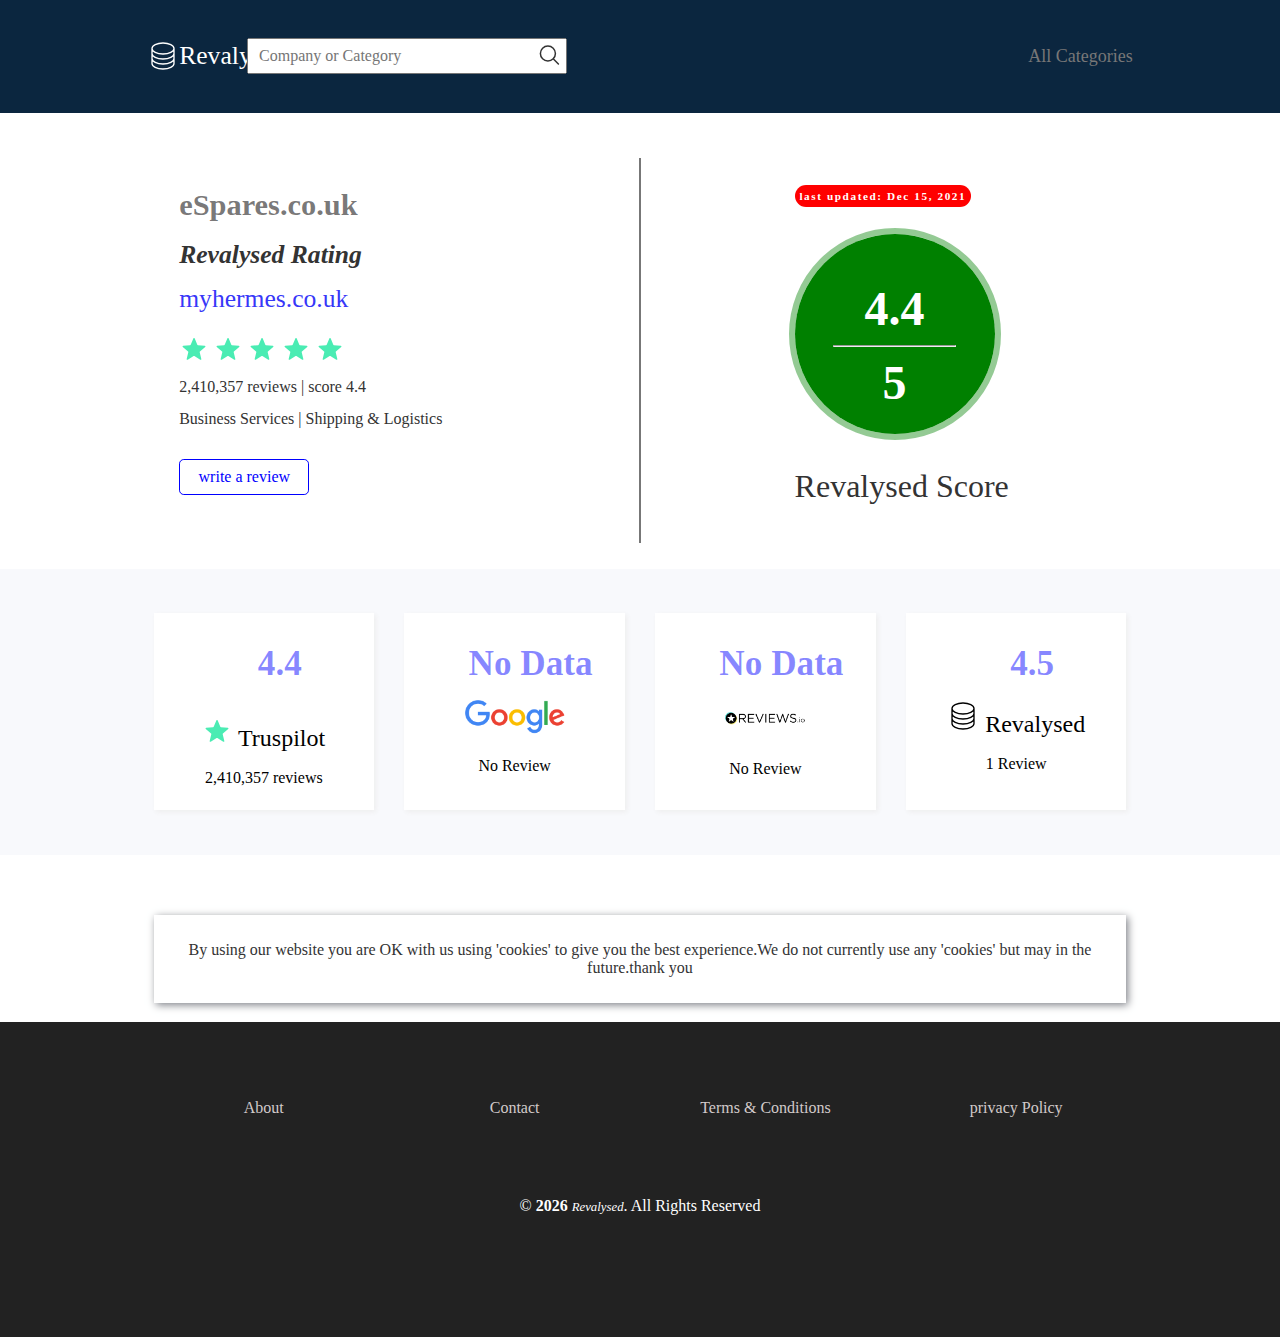
<file: espares.html>
<!DOCTYPE html>
<html lang="en">
<head>
  <meta charset="UTF-8">
  <meta http-equiv="X-UA-Compatible" content="IE=edge">
  <meta name="viewport" content="width=device-width, initial-scale=1.0">
  <title>Revalysed-All companies</title>
  <link rel="stylesheet" href="style.css">
  <link rel="stylesheet" href="Reuseable.css">
  <link rel="stylesheet" href="all-category.css">
  <link rel="stylesheet" href="responsive.css">
</head>
<body>
  <section class="section-one">
    <nav class="nav all-category-nav">
          <div class="nav-items">
            <svg
              xmlns="http://www.w3.org/2000/svg"
              fill="none"
              viewBox="0 0 24 24"
              stroke="currentColor"
              class="logo-icon"
            >
              <path
                strokeLinecap="round"
                strokeLinejoin="round"
                d="M20.25 6.375c0 2.278-3.694 4.125-8.25 4.125S3.75 8.653 3.75 6.375m16.5 0c0-2.278-3.694-4.125-8.25-4.125S3.75 4.097 3.75 6.375m16.5 0v11.25c0 2.278-3.694 4.125-8.25 4.125s-8.25-1.847-8.25-4.125V6.375m16.5 0v3.75m-16.5-3.75v3.75m16.5 0v3.75C20.25 16.153 16.556 18 12 18s-8.25-1.847-8.25-4.125v-3.75m16.5 0c0 2.278-3.694 4.125-8.25 4.125s-8.25-1.847-8.25-4.125"
              />
            </svg>
            <a href="index.html">Revalysed</a>
          </div>
          <form class="all-categories-form" action="#">
            <input class="all-categories-search" type="search" placeholder="Company or Category">
            <button class="btn-all-categories"><svg xmlns="http://www.w3.org/2000/svg" fill="none"
              viewBox="0 0 24 24" stroke-width="1.5" stroke="currentColor" class="all-categories-search">
            <path stroke-linecap="round" stroke-linejoin="round"
             d="M21 21l-5.197-5.197m0 0A7.5 7.5 0 105.196 5.196a7.5 7.5 0 0010.607 10.607z" />
           </svg>
          </button>
          </form>
          <div class="nav-items all-category-nav-items">
          <a class="nav-content" href="#">All Categories</a>
          </div>
          <button class=" btn-mobile-nav">
           <svg xmlns="http://www.w3.org/2000/svg" fill="none"
           viewBox="0 0 24 24" stroke-width="1.5" stroke="currentColor" class="mobile-icon menu-outline">
            <path stroke-linecap="round" stroke-linejoin="round"
             d="M3.75 6.75h16.5M3.75 12h16.5m-16.5 5.25h16.5" />
              </svg>

              <svg xmlns="http://www.w3.org/2000/svg" fill="none" 
              viewBox="0 0 24 24" stroke-width="1.5" stroke="currentColor" class="mobile-icon close-outline">
             <path stroke-linecap="round" stroke-linejoin="round" d="M6 18L18 6M6 6l12 12" />
             </svg>
          </button> 
        </nav>
  </section>
  <main>
    <div class="main-content grid grid--2-col">
      <div class="review first-review-content">
          <div href="Reviews.html" class="recent-review-content">
            <strong>eSpares.co.uk</strong>
            <p><em>Revalysed Rating</em></p>
            <a href="#">myhermes.co.uk</a>
            <div class="rate">
              <svg
                xmlns="http://www.w3.org/2000/svg"
                fill="none"
                viewBox="0 0 24 24"
                stroke="currentColor"
                class="rating-icons"
              >
                <path
                  strokeLinecap="round"
                  strokeLinejoin="round"
                  d="M11.48 3.499a.562.562 0 011.04 0l2.125 5.111a.563.563 0 00.475.345l5.518.442c.499.04.701.663.321.988l-4.204 3.602a.563.563 0 00-.182.557l1.285 5.385a.562.562 0 01-.84.61l-4.725-2.885a.563.563 0 00-.586 0L6.982 20.54a.562.562 0 01-.84-.61l1.285-5.386a.562.562 0 00-.182-.557l-4.204-3.602a.563.563 0 01.321-.988l5.518-.442a.563.563 0 00.475-.345L11.48 3.5z"
                />
              </svg>

              <svg
                xmlns="http://www.w3.org/2000/svg"
                fill="none"
                viewBox="0 0 24 24"
                stroke="currentColor"
                class="rating-icons"
              >
                <path
                  strokeLinecap="round"
                  strokeLinejoin="round"
                  d="M11.48 3.499a.562.562 0 011.04 0l2.125 5.111a.563.563 0 00.475.345l5.518.442c.499.04.701.663.321.988l-4.204 3.602a.563.563 0 00-.182.557l1.285 5.385a.562.562 0 01-.84.61l-4.725-2.885a.563.563 0 00-.586 0L6.982 20.54a.562.562 0 01-.84-.61l1.285-5.386a.562.562 0 00-.182-.557l-4.204-3.602a.563.563 0 01.321-.988l5.518-.442a.563.563 0 00.475-.345L11.48 3.5z"
                />
              </svg>

              <svg
                xmlns="http://www.w3.org/2000/svg"
                fill="none"
                viewBox="0 0 24 24"
                stroke="currentColor"
                class="rating-icons"
              >
                <path
                  strokeLinecap="round"
                  strokeLinejoin="round"
                  d="M11.48 3.499a.562.562 0 011.04 0l2.125 5.111a.563.563 0 00.475.345l5.518.442c.499.04.701.663.321.988l-4.204 3.602a.563.563 0 00-.182.557l1.285 5.385a.562.562 0 01-.84.61l-4.725-2.885a.563.563 0 00-.586 0L6.982 20.54a.562.562 0 01-.84-.61l1.285-5.386a.562.562 0 00-.182-.557l-4.204-3.602a.563.563 0 01.321-.988l5.518-.442a.563.563 0 00.475-.345L11.48 3.5z"
                />
              </svg>

              <svg
                xmlns="http://www.w3.org/2000/svg"
                fill="none"
                viewBox="0 0 24 24"
                stroke="currentColor"
                class="rating-icons"
              >
                <path
                  strokeLinecap="round"
                  strokeLinejoin="round"
                  d="M11.48 3.499a.562.562 0 011.04 0l2.125 5.111a.563.563 0 00.475.345l5.518.442c.499.04.701.663.321.988l-4.204 3.602a.563.563 0 00-.182.557l1.285 5.385a.562.562 0 01-.84.61l-4.725-2.885a.563.563 0 00-.586 0L6.982 20.54a.562.562 0 01-.84-.61l1.285-5.386a.562.562 0 00-.182-.557l-4.204-3.602a.563.563 0 01.321-.988l5.518-.442a.563.563 0 00.475-.345L11.48 3.5z"
                />
              </svg>

              <svg
                xmlns="http://www.w3.org/2000/svg"
                fill="none"
                viewBox="0 0 24 24"
                stroke="currentColor"
                class="rating-icons"
              >
                <path
                  strokeLinecap="round"
                  strokeLinejoin="round"
                  d="M11.48 3.499a.562.562 0 011.04 0l2.125 5.111a.563.563 0 00.475.345l5.518.442c.499.04.701.663.321.988l-4.204 3.602a.563.563 0 00-.182.557l1.285 5.385a.562.562 0 01-.84.61l-4.725-2.885a.563.563 0 00-.586 0L6.982 20.54a.562.562 0 01-.84-.61l1.285-5.386a.562.562 0 00-.182-.557l-4.204-3.602a.563.563 0 01.321-.988l5.518-.442a.563.563 0 00.475-.345L11.48 3.5z"
                />
              </svg>
            </div>
            <p>2,410,357 reviews &VerticalLine; score 4.4</p>
            <p>Business Services &VerticalLine; Shipping & Logistics</p>
            <button class="btn-review">write a review</button>
          </div>
      </div>
      
      <div class="review second-review-content">
            <div href="Reviews.html" class="recent-review-content">
            <strong class="last-update" >last  updated: Dec 15, 2021</strong>
            <div class="rate-circle">
              <b>4.4</b>
              <hr>
              <b>5</b>
            </div>
            <p class="score">Revalysed Score</p>
          </div>
      </div>
    </div>

    <section class="review-data section-two">
      <div class="review-data-content grid grid--4-col">
        <div class="data">
          <h1 class="section-header">4.4</h1>
          <p>
                <svg
                xmlns="http://www.w3.org/2000/svg"
                fill="none"
                viewBox="0 0 24 24"
                stroke="currentColor"
                class="rating-icons"
              >
                <path
                  strokeLinecap="round"
                  strokeLinejoin="round"
                  d="M11.48 3.499a.562.562 0 011.04 0l2.125 5.111a.563.563 0 00.475.345l5.518.442c.499.04.701.663.321.988l-4.204 3.602a.563.563 0 00-.182.557l1.285 5.385a.562.562 0 01-.84.61l-4.725-2.885a.563.563 0 00-.586 0L6.982 20.54a.562.562 0 01-.84-.61l1.285-5.386a.562.562 0 00-.182-.557l-4.204-3.602a.563.563 0 01.321-.988l5.518-.442a.563.563 0 00.475-.345L11.48 3.5z"
                />
              </svg>
              Truspilot
          </p>
           <p>2,410,357 reviews</p>
        </div>
        <div class="data">
          <h1 class="section-header">No Data</h1>
          <p>
            <img src="images/google.png" alt="google logo">
          </p>
          <p>No Review</p>
        </div>
        <div class="data">
          <h1 class="section-header">No Data</h1>
          <p>
            <img src="images/review.png" alt="review">
          </p>
          <p>No Review</p>
        </div>
        <div class="data">
          <h1 class="section-header">4.5</h1>
          <p>
              <svg
              xmlns="http://www.w3.org/2000/svg"
              fill="none"
              viewBox="0 0 24 24"
              stroke="currentColor"
              class="logo-icon"
            >
              <path
                strokeLinecap="round"
                strokeLinejoin="round"
                d="M20.25 6.375c0 2.278-3.694 4.125-8.25 4.125S3.75 8.653 3.75 6.375m16.5 0c0-2.278-3.694-4.125-8.25-4.125S3.75 4.097 3.75 6.375m16.5 0v11.25c0 2.278-3.694 4.125-8.25 4.125s-8.25-1.847-8.25-4.125V6.375m16.5 0v3.75m-16.5-3.75v3.75m16.5 0v3.75C20.25 16.153 16.556 18 12 18s-8.25-1.847-8.25-4.125v-3.75m16.5 0c0 2.278-3.694 4.125-8.25 4.125s-8.25-1.847-8.25-4.125"
              />
            </svg>
            Revalysed
          </p>
          <p>1 Review</p>
        </div>
      </div>
    </section>
  </main>

  <section class="section-four">
      <div class="grid grid--1-col section-four-content">
       <p>  By using our website you are OK with us using 'cookies'
         to give you the best experience.We  do not currently use any  'cookies'
         but may in the future.thank you
        </p>
      </div>
    </section>

      <!-- //////////////////////////////// -->
    <!--////// FOOTER////// -->
    <!-- //////////////////////////////// -->
    <footer class="footer">
      <div class="footer-container grid grid--4-col">
        <div class="footer-links">About</div>
        <div class="footer-links">Contact</div>
        <div class="footer-links">Terms & Conditions</div>
        <div class="footer-links">privacy Policy</div>
      </div>
      <p>&copy; <strong class="year">2021</strong> <em class="footer-em">Revalysed</em>. All Rights Reserved</p>
    </footer>


    <script src="style.js"></script>

</body>
</html>
</file>
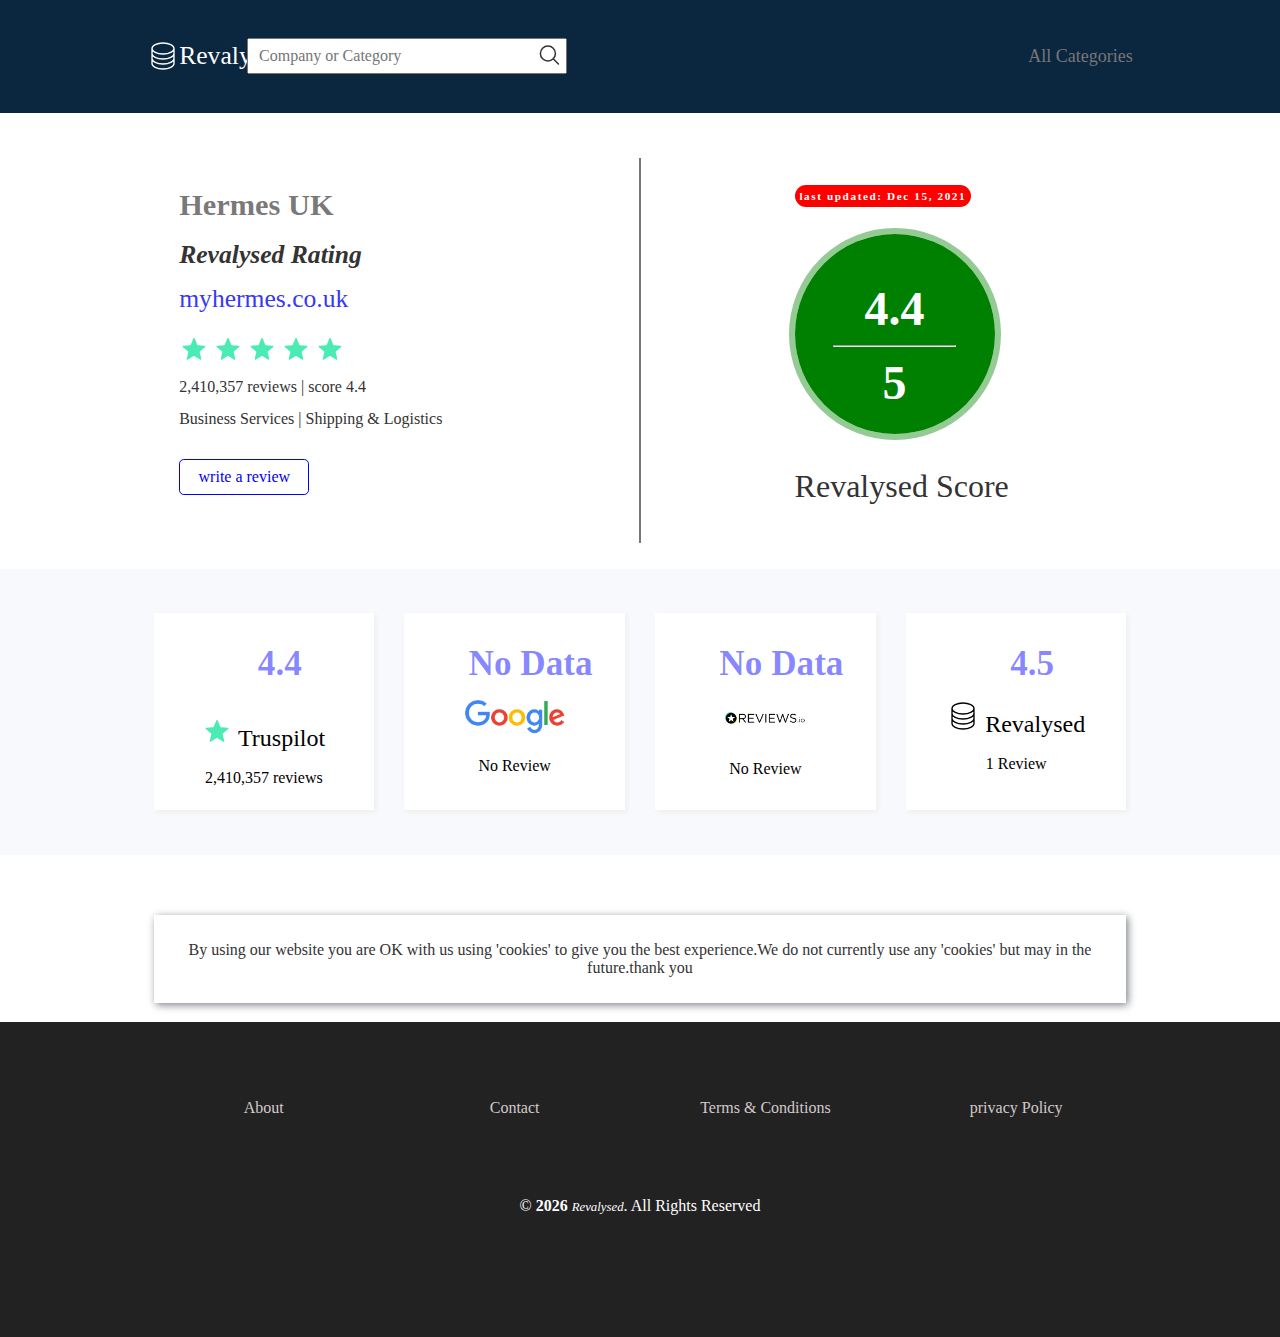
<file: hermes-uk.html>
<!DOCTYPE html>
<html lang="en">
<head>
  <meta charset="UTF-8">
  <meta http-equiv="X-UA-Compatible" content="IE=edge">
  <meta name="viewport" content="width=device-width, initial-scale=1.0">
  <title>Revalysed-All companies</title>
  <link rel="stylesheet" href="style.css">
  <link rel="stylesheet" href="Reuseable.css">
  <link rel="stylesheet" href="all-category.css">
  <link rel="stylesheet" href="responsive.css">
</head>
<body>
  <section class="section-one">
    <nav class="nav all-category-nav">
          <div class="nav-items">
            <svg
              xmlns="http://www.w3.org/2000/svg"
              fill="none"
              viewBox="0 0 24 24"
              stroke="currentColor"
              class="logo-icon"
            >
              <path
                strokeLinecap="round"
                strokeLinejoin="round"
                d="M20.25 6.375c0 2.278-3.694 4.125-8.25 4.125S3.75 8.653 3.75 6.375m16.5 0c0-2.278-3.694-4.125-8.25-4.125S3.75 4.097 3.75 6.375m16.5 0v11.25c0 2.278-3.694 4.125-8.25 4.125s-8.25-1.847-8.25-4.125V6.375m16.5 0v3.75m-16.5-3.75v3.75m16.5 0v3.75C20.25 16.153 16.556 18 12 18s-8.25-1.847-8.25-4.125v-3.75m16.5 0c0 2.278-3.694 4.125-8.25 4.125s-8.25-1.847-8.25-4.125"
              />
            </svg>
            <a href="index.html">Revalysed</a>
          </div>
          <form class="all-categories-form" action="#">
            <input class="all-categories-search" type="search" placeholder="Company or Category">
            <button class="btn-all-categories"><svg xmlns="http://www.w3.org/2000/svg" fill="none"
              viewBox="0 0 24 24" stroke-width="1.5" stroke="currentColor" class="all-categories-search">
            <path stroke-linecap="round" stroke-linejoin="round"
             d="M21 21l-5.197-5.197m0 0A7.5 7.5 0 105.196 5.196a7.5 7.5 0 0010.607 10.607z" />
           </svg>
          </button>
          </form>
          <div class="nav-items all-category-nav-items">
          <a class="nav-content" href="#">All Categories</a>
          </div>
          <button class=" btn-mobile-nav">
           <svg xmlns="http://www.w3.org/2000/svg" fill="none"
           viewBox="0 0 24 24" stroke-width="1.5" stroke="currentColor" class="mobile-icon menu-outline">
            <path stroke-linecap="round" stroke-linejoin="round"
             d="M3.75 6.75h16.5M3.75 12h16.5m-16.5 5.25h16.5" />
              </svg>

              <svg xmlns="http://www.w3.org/2000/svg" fill="none" 
              viewBox="0 0 24 24" stroke-width="1.5" stroke="currentColor" class="mobile-icon close-outline">
             <path stroke-linecap="round" stroke-linejoin="round" d="M6 18L18 6M6 6l12 12" />
             </svg>
          </button> 
        </nav>
  </section>
  <main>
    <div class="main-content grid grid--2-col">
      <div class="review first-review-content">
          <div href="Reviews.html" class="recent-review-content">
            <strong>Hermes UK</strong>
            <p><em>Revalysed Rating</em></p>
            <a href="#">myhermes.co.uk</a>
            <div class="rate">
              <svg
                xmlns="http://www.w3.org/2000/svg"
                fill="none"
                viewBox="0 0 24 24"
                stroke="currentColor"
                class="rating-icons"
              >
                <path
                  strokeLinecap="round"
                  strokeLinejoin="round"
                  d="M11.48 3.499a.562.562 0 011.04 0l2.125 5.111a.563.563 0 00.475.345l5.518.442c.499.04.701.663.321.988l-4.204 3.602a.563.563 0 00-.182.557l1.285 5.385a.562.562 0 01-.84.61l-4.725-2.885a.563.563 0 00-.586 0L6.982 20.54a.562.562 0 01-.84-.61l1.285-5.386a.562.562 0 00-.182-.557l-4.204-3.602a.563.563 0 01.321-.988l5.518-.442a.563.563 0 00.475-.345L11.48 3.5z"
                />
              </svg>

              <svg
                xmlns="http://www.w3.org/2000/svg"
                fill="none"
                viewBox="0 0 24 24"
                stroke="currentColor"
                class="rating-icons"
              >
                <path
                  strokeLinecap="round"
                  strokeLinejoin="round"
                  d="M11.48 3.499a.562.562 0 011.04 0l2.125 5.111a.563.563 0 00.475.345l5.518.442c.499.04.701.663.321.988l-4.204 3.602a.563.563 0 00-.182.557l1.285 5.385a.562.562 0 01-.84.61l-4.725-2.885a.563.563 0 00-.586 0L6.982 20.54a.562.562 0 01-.84-.61l1.285-5.386a.562.562 0 00-.182-.557l-4.204-3.602a.563.563 0 01.321-.988l5.518-.442a.563.563 0 00.475-.345L11.48 3.5z"
                />
              </svg>

              <svg
                xmlns="http://www.w3.org/2000/svg"
                fill="none"
                viewBox="0 0 24 24"
                stroke="currentColor"
                class="rating-icons"
              >
                <path
                  strokeLinecap="round"
                  strokeLinejoin="round"
                  d="M11.48 3.499a.562.562 0 011.04 0l2.125 5.111a.563.563 0 00.475.345l5.518.442c.499.04.701.663.321.988l-4.204 3.602a.563.563 0 00-.182.557l1.285 5.385a.562.562 0 01-.84.61l-4.725-2.885a.563.563 0 00-.586 0L6.982 20.54a.562.562 0 01-.84-.61l1.285-5.386a.562.562 0 00-.182-.557l-4.204-3.602a.563.563 0 01.321-.988l5.518-.442a.563.563 0 00.475-.345L11.48 3.5z"
                />
              </svg>

              <svg
                xmlns="http://www.w3.org/2000/svg"
                fill="none"
                viewBox="0 0 24 24"
                stroke="currentColor"
                class="rating-icons"
              >
                <path
                  strokeLinecap="round"
                  strokeLinejoin="round"
                  d="M11.48 3.499a.562.562 0 011.04 0l2.125 5.111a.563.563 0 00.475.345l5.518.442c.499.04.701.663.321.988l-4.204 3.602a.563.563 0 00-.182.557l1.285 5.385a.562.562 0 01-.84.61l-4.725-2.885a.563.563 0 00-.586 0L6.982 20.54a.562.562 0 01-.84-.61l1.285-5.386a.562.562 0 00-.182-.557l-4.204-3.602a.563.563 0 01.321-.988l5.518-.442a.563.563 0 00.475-.345L11.48 3.5z"
                />
              </svg>

              <svg
                xmlns="http://www.w3.org/2000/svg"
                fill="none"
                viewBox="0 0 24 24"
                stroke="currentColor"
                class="rating-icons"
              >
                <path
                  strokeLinecap="round"
                  strokeLinejoin="round"
                  d="M11.48 3.499a.562.562 0 011.04 0l2.125 5.111a.563.563 0 00.475.345l5.518.442c.499.04.701.663.321.988l-4.204 3.602a.563.563 0 00-.182.557l1.285 5.385a.562.562 0 01-.84.61l-4.725-2.885a.563.563 0 00-.586 0L6.982 20.54a.562.562 0 01-.84-.61l1.285-5.386a.562.562 0 00-.182-.557l-4.204-3.602a.563.563 0 01.321-.988l5.518-.442a.563.563 0 00.475-.345L11.48 3.5z"
                />
              </svg>
            </div>
            <p>2,410,357 reviews &VerticalLine; score 4.4</p>
            <p>Business Services &VerticalLine; Shipping & Logistics</p>
            <button class="btn-review">write a review</button>
          </div>
      </div>
      
      <div class="review second-review-content">
            <div href="Reviews.html" class="recent-review-content">
            <strong class="last-update" >last  updated: Dec 15, 2021</strong>
            <div class="rate-circle">
              <b>4.4</b>
              <hr>
              <b>5</b>
            </div>
            <p class="score">Revalysed Score</p>
          </div>
      </div>
    </div>

    <section class="review-data section-two">
      <div class="review-data-content grid grid--4-col">
        <div class="data">
          <h1 class="section-header">4.4</h1>
          <p>
                <svg
                xmlns="http://www.w3.org/2000/svg"
                fill="none"
                viewBox="0 0 24 24"
                stroke="currentColor"
                class="rating-icons"
              >
                <path
                  strokeLinecap="round"
                  strokeLinejoin="round"
                  d="M11.48 3.499a.562.562 0 011.04 0l2.125 5.111a.563.563 0 00.475.345l5.518.442c.499.04.701.663.321.988l-4.204 3.602a.563.563 0 00-.182.557l1.285 5.385a.562.562 0 01-.84.61l-4.725-2.885a.563.563 0 00-.586 0L6.982 20.54a.562.562 0 01-.84-.61l1.285-5.386a.562.562 0 00-.182-.557l-4.204-3.602a.563.563 0 01.321-.988l5.518-.442a.563.563 0 00.475-.345L11.48 3.5z"
                />
              </svg>
              Truspilot
          </p>
           <p>2,410,357 reviews</p>
        </div>
        <div class="data">
          <h1 class="section-header">No Data</h1>
          <p>
            <img src="images/google.png" alt="google logo">
          </p>
          <p>No Review</p>
        </div>
        <div class="data">
          <h1 class="section-header">No Data</h1>
          <p>
            <img src="images/review.png" alt="review">
          </p>
          <p>No Review</p>
        </div>
        <div class="data">
          <h1 class="section-header">4.5</h1>
          <p>
              <svg
              xmlns="http://www.w3.org/2000/svg"
              fill="none"
              viewBox="0 0 24 24"
              stroke="currentColor"
              class="logo-icon"
            >
              <path
                strokeLinecap="round"
                strokeLinejoin="round"
                d="M20.25 6.375c0 2.278-3.694 4.125-8.25 4.125S3.75 8.653 3.75 6.375m16.5 0c0-2.278-3.694-4.125-8.25-4.125S3.75 4.097 3.75 6.375m16.5 0v11.25c0 2.278-3.694 4.125-8.25 4.125s-8.25-1.847-8.25-4.125V6.375m16.5 0v3.75m-16.5-3.75v3.75m16.5 0v3.75C20.25 16.153 16.556 18 12 18s-8.25-1.847-8.25-4.125v-3.75m16.5 0c0 2.278-3.694 4.125-8.25 4.125s-8.25-1.847-8.25-4.125"
              />
            </svg>
            Revalysed
          </p>
          <p>1 Review</p>
        </div>
      </div>
    </section>
  </main>

  <section class="section-four">
      <div class="grid grid--1-col section-four-content">
       <p>  By using our website you are OK with us using 'cookies'
         to give you the best experience.We  do not currently use any  'cookies'
         but may in the future.thank you
        </p>
      </div>
    </section>

      <!-- //////////////////////////////// -->
    <!--////// FOOTER////// -->
    <!-- //////////////////////////////// -->
    <footer class="footer">
      <div class="footer-container grid grid--4-col">
        <div class="footer-links">About</div>
        <div class="footer-links">Contact</div>
        <div class="footer-links">Terms & Conditions</div>
        <div class="footer-links">privacy Policy</div>
      </div>
      <p>&copy; <strong class="year">2021</strong> <em class="footer-em">Revalysed</em>. All Rights Reserved</p>
    </footer>


    <script src="style.js"></script>

</body>
</html>
</file>
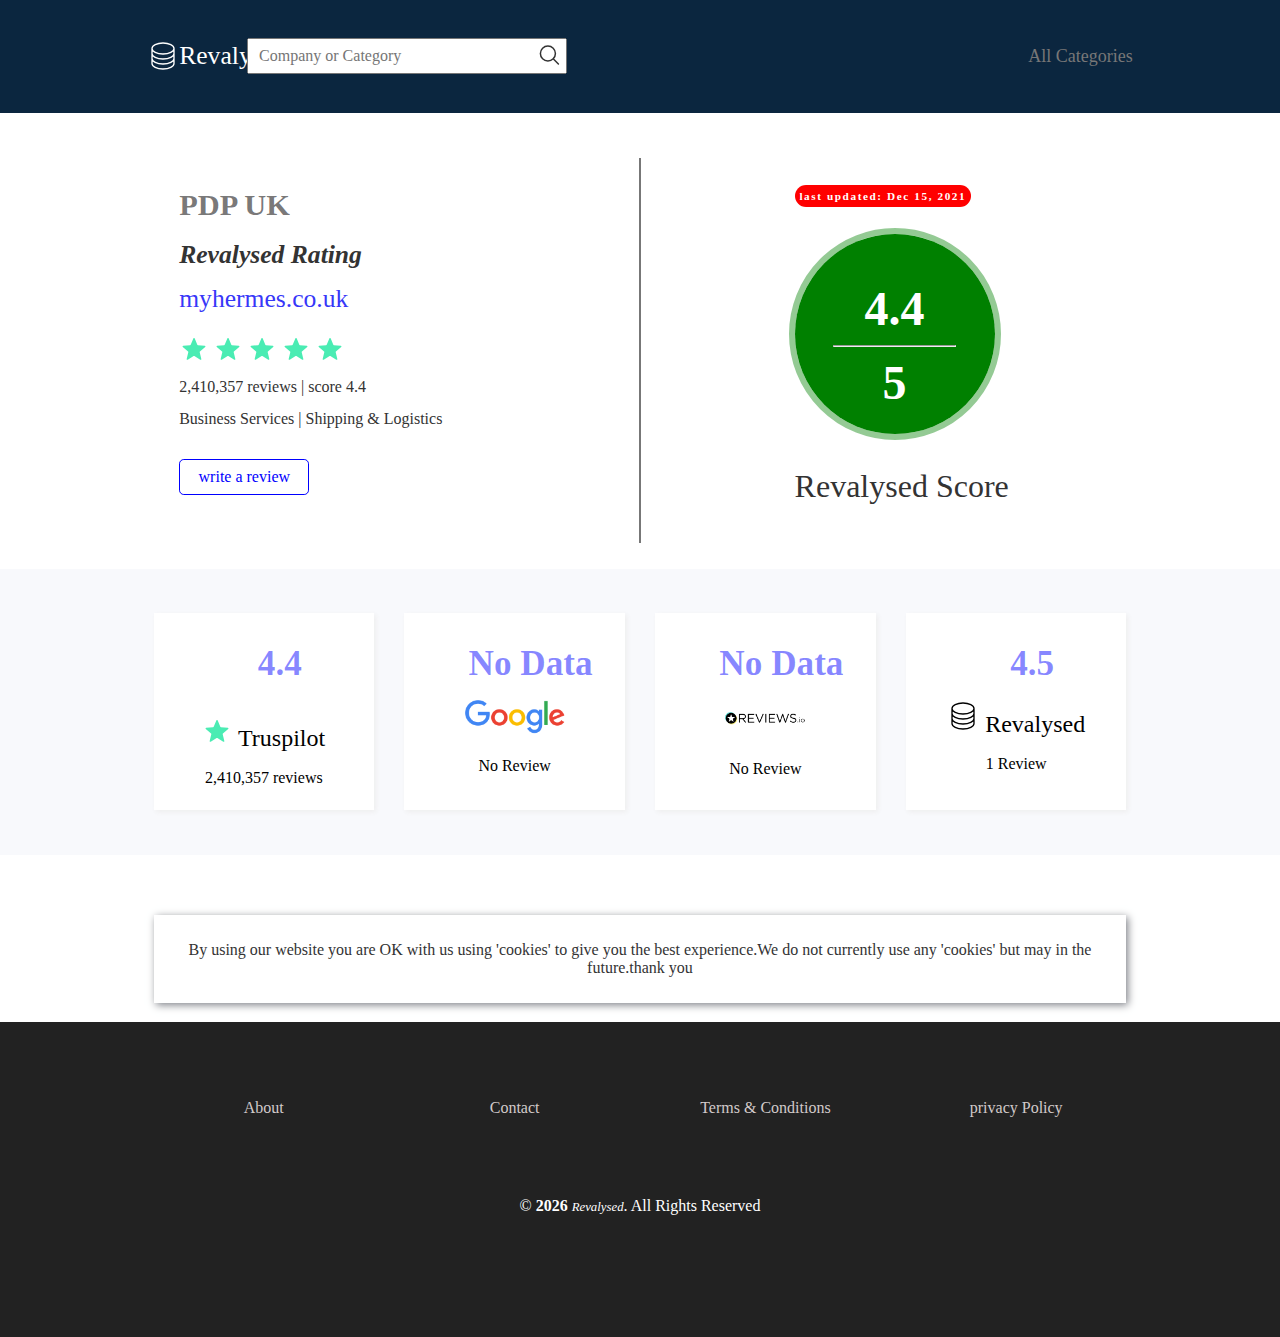
<file: pdp-uk.html>
<!DOCTYPE html>
<html lang="en">
<head>
  <meta charset="UTF-8">
  <meta http-equiv="X-UA-Compatible" content="IE=edge">
  <meta name="viewport" content="width=device-width, initial-scale=1.0">
  <title>Revalysed-All companies</title>
  <link rel="stylesheet" href="style.css">
  <link rel="stylesheet" href="Reuseable.css">
  <link rel="stylesheet" href="all-category.css">
  <link rel="stylesheet" href="responsive.css">
</head>
<body>
  <section class="section-one">
    <nav class="nav all-category-nav">
          <div class="nav-items">
            <svg
              xmlns="http://www.w3.org/2000/svg"
              fill="none"
              viewBox="0 0 24 24"
              stroke="currentColor"
              class="logo-icon"
            >
              <path
                strokeLinecap="round"
                strokeLinejoin="round"
                d="M20.25 6.375c0 2.278-3.694 4.125-8.25 4.125S3.75 8.653 3.75 6.375m16.5 0c0-2.278-3.694-4.125-8.25-4.125S3.75 4.097 3.75 6.375m16.5 0v11.25c0 2.278-3.694 4.125-8.25 4.125s-8.25-1.847-8.25-4.125V6.375m16.5 0v3.75m-16.5-3.75v3.75m16.5 0v3.75C20.25 16.153 16.556 18 12 18s-8.25-1.847-8.25-4.125v-3.75m16.5 0c0 2.278-3.694 4.125-8.25 4.125s-8.25-1.847-8.25-4.125"
              />
            </svg>
            <a href="index.html">Revalysed</a>
          </div>
          <form class="all-categories-form" action="#">
            <input class="all-categories-search" type="search" placeholder="Company or Category">
            <button class="btn-all-categories"><svg xmlns="http://www.w3.org/2000/svg" fill="none"
              viewBox="0 0 24 24" stroke-width="1.5" stroke="currentColor" class="all-categories-search">
            <path stroke-linecap="round" stroke-linejoin="round"
             d="M21 21l-5.197-5.197m0 0A7.5 7.5 0 105.196 5.196a7.5 7.5 0 0010.607 10.607z" />
           </svg>
          </button>
          </form>
          <div class="nav-items all-category-nav-items">
          <a class="nav-content" href="#">All Categories</a>
          </div>
          <button class=" btn-mobile-nav">
           <svg xmlns="http://www.w3.org/2000/svg" fill="none"
           viewBox="0 0 24 24" stroke-width="1.5" stroke="currentColor" class="mobile-icon menu-outline">
            <path stroke-linecap="round" stroke-linejoin="round"
             d="M3.75 6.75h16.5M3.75 12h16.5m-16.5 5.25h16.5" />
              </svg>

              <svg xmlns="http://www.w3.org/2000/svg" fill="none" 
              viewBox="0 0 24 24" stroke-width="1.5" stroke="currentColor" class="mobile-icon close-outline">
             <path stroke-linecap="round" stroke-linejoin="round" d="M6 18L18 6M6 6l12 12" />
             </svg>
          </button> 
        </nav>
  </section>
  <main>
    <div class="main-content grid grid--2-col">
      <div class="review first-review-content">
          <div href="Reviews.html" class="recent-review-content">
            <strong>PDP UK</strong>
            <p><em>Revalysed Rating</em></p>
            <a href="#">myhermes.co.uk</a>
            <div class="rate">
              <svg
                xmlns="http://www.w3.org/2000/svg"
                fill="none"
                viewBox="0 0 24 24"
                stroke="currentColor"
                class="rating-icons"
              >
                <path
                  strokeLinecap="round"
                  strokeLinejoin="round"
                  d="M11.48 3.499a.562.562 0 011.04 0l2.125 5.111a.563.563 0 00.475.345l5.518.442c.499.04.701.663.321.988l-4.204 3.602a.563.563 0 00-.182.557l1.285 5.385a.562.562 0 01-.84.61l-4.725-2.885a.563.563 0 00-.586 0L6.982 20.54a.562.562 0 01-.84-.61l1.285-5.386a.562.562 0 00-.182-.557l-4.204-3.602a.563.563 0 01.321-.988l5.518-.442a.563.563 0 00.475-.345L11.48 3.5z"
                />
              </svg>

              <svg
                xmlns="http://www.w3.org/2000/svg"
                fill="none"
                viewBox="0 0 24 24"
                stroke="currentColor"
                class="rating-icons"
              >
                <path
                  strokeLinecap="round"
                  strokeLinejoin="round"
                  d="M11.48 3.499a.562.562 0 011.04 0l2.125 5.111a.563.563 0 00.475.345l5.518.442c.499.04.701.663.321.988l-4.204 3.602a.563.563 0 00-.182.557l1.285 5.385a.562.562 0 01-.84.61l-4.725-2.885a.563.563 0 00-.586 0L6.982 20.54a.562.562 0 01-.84-.61l1.285-5.386a.562.562 0 00-.182-.557l-4.204-3.602a.563.563 0 01.321-.988l5.518-.442a.563.563 0 00.475-.345L11.48 3.5z"
                />
              </svg>

              <svg
                xmlns="http://www.w3.org/2000/svg"
                fill="none"
                viewBox="0 0 24 24"
                stroke="currentColor"
                class="rating-icons"
              >
                <path
                  strokeLinecap="round"
                  strokeLinejoin="round"
                  d="M11.48 3.499a.562.562 0 011.04 0l2.125 5.111a.563.563 0 00.475.345l5.518.442c.499.04.701.663.321.988l-4.204 3.602a.563.563 0 00-.182.557l1.285 5.385a.562.562 0 01-.84.61l-4.725-2.885a.563.563 0 00-.586 0L6.982 20.54a.562.562 0 01-.84-.61l1.285-5.386a.562.562 0 00-.182-.557l-4.204-3.602a.563.563 0 01.321-.988l5.518-.442a.563.563 0 00.475-.345L11.48 3.5z"
                />
              </svg>

              <svg
                xmlns="http://www.w3.org/2000/svg"
                fill="none"
                viewBox="0 0 24 24"
                stroke="currentColor"
                class="rating-icons"
              >
                <path
                  strokeLinecap="round"
                  strokeLinejoin="round"
                  d="M11.48 3.499a.562.562 0 011.04 0l2.125 5.111a.563.563 0 00.475.345l5.518.442c.499.04.701.663.321.988l-4.204 3.602a.563.563 0 00-.182.557l1.285 5.385a.562.562 0 01-.84.61l-4.725-2.885a.563.563 0 00-.586 0L6.982 20.54a.562.562 0 01-.84-.61l1.285-5.386a.562.562 0 00-.182-.557l-4.204-3.602a.563.563 0 01.321-.988l5.518-.442a.563.563 0 00.475-.345L11.48 3.5z"
                />
              </svg>

              <svg
                xmlns="http://www.w3.org/2000/svg"
                fill="none"
                viewBox="0 0 24 24"
                stroke="currentColor"
                class="rating-icons"
              >
                <path
                  strokeLinecap="round"
                  strokeLinejoin="round"
                  d="M11.48 3.499a.562.562 0 011.04 0l2.125 5.111a.563.563 0 00.475.345l5.518.442c.499.04.701.663.321.988l-4.204 3.602a.563.563 0 00-.182.557l1.285 5.385a.562.562 0 01-.84.61l-4.725-2.885a.563.563 0 00-.586 0L6.982 20.54a.562.562 0 01-.84-.61l1.285-5.386a.562.562 0 00-.182-.557l-4.204-3.602a.563.563 0 01.321-.988l5.518-.442a.563.563 0 00.475-.345L11.48 3.5z"
                />
              </svg>
            </div>
            <p>2,410,357 reviews &VerticalLine; score 4.4</p>
            <p>Business Services &VerticalLine; Shipping & Logistics</p>
            <button class="btn-review">write a review</button>
          </div>
      </div>
      
      <div class="review second-review-content">
            <div href="Reviews.html" class="recent-review-content">
            <strong class="last-update" >last  updated: Dec 15, 2021</strong>
            <div class="rate-circle">
              <b>4.4</b>
              <hr>
              <b>5</b>
            </div>
            <p class="score">Revalysed Score</p>
          </div>
      </div>
    </div>

    <section class="review-data section-two">
      <div class="review-data-content grid grid--4-col">
        <div class="data">
          <h1 class="section-header">4.4</h1>
          <p>
                <svg
                xmlns="http://www.w3.org/2000/svg"
                fill="none"
                viewBox="0 0 24 24"
                stroke="currentColor"
                class="rating-icons"
              >
                <path
                  strokeLinecap="round"
                  strokeLinejoin="round"
                  d="M11.48 3.499a.562.562 0 011.04 0l2.125 5.111a.563.563 0 00.475.345l5.518.442c.499.04.701.663.321.988l-4.204 3.602a.563.563 0 00-.182.557l1.285 5.385a.562.562 0 01-.84.61l-4.725-2.885a.563.563 0 00-.586 0L6.982 20.54a.562.562 0 01-.84-.61l1.285-5.386a.562.562 0 00-.182-.557l-4.204-3.602a.563.563 0 01.321-.988l5.518-.442a.563.563 0 00.475-.345L11.48 3.5z"
                />
              </svg>
              Truspilot
          </p>
           <p>2,410,357 reviews</p>
        </div>
        <div class="data">
          <h1 class="section-header">No Data</h1>
          <p>
            <img src="images/google.png" alt="google logo">
          </p>
          <p>No Review</p>
        </div>
        <div class="data">
          <h1 class="section-header">No Data</h1>
          <p>
            <img src="images/review.png" alt="review">
          </p>
          <p>No Review</p>
        </div>
        <div class="data">
          <h1 class="section-header">4.5</h1>
          <p>
              <svg
              xmlns="http://www.w3.org/2000/svg"
              fill="none"
              viewBox="0 0 24 24"
              stroke="currentColor"
              class="logo-icon"
            >
              <path
                strokeLinecap="round"
                strokeLinejoin="round"
                d="M20.25 6.375c0 2.278-3.694 4.125-8.25 4.125S3.75 8.653 3.75 6.375m16.5 0c0-2.278-3.694-4.125-8.25-4.125S3.75 4.097 3.75 6.375m16.5 0v11.25c0 2.278-3.694 4.125-8.25 4.125s-8.25-1.847-8.25-4.125V6.375m16.5 0v3.75m-16.5-3.75v3.75m16.5 0v3.75C20.25 16.153 16.556 18 12 18s-8.25-1.847-8.25-4.125v-3.75m16.5 0c0 2.278-3.694 4.125-8.25 4.125s-8.25-1.847-8.25-4.125"
              />
            </svg>
            Revalysed
          </p>
          <p>1 Review</p>
        </div>
      </div>
    </section>
  </main>

  <section class="section-four">
      <div class="grid grid--1-col section-four-content">
       <p>  By using our website you are OK with us using 'cookies'
         to give you the best experience.We  do not currently use any  'cookies'
         but may in the future.thank you
        </p>
      </div>
    </section>

      <!-- //////////////////////////////// -->
    <!--////// FOOTER////// -->
    <!-- //////////////////////////////// -->
    <footer class="footer">
      <div class="footer-container grid grid--4-col">
        <div class="footer-links">About</div>
        <div class="footer-links">Contact</div>
        <div class="footer-links">Terms & Conditions</div>
        <div class="footer-links">privacy Policy</div>
      </div>
      <p>&copy; <strong class="year">2021</strong> <em class="footer-em">Revalysed</em>. All Rights Reserved</p>
    </footer>


    <script src="style.js"></script>

</body>
</html>
</file>
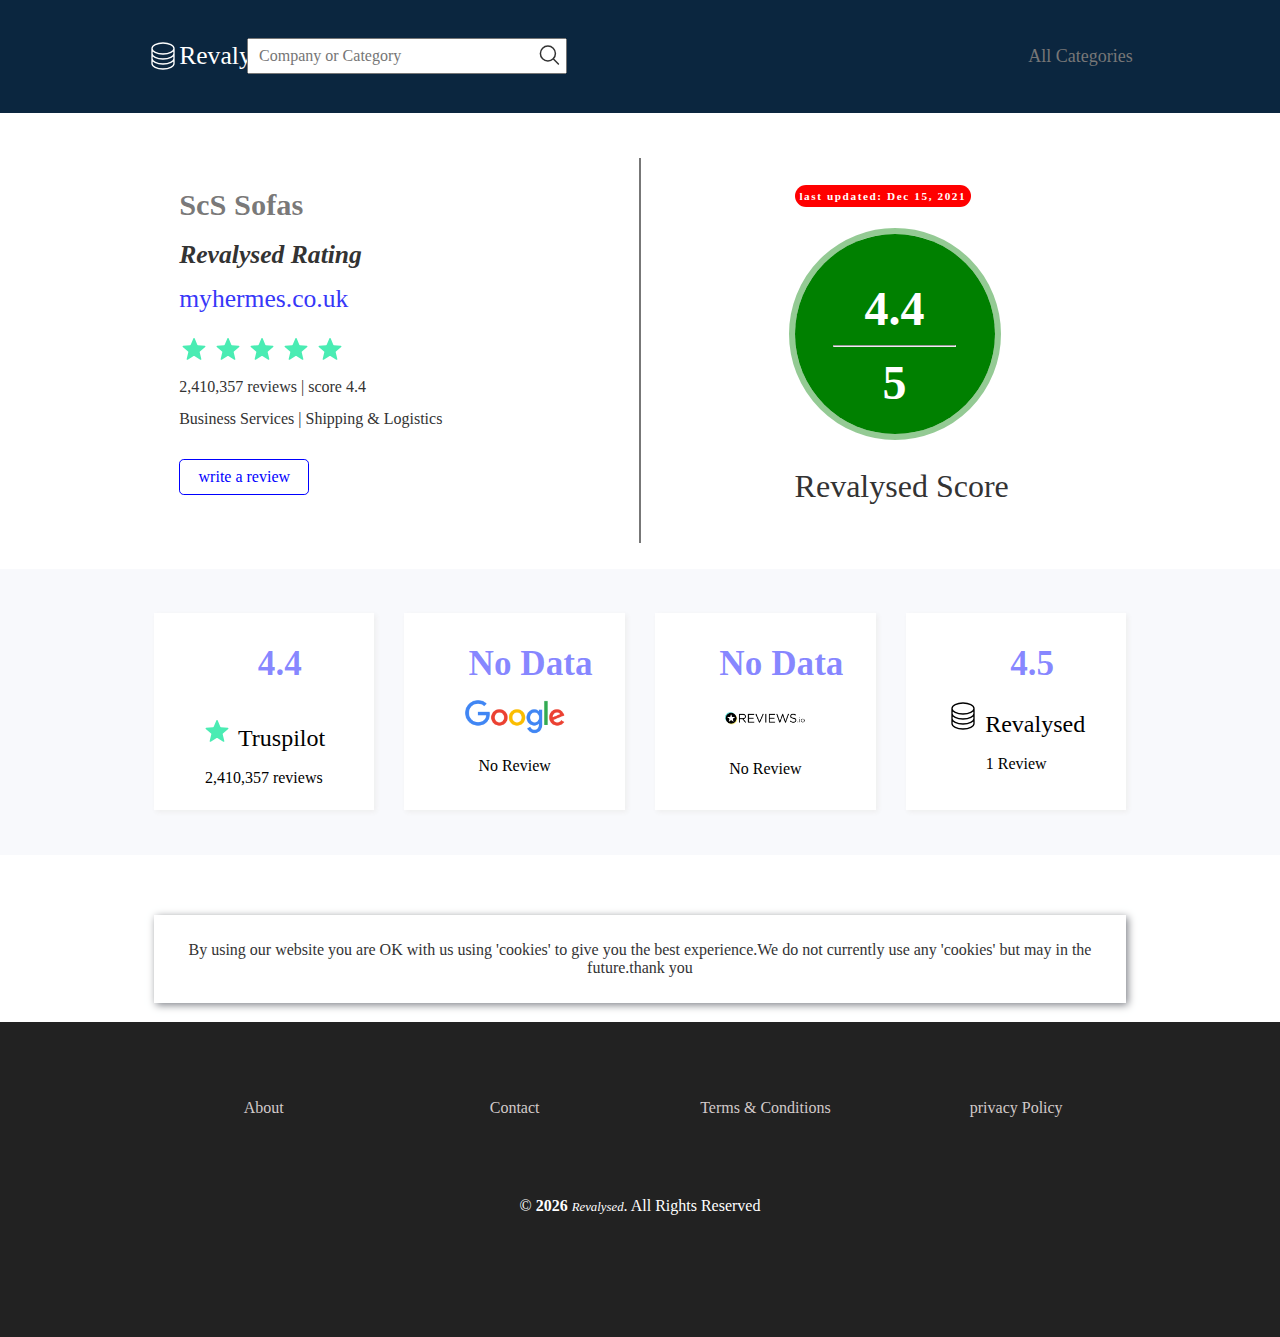
<file: scs-sofas.html>
<!DOCTYPE html>
<html lang="en">
<head>
  <meta charset="UTF-8">
  <meta http-equiv="X-UA-Compatible" content="IE=edge">
  <meta name="viewport" content="width=device-width, initial-scale=1.0">
  <title>Revalysed-All companies</title>
  <link rel="stylesheet" href="style.css">
  <link rel="stylesheet" href="Reuseable.css">
  <link rel="stylesheet" href="all-category.css">
  <link rel="stylesheet" href="responsive.css">
</head>
<body>
  <section class="section-one">
    <nav class="nav all-category-nav">
          <div class="nav-items">
            <svg
              xmlns="http://www.w3.org/2000/svg"
              fill="none"
              viewBox="0 0 24 24"
              stroke="currentColor"
              class="logo-icon"
            >
              <path
                strokeLinecap="round"
                strokeLinejoin="round"
                d="M20.25 6.375c0 2.278-3.694 4.125-8.25 4.125S3.75 8.653 3.75 6.375m16.5 0c0-2.278-3.694-4.125-8.25-4.125S3.75 4.097 3.75 6.375m16.5 0v11.25c0 2.278-3.694 4.125-8.25 4.125s-8.25-1.847-8.25-4.125V6.375m16.5 0v3.75m-16.5-3.75v3.75m16.5 0v3.75C20.25 16.153 16.556 18 12 18s-8.25-1.847-8.25-4.125v-3.75m16.5 0c0 2.278-3.694 4.125-8.25 4.125s-8.25-1.847-8.25-4.125"
              />
            </svg>
            <a href="index.html">Revalysed</a>
          </div>
          <form class="all-categories-form" action="#">
            <input class="all-categories-search" type="search" placeholder="Company or Category">
            <button class="btn-all-categories"><svg xmlns="http://www.w3.org/2000/svg" fill="none"
              viewBox="0 0 24 24" stroke-width="1.5" stroke="currentColor" class="all-categories-search">
            <path stroke-linecap="round" stroke-linejoin="round"
             d="M21 21l-5.197-5.197m0 0A7.5 7.5 0 105.196 5.196a7.5 7.5 0 0010.607 10.607z" />
           </svg>
          </button>
          </form>
          <div class="nav-items all-category-nav-items">
          <a class="nav-content" href="#">All Categories</a>
          </div>
          <button class=" btn-mobile-nav">
           <svg xmlns="http://www.w3.org/2000/svg" fill="none"
           viewBox="0 0 24 24" stroke-width="1.5" stroke="currentColor" class="mobile-icon menu-outline">
            <path stroke-linecap="round" stroke-linejoin="round"
             d="M3.75 6.75h16.5M3.75 12h16.5m-16.5 5.25h16.5" />
              </svg>

              <svg xmlns="http://www.w3.org/2000/svg" fill="none" 
              viewBox="0 0 24 24" stroke-width="1.5" stroke="currentColor" class="mobile-icon close-outline">
             <path stroke-linecap="round" stroke-linejoin="round" d="M6 18L18 6M6 6l12 12" />
             </svg>
          </button> 
        </nav>
  </section>
  <main>
    <div class="main-content grid grid--2-col">
      <div class="review first-review-content">
          <div href="Reviews.html" class="recent-review-content">
            <strong>ScS Sofas</strong>
            <p><em>Revalysed Rating</em></p>
            <a href="#">myhermes.co.uk</a>
            <div class="rate">
              <svg
                xmlns="http://www.w3.org/2000/svg"
                fill="none"
                viewBox="0 0 24 24"
                stroke="currentColor"
                class="rating-icons"
              >
                <path
                  strokeLinecap="round"
                  strokeLinejoin="round"
                  d="M11.48 3.499a.562.562 0 011.04 0l2.125 5.111a.563.563 0 00.475.345l5.518.442c.499.04.701.663.321.988l-4.204 3.602a.563.563 0 00-.182.557l1.285 5.385a.562.562 0 01-.84.61l-4.725-2.885a.563.563 0 00-.586 0L6.982 20.54a.562.562 0 01-.84-.61l1.285-5.386a.562.562 0 00-.182-.557l-4.204-3.602a.563.563 0 01.321-.988l5.518-.442a.563.563 0 00.475-.345L11.48 3.5z"
                />
              </svg>

              <svg
                xmlns="http://www.w3.org/2000/svg"
                fill="none"
                viewBox="0 0 24 24"
                stroke="currentColor"
                class="rating-icons"
              >
                <path
                  strokeLinecap="round"
                  strokeLinejoin="round"
                  d="M11.48 3.499a.562.562 0 011.04 0l2.125 5.111a.563.563 0 00.475.345l5.518.442c.499.04.701.663.321.988l-4.204 3.602a.563.563 0 00-.182.557l1.285 5.385a.562.562 0 01-.84.61l-4.725-2.885a.563.563 0 00-.586 0L6.982 20.54a.562.562 0 01-.84-.61l1.285-5.386a.562.562 0 00-.182-.557l-4.204-3.602a.563.563 0 01.321-.988l5.518-.442a.563.563 0 00.475-.345L11.48 3.5z"
                />
              </svg>

              <svg
                xmlns="http://www.w3.org/2000/svg"
                fill="none"
                viewBox="0 0 24 24"
                stroke="currentColor"
                class="rating-icons"
              >
                <path
                  strokeLinecap="round"
                  strokeLinejoin="round"
                  d="M11.48 3.499a.562.562 0 011.04 0l2.125 5.111a.563.563 0 00.475.345l5.518.442c.499.04.701.663.321.988l-4.204 3.602a.563.563 0 00-.182.557l1.285 5.385a.562.562 0 01-.84.61l-4.725-2.885a.563.563 0 00-.586 0L6.982 20.54a.562.562 0 01-.84-.61l1.285-5.386a.562.562 0 00-.182-.557l-4.204-3.602a.563.563 0 01.321-.988l5.518-.442a.563.563 0 00.475-.345L11.48 3.5z"
                />
              </svg>

              <svg
                xmlns="http://www.w3.org/2000/svg"
                fill="none"
                viewBox="0 0 24 24"
                stroke="currentColor"
                class="rating-icons"
              >
                <path
                  strokeLinecap="round"
                  strokeLinejoin="round"
                  d="M11.48 3.499a.562.562 0 011.04 0l2.125 5.111a.563.563 0 00.475.345l5.518.442c.499.04.701.663.321.988l-4.204 3.602a.563.563 0 00-.182.557l1.285 5.385a.562.562 0 01-.84.61l-4.725-2.885a.563.563 0 00-.586 0L6.982 20.54a.562.562 0 01-.84-.61l1.285-5.386a.562.562 0 00-.182-.557l-4.204-3.602a.563.563 0 01.321-.988l5.518-.442a.563.563 0 00.475-.345L11.48 3.5z"
                />
              </svg>

              <svg
                xmlns="http://www.w3.org/2000/svg"
                fill="none"
                viewBox="0 0 24 24"
                stroke="currentColor"
                class="rating-icons"
              >
                <path
                  strokeLinecap="round"
                  strokeLinejoin="round"
                  d="M11.48 3.499a.562.562 0 011.04 0l2.125 5.111a.563.563 0 00.475.345l5.518.442c.499.04.701.663.321.988l-4.204 3.602a.563.563 0 00-.182.557l1.285 5.385a.562.562 0 01-.84.61l-4.725-2.885a.563.563 0 00-.586 0L6.982 20.54a.562.562 0 01-.84-.61l1.285-5.386a.562.562 0 00-.182-.557l-4.204-3.602a.563.563 0 01.321-.988l5.518-.442a.563.563 0 00.475-.345L11.48 3.5z"
                />
              </svg>
            </div>
            <p>2,410,357 reviews &VerticalLine; score 4.4</p>
            <p>Business Services &VerticalLine; Shipping & Logistics</p>
            <button class="btn-review">write a review</button>
          </div>
      </div>
      
      <div class="review second-review-content">
            <div href="Reviews.html" class="recent-review-content">
            <strong class="last-update" >last  updated: Dec 15, 2021</strong>
            <div class="rate-circle">
              <b>4.4</b>
              <hr>
              <b>5</b>
            </div>
            <p class="score">Revalysed Score</p>
          </div>
      </div>
    </div>

    <section class="review-data section-two">
      <div class="review-data-content grid grid--4-col">
        <div class="data">
          <h1 class="section-header">4.4</h1>
          <p>
                <svg
                xmlns="http://www.w3.org/2000/svg"
                fill="none"
                viewBox="0 0 24 24"
                stroke="currentColor"
                class="rating-icons"
              >
                <path
                  strokeLinecap="round"
                  strokeLinejoin="round"
                  d="M11.48 3.499a.562.562 0 011.04 0l2.125 5.111a.563.563 0 00.475.345l5.518.442c.499.04.701.663.321.988l-4.204 3.602a.563.563 0 00-.182.557l1.285 5.385a.562.562 0 01-.84.61l-4.725-2.885a.563.563 0 00-.586 0L6.982 20.54a.562.562 0 01-.84-.61l1.285-5.386a.562.562 0 00-.182-.557l-4.204-3.602a.563.563 0 01.321-.988l5.518-.442a.563.563 0 00.475-.345L11.48 3.5z"
                />
              </svg>
              Truspilot
          </p>
           <p>2,410,357 reviews</p>
        </div>
        <div class="data">
          <h1 class="section-header">No Data</h1>
          <p>
            <img src="images/google.png" alt="google logo">
          </p>
          <p>No Review</p>
        </div>
        <div class="data">
          <h1 class="section-header">No Data</h1>
          <p>
            <img src="images/review.png" alt="review">
          </p>
          <p>No Review</p>
        </div>
        <div class="data">
          <h1 class="section-header">4.5</h1>
          <p>
              <svg
              xmlns="http://www.w3.org/2000/svg"
              fill="none"
              viewBox="0 0 24 24"
              stroke="currentColor"
              class="logo-icon"
            >
              <path
                strokeLinecap="round"
                strokeLinejoin="round"
                d="M20.25 6.375c0 2.278-3.694 4.125-8.25 4.125S3.75 8.653 3.75 6.375m16.5 0c0-2.278-3.694-4.125-8.25-4.125S3.75 4.097 3.75 6.375m16.5 0v11.25c0 2.278-3.694 4.125-8.25 4.125s-8.25-1.847-8.25-4.125V6.375m16.5 0v3.75m-16.5-3.75v3.75m16.5 0v3.75C20.25 16.153 16.556 18 12 18s-8.25-1.847-8.25-4.125v-3.75m16.5 0c0 2.278-3.694 4.125-8.25 4.125s-8.25-1.847-8.25-4.125"
              />
            </svg>
            Revalysed
          </p>
          <p>1 Review</p>
        </div>
      </div>
    </section>
  </main>

  <section class="section-four">
      <div class="grid grid--1-col section-four-content">
       <p>  By using our website you are OK with us using 'cookies'
         to give you the best experience.We  do not currently use any  'cookies'
         but may in the future.thank you
        </p>
      </div>
    </section>

      <!-- //////////////////////////////// -->
    <!--////// FOOTER////// -->
    <!-- //////////////////////////////// -->
    <footer class="footer">
      <div class="footer-container grid grid--4-col">
        <div class="footer-links">About</div>
        <div class="footer-links">Contact</div>
        <div class="footer-links">Terms & Conditions</div>
        <div class="footer-links">privacy Policy</div>
      </div>
      <p>&copy; <strong class="year">2021</strong> <em class="footer-em">Revalysed</em>. All Rights Reserved</p>
    </footer>


    <script src="style.js"></script>

</body>
</html>
</file>
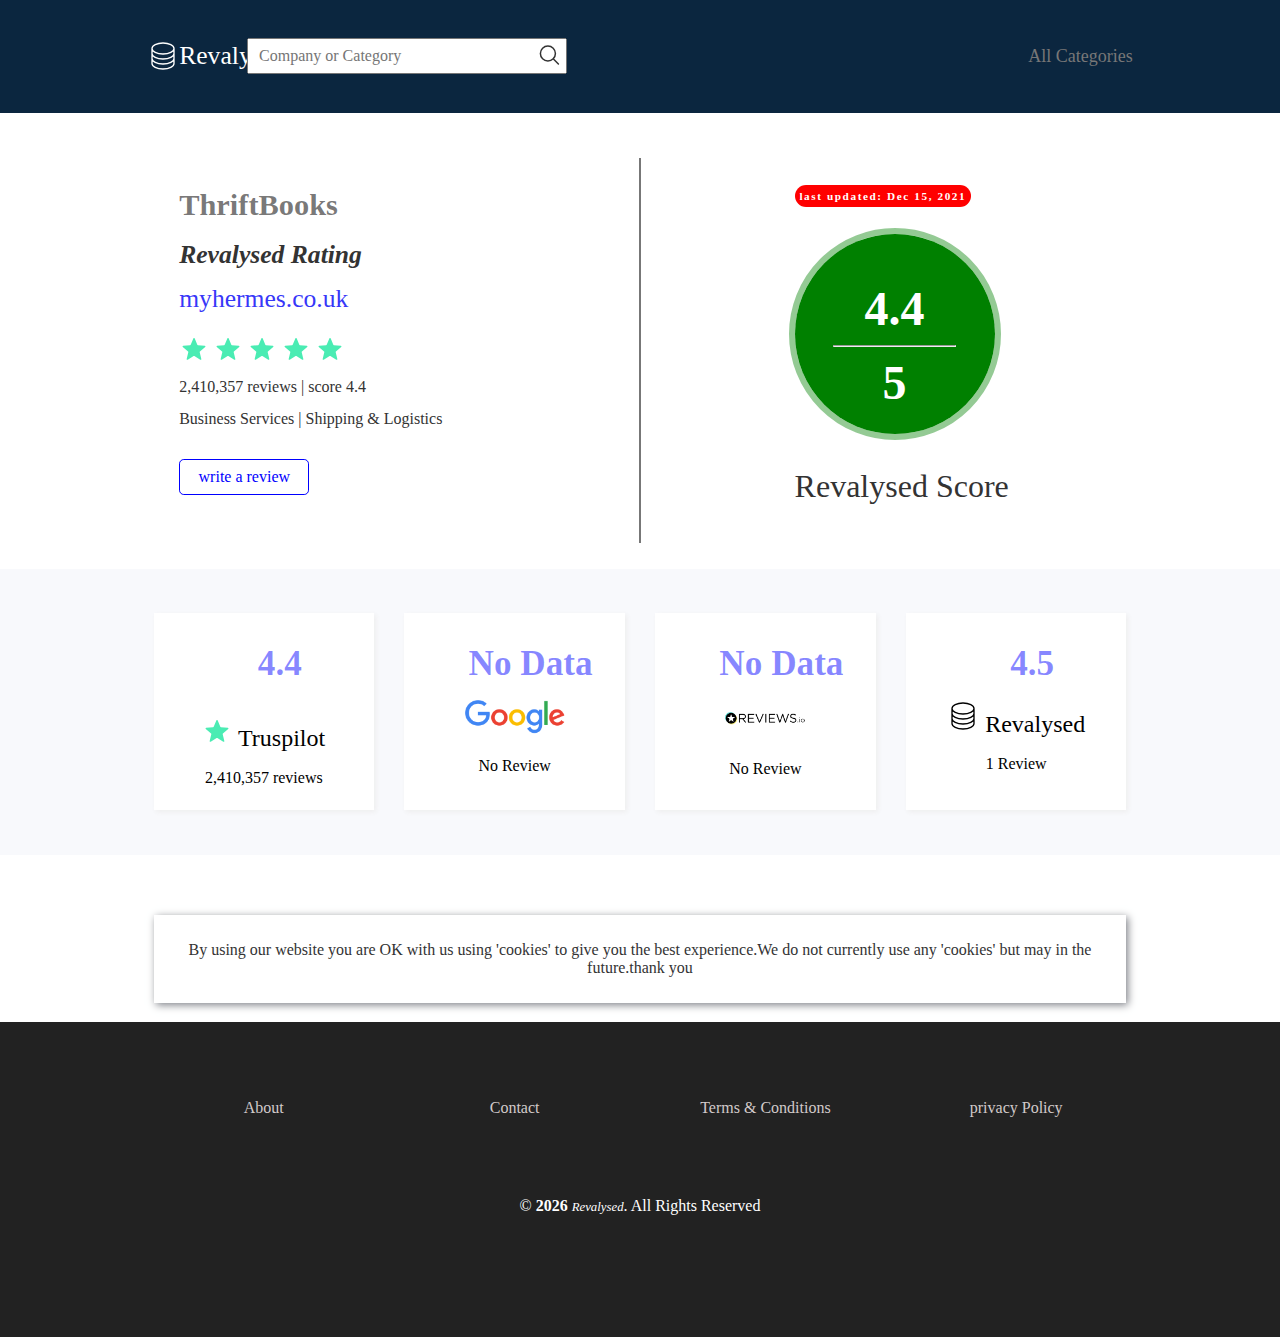
<file: thriftbooks.html>
<!DOCTYPE html>
<html lang="en">
<head>
  <meta charset="UTF-8">
  <meta http-equiv="X-UA-Compatible" content="IE=edge">
  <meta name="viewport" content="width=device-width, initial-scale=1.0">
  <title>Revalysed-All companies</title>
  <link rel="stylesheet" href="style.css">
  <link rel="stylesheet" href="Reuseable.css">
  <link rel="stylesheet" href="all-category.css">
  <link rel="stylesheet" href="responsive.css">
</head>
<body>
  <section class="section-one">
    <nav class="nav all-category-nav">
          <div class="nav-items">
            <svg
              xmlns="http://www.w3.org/2000/svg"
              fill="none"
              viewBox="0 0 24 24"
              stroke="currentColor"
              class="logo-icon"
            >
              <path
                strokeLinecap="round"
                strokeLinejoin="round"
                d="M20.25 6.375c0 2.278-3.694 4.125-8.25 4.125S3.75 8.653 3.75 6.375m16.5 0c0-2.278-3.694-4.125-8.25-4.125S3.75 4.097 3.75 6.375m16.5 0v11.25c0 2.278-3.694 4.125-8.25 4.125s-8.25-1.847-8.25-4.125V6.375m16.5 0v3.75m-16.5-3.75v3.75m16.5 0v3.75C20.25 16.153 16.556 18 12 18s-8.25-1.847-8.25-4.125v-3.75m16.5 0c0 2.278-3.694 4.125-8.25 4.125s-8.25-1.847-8.25-4.125"
              />
            </svg>
            <a href="index.html">Revalysed</a>
          </div>
          <form class="all-categories-form" action="#">
            <input class="all-categories-search" type="search" placeholder="Company or Category">
            <button class="btn-all-categories"><svg xmlns="http://www.w3.org/2000/svg" fill="none"
              viewBox="0 0 24 24" stroke-width="1.5" stroke="currentColor" class="all-categories-search">
            <path stroke-linecap="round" stroke-linejoin="round"
             d="M21 21l-5.197-5.197m0 0A7.5 7.5 0 105.196 5.196a7.5 7.5 0 0010.607 10.607z" />
           </svg>
          </button>
          </form>
          <div class="nav-items all-category-nav-items">
          <a class="nav-content" href="#">All Categories</a>
          </div>
          <button class=" btn-mobile-nav">
           <svg xmlns="http://www.w3.org/2000/svg" fill="none"
           viewBox="0 0 24 24" stroke-width="1.5" stroke="currentColor" class="mobile-icon menu-outline">
            <path stroke-linecap="round" stroke-linejoin="round"
             d="M3.75 6.75h16.5M3.75 12h16.5m-16.5 5.25h16.5" />
              </svg>

              <svg xmlns="http://www.w3.org/2000/svg" fill="none" 
              viewBox="0 0 24 24" stroke-width="1.5" stroke="currentColor" class="mobile-icon close-outline">
             <path stroke-linecap="round" stroke-linejoin="round" d="M6 18L18 6M6 6l12 12" />
             </svg>
          </button> 
        </nav>
  </section>
  <main>
    <div class="main-content grid grid--2-col">
      <div class="review first-review-content">
          <div href="Reviews.html" class="recent-review-content">
            <strong>ThriftBooks</strong>
            <p><em>Revalysed Rating</em></p>
            <a href="#">myhermes.co.uk</a>
            <div class="rate">
              <svg
                xmlns="http://www.w3.org/2000/svg"
                fill="none"
                viewBox="0 0 24 24"
                stroke="currentColor"
                class="rating-icons"
              >
                <path
                  strokeLinecap="round"
                  strokeLinejoin="round"
                  d="M11.48 3.499a.562.562 0 011.04 0l2.125 5.111a.563.563 0 00.475.345l5.518.442c.499.04.701.663.321.988l-4.204 3.602a.563.563 0 00-.182.557l1.285 5.385a.562.562 0 01-.84.61l-4.725-2.885a.563.563 0 00-.586 0L6.982 20.54a.562.562 0 01-.84-.61l1.285-5.386a.562.562 0 00-.182-.557l-4.204-3.602a.563.563 0 01.321-.988l5.518-.442a.563.563 0 00.475-.345L11.48 3.5z"
                />
              </svg>

              <svg
                xmlns="http://www.w3.org/2000/svg"
                fill="none"
                viewBox="0 0 24 24"
                stroke="currentColor"
                class="rating-icons"
              >
                <path
                  strokeLinecap="round"
                  strokeLinejoin="round"
                  d="M11.48 3.499a.562.562 0 011.04 0l2.125 5.111a.563.563 0 00.475.345l5.518.442c.499.04.701.663.321.988l-4.204 3.602a.563.563 0 00-.182.557l1.285 5.385a.562.562 0 01-.84.61l-4.725-2.885a.563.563 0 00-.586 0L6.982 20.54a.562.562 0 01-.84-.61l1.285-5.386a.562.562 0 00-.182-.557l-4.204-3.602a.563.563 0 01.321-.988l5.518-.442a.563.563 0 00.475-.345L11.48 3.5z"
                />
              </svg>

              <svg
                xmlns="http://www.w3.org/2000/svg"
                fill="none"
                viewBox="0 0 24 24"
                stroke="currentColor"
                class="rating-icons"
              >
                <path
                  strokeLinecap="round"
                  strokeLinejoin="round"
                  d="M11.48 3.499a.562.562 0 011.04 0l2.125 5.111a.563.563 0 00.475.345l5.518.442c.499.04.701.663.321.988l-4.204 3.602a.563.563 0 00-.182.557l1.285 5.385a.562.562 0 01-.84.61l-4.725-2.885a.563.563 0 00-.586 0L6.982 20.54a.562.562 0 01-.84-.61l1.285-5.386a.562.562 0 00-.182-.557l-4.204-3.602a.563.563 0 01.321-.988l5.518-.442a.563.563 0 00.475-.345L11.48 3.5z"
                />
              </svg>

              <svg
                xmlns="http://www.w3.org/2000/svg"
                fill="none"
                viewBox="0 0 24 24"
                stroke="currentColor"
                class="rating-icons"
              >
                <path
                  strokeLinecap="round"
                  strokeLinejoin="round"
                  d="M11.48 3.499a.562.562 0 011.04 0l2.125 5.111a.563.563 0 00.475.345l5.518.442c.499.04.701.663.321.988l-4.204 3.602a.563.563 0 00-.182.557l1.285 5.385a.562.562 0 01-.84.61l-4.725-2.885a.563.563 0 00-.586 0L6.982 20.54a.562.562 0 01-.84-.61l1.285-5.386a.562.562 0 00-.182-.557l-4.204-3.602a.563.563 0 01.321-.988l5.518-.442a.563.563 0 00.475-.345L11.48 3.5z"
                />
              </svg>

              <svg
                xmlns="http://www.w3.org/2000/svg"
                fill="none"
                viewBox="0 0 24 24"
                stroke="currentColor"
                class="rating-icons"
              >
                <path
                  strokeLinecap="round"
                  strokeLinejoin="round"
                  d="M11.48 3.499a.562.562 0 011.04 0l2.125 5.111a.563.563 0 00.475.345l5.518.442c.499.04.701.663.321.988l-4.204 3.602a.563.563 0 00-.182.557l1.285 5.385a.562.562 0 01-.84.61l-4.725-2.885a.563.563 0 00-.586 0L6.982 20.54a.562.562 0 01-.84-.61l1.285-5.386a.562.562 0 00-.182-.557l-4.204-3.602a.563.563 0 01.321-.988l5.518-.442a.563.563 0 00.475-.345L11.48 3.5z"
                />
              </svg>
            </div>
            <p>2,410,357 reviews &VerticalLine; score 4.4</p>
            <p>Business Services &VerticalLine; Shipping & Logistics</p>
            <button class="btn-review">write a review</button>
          </div>
      </div>
      
      <div class="review second-review-content">
            <div href="Reviews.html" class="recent-review-content">
            <strong class="last-update" >last  updated: Dec 15, 2021</strong>
            <div class="rate-circle">
              <b>4.4</b>
              <hr>
              <b>5</b>
            </div>
            <p class="score">Revalysed Score</p>
          </div>
      </div>
    </div>

    <section class="review-data section-two">
      <div class="review-data-content grid grid--4-col">
        <div class="data">
          <h1 class="section-header">4.4</h1>
          <p>
                <svg
                xmlns="http://www.w3.org/2000/svg"
                fill="none"
                viewBox="0 0 24 24"
                stroke="currentColor"
                class="rating-icons"
              >
                <path
                  strokeLinecap="round"
                  strokeLinejoin="round"
                  d="M11.48 3.499a.562.562 0 011.04 0l2.125 5.111a.563.563 0 00.475.345l5.518.442c.499.04.701.663.321.988l-4.204 3.602a.563.563 0 00-.182.557l1.285 5.385a.562.562 0 01-.84.61l-4.725-2.885a.563.563 0 00-.586 0L6.982 20.54a.562.562 0 01-.84-.61l1.285-5.386a.562.562 0 00-.182-.557l-4.204-3.602a.563.563 0 01.321-.988l5.518-.442a.563.563 0 00.475-.345L11.48 3.5z"
                />
              </svg>
              Truspilot
          </p>
           <p>2,410,357 reviews</p>
        </div>
        <div class="data">
          <h1 class="section-header">No Data</h1>
          <p>
            <img src="images/google.png" alt="google logo">
          </p>
          <p>No Review</p>
        </div>
        <div class="data">
          <h1 class="section-header">No Data</h1>
          <p>
            <img src="images/review.png" alt="review">
          </p>
          <p>No Review</p>
        </div>
        <div class="data">
          <h1 class="section-header">4.5</h1>
          <p>
              <svg
              xmlns="http://www.w3.org/2000/svg"
              fill="none"
              viewBox="0 0 24 24"
              stroke="currentColor"
              class="logo-icon"
            >
              <path
                strokeLinecap="round"
                strokeLinejoin="round"
                d="M20.25 6.375c0 2.278-3.694 4.125-8.25 4.125S3.75 8.653 3.75 6.375m16.5 0c0-2.278-3.694-4.125-8.25-4.125S3.75 4.097 3.75 6.375m16.5 0v11.25c0 2.278-3.694 4.125-8.25 4.125s-8.25-1.847-8.25-4.125V6.375m16.5 0v3.75m-16.5-3.75v3.75m16.5 0v3.75C20.25 16.153 16.556 18 12 18s-8.25-1.847-8.25-4.125v-3.75m16.5 0c0 2.278-3.694 4.125-8.25 4.125s-8.25-1.847-8.25-4.125"
              />
            </svg>
            Revalysed
          </p>
          <p>1 Review</p>
        </div>
      </div>
    </section>
  </main>

  <section class="section-four">
      <div class="grid grid--1-col section-four-content">
       <p>  By using our website you are OK with us using 'cookies'
         to give you the best experience.We  do not currently use any  'cookies'
         but may in the future.thank you
        </p>
      </div>
    </section>

      <!-- //////////////////////////////// -->
    <!--////// FOOTER////// -->
    <!-- //////////////////////////////// -->
    <footer class="footer">
      <div class="footer-container grid grid--4-col">
        <div class="footer-links">About</div>
        <div class="footer-links">Contact</div>
        <div class="footer-links">Terms & Conditions</div>
        <div class="footer-links">privacy Policy</div>
      </div>
      <p>&copy; <strong class="year">2021</strong> <em class="footer-em">Revalysed</em>. All Rights Reserved</p>
    </footer>


    <script src="style.js"></script>

</body>
</html>
</file>
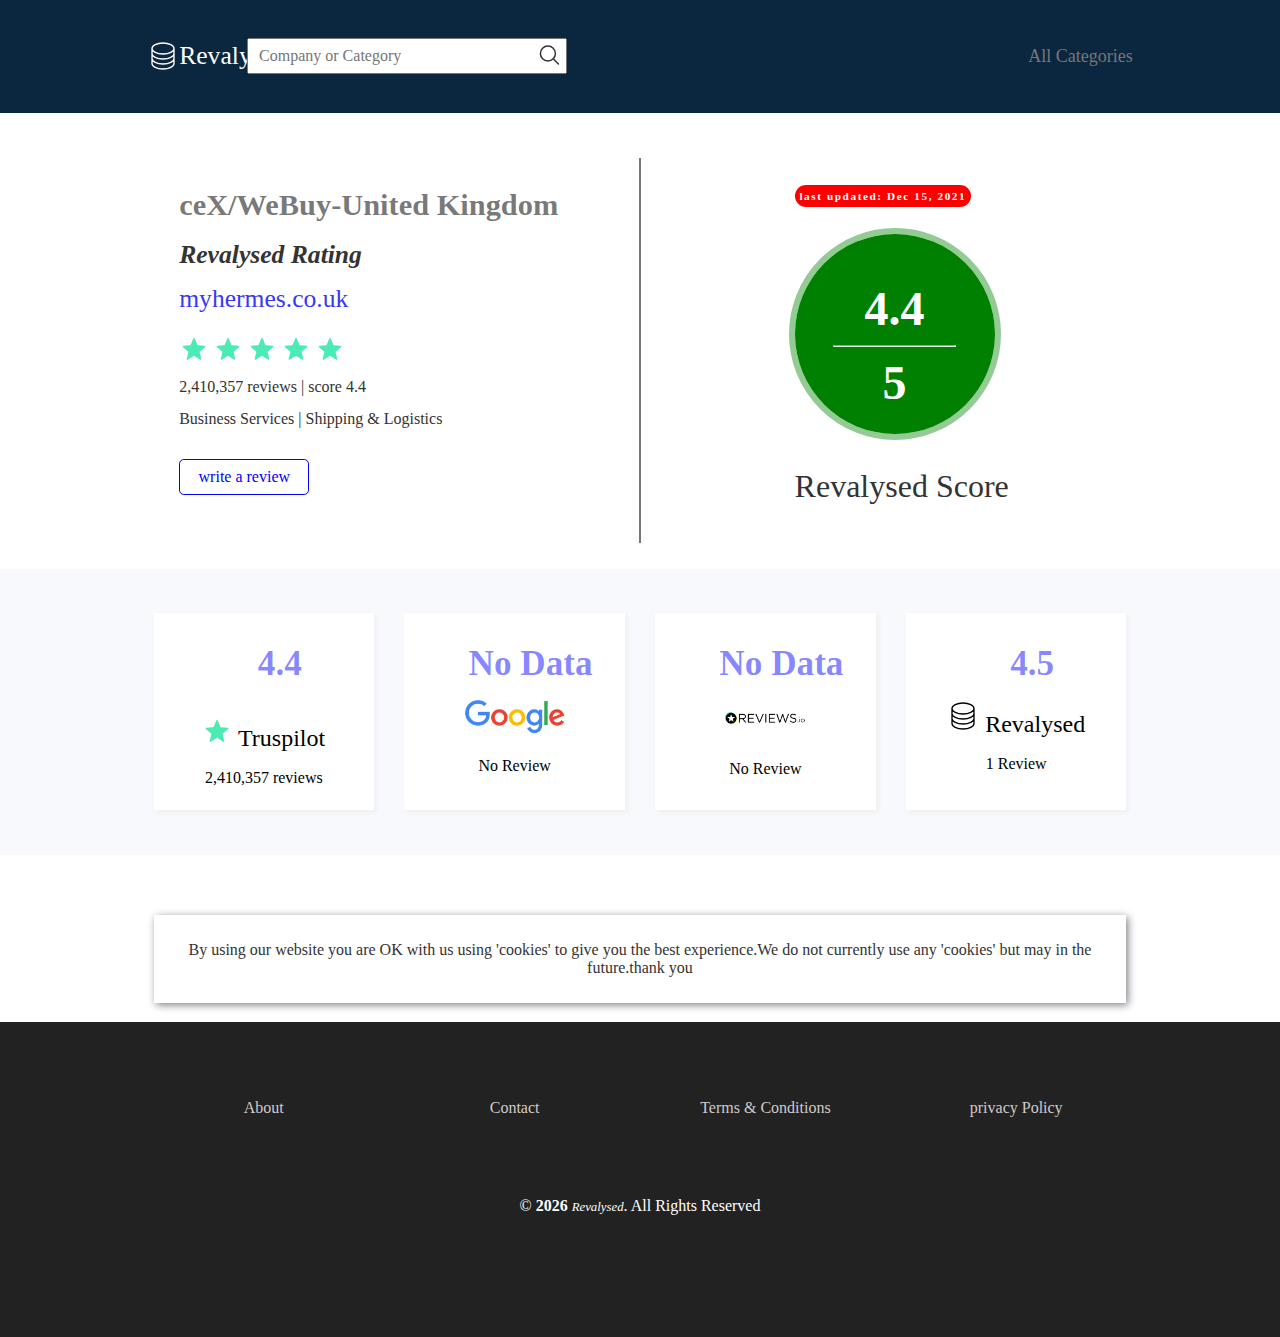
<file: webuy-uk.html>
<!DOCTYPE html>
<html lang="en">
<head>
  <meta charset="UTF-8">
  <meta http-equiv="X-UA-Compatible" content="IE=edge">
  <meta name="viewport" content="width=device-width, initial-scale=1.0">
  <title>Revalysed-All companies</title>
  <link rel="stylesheet" href="style.css">
  <link rel="stylesheet" href="Reuseable.css">
  <link rel="stylesheet" href="all-category.css">
  <link rel="stylesheet" href="responsive.css">
</head>
<body>
  <section class="section-one">
    <nav class="nav all-category-nav">
          <div class="nav-items">
            <svg
              xmlns="http://www.w3.org/2000/svg"
              fill="none"
              viewBox="0 0 24 24"
              stroke="currentColor"
              class="logo-icon"
            >
              <path
                strokeLinecap="round"
                strokeLinejoin="round"
                d="M20.25 6.375c0 2.278-3.694 4.125-8.25 4.125S3.75 8.653 3.75 6.375m16.5 0c0-2.278-3.694-4.125-8.25-4.125S3.75 4.097 3.75 6.375m16.5 0v11.25c0 2.278-3.694 4.125-8.25 4.125s-8.25-1.847-8.25-4.125V6.375m16.5 0v3.75m-16.5-3.75v3.75m16.5 0v3.75C20.25 16.153 16.556 18 12 18s-8.25-1.847-8.25-4.125v-3.75m16.5 0c0 2.278-3.694 4.125-8.25 4.125s-8.25-1.847-8.25-4.125"
              />
            </svg>
            <a href="index.html">Revalysed</a>
          </div>
          <form class="all-categories-form" action="#">
            <input class="all-categories-search" type="search" placeholder="Company or Category">
            <button class="btn-all-categories"><svg xmlns="http://www.w3.org/2000/svg" fill="none"
              viewBox="0 0 24 24" stroke-width="1.5" stroke="currentColor" class="all-categories-search">
            <path stroke-linecap="round" stroke-linejoin="round"
             d="M21 21l-5.197-5.197m0 0A7.5 7.5 0 105.196 5.196a7.5 7.5 0 0010.607 10.607z" />
           </svg>
          </button>
          </form>
          <div class="nav-items all-category-nav-items">
          <a class="nav-content" href="#">All Categories</a>
          </div>
          <button class=" btn-mobile-nav">
           <svg xmlns="http://www.w3.org/2000/svg" fill="none"
           viewBox="0 0 24 24" stroke-width="1.5" stroke="currentColor" class="mobile-icon menu-outline">
            <path stroke-linecap="round" stroke-linejoin="round"
             d="M3.75 6.75h16.5M3.75 12h16.5m-16.5 5.25h16.5" />
              </svg>

              <svg xmlns="http://www.w3.org/2000/svg" fill="none" 
              viewBox="0 0 24 24" stroke-width="1.5" stroke="currentColor" class="mobile-icon close-outline">
             <path stroke-linecap="round" stroke-linejoin="round" d="M6 18L18 6M6 6l12 12" />
             </svg>
          </button> 
        </nav>
  </section>
  <main>
    <div class="main-content grid grid--2-col">
      <div class="review first-review-content">
          <div href="Reviews.html" class="recent-review-content">
            <strong>ceX/WeBuy-United Kingdom</strong>
            <p><em>Revalysed Rating</em></p>
            <a href="#">myhermes.co.uk</a>
            <div class="rate">
              <svg
                xmlns="http://www.w3.org/2000/svg"
                fill="none"
                viewBox="0 0 24 24"
                stroke="currentColor"
                class="rating-icons"
              >
                <path
                  strokeLinecap="round"
                  strokeLinejoin="round"
                  d="M11.48 3.499a.562.562 0 011.04 0l2.125 5.111a.563.563 0 00.475.345l5.518.442c.499.04.701.663.321.988l-4.204 3.602a.563.563 0 00-.182.557l1.285 5.385a.562.562 0 01-.84.61l-4.725-2.885a.563.563 0 00-.586 0L6.982 20.54a.562.562 0 01-.84-.61l1.285-5.386a.562.562 0 00-.182-.557l-4.204-3.602a.563.563 0 01.321-.988l5.518-.442a.563.563 0 00.475-.345L11.48 3.5z"
                />
              </svg>

              <svg
                xmlns="http://www.w3.org/2000/svg"
                fill="none"
                viewBox="0 0 24 24"
                stroke="currentColor"
                class="rating-icons"
              >
                <path
                  strokeLinecap="round"
                  strokeLinejoin="round"
                  d="M11.48 3.499a.562.562 0 011.04 0l2.125 5.111a.563.563 0 00.475.345l5.518.442c.499.04.701.663.321.988l-4.204 3.602a.563.563 0 00-.182.557l1.285 5.385a.562.562 0 01-.84.61l-4.725-2.885a.563.563 0 00-.586 0L6.982 20.54a.562.562 0 01-.84-.61l1.285-5.386a.562.562 0 00-.182-.557l-4.204-3.602a.563.563 0 01.321-.988l5.518-.442a.563.563 0 00.475-.345L11.48 3.5z"
                />
              </svg>

              <svg
                xmlns="http://www.w3.org/2000/svg"
                fill="none"
                viewBox="0 0 24 24"
                stroke="currentColor"
                class="rating-icons"
              >
                <path
                  strokeLinecap="round"
                  strokeLinejoin="round"
                  d="M11.48 3.499a.562.562 0 011.04 0l2.125 5.111a.563.563 0 00.475.345l5.518.442c.499.04.701.663.321.988l-4.204 3.602a.563.563 0 00-.182.557l1.285 5.385a.562.562 0 01-.84.61l-4.725-2.885a.563.563 0 00-.586 0L6.982 20.54a.562.562 0 01-.84-.61l1.285-5.386a.562.562 0 00-.182-.557l-4.204-3.602a.563.563 0 01.321-.988l5.518-.442a.563.563 0 00.475-.345L11.48 3.5z"
                />
              </svg>

              <svg
                xmlns="http://www.w3.org/2000/svg"
                fill="none"
                viewBox="0 0 24 24"
                stroke="currentColor"
                class="rating-icons"
              >
                <path
                  strokeLinecap="round"
                  strokeLinejoin="round"
                  d="M11.48 3.499a.562.562 0 011.04 0l2.125 5.111a.563.563 0 00.475.345l5.518.442c.499.04.701.663.321.988l-4.204 3.602a.563.563 0 00-.182.557l1.285 5.385a.562.562 0 01-.84.61l-4.725-2.885a.563.563 0 00-.586 0L6.982 20.54a.562.562 0 01-.84-.61l1.285-5.386a.562.562 0 00-.182-.557l-4.204-3.602a.563.563 0 01.321-.988l5.518-.442a.563.563 0 00.475-.345L11.48 3.5z"
                />
              </svg>

              <svg
                xmlns="http://www.w3.org/2000/svg"
                fill="none"
                viewBox="0 0 24 24"
                stroke="currentColor"
                class="rating-icons"
              >
                <path
                  strokeLinecap="round"
                  strokeLinejoin="round"
                  d="M11.48 3.499a.562.562 0 011.04 0l2.125 5.111a.563.563 0 00.475.345l5.518.442c.499.04.701.663.321.988l-4.204 3.602a.563.563 0 00-.182.557l1.285 5.385a.562.562 0 01-.84.61l-4.725-2.885a.563.563 0 00-.586 0L6.982 20.54a.562.562 0 01-.84-.61l1.285-5.386a.562.562 0 00-.182-.557l-4.204-3.602a.563.563 0 01.321-.988l5.518-.442a.563.563 0 00.475-.345L11.48 3.5z"
                />
              </svg>
            </div>
            <p>2,410,357 reviews &VerticalLine; score 4.4</p>
            <p>Business Services &VerticalLine; Shipping & Logistics</p>
            <button class="btn-review">write a review</button>
          </div>
      </div>
      
      <div class="review second-review-content">
            <div href="Reviews.html" class="recent-review-content">
            <strong class="last-update" >last  updated: Dec 15, 2021</strong>
            <div class="rate-circle">
              <b>4.4</b>
              <hr>
              <b>5</b>
            </div>
            <p class="score">Revalysed Score</p>
          </div>
      </div>
    </div>

    <section class="review-data section-two">
      <div class="review-data-content grid grid--4-col">
        <div class="data">
          <h1 class="section-header">4.4</h1>
          <p>
                <svg
                xmlns="http://www.w3.org/2000/svg"
                fill="none"
                viewBox="0 0 24 24"
                stroke="currentColor"
                class="rating-icons"
              >
                <path
                  strokeLinecap="round"
                  strokeLinejoin="round"
                  d="M11.48 3.499a.562.562 0 011.04 0l2.125 5.111a.563.563 0 00.475.345l5.518.442c.499.04.701.663.321.988l-4.204 3.602a.563.563 0 00-.182.557l1.285 5.385a.562.562 0 01-.84.61l-4.725-2.885a.563.563 0 00-.586 0L6.982 20.54a.562.562 0 01-.84-.61l1.285-5.386a.562.562 0 00-.182-.557l-4.204-3.602a.563.563 0 01.321-.988l5.518-.442a.563.563 0 00.475-.345L11.48 3.5z"
                />
              </svg>
              Truspilot
          </p>
           <p>2,410,357 reviews</p>
        </div>
        <div class="data">
          <h1 class="section-header">No Data</h1>
          <p>
            <img src="images/google.png" alt="google logo">
          </p>
          <p>No Review</p>
        </div>
        <div class="data">
          <h1 class="section-header">No Data</h1>
          <p>
            <img src="images/review.png" alt="review">
          </p>
          <p>No Review</p>
        </div>
        <div class="data">
          <h1 class="section-header">4.5</h1>
          <p>
              <svg
              xmlns="http://www.w3.org/2000/svg"
              fill="none"
              viewBox="0 0 24 24"
              stroke="currentColor"
              class="logo-icon"
            >
              <path
                strokeLinecap="round"
                strokeLinejoin="round"
                d="M20.25 6.375c0 2.278-3.694 4.125-8.25 4.125S3.75 8.653 3.75 6.375m16.5 0c0-2.278-3.694-4.125-8.25-4.125S3.75 4.097 3.75 6.375m16.5 0v11.25c0 2.278-3.694 4.125-8.25 4.125s-8.25-1.847-8.25-4.125V6.375m16.5 0v3.75m-16.5-3.75v3.75m16.5 0v3.75C20.25 16.153 16.556 18 12 18s-8.25-1.847-8.25-4.125v-3.75m16.5 0c0 2.278-3.694 4.125-8.25 4.125s-8.25-1.847-8.25-4.125"
              />
            </svg>
            Revalysed
          </p>
          <p>1 Review</p>
        </div>
      </div>
    </section>
  </main>

  <section class="section-four">
      <div class="grid grid--1-col section-four-content">
       <p>  By using our website you are OK with us using 'cookies'
         to give you the best experience.We  do not currently use any  'cookies'
         but may in the future.thank you
        </p>
      </div>
    </section>

      <!-- //////////////////////////////// -->
    <!--////// FOOTER////// -->
    <!-- //////////////////////////////// -->
    <footer class="footer">
      <div class="footer-container grid grid--4-col">
        <div class="footer-links">About</div>
        <div class="footer-links">Contact</div>
        <div class="footer-links">Terms & Conditions</div>
        <div class="footer-links">privacy Policy</div>
      </div>
      <p>&copy; <strong class="year">2021</strong> <em class="footer-em">Revalysed</em>. All Rights Reserved</p>
    </footer>


    <script src="style.js"></script>

</body>
</html>
</file>
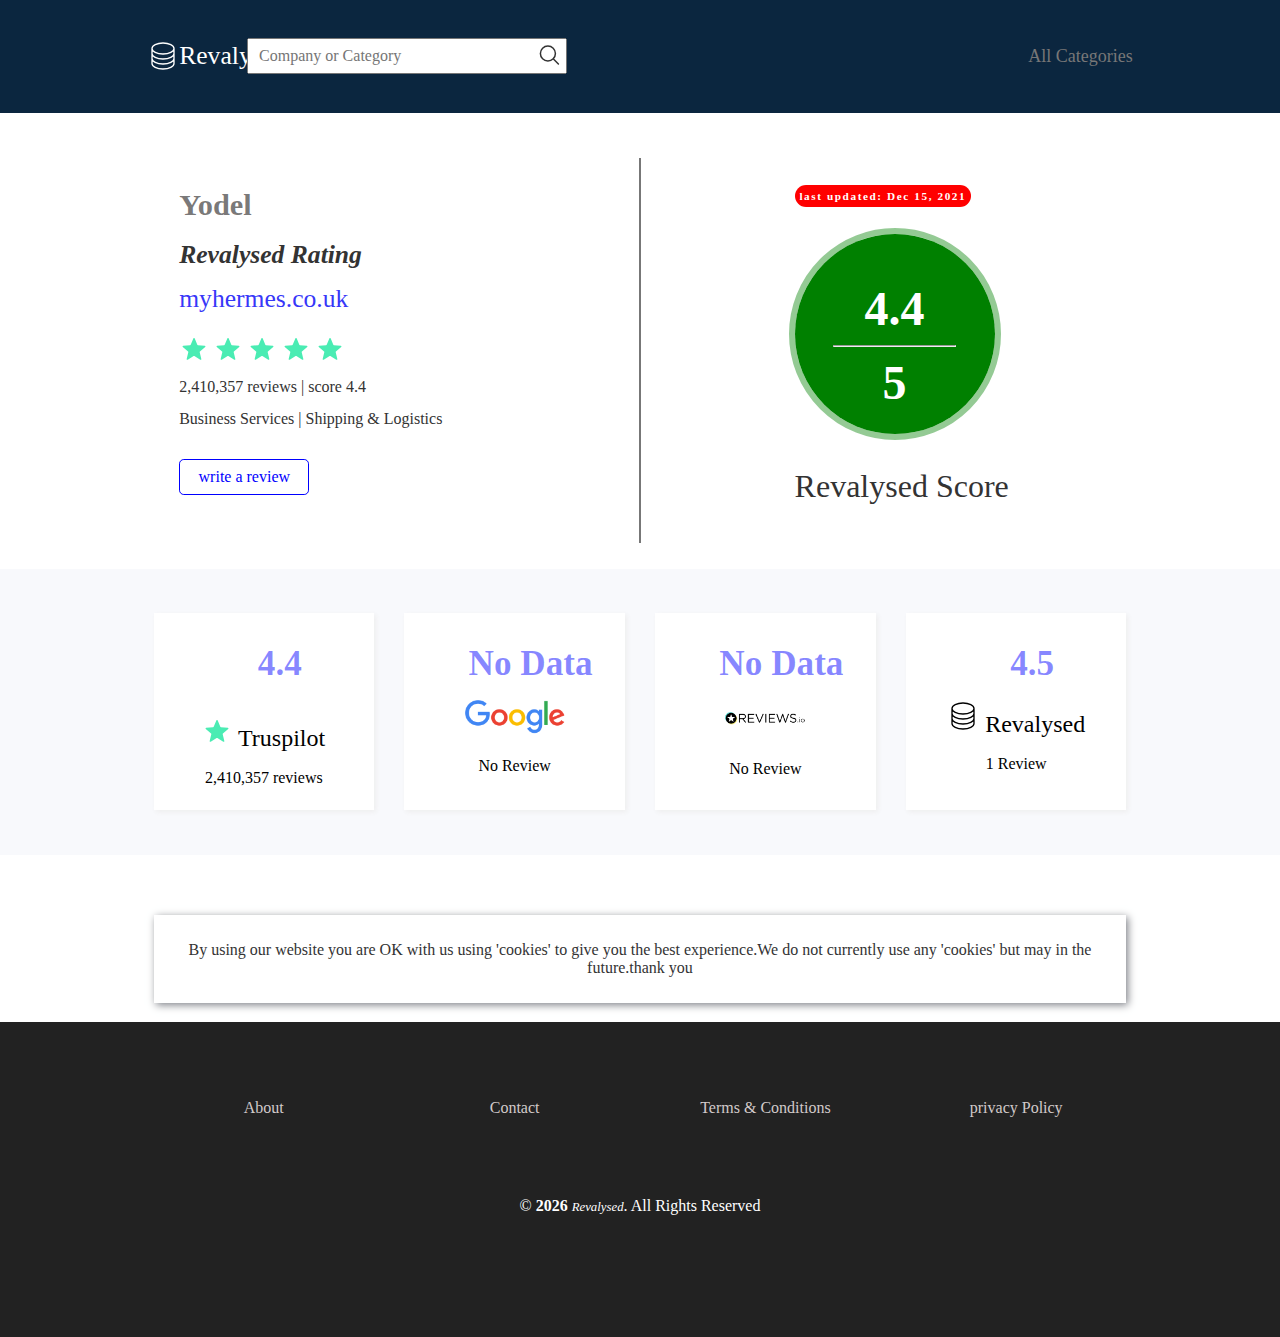
<file: yodel.html>
<!DOCTYPE html>
<html lang="en">
<head>
  <meta charset="UTF-8">
  <meta http-equiv="X-UA-Compatible" content="IE=edge">
  <meta name="viewport" content="width=device-width, initial-scale=1.0">
  <title>Revalysed-All companies</title>
  <link rel="stylesheet" href="style.css">
  <link rel="stylesheet" href="Reuseable.css">
  <link rel="stylesheet" href="all-category.css">
  <link rel="stylesheet" href="responsive.css">
</head>
<body>
  <section class="section-one">
    <nav class="nav all-category-nav">
          <div class="nav-items">
            <svg
              xmlns="http://www.w3.org/2000/svg"
              fill="none"
              viewBox="0 0 24 24"
              stroke="currentColor"
              class="logo-icon"
            >
              <path
                strokeLinecap="round"
                strokeLinejoin="round"
                d="M20.25 6.375c0 2.278-3.694 4.125-8.25 4.125S3.75 8.653 3.75 6.375m16.5 0c0-2.278-3.694-4.125-8.25-4.125S3.75 4.097 3.75 6.375m16.5 0v11.25c0 2.278-3.694 4.125-8.25 4.125s-8.25-1.847-8.25-4.125V6.375m16.5 0v3.75m-16.5-3.75v3.75m16.5 0v3.75C20.25 16.153 16.556 18 12 18s-8.25-1.847-8.25-4.125v-3.75m16.5 0c0 2.278-3.694 4.125-8.25 4.125s-8.25-1.847-8.25-4.125"
              />
            </svg>
            <a href="index.html">Revalysed</a>
          </div>
          <form class="all-categories-form" action="#">
            <input class="all-categories-search" type="search" placeholder="Company or Category">
            <button class="btn-all-categories"><svg xmlns="http://www.w3.org/2000/svg" fill="none"
              viewBox="0 0 24 24" stroke-width="1.5" stroke="currentColor" class="all-categories-search">
            <path stroke-linecap="round" stroke-linejoin="round"
             d="M21 21l-5.197-5.197m0 0A7.5 7.5 0 105.196 5.196a7.5 7.5 0 0010.607 10.607z" />
           </svg>
          </button>
          </form>
          <div class="nav-items all-category-nav-items">
          <a class="nav-content" href="#">All Categories</a>
          </div>
          <button class=" btn-mobile-nav">
           <svg xmlns="http://www.w3.org/2000/svg" fill="none"
           viewBox="0 0 24 24" stroke-width="1.5" stroke="currentColor" class="mobile-icon menu-outline">
            <path stroke-linecap="round" stroke-linejoin="round"
             d="M3.75 6.75h16.5M3.75 12h16.5m-16.5 5.25h16.5" />
              </svg>

              <svg xmlns="http://www.w3.org/2000/svg" fill="none" 
              viewBox="0 0 24 24" stroke-width="1.5" stroke="currentColor" class="mobile-icon close-outline">
             <path stroke-linecap="round" stroke-linejoin="round" d="M6 18L18 6M6 6l12 12" />
             </svg>
          </button> 
        </nav>
  </section>
  <main>
    <div class="main-content grid grid--2-col">
      <div class="review first-review-content">
          <div href="Reviews.html" class="recent-review-content">
            <strong>Yodel</strong>
            <p><em>Revalysed Rating</em></p>
            <a href="#">myhermes.co.uk</a>
            <div class="rate">
              <svg
                xmlns="http://www.w3.org/2000/svg"
                fill="none"
                viewBox="0 0 24 24"
                stroke="currentColor"
                class="rating-icons"
              >
                <path
                  strokeLinecap="round"
                  strokeLinejoin="round"
                  d="M11.48 3.499a.562.562 0 011.04 0l2.125 5.111a.563.563 0 00.475.345l5.518.442c.499.04.701.663.321.988l-4.204 3.602a.563.563 0 00-.182.557l1.285 5.385a.562.562 0 01-.84.61l-4.725-2.885a.563.563 0 00-.586 0L6.982 20.54a.562.562 0 01-.84-.61l1.285-5.386a.562.562 0 00-.182-.557l-4.204-3.602a.563.563 0 01.321-.988l5.518-.442a.563.563 0 00.475-.345L11.48 3.5z"
                />
              </svg>

              <svg
                xmlns="http://www.w3.org/2000/svg"
                fill="none"
                viewBox="0 0 24 24"
                stroke="currentColor"
                class="rating-icons"
              >
                <path
                  strokeLinecap="round"
                  strokeLinejoin="round"
                  d="M11.48 3.499a.562.562 0 011.04 0l2.125 5.111a.563.563 0 00.475.345l5.518.442c.499.04.701.663.321.988l-4.204 3.602a.563.563 0 00-.182.557l1.285 5.385a.562.562 0 01-.84.61l-4.725-2.885a.563.563 0 00-.586 0L6.982 20.54a.562.562 0 01-.84-.61l1.285-5.386a.562.562 0 00-.182-.557l-4.204-3.602a.563.563 0 01.321-.988l5.518-.442a.563.563 0 00.475-.345L11.48 3.5z"
                />
              </svg>

              <svg
                xmlns="http://www.w3.org/2000/svg"
                fill="none"
                viewBox="0 0 24 24"
                stroke="currentColor"
                class="rating-icons"
              >
                <path
                  strokeLinecap="round"
                  strokeLinejoin="round"
                  d="M11.48 3.499a.562.562 0 011.04 0l2.125 5.111a.563.563 0 00.475.345l5.518.442c.499.04.701.663.321.988l-4.204 3.602a.563.563 0 00-.182.557l1.285 5.385a.562.562 0 01-.84.61l-4.725-2.885a.563.563 0 00-.586 0L6.982 20.54a.562.562 0 01-.84-.61l1.285-5.386a.562.562 0 00-.182-.557l-4.204-3.602a.563.563 0 01.321-.988l5.518-.442a.563.563 0 00.475-.345L11.48 3.5z"
                />
              </svg>

              <svg
                xmlns="http://www.w3.org/2000/svg"
                fill="none"
                viewBox="0 0 24 24"
                stroke="currentColor"
                class="rating-icons"
              >
                <path
                  strokeLinecap="round"
                  strokeLinejoin="round"
                  d="M11.48 3.499a.562.562 0 011.04 0l2.125 5.111a.563.563 0 00.475.345l5.518.442c.499.04.701.663.321.988l-4.204 3.602a.563.563 0 00-.182.557l1.285 5.385a.562.562 0 01-.84.61l-4.725-2.885a.563.563 0 00-.586 0L6.982 20.54a.562.562 0 01-.84-.61l1.285-5.386a.562.562 0 00-.182-.557l-4.204-3.602a.563.563 0 01.321-.988l5.518-.442a.563.563 0 00.475-.345L11.48 3.5z"
                />
              </svg>

              <svg
                xmlns="http://www.w3.org/2000/svg"
                fill="none"
                viewBox="0 0 24 24"
                stroke="currentColor"
                class="rating-icons"
              >
                <path
                  strokeLinecap="round"
                  strokeLinejoin="round"
                  d="M11.48 3.499a.562.562 0 011.04 0l2.125 5.111a.563.563 0 00.475.345l5.518.442c.499.04.701.663.321.988l-4.204 3.602a.563.563 0 00-.182.557l1.285 5.385a.562.562 0 01-.84.61l-4.725-2.885a.563.563 0 00-.586 0L6.982 20.54a.562.562 0 01-.84-.61l1.285-5.386a.562.562 0 00-.182-.557l-4.204-3.602a.563.563 0 01.321-.988l5.518-.442a.563.563 0 00.475-.345L11.48 3.5z"
                />
              </svg>
            </div>
            <p>2,410,357 reviews &VerticalLine; score 4.4</p>
            <p>Business Services &VerticalLine; Shipping & Logistics</p>
            <button class="btn-review">write a review</button>
          </div>
      </div>
      
      <div class="review second-review-content">
            <div href="Reviews.html" class="recent-review-content">
            <strong class="last-update" >last  updated: Dec 15, 2021</strong>
            <div class="rate-circle">
              <b>4.4</b>
              <hr>
              <b>5</b>
            </div>
            <p class="score">Revalysed Score</p>
          </div>
      </div>
    </div>

    <section class="review-data section-two">
      <div class="review-data-content grid grid--4-col">
        <div class="data">
          <h1 class="section-header">4.4</h1>
          <p>
                <svg
                xmlns="http://www.w3.org/2000/svg"
                fill="none"
                viewBox="0 0 24 24"
                stroke="currentColor"
                class="rating-icons"
              >
                <path
                  strokeLinecap="round"
                  strokeLinejoin="round"
                  d="M11.48 3.499a.562.562 0 011.04 0l2.125 5.111a.563.563 0 00.475.345l5.518.442c.499.04.701.663.321.988l-4.204 3.602a.563.563 0 00-.182.557l1.285 5.385a.562.562 0 01-.84.61l-4.725-2.885a.563.563 0 00-.586 0L6.982 20.54a.562.562 0 01-.84-.61l1.285-5.386a.562.562 0 00-.182-.557l-4.204-3.602a.563.563 0 01.321-.988l5.518-.442a.563.563 0 00.475-.345L11.48 3.5z"
                />
              </svg>
              Truspilot
          </p>
           <p>2,410,357 reviews</p>
        </div>
        <div class="data">
          <h1 class="section-header">No Data</h1>
          <p>
            <img src="images/google.png" alt="google logo">
          </p>
          <p>No Review</p>
        </div>
        <div class="data">
          <h1 class="section-header">No Data</h1>
          <p>
            <img src="images/review.png" alt="review">
          </p>
          <p>No Review</p>
        </div>
        <div class="data">
          <h1 class="section-header">4.5</h1>
          <p>
              <svg
              xmlns="http://www.w3.org/2000/svg"
              fill="none"
              viewBox="0 0 24 24"
              stroke="currentColor"
              class="logo-icon"
            >
              <path
                strokeLinecap="round"
                strokeLinejoin="round"
                d="M20.25 6.375c0 2.278-3.694 4.125-8.25 4.125S3.75 8.653 3.75 6.375m16.5 0c0-2.278-3.694-4.125-8.25-4.125S3.75 4.097 3.75 6.375m16.5 0v11.25c0 2.278-3.694 4.125-8.25 4.125s-8.25-1.847-8.25-4.125V6.375m16.5 0v3.75m-16.5-3.75v3.75m16.5 0v3.75C20.25 16.153 16.556 18 12 18s-8.25-1.847-8.25-4.125v-3.75m16.5 0c0 2.278-3.694 4.125-8.25 4.125s-8.25-1.847-8.25-4.125"
              />
            </svg>
            Revalysed
          </p>
          <p>1 Review</p>
        </div>
      </div>
    </section>
  </main>

  <section class="section-four">
      <div class="grid grid--1-col section-four-content">
       <p>  By using our website you are OK with us using 'cookies'
         to give you the best experience.We  do not currently use any  'cookies'
         but may in the future.thank you
        </p>
      </div>
    </section>

      <!-- //////////////////////////////// -->
    <!--////// FOOTER////// -->
    <!-- //////////////////////////////// -->
    <footer class="footer">
      <div class="footer-container grid grid--4-col">
        <div class="footer-links">About</div>
        <div class="footer-links">Contact</div>
        <div class="footer-links">Terms & Conditions</div>
        <div class="footer-links">privacy Policy</div>
      </div>
      <p>&copy; <strong class="year">2021</strong> <em class="footer-em">Revalysed</em>. All Rights Reserved</p>
    </footer>


    <script src="style.js"></script>

</body>
</html>
</file>
<file: Reuseable.css>
.grid {
  display: grid;
  gap: 1.2rem;
}
.grid--1-col {
  grid-template-columns: 1fr;
  padding: 1.6rem;
}

.grid--2-col {
  grid-template-columns: repeat(2, 1fr);
  padding: 1.6rem;
  row-gap: 1.9rem;
  column-gap: 1.9rem;
}
.grid--4-col {
  grid-template-columns: repeat(4, 1fr);
  padding: 1.6rem;
  row-gap: 1.9rem;
  column-gap: 1.9rem;
}

.grid--6-col {
  grid-template-columns: repeat(6, 1fr);
  padding: 1.6rem;
  row-gap: 1.9rem;
  column-gap: 1.9rem;
}
.section-header {
  font-size: 1.2rem;
  text-align: left;
  margin-left: 2rem;
  color: #333;
}
</file>
<file: style.css>
*{
  margin: 0;
  padding: 0;
  text-align: center;
  color: rgba(183,173,153,255);
  list-style: none;
  text-decoration: none;
  font-size: 1rem;
  font-family: helvetica-light;
  box-sizing: border-box;
}

.section-one{
  background-color: rgba(11,38,63,255);
  padding: 1.2rem 0rem;

  
}

.nav{
  display: flex;
  align-items: center;
  justify-content: space-between;
  width: 80%;
  margin: 0 auto;
  padding: 1.2rem;
  
}

.nav-items{
  display: flex;
  align-items: center;
  color:#fff;
}

.logo-icon{
  height: 2rem;
  stroke: #fff;
}

a{
  color: #fff;
  font-size: 1.6rem;
}

.nav-content{
  font-size: large;
  color: #777;
  transition: all 0.5s;
}
.nav-content:hover{
  color: #fff;
}

.btn-mobile-nav{
  height: 2.4rem;
  width: 2.4rem;
  border-radius: 50%;
  border: none;
  background: none;
  background-color: #4aecb3;
  display: none;
  cursor: pointer;
}
.mobile-icon{
  height: 1.2rem;
  width: 1.2rem;
  stroke: #fff;
  cursor: pointer;
  

}
.btn-mobile-nav .close-outline{
  display: none;
} 

.line-left,
.line-right{
  width: 100%;
  height: 6px;
  background-color: red;
}

.l-margin{
  margin-bottom: 10px;
  background: linear-gradient(rgba(48, 43, 99, 0),rgba(48, 43, 99, 0),rgba(48, 43, 99, 1));
  animation-name: l-margin;
  transition: all;
  animation-duration: 3s;
  animation-iteration-count: infinite;
}

@keyframes l-margin{
  0%{
    transform: translateX(-1000%);
  }
}


.R-margin{
  margin-bottom: 10px;
  background: linear-gradient(rgba(48,  99,60, 1),rgba(48, 99, 60, 0),rgba(48, 99, 60,0));
  animation-name: l-margin;
  transition: all;
  animation-duration: 10s;
  animation-iteration-count: infinite;
  margin-bottom: 1.2rem;
}

@keyframes R-margin{
  100%{
    transform: translatey(-2000%);
  }
}

.banner-text{
  font-size: 40px;
  color: #fff;
  font-family:sans-serif;
  font-weight: 500;
  line-height: 45.6px;
  letter-spacing: 0.1rem;
  font-family: "nunito",sans-serif;
}
em{
  font-size: 2.2rem;
  color: #fff;
  font-family:merriweather;
  letter-spacing: normal;
  font-weight: 100;

}
.text-banner,
.two{
  font-size: 1.6rem;
  font-family: sans-serif;
  color: #fff;
  letter-spacing: normal; 

}

.row{
  width: 100%;
  display: flex;
  flex-wrap: wrap;
  align-items: center;
  justify-content: space-between;
}
.row::after{
  display: table;
  clear: both;
}

.row--top{
  margin-top: 3.2rem;
}
.search-form{
  margin-top: 2rem;
  margin-bottom: 2rem;
  line-height: 1;
  font-family: Arial, Helvetica, sans-serif;
}
.btn-search{
  width:100px;
  padding: 1rem;
  margin-left: -7rem;
  background-color: rgba(58,196,126,255);
  border: none;
  font-size:1.5rem ;
  color: #fff;
  font-family:sarif;
  letter-spacing: 1px;
}

input[type='search']{
  width: 700px;
  padding: 1.7rem;
  text-align: left;
}
/* ////////////END OF SECTION ONE//////////// */




/* /////////////////// SECTION TWO//////////// */

.section-two{
  background-color: #f8f9fc;
  padding: 1.2rem 0;

}

.section-two-content,
.section-three-content{
  width: 80%;
  margin: 0 auto;
  margin-top: 4.6rem;
}



.popular-category-content{
  background-color: #fff;
  box-shadow: 2px 2px 16px #d6e0f4;
  align-items: center;
  padding: 1.2rem;
  
}

.popular-category-content p{
  color: #333;
  font-size: .8rem;
  display: inline-block;
  margin: 1.5rem 0;


}

/* /////////////////// SECTION THREE//////////// */

.recent-review-content{
  box-shadow: 2px 2px 16px #c5cede;
  padding: 1.6rem;
  text-align: left;
}

strong{
  color: #1f1e1e9d;
}
.rate{
  position: relative;
  text-align: left;
}
.rating-icons{
  width: 15px;
  margin-top: 1.2rem;
  margin-bottom: 0.2rem;
  fill: #4aecb3;
  stroke: none;
}

.rating-icons:last-child{
  stroke:#333;
  fill: none;
}

.recent-review-content p{
  text-align: left;
  line-height: 2;
  color: #333;
}

/* /////////////////////SECTION FOUR////////////////// */
.section-four{
  margin-top: 3.8rem ;
  margin-bottom: 1.2rem;
}

.section-four-content{
  width: 76%;
  margin: auto;
  box-shadow: 2px 2px 8px #7e8087;
}
.section-four-content p{
  color: #333;
}


/* ///////////////////// FOOTER ////////////////// */

.footer{
  background-color: #222;
  height: 35vh;
}
.footer-container{
  width: 80%;
  margin: auto;
}
.footer-links{
  margin-top: 3.2rem;
  color: #d2caca;
}
.footer-links:hover{
  color: #0000ff;
  cursor: pointer;
}

.footer p,
.year{
  color: #fff;
  margin-top: 3.4rem;
  margin-bottom: 6.4rem;


}
.footer-em{
  font-size: .8rem;
}
</file>
<file: responsive.css>
@media(max-width:50em){

  .nav-content{
    position: absolute;
    top: 6rem;
    left: 5rem;
    transition: all 1s;
    opacity: 0;
    visibility: hidden;
    pointer-events: none;
  }

  .nav-open .nav-content{
    opacity: 1;
    pointer-events: auto;
    visibility: visible;
  }


  .btn-mobile-nav{
    display: block;
  }

  .grid--6-col{
    grid-template-columns: repeat(2,1fr);
  }

  .grid--4-col{
    grid-template-columns: repeat(2,1fr);
  }

  .text-banner,
  .two{
    font-size: 1.2rem;
  }
  input[type='search']{
    width: 600px;
    padding: 1.7rem;
    text-align: left;
  }
  .section-four-content p{
    font-size: 0.8rem;
  }

  .footer div.grid--4-col{
    grid-template-columns: 1fr;
    row-gap: 0;
    column-gap:0;
  }
  .footer{
   height: 100vh;
  }
  .footer p{
    margin-top: 1.6rem;
  }


  /* /////////////// ALL CATEGORIES //////////// */
  .all-categories-content{
    gap: 2rem;
  }
  .all-category-nav{
    padding: 0;
  }

  .all-categories-form{
    margin-left: 2%;
  }

  .AC-links-container-2{
    grid-template-columns: 1fr;
    width: 100%;
  }

  .AC-links-container-1 div .ac-links{
    margin-left: 1rem;
  }

  .pagination{
    gap: 0;
  }
  .page-links{
    font-size: 1rem;
    line-height: 1;
  }
  .pagination-section{
    width:80%;
    margin: 0 auto;
  }

  .all-categories-content div{
    margin: 0;
    line-height: 2;
  }

}

@media(max-width:41em){
  .banner-text{
    font-size: 30px;
  }

  .banner-text em{
    font-size: 1.6rem;
  }

  .text-banner,
  .two{
    font-size: 1.1rem;
  }

  input[type='search']{
    width: 500px;
    padding: 1.7rem;
    text-align: left;
  }

  .popular-category-content p{
    font-size: 0.7rem;
  }

  .recent-review-content p{
    font-size: 0.7rem;
  }

  /* //////ALL  CATEGORIES */
  .all-categories-content{
    grid-template-columns: 1fr;
  }

  .all-categories-search[type='search']{
    display: none;
  }
  .all-categories-form{
    position: absolute;
    right: 0;
    bottom: 0;
  }

  .btn-all-categories{
    position: absolute;
    left:-7rem;
    top: -2.4rem;
  }
  .all-categories-search{
    stroke: #fff;
  } 
  
  /* //////// REVIEW SECTION */
  .main-content{
    grid-template-columns: 1fr;
  }

  .second-review-content,
  .first-review-content{
    border: none;
  }
  
}

@media(max-width:36em){
  .text-banner{
    font-size: 1rem;
  }

  .grid--4-col{
    grid-template-columns: 1fr;
  } 
  .section-three-content{
    width: 100%;
  }
  .recent-review-content p{
    font-size:1rem ;
  }

   .section-four-content p{
    font-size: 0.7rem;
    line-height: 1.5;
  }
}

@media(max-width:33em){
  input[type='search']{
    width: 400px;
    padding: 1.7rem;
    text-align: left;
  }
  .text-banner{
    font-size: .8rem;
  }

}
@media(max-width:25em){
  input[type='search']{
    width: 370px;
    padding: 1.7rem;
    text-align: left;
  }
  .text-banner{
    font-size: .7rem;
  }

  .banner-text{
    font-size: 25px;
  }

}
</file>
<file: all-category.css>
.all-category-nav{
  position: relative;
}

.all-categories-form{
  margin-left: -500px;
  position: relative;
}

.btn-all-categories,
.btn-all-categories:link,
.btn-all-categories:visited{
  background: none;
  border: none;
  padding: 0.2rem;
  margin-left: -3.0rem;
  position: absolute;
  bottom: 0;
  right: 0;
  transition: background-color 0.5s;
}

.btn-all-categories:link,
.btn-all-categories:hover{
  background-color: red;
  cursor: pointer;

}

.all-categories-search{
  width: 1.8rem;
  height: 1.5rem;
  stroke: #333;
}
.all-categories-search[type='search']{
  width: 320px;
  height: 100%;
  padding:7px 10px;
}

/* second section */
.container{
  width: 100%;
}

.company-comparison-text{
  width: 80%;
  margin: 0 auto;
  padding: 2.4rem;
}
.company-comparison-text h1,
.company-comparison-text em{
  font-size: 1.8rem;
  color: #333;
  text-align: left;
}



.all-categories-content{
  grid-template-columns: 40% 60%;
  gap: 0.5rem;
}
.all-categories-content div,
hr,
.all-categories-h1{
  text-align: left;
  margin: 1.2rem;
}

.ac-links{
  color: #333;
  font-size: 1.2rem;
  line-height: 1.7;
}
.all-categories-content{
  width: 80%;
  margin: 0 auto;
}
.AC-links-container-1{
  background-color: #fff;
 
}
.AC-links-container-2,
.second-grid{
  background-color: #fff;
 
}
.AC-links-container-2-content{
  text-align: left;
  color: #333;
  padding: 0.7rem 0.7rem ;
  box-shadow: 2px 2px  10px #e8dfdf;
}

.AC-links-container-2-content  strong{
  font-size: 1.3rem;
}

.AC-links-container-2-content p{
  text-align: left;
  color: #333333bc;
  line-height: 1.8;
  font-size: 1.2rem;

}

.rating-icons{
  margin-top: 0;
  margin-bottom: 0;
}
.rating-icons:last-child{
  fill: #4aecb3;
  stroke: none;
}

.pagination-section{
  width: 65%;
  margin: 0 auto;
}

.pagination{
  display: flex;
  justify-content: center;
  gap: 0.3rem;
  border: 1px solid #777;

}
.btn-pagination,
.btn-pagination:link,
.btn-pagination:visited{
  height: 2.5rem;
  width: 2.5rem;
  background: none;
  border: none;
  /* overflow: hidden; */
}

.btn-pagination:link,
.btn-pagination:hover{
  background-color: #eee;
}

/* .btn-right{
  background-color: red;
} */

.page-links{
  color: #0000ff;
  font-size: 1.2rem;
  border-right: 1px solid #777;
  padding: 0.6rem;
}

.page-links:hover{
  background-color: #eee;
}

.pagination .first{
  border-left: 1px solid #777;
  background-color: #0000ff;
  color: #fff;
  border-left: 1px solid #777;
}
.pagination .first:hover{
  background-color: #eee;
  color: #0000ff;
}
.cheveron,
.cheveron:link,
.cheveron:visited{
  height: 1rem;
}



/* ////////////////////// */
/* --REVIEW SECTION-- */
/* ////////////////////// */

main{
  margin-top: 1.2rem;
}
main .grid--2-col{
  gap:0;
  line-height: 1.5;
}

.main-content{
  width: 80%;
  margin: 0 auto;
}

.first-review-content{
  border-right: 1px solid #777;
  border-left: none;
}
.second-review-content{
  border-left: 1px solid #777;
  border-right: none;
}

/* main .review.recent-review-content{
  margin-left: 1.2rem;
} */

main .recent-review-content  strong{
  font-size: 1.9rem;
}

main .recent-review-content p em{
  font-size: 1.6rem;
  color: #333;
  font-weight: 800;
}
main .recent-review-content a{
  font-size: 1.6rem;
  color: #3737f8;
}

main .recent-review-content{
  box-shadow: none;
}

.btn-review{
  width: 30%;
  margin-top: 1.5rem;
  padding: 0.5rem;
  background: none;
  border-radius: .3rem;
  border: 1px solid  #0000ff;
  color: blue;
}

main .rating-icons{
  width: 30px;
  margin-top:1rem;
}
main strong.last-update{
  background-color: #ff0000;
  border-radius: 3rem;
  font-size: .7rem;
  letter-spacing: .1rem;
  padding: .3rem;
  color: #fff;
}

main .second-review-content .recent-review-content{
  margin-left: 8rem;
}


.rate-circle{
  background-color: green;
  outline: 6px solid #0080006b;
  margin-top: 1.7rem;
  margin-bottom: 1.2rem;
  padding: 2.4rem;
  height: 200px;
  width: 200px;
  border-radius: 50%;
}

.rate-circle b{
  font-size: 3rem;
  color: #fff;
}

.rate-circle hr{
  width: 100%;
  margin: 0 auto;
}
main .recent-review-content p.score{
  font-size: 2rem;
}

.review-data-content{
  width: 80%;
  margin: 0 auto;
}
main .data{
  background-color: #fff;
  box-shadow:  2px 2px 5px #eee;
  padding: 1rem;
  line-height: 2;
}

main .data .section-header{
  font-size: 2.2rem;
  color: #0000ff77;
}
main .data p img{
  width: 100px;
}

main .section-header{
  text-align: center;
}
main .data .nav-items{
  color: #333;
}
main .data  .logo-icon{
  stroke: #000;
  
}
main .data p{
  font-size: 1.5rem;
  color: #000;
}
main .data p:last-child{
  font-size: 1rem;
  color: #000;
}
main .review-data-content data p{
  margin-top: 0;
}
</file>
